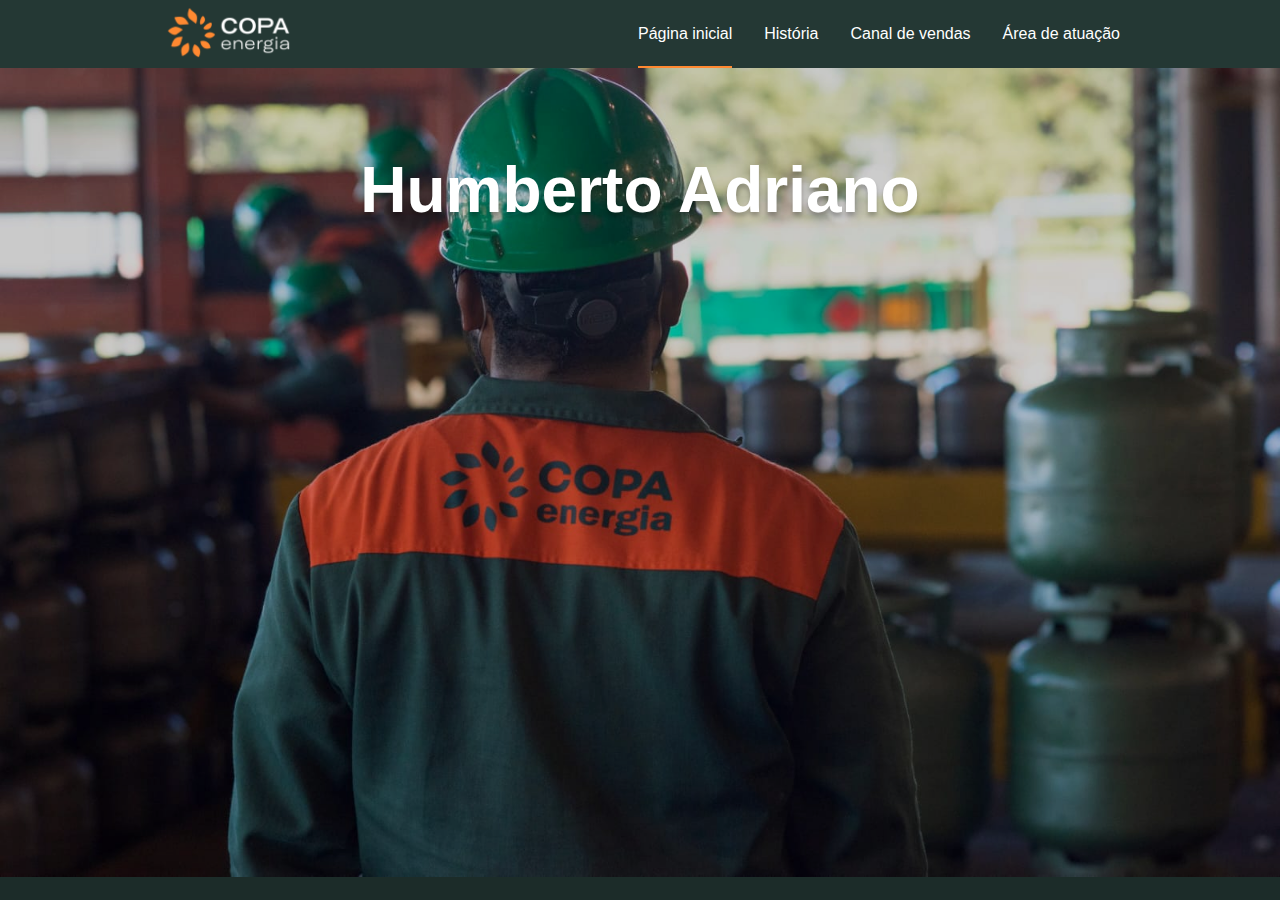
<file: index.html>
<!DOCTYPE html>

<html lang="PT-BR">
    <head>
        <meta charset="UTF-8">
        <meta name="viewport" content="width=device-width, initial-scale=1.0">
        
        <title>Revendas - Humberto Adriano</title>
        <link rel="icon" type="image/jpg" href="assets/images/icon.png">
        
        <link rel="preconnect" href="https://fonts.googleapis.com">
        <link rel="preconnect" href="https://fonts.gstatic.com" crossorigin>
        <link href="https://fonts.googleapis.com/css2?family=Fira+Code:wght@300..700&family=Poppins:ital,wght@0,100;0,200;0,300;0,400;0,500;0,600;0,700;0,800;0,900;1,100;1,200;1,300;1,400;1,500;1,600;1,700;1,800;1,900&display=swap" rel="stylesheet">
        
        <link rel="stylesheet" href="css/reset.css">
        <link rel="stylesheet" href="css/Components/titles.css">
        <link rel="stylesheet" href="css/Components/big-numbers.css">
        <link rel="stylesheet" href="css/Components/header.css">
        <link rel="stylesheet" href="css/Components/map.css">
        <link rel="stylesheet" href="css/Components/storyline.css">
        <link rel="stylesheet" href="css/style.css">
        <script defer src="script.js"></script>
    </head>

    <body>
        <header>
            <a href=""><img class="logo" src="assets/images/logo2.png" alt="Copa Energia" ></a>
            <nav class="nav-header">
                <a class="atalhos-de-navegacao" href="index.html">Página inicial</a>
                <a class="atalhos-de-navegacao" href="pages/historia.html">História</a>
                <a class="atalhos-de-navegacao" href="pages/canal-de-vendas.html">Canal de vendas</a>
                <a class="atalhos-de-navegacao" href="pages/area-de-atuacao.htm">Área de atuação</a>
            </nav>
        </header>

        <div class="cover">
            <h1 class="title">Humberto Adriano</h1>  
            <div class="subtitle">
                <h2>Gerência de Vendas Revendas</h2>
                <h2>GVR 75</h2>
            </div>
        </div>
        <nav class="navegation">
            <div class="card-navegation">
                <img class="icon-card" src="assets/images/pin1.png" alt="Copa Energia" >
                <h3 class="card-title">História</h3>
                <p class="card-text">Lorem ipsum dolor sit amet, consectetur adipiscing elit, sed do eiusmod tempor incididunt ut labore et dolore magna aliqua.</p>
                <a class="button" href="pages/historia.html">Ver Mais</a>
            </div>
            <div class="card-navegation">
                <img class="icon-card" src="assets/images/pin2.png" alt="Copa Energia">
                <h3 class="card-title">Venda ao Consumidor</h3>
                <p class="card-text">Lorem ipsum dolor sit amet, consectetur adipiscing elit, sed do eiusmod tempor incididunt ut labore et dolore magna aliqua.</p>
                <a class="button" href="pages/canal-de-vendas.html">Ver Mais</a>
            </div>
            <div class="card-navegation">
                <img class="icon-card" src="assets/images/pin3.png" alt="Copa Energia">
                <h3 class="card-title">Área de Atuação</h3>
                <p class="card-text">Lorem ipsum dolor sit amet, consectetur adipiscing elit, sed do eiusmod tempor incididunt ut labore et dolore magna aliqua.</p>
                <a class="button" href="pages/area-de-atuacao.htm">Ver Mais</a>
            </div>
        </nav>
    </body>

</html>
</file>
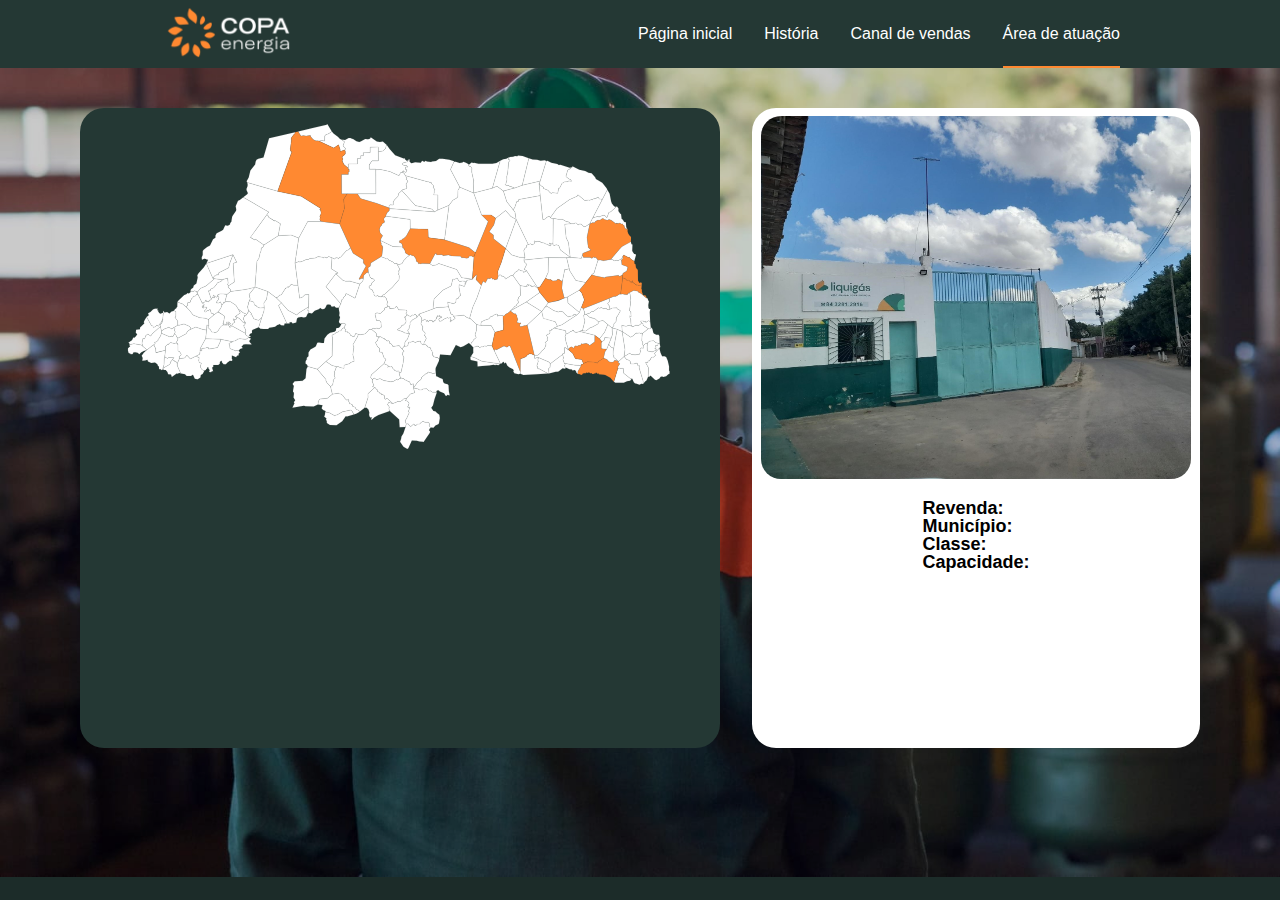
<file: pages/area-de-atuacao.htm>
<!DOCTYPE html>

<html lang="PT-BR">
    <head>
        <meta charset="UTF-8">
        <meta name="viewport" content="width=device-width, initial-scale=1.0">
        
        <title>Área de atuação - Humberto Adriano</title>
        <link rel="icon" type="image/jpg" href="../assets/images/icon.png">
        
        <link rel="preconnect" href="https://fonts.googleapis.com">
        <link rel="preconnect" href="https://fonts.gstatic.com" crossorigin>
        <link href="https://fonts.googleapis.com/css2?family=Fira+Code:wght@300..700&family=Poppins:ital,wght@0,100;0,200;0,300;0,400;0,500;0,600;0,700;0,800;0,900;1,100;1,200;1,300;1,400;1,500;1,600;1,700;1,800;1,900&display=swap" rel="stylesheet">
        
        <link rel="stylesheet" href="../css/reset.css">
        <link rel="stylesheet" href="../css/Components/titles.css">
        <link rel="stylesheet" href="../css/Components/big-numbers.css">
        <link rel="stylesheet" href="../css/Components/header.css">
        <link rel="stylesheet" href="../css/Components/map.css">
        <link rel="stylesheet" href="../css/Components/storyline.css">
        <link rel="stylesheet" href="../css/style.css">
        <script defer src="../script.js"></script>
    </head>

    <body>
        <header>
            <a href=""><img class="logo" src="../assets/images/logo2.png" alt="Copa Energia" ></a>
            <nav class="nav-header">
                <a class="atalhos-de-navegacao" href="../index.html">Página inicial</a>
                <a class="atalhos-de-navegacao" href="historia.html">História</a>
                <a class="atalhos-de-navegacao" href="canal-de-vendas.html">Canal de vendas</a>
                <a class="atalhos-de-navegacao" href="area-de-atuacao.htm">Área de atuação</a>
            </nav>
        </header>

        <div class="container">
            <div class="svg-container">
                
                <svg id="svgmap" width="0" viewBox="0 0 1900 1050">
                    <path id="mun_2400109"  d="M946.806 783.621L952.637 786.123L959.088 757.555L961.296 740.83L956.545 730.186L958.259 728.581L958.324 724.65L962.452 722.343L955.773 715.217L962.266 707.362L972.582 706.454L975.612 695.664L979.139 694.354L980.929 695.477L983.043 693.714L984.506 694.599L988.068 692.461L990.725 692.53L992.116 694.906L996.552 696.365L999.791 693.614L1010.76 691.871L1012.81 699.668L1018.77 702.73L1022.34 701.676L1026.14 700.722L1027.73 704.653L1031.41 706.247L1031.18 708.872L1040.23 711.78L1042.23 718.32L1044.51 719.83L1045.22 723.899L1047.56 725.918L1046.28 730.248V733.765L1048.51 734.639L1050.02 738.719L1060.97 741.106L1066.71 744.643L1065.58 750.93L1055.92 772.019L1055.52 778.08L1056.39 786.448L1046.01 788.605L1042.81 785.966L1038.7 785.916L1033.39 783.598L1030.15 788.648L1026.79 789.226L1012.9 800.805L1014.06 803.25L1010.62 807.568L1002.8 813.097L990.178 831.415L989.231 818.783L982.062 821.718L978.299 812.878L974.342 812.288L969.978 808.909L963.509 806.966L960.779 803.242L958.757 803.909L957.982 801.763L956.86 802.905L954.006 801.545L952.664 802.767L949.459 795.966L946.791 783.598L946.806 783.621Z" stroke="#646464" stroke-width="0.29004" stroke-linecap="round" stroke-linejoin="round"/>
                    <path class="svgbutton" id="assu"  d="M770.599 344.36L784.895 297.47L782.706 271.117L792.95 254.342L823.572 254.611L833.231 268.76L880.366 282.42L917.655 296.462L918.457 298.661L918.602 303.244L917.089 306.248L913.409 308.466L908.513 317.336L908.464 321.149L902.313 328.275L902.188 331.95L904.427 337.203L903.701 339.571L897.045 343.992L895.912 348.379L891.511 352.487L889.123 361.054L891.237 370.928L898.725 379.323L894.601 385.591L891.94 393.446L894.677 402.235L894.297 405.726L898.208 409.668L898.999 414.872L896.597 437.014L893.7 441.627L863.443 460.329L861.846 469.77L855.171 474.394L856.384 487.755L850.751 489.364L843.555 495.778L842.019 498.311L841.248 506.253L834.345 505.908L830.756 508.955L827.951 507.832L849.04 468.953L841.054 459.838L841.278 450.497L810.549 431.316L803.559 416.159L770.58 344.368L770.599 344.36Z" stroke="#646464" stroke-width="0.29004" stroke-linecap="round" stroke-linejoin="round"/>
                    <path id="mun_2400307"  d="M908.482 321.141L908.532 317.325L913.428 308.459L917.107 306.24L918.62 303.233L918.476 298.65L1052.3 307.876L1061.99 303.137L1095.72 288.619L1082.34 391.151L1036.57 385.56L1033.8 382.419L1033.17 359.92L980.332 358.736L980.032 330.77L908.494 321.13L908.482 321.141Z" stroke="#646464" stroke-width="0.29004" stroke-linecap="round" stroke-linejoin="round"/>
                    <path id="mun_2400406"  d="M241.81 669.047L241.978 661.755L249.808 656.46L263.545 650.993L272.676 655.702L277.568 652.629L282.376 654.039L280.419 660.119L283.03 665.273L280.058 671.284L275.553 679.07L271.855 677.396L269.871 678.794L268.004 677.955L266.871 679.679L241.803 669.066L241.81 669.047Z" stroke="#646464" stroke-width="0.29004" stroke-linecap="round" stroke-linejoin="round"/>
                    <path id="mun_2400505"  d="M345.221 736.179L355.016 731.252L356.7 719.604L361.547 720.872L361.341 713.661L373.034 712.546L376.447 710.941L381.796 711.611L381.788 715.236L392.629 714.309L408.301 710.784L416.219 693.645L417.462 686.469L453.763 693.94L442.052 699.37L444.583 705.017L445.287 714.243L461.654 720.55L464.733 719.723L470.941 720.864L474.92 725.033L470.53 730.405L471.686 734.298L466.022 735.773L463.54 739.62L450.897 734.907L450.772 745.156L452.657 747.156L451.779 749.543L449.989 750.949L444.975 750.743L437.053 756.133L433.184 760.528L426.311 761.011L421.088 754.497L421.001 750.072L415.379 753.179L415.086 759.287L410.453 762.854L395.043 763.18L394.731 764.513L397.479 765.318L392.249 771.517L395.472 781.51L391.428 781.59L389.177 784.41L383.046 783.648L385.004 777.797L381.59 774.199L380.788 769.479L378.238 769.912L377.23 774.463L374.767 774.72L373.562 777.559L369.613 779.571L366.8 779.452L361.148 775.992L358.038 770.088L357.571 764.904L360.308 757.739L354.146 755.681L352.31 749.888L353.747 741.233L347.136 738.397L345.221 736.187V736.179Z" stroke="#646464" stroke-width="0.29004" stroke-linecap="round" stroke-linejoin="round"/>
                    <path id="mun_2400604"  d="M489.752 640.349L491.414 638.448L489.35 634.073L486.651 632.268L487.152 630.505L485.214 627.241L485.655 622.532L488.392 618.984L487.54 615.612L491.892 616.758L495.059 612.164L497.769 609.06L497.484 607.187L498.94 607.011L500.251 601.796L502.08 601.827L509.237 610.823L506.949 613.011L510.184 613.976L515.905 626L529.767 630.072L533.033 628.739L540.19 620.413L530.649 650.904L512.784 658.334L510.4 661.192L510.762 667.706L506.265 669.591L501.357 675.277L505.904 676.694L507.234 678.488L500.662 681.652L498.803 677.572L493.869 676.38L490.984 671.568L490.847 668.664L492.109 667.56L490.482 663.924L491.953 661.932L491.395 657.843L486.358 649.031L487.403 647.406L485.86 647.05L486.084 645.107L489.224 644.605L489.752 640.341V640.349Z" stroke="#646464" stroke-width="0.29004" stroke-linecap="round" stroke-linejoin="round"/>
                    <path id="mun_2400703"  d="M917.655 296.462L917.214 289.604L920.871 287.477L929.758 287.849L929.914 278.577L933.806 272.615L944.111 261.645L945.89 253.821L955.598 245.001L995.75 289.654L1044.25 299.853L1052.28 307.884L918.457 298.661L917.655 296.462Z" stroke="#646464" stroke-width="0.29004" stroke-linecap="round" stroke-linejoin="round"/>
                    <path class="svgbutton" id="angicos"  d="M957.191 412.91L957.799 410.07L954.963 401.99L948.091 399.239L948.186 394.549L950.436 392.242L954.963 391.966L956.754 388.783L960.73 387.127L968.621 380.093L980.325 358.728L1033.16 359.908L1033.79 382.407L1036.56 385.553L1082.33 391.139L1154.88 414.427L1171.51 427.799L1174.79 427.718L1169.76 440.918L1167.38 443.102L1162.05 439.42L1155.21 440.09L1153.1 445.175L1146.55 446.366L1139.73 444.443L1132.8 444.504L1129.7 440.01L1103.15 439.221L1093.78 436.098L1078.2 438.385L1074.64 435.485L1058.33 436.569L1058.56 432.726L1054.48 432.676L1038.7 462.578L1015.15 462.007L1011.02 463.06L1007.83 461.601L1004.85 463.179L1004.08 458.666L998.791 455.826L996.522 446.562L991.166 439.477L985.046 438.205L980.264 434.857L978.709 437.389L973.342 436.745L973.156 434.312L968.708 432.933L965.755 429.692L964.474 422.381L962.208 421.898L962.482 416.979L958.688 416.182L957.202 412.898L957.191 412.91Z" stroke="#646464" stroke-width="0.29004" stroke-linecap="round" stroke-linejoin="round"/>
                    <path id="mun_2400901"  d="M372.852 685.189L375.626 659.211L376.695 643.64L382.598 647.269L380.036 648.786L380.583 652.636L387.524 658.61L391.192 665.392L397.78 665.372L400.49 667.392L404.645 665.53L409.936 661.449L417.276 649.801L424.715 643.395L426.672 643.452L426.897 644.793L428.668 643.671L430.31 643.828L430.926 645.709L431.131 642.092L433.731 640.981L435.727 642.035L435.765 645.414L436.936 641.996L434.875 637.759L436.742 636.774L434.446 635.728L438.433 635L439.95 636.506L441.238 634.475L444.66 638.268L440.417 638.525L439.11 638.763L438.745 641.502L440.398 638.889L442.052 642.655L439.098 645.376L441.368 644.717L445.131 639.628L448.153 640.525L448.407 644.299L442.607 650.177L446.264 650.667L450.361 646.284L490.878 668.702L491.011 671.61L493.896 676.419L498.834 677.61L500.693 681.691L493.36 686.35L487.153 686.381L474.647 684.764L467.911 686.224L463.802 689.841L459.191 691.91L455.348 691.841L453.801 693.948L417.5 686.48L372.89 685.208L372.852 685.189Z" stroke="#646464" stroke-width="0.29004" stroke-linecap="round" stroke-linejoin="round"/>
                    <path id="mun_2401008"  d="M364.314 424.45L367.044 420.634L377.379 412.584L385.882 408.561L394.925 389.376L401.889 385.307L402.052 378.763L405.584 372.062L420.553 364.433L424.844 361.387L431.139 348.417L437.886 349.433L443.546 347.54L444.789 345.915L446.382 340.693L449.137 338.394L451.563 322.689L454.075 318.401L463.266 305.167L463.783 300.247L462.023 291.554L469.056 275.247L474.286 273.166L484.773 264.886L560.44 308.96L554.738 316.891L506.022 384.104L517.802 391.158L521.664 389.909L545.95 406.541L542.897 414.634L540.632 414.07L538.461 415.787L537.503 424.615L534.831 430.35L531.285 446.324L525.427 454.941L519.661 531.809L502.844 536.675L486.701 539.602L447.427 544.936L445.659 540.56L446.83 539.039L440.026 532.687L439.832 528.112L458.036 516.947L454.645 461.16L465.114 457.807L454.037 435.496L375.049 461.386L380.203 450.424L375.558 450.133L373.661 448.11L368.56 447.362L362.36 450.485L361.57 449.393L361.235 443.45L364.288 436.067L364.345 424.469L364.314 424.45Z" stroke="#646464" stroke-width="0.29004" stroke-linecap="round" stroke-linejoin="round"/>
                    <path id="mun_2401107"  d="M775.703 93.4031L786.898 94.9702L797.556 89.2076L802.707 88.9509L809.161 92.3801L809.659 91.1157L820.747 98.5565L829.087 100.687L833.044 99.7213L846.656 91.7479L854.73 93.0314L858.797 91.8168L862.043 90.1041L863.031 86.606L881.235 99.1887L890.297 100.587L899.078 99.7404L910.877 110.059L908.961 112.404L907.349 119.875L899.146 127.887L885.584 129.894L885.47 116.158L861.515 116.308L861.583 132.45L841.266 132.488L841.315 141.673L833.622 141.703L833.701 149.428L823.678 150.148L823.739 165.984L796.606 166.076L796.754 178.578L783.594 168.045L778.315 156.968L780.28 151.244L778.353 147.052L778.588 143.753L782.538 141.734L787.806 135.998L787.464 127.906L785.499 124.902L787.426 122.802L787.924 119.235L780.698 112.741L785.039 100.055L775.715 93.3839L775.703 93.4031Z" stroke="#646464" stroke-width="0.29004" stroke-linecap="round" stroke-linejoin="round"/>
                    <path id="mun_2401206"  d="M1609.56 663.51L1608.48 645.295L1621.13 647.82L1625.15 646.253L1631.01 645.257L1638.66 648.008L1641.66 649.602L1649.46 644.755L1658.6 645.387L1665.43 640.636L1666.82 637.858L1671.53 639.935L1671.62 644.893L1687.39 655.25L1669.97 669.246L1666.69 668.445L1664.47 669.568L1661.23 667.649L1653.98 669.066L1652.71 667.606L1651.23 670.407L1648.48 669.706L1643.91 675.591L1634.78 680.35L1609.53 663.51H1609.56Z" stroke="#646464" stroke-width="0.29004" stroke-linecap="round" stroke-linejoin="round"/>
                    <path id="mun_2401305"  d="M638.311 460.191L649.497 455.907L652.664 457.098L661.608 454.428L671.21 449.845L677.292 449.796L682.355 446.692L698.312 445.244L706.933 441.232L720.454 442.899L722.704 444.581L725.578 442.324L732.891 444.945L738.084 440.542L748.123 444.619L745.971 477.084L766.418 490.199L759.534 492.299L730.379 530.369L774.062 580.895L768.9 592.937L759.838 592.949L755.653 588.819L747.195 590.305L743.432 584.294L737.263 583.504L732.774 584.098L728.98 592.209L725.023 596.405L718.588 597.432L713.258 593.941L708.674 597.332L696.845 601.689L688.543 610.225L680.918 608.558L677.702 609.612L679.766 602.804L675.992 601.443L678.367 590.531L679.306 553.726L667.914 554.603L661.178 560.791L651.999 564.852L647.118 527.756L638.33 460.221L638.311 460.191Z" stroke="#646464" stroke-width="0.29004" stroke-linecap="round" stroke-linejoin="round"/>
                    <path id="mun_2401404"  d="M1686.65 798.046L1687.72 771.567L1678.04 754.34L1680.06 756.244L1682.33 755.129L1685.5 755.907L1686.59 753.838L1685.54 751.52L1688.91 750.053L1691.53 751.306L1690.81 748.635L1692.3 747.934L1691.7 746.516L1693.85 746.941L1693.31 744.811L1695.06 744.823L1695.04 741.451L1699.37 739.344L1702.51 739.708L1708.87 734.405L1705.23 728.769L1720.17 712.496L1723.24 725.929L1726.76 734.071L1728.63 736.788L1731.34 737.803L1733.22 736.091L1740.24 738.907L1745 750.585L1748.91 767.812L1748.78 779.165L1750.45 782.349L1750.26 790.479L1749.61 789.199L1745.76 791.406L1740.25 796.422L1731.76 798.502L1728.34 797.131L1724 798.234L1720.25 803.437L1711 808.227L1706.81 806.817L1694.17 794.705L1691.44 795.82L1690.54 798.372L1686.6 798.046H1686.65Z" stroke="#646464" stroke-width="0.29004" stroke-linecap="round" stroke-linejoin="round"/>
                    <path id="mun_2401453"  d="M496.017 221.173L494.622 217.299L500.731 206.609L505.786 185.29L519.824 167.8L521.508 158.841L523.99 153.983L529.376 150.504L544.433 146.964L544.881 146.217L561.268 89.6212L638.603 71.6245L637.539 77.4676L635.319 78.1075L627.146 88.7821L627.515 97.1501L624.447 121.078L624.964 127.599L628.826 130.231L586.747 247.365L496.017 221.173Z" stroke="#646464" stroke-width="0.29004" stroke-linecap="round" stroke-linejoin="round"/>
                    <path id="mun_2401503"  d="M1277.36 602.516L1288.13 592.612L1289.03 589.991L1295.69 586.198L1296.66 582.639L1301.3 578.945L1300.76 572.382L1298.58 570.47L1301.34 566.508L1301.69 562.251L1307.99 556.17L1306.37 527.078L1327.49 530.338L1326.13 525.986L1328.66 524.909L1328.84 523.472L1331.1 524.169L1330.23 527.729L1334.93 524.771L1336.43 526.771L1337.94 526.005L1338.4 527.886L1340.02 527.354L1339.17 529.58L1341.85 530.664L1347.38 528.702L1348.24 526.978L1353.19 531.721L1357.83 532.488L1358.4 533.403L1365.1 547.645L1325.01 576.156L1277.36 602.516Z" stroke="#646464" stroke-width="0.29004" stroke-linecap="round" stroke-linejoin="round"/>
                    <path id="mun_2401602"  d="M1318.4 451.581L1317.74 448.347L1320.82 443.439L1317.51 422.753L1321.46 415.863L1323.85 415.166L1325.89 412.683L1325.5 407.568L1331.03 405.2L1337.37 402.924L1342.31 406.246L1348.21 402.944L1349.72 398.798L1347.86 395.614L1350.05 394.292L1352.14 397.219L1354.76 397.288L1356.32 395.771L1366.04 396.629L1368.49 399.101L1378.06 400.599L1382.91 403.595L1388.53 404.254L1391.47 407.614L1396.52 409.074L1397.7 407.89L1392.66 400.717L1394.57 400.66L1399.7 404.423L1401.1 401.733L1404.25 400.729L1403.95 405.043L1406.16 407.449L1408.28 408.108L1413.33 405.959L1420.24 407.687L1422.02 410.001L1426.33 421.316L1455.45 443.213L1444.55 444.83L1390.76 444.109L1318.4 451.569L1318.4 451.581Z" stroke="#646464" stroke-width="0.29004" stroke-linecap="round" stroke-linejoin="round"/>
                    <path id="mun_2401651"  d="M1047.81 596.631L1050.95 566.772L1077.95 540.48L1101.53 528.595L1106.85 507.851L1112.94 508.384L1118.91 504.924L1120.76 505.928L1123.34 511.594L1127.58 515.135L1135.19 513.33L1142.99 514.039L1144.6 516.196L1142.78 521.943L1143.12 526.219L1140.79 529.825L1125.88 524.553L1125.13 531.698L1129.85 557.45L1126.57 557.787L1122.49 565.374L1116.78 566.891L1115.78 577.209L1108.68 580.914L1091.72 576.55L1093.76 589.98L1079.59 591.765L1059.2 592.336L1047.78 596.643L1047.81 596.631Z" stroke="#646464" stroke-width="0.29004" stroke-linecap="round" stroke-linejoin="round"/>
                    <path id="mun_2401701"  d="M1447.27 560.802L1481.98 541.001L1489.37 548.266L1497.48 569.442L1488.42 592.366L1482.62 607.068L1448.47 578.569L1447.26 560.802H1447.27Z" stroke="#646464" stroke-width="0.29004" stroke-linecap="round" stroke-linejoin="round"/>
                    <path id="mun_2401800"  d="M1542.44 685.101L1557.31 665.755L1566.94 642.479L1579.88 653.043L1580.87 672.288L1577.85 681.56L1577.09 683.446L1558.05 681.484L1556.36 689.626L1549.14 694.078L1542.44 685.101Z" stroke="#646464" stroke-width="0.29004" stroke-linecap="round" stroke-linejoin="round"/>
                    <path id="mun_2401859"  d="M1223.98 238.054L1247.36 156.918L1256.67 152.01L1265.44 150.868L1275.24 145.477L1271.92 151.389L1272.07 152.987L1274.37 153.083L1276.77 155.569L1272.82 160.248L1269.83 192.563L1267.04 203.582L1267.52 213.651L1264.39 225.272L1262.18 227.705L1265.37 229.51L1273.25 230.138L1275.07 232.614L1281.3 233.617L1290.66 237.579L1257.1 246.775L1237.87 232.387L1223.98 238.062V238.054Z" stroke="#646464" stroke-width="0.29004" stroke-linecap="round" stroke-linejoin="round"/>
                    <path id="mun_2401909"  d="M1241.45 500.567L1240.07 485.755L1250.66 458.762L1263.71 416.691L1280.86 435.86L1304.62 443.175L1320.84 443.428L1317.76 448.336L1318.42 451.57L1319.42 456.899L1322.16 460.398L1324.25 460.892L1325.43 465.976L1318.91 479.279L1324.71 481.754L1324.64 485.007L1321.25 485.479L1317.6 488.042L1315.8 487.057L1315.36 484.199L1309.09 483.49L1302.4 479.253L1299.11 484.08L1294.31 485.942L1291.02 489.226L1285.36 497.452L1279.56 497.583L1263.16 508.008L1261.37 506.786L1262.43 503.87L1256.18 499.609L1251.58 499.15L1250.16 496.525L1246.25 495.146L1241.47 500.586L1241.45 500.567Z" stroke="#646464" stroke-width="0.29004" stroke-linecap="round" stroke-linejoin="round"/>
                    <path id="mun_2402006"  d="M743.576 826.913L749.768 822.399L752.3 810.031L751.311 808.05L757.625 801.656L754.713 795.625L756.071 786.211L754.539 782.23L757.5 779.341L759.29 774.62L759.366 771.842L762.418 768.363L766.182 767.39L773.982 770.858L783.827 772.613L783.64 763.405L800.936 758.766L801.897 756.685L808.112 753.217L813.696 752.489L812.795 743.796L809.884 732.857L812.769 709.331L810.097 702.542L824.648 677.434L825.955 671.844L831.463 672.997L844.923 670.84L850.4 666.947L858.083 657.724L865.316 656.966L878.848 668.181L880.513 671.499L880.589 678.587L892.92 678.794L885.938 681.108L882.885 691.407L879.415 693.269L877.461 696.599L883.201 708.308L889.887 714.289L888.587 724.067L896.927 725.228L902.716 741.754L908.288 745.834L902.362 759.248L865.141 792.008L862.921 800.215L867.977 805.732L868.163 813.913L872.903 823.235L867.969 827.296L871.467 827.652L874.409 830.607L854.947 848.308L855.296 859.266L845.333 889.777L831.071 900.999L828.304 899.857L826.738 897.03L819.74 894.792L816.817 888.236L808.709 885.252L809.367 881.409L801.799 877.88L800.518 878.638L799.286 873.861L797.811 873.033L797.576 866.125L796.344 865.255L792.52 867.554L787.662 864.22L779.634 852.653L773.64 849.205L769.85 849.025L768.409 846.879L749.08 849.481L743.538 826.921L743.576 826.913Z" stroke="#646464" stroke-width="0.29004" stroke-linecap="round" stroke-linejoin="round"/>
                    <path id="mun_2402105"  d="M1160.04 703.117L1161.94 695.676L1166.06 694.097L1167.47 689.013L1176.37 681.679L1173.1 674.978L1172.98 671.729L1176.82 660.583L1177.18 642.28L1187.38 645.326L1190.83 645.019L1220.52 645.858L1224.38 651.525L1231.98 665.863L1223.07 705.925L1210.68 705.055L1207.4 707.174L1200.03 706.603L1196.38 709.707L1193.24 708.603L1186.23 711.374L1181.92 706.948L1177.61 707.481L1172.86 709.688L1170.16 709.216L1167.32 713.826L1166.93 709.975L1160.04 703.117Z" stroke="#646464" stroke-width="0.29004" stroke-linecap="round" stroke-linejoin="round"/>
                    <path id="mun_2402204"  d="M1615.6 737.608L1631.66 728.117L1638.05 731.811L1648.29 732.6L1661.07 730.818L1664.25 722.205L1662.2 715.868L1667.31 711.895L1671.97 713.573L1672.07 705.55L1678.29 699.894L1684.75 697.802L1683.85 708.121L1684.45 721.159L1699.12 723.91L1712.02 718.094L1705.65 713.297L1710.25 713.688L1708.49 705.036L1715.83 704.385L1715.79 699.982L1717.01 698.741L1721.16 699.783L1723 709.837L1720.17 712.488L1705.24 728.757L1708.88 734.393L1702.52 739.696L1699.38 739.332L1695.05 741.439L1695.07 744.811L1693.32 744.8L1693.85 746.93L1691.71 746.505L1692.31 747.926L1690.82 748.624L1691.54 751.294L1688.92 750.045L1685.56 751.513L1686.6 753.827L1685.5 755.896L1682.34 755.118L1680.07 756.233L1678.06 754.329L1687.73 771.559L1686.66 798.039L1681.79 809.135L1677.68 811.805L1671.86 819.384L1671.67 810.483L1660 771.862L1660.42 764.57L1659.02 765.95L1656.4 765.478L1654.78 758.183L1651.08 757.605L1644.18 759.743L1634.72 760.007L1633.62 752.252L1629.44 748.842L1622.46 746.34L1616 738.397L1615.61 737.596L1615.6 737.608Z" stroke="#646464" stroke-width="0.29004" stroke-linecap="round" stroke-linejoin="round"/>
                    <path id="mun_2402303"  d="M519.641 531.79L525.408 454.918L531.265 446.309L534.812 430.331L537.484 424.596L538.438 415.768L540.609 414.051L542.878 414.614L545.93 406.522L588.526 379.146L626.743 376.997L649.505 386.016L638.31 460.183L647.098 527.717L646.053 526.269L634.136 526.307L628.845 523.797L626.344 523.874L622.775 529.008L619.753 529.886L618.875 532.618L615.541 530.92L614.435 534.28L612.253 534.361L609.585 537.396L611.208 533.917L597.972 554.239L591.343 556.316L586.698 562.063L582.281 563.235L557.585 545.013L519.63 531.748L519.641 531.79Z" stroke="#646464" stroke-width="0.29004" stroke-linecap="round" stroke-linejoin="round"/>
                    <path id="mun_2402402"  d="M990.196 831.415L1002.82 813.097L1010.64 807.568L1014.08 803.25L1012.92 800.805L1026.81 789.226L1030.17 788.648L1033.41 783.598L1038.72 785.916L1042.83 785.966L1046.02 788.605L1056.41 786.448L1057.42 796.272L1060.37 796.824L1068.74 801.813L1076.67 804.522L1078.56 814.012L1082.69 817.687L1091.56 819.955L1094.14 822.989L1095.13 840.641L1097.49 852.251L1096.43 853.776L1091.49 851.5L1086.51 856.071L1080.74 847.105L1068.03 841.312L1065.39 838.599L1062.79 838.128L1058.01 840.48L1059.25 845.251L1054.49 843.802L1046.67 844.239L1041.2 839.676L1039.32 840.618L1035.33 839.703L1029.98 833.81L1019.02 833.94L1013.72 837.12L1008.21 837.231L1003.39 833.921L990.208 831.434L990.196 831.415Z" stroke="#646464" stroke-width="0.29004" stroke-linecap="round" stroke-linejoin="round"/>
                    <path id="mun_2402501"  d="M823.571 254.61L878.369 254.472L877.92 183.21L892.585 182.482L919.619 188.268L945.92 200.13L948.47 199.176L951.139 191.904L958.209 190.877L963.557 195.314L964.925 199.973L966.917 201.187L970.057 208.766L968.932 212.272L972.433 216.077L973.06 218.897L968.901 224.088L968.286 228.552L970.361 235.273L968.943 239.522L957.376 242.989L955.597 245.012L945.889 253.833L944.11 261.656L933.805 272.622L929.913 278.588L929.757 287.86L920.87 287.485L917.213 289.615L917.654 296.474L880.365 282.431L833.23 268.772L823.571 254.622V254.61Z" stroke="#646464" stroke-width="0.29004" stroke-linecap="round" stroke-linejoin="round"/>
                    <path class="svgbutton" id="ceara-mirim"  d="M1491.33 437.347L1492.68 431.416L1516.61 421.512L1508.76 414.358L1504.94 384.419L1513.34 343.571L1522.48 340.168L1527.09 340.663L1530.19 336.563L1533.95 335.095L1534.47 333.49L1541.22 332.287L1543.6 333.076L1550.35 328.099L1553.48 327.919L1557.11 331.141L1566.54 333.134L1567.62 331.586L1571.63 331.203L1577.64 333.597L1590.33 342.613L1593.66 341.804L1597.81 343.138L1600.59 341.138L1603.94 341.176L1604.98 343.552L1608.98 344.624L1610.52 343.728L1612.51 347.513L1614.64 348.192L1616.7 350.349L1616.02 352.529L1617.68 355.828L1622.02 360.759L1623.45 355.958L1625.72 359.813L1625.69 366.395L1627.85 373.016L1633.17 380.576L1635.16 381.441L1635.95 384.725L1635.39 397.484L1609.44 411.507L1604.98 415.55L1575.99 449.597L1554.26 453.777L1544.38 451.489L1537.83 451.784L1531.51 444.01L1527.97 444.347L1524.89 442.581L1520.35 446.19L1518.04 445.884L1515.13 444.06L1494.73 443.911L1491.38 437.397L1491.33 437.347Z" stroke="#646464" stroke-width="0.29004" stroke-linecap="round" stroke-linejoin="round"/>
                    <path id="mun_2402709"  d="M1093.79 589.972L1091.76 576.539L1108.71 580.903L1115.82 577.197L1116.82 566.879L1122.53 565.366L1126.61 557.776L1129.89 557.442L1125.17 531.691L1125.92 524.545L1140.83 529.817L1143.16 526.211L1142.82 521.932L1143.58 523.863L1148.78 511.062L1164.77 508.245L1174.18 496.548L1178.48 495.571L1176.19 509.939L1191.74 526.487L1178.11 565.178L1166.29 591.144L1157 623.153L1159.9 626.199L1148.65 621.842L1138.69 615.329L1108.26 618.137L1106.48 613.386L1104.58 611.831L1101.56 612.915L1093.8 589.96L1093.79 589.972Z" stroke="#646464" stroke-width="0.29004" stroke-linecap="round" stroke-linejoin="round"/>
                    <path id="mun_2402808"  d="M1160.26 737.803L1167.51 726.562L1167.3 713.837L1170.15 709.224L1172.85 709.699L1177.6 707.492L1181.91 706.96L1186.22 711.381L1193.23 708.615L1196.37 709.718L1200.02 706.615L1207.39 707.186L1210.66 705.067L1223.06 705.933L1229.66 719.837L1248.53 759.524L1247.7 759.819L1193.03 752.145L1173.17 741.853L1160.25 737.815L1160.26 737.803Z" stroke="#646464" stroke-width="0.29004" stroke-linecap="round" stroke-linejoin="round"/>
                    <path id="mun_2402907"  d="M186.845 707.975L183.808 698.423L186.769 684.468L191.919 684.775L195.314 675.215L201.472 670.928L209.792 677.097L215.034 669.568L238.655 648.954L241.977 661.736L241.81 669.027L239.415 675.798L233.588 686.066L231.372 687.032L232.288 689.239L226.373 694.58L222.112 695.162L221.496 696.787L223.568 699.174L219.197 703.036L213.742 706.228L197.404 719.297L197.944 717.259L186.837 707.933L186.845 707.975Z" stroke="#646464" stroke-width="0.29004" stroke-linecap="round" stroke-linejoin="round"/>
                    <path id="mun_2403004"  d="M892.94 678.813L899.721 683.936L904.26 684.637L904.887 687.001L907.544 687.27L908.639 689.791L911.28 690.009L912.345 692.274L914.28 690.117L918.594 692.461L920.008 699.596L922.962 699.124L925.561 702.841L927.88 704.397L928.682 707.826L947.452 705.282L955.785 715.228L962.463 722.351L958.335 724.658L958.267 728.589L956.556 730.198L961.308 740.838L959.099 757.563L952.645 786.134L946.818 783.629L947.179 780.713L939.964 781.372L933.992 779.422L932.004 775.617L929.591 774.939L925.653 767.272L922.825 768.659L915.941 767.735L913.314 770.621L915.074 766.214L914.397 764.482L902.382 759.268L908.308 745.857L902.735 741.777L896.946 725.248L888.607 724.087L889.906 714.309L883.22 708.328L877.48 696.622L879.438 693.289L882.909 691.427L885.957 681.128L892.94 678.813Z" stroke="#646464" stroke-width="0.29004" stroke-linecap="round" stroke-linejoin="round"/>
                    <path id="mun_2403103"  d="M1014.48 630.505L1019.81 630.425L1021.76 627.222L1024.6 627.517L1027.73 629.774L1028.39 634.103L1031.75 630.298L1033.27 630.417L1032.69 634.643L1034.05 634.831L1036.65 630.613L1040.37 630.375L1042.01 631.609L1045.24 630.318L1047.55 635.904L1048.57 633.233L1049.19 634.663L1051.16 633.716L1051.17 631.747L1053.97 629.954L1055.43 629.892L1058.77 623.812H1056.67L1057.2 622.444L1059.54 622.156L1059.07 619.938L1062.37 620.007L1060.74 617.26L1061.92 616.187L1064.1 617.919L1067.17 615.562L1067.98 615.999L1066.45 618.264L1067.54 619.823L1067.61 617.605L1071.16 617.781L1071.27 619.624L1072.02 618.54L1072.57 620.846L1073.68 619.892L1074.62 621.566L1072.54 621.39L1072.56 622.946L1070.78 623.39L1071.11 621.379L1070.05 623.379L1064.88 626.099L1067.44 633.038L1072.46 632.663L1080.77 626.712L1091.69 621.716L1093.58 623.873L1100.55 621.919L1101.42 627.31L1099.49 629.517L1101.42 630.601L1098.67 632.693L1098.65 634.601L1101.16 634.525L1102.68 630.111L1107.49 629.49L1114.1 624.08L1108.25 618.118L1138.68 615.31L1148.64 621.823L1159.9 626.18L1177.19 642.26L1176.83 660.564L1172.99 671.706L1173.11 674.959L1176.38 681.66L1167.48 688.994L1166.07 694.078L1161.95 695.657L1160.05 703.097L1154.6 697.676L1138.43 707.059L1130.11 710.458L1115.89 703.274L1099.97 733.91L1069.01 732.079L1066.74 744.616L1061 741.075L1050.05 738.692L1048.54 734.612L1046.31 733.734V730.217L1047.59 725.891L1045.25 723.868L1044.54 719.799L1042.26 718.293L1040.25 711.749L1031.21 708.841L1031.43 706.22L1027.76 704.622L1026.17 700.691L1022.37 701.645L1020.89 700.17L1021.38 696.247L1026 689.043L1028.13 682.53L1025.05 679.771L1025 676.545L1021.37 674.438L1023.98 672.882L1024.78 668.319L1016.55 659.043L1017.45 649.72L1016.31 646.874L1011.98 641.057L1014.49 630.475L1014.48 630.505Z" stroke="#646464" stroke-width="0.29004" stroke-linecap="round" stroke-linejoin="round"/>
                    <path id="mun_2403202"  d="M197.583 620.206L204.14 615.417L202 609.65L209.07 605.313L217.193 597.558L220.888 597.094L222.374 595.393L225.29 596.248L230.57 595.175L229.425 600.409L232.691 601.374L232.063 604.282L235.329 608.597L238.525 611.072L246.496 607.593L246.747 601.57L250.092 605.984L247.158 611.374L245.744 626.789L240.05 637.827L235.378 642.862L234.519 646.655L232.58 647.858L228.038 644.555L224.644 649.387L219.151 651.218L216.733 650.648L216.589 646.931L212.294 646.824L197.591 620.237L197.583 620.206Z" stroke="#646464" stroke-width="0.29004" stroke-linecap="round" stroke-linejoin="round"/>
                    <path class="svgbutton" id="parnamirim"  d="M1604.91 552.63L1610.98 503.977L1618.94 506.962L1623.51 511.042L1628.6 510.747L1636.53 518.012L1639.62 513.023L1641.61 513.82L1640.08 516.472L1640.95 517.813L1643.29 518.464L1645.45 521.491L1646.77 520.797L1651.06 526.024L1652.25 524.97L1658.3 526.407L1667.69 525.568L1666.63 537.02L1668.1 539.15L1668.15 545.3L1671.65 554.879L1679.36 556.898L1682.5 563.818L1681.73 564.507L1665.3 550.948L1658.54 547.607L1656 544.066L1643.58 541.79L1627.11 550.798L1625.15 554.358L1616.93 554.032L1611.54 552.258L1604.93 552.63H1604.91Z" stroke="#646464" stroke-width="0.29004" stroke-linecap="round" stroke-linejoin="round"/>
                    <path id="mun_2403301"  d="M238.663 648.974L237.599 644.724L243.612 636.448L245.745 626.778L247.159 611.367L250.093 605.976L251.207 607.455L258.707 605.946L265.435 610.402L271.672 604.202L277.811 602.762L278.75 600.899L284.79 604.968L284.517 617.291L282.521 622.03L290.032 632.379L290.237 644.881L277.576 652.617L272.687 655.694L263.557 650.981L249.819 656.453L241.989 661.744L238.663 648.962V648.974Z" stroke="#646464" stroke-width="0.29004" stroke-linecap="round" stroke-linejoin="round"/>
                    <path id="mun_2403400"  d="M953.184 981.76L954.336 974.952L959.859 966.043L966.45 946.698L968.309 937.817L974.075 937.621L978.808 944.085L982.122 945.418L990.493 938.104L992.272 938.755L993.119 941.506L997.601 942.361L1001.38 938.173L1008.35 938.46L1013.08 932.801L1016.84 930.575L1019.29 930.269L1023.83 932.931L1035.59 933.169L1038.01 939.476L1036.69 941.909L1038.69 946.284L1042.16 948.668L1037.87 951.913L1036.22 956.476L1039.21 960.258L1038.7 963.944L1020.07 991.784L1017.06 990.523L1007.76 990.435L999.859 988.109L985.201 987.37L974.779 1010.23L971.65 1012.38L960.281 1005.67L950.603 991.795L950.307 990.672L953.203 981.779L953.184 981.76Z" stroke="#646464" stroke-width="0.29004" stroke-linecap="round" stroke-linejoin="round"/>
                    <path id="mun_2403509"  d="M1584.35 713.01L1594.67 657.043L1609.56 663.511L1618.02 716.891L1615.61 737.597L1598.91 752.26L1584.37 739.903L1584.51 734.739L1582.48 732.206L1582.79 721.535L1584.36 713.01H1584.35Z" stroke="#646464" stroke-width="0.29004" stroke-linecap="round" stroke-linejoin="round"/>
                    <path id="mun_2403608"  d="M1575.96 449.551L1604.95 415.5L1609.41 411.461L1635.36 397.438L1637.18 404.354L1640.22 405.576L1639.46 423.818L1640.75 427.109L1645.29 433.615L1648.63 433.654L1650.75 436.067L1645.57 455.099L1635.7 448.731L1630.98 443.163L1627.98 443.911L1616.79 437.596L1614.12 437.044L1611.82 439.113L1608.99 446.612L1597.32 453.807L1593.53 452.179L1585.47 453.926L1582.58 450.635L1575.98 449.558L1575.96 449.551Z" stroke="#646464" stroke-width="0.29004" stroke-linecap="round" stroke-linejoin="round"/>
                    <path id="mun_2403707"  d="M545.93 406.53L521.645 389.897L517.783 391.15L505.999 384.092L554.719 316.884L558.22 318.853L559.999 324.106L577.412 335.126L580.882 334.919L595.068 343.44L588.519 379.177L545.919 406.553L545.93 406.53Z" stroke="#646464" stroke-width="0.29004" stroke-linecap="round" stroke-linejoin="round"/>
                    <path id="mun_2403756"  d="M1038.69 462.608L1054.47 432.707L1058.54 432.757L1058.32 436.6L1074.63 435.516L1078.19 438.412L1093.77 436.125L1103.14 439.251L1129.7 440.037L1132.79 444.531L1139.72 444.474L1146.54 446.397L1153.09 445.202L1155.2 440.117L1162.04 439.447L1167.37 443.133L1169.75 440.945L1164.76 508.253L1132.88 503.651L1118.25 479.567L1064.85 461.869L1057.73 466.064L1046.5 467.888L1038.69 462.608Z" stroke="#646464" stroke-width="0.29004" stroke-linecap="round" stroke-linejoin="round"/>
                    <path id="mun_2403806"  d="M865.339 656.985L870.353 654.096L873.158 654.089L875.458 655.909L881.205 652.816L885.744 655.004L888.929 654.315L894.346 650.636L893.437 636.586L890.024 631.647L879.966 630.624L875.701 611.306L881.441 608.202L891.149 609.938L904.327 598.731L903.586 595.451L905.198 593.133L910.713 591.252L915.894 589.539L919.832 590.01L919.297 594.899L926.051 595.57L934.782 593.865L938.333 589.382L940.697 589.056L946.083 599.118L968.484 599.964L971.046 603.67L967.651 609.731L971.046 614.126L968.054 617.938L962.402 621.536L965.568 620.965L965.705 625.785L968.316 632.632L966.667 638.575L959.623 644.912L955.803 644.655L951.96 652.502L946.855 654.541L941.754 658.698L958.969 664.426L962.949 667.185L978.26 670.438L972.011 686.392L967.488 690.994L964.359 696.875L964.671 702.121L962.295 707.354L955.803 715.205L947.471 705.262L928.701 707.806L927.899 704.377L925.584 702.818L922.984 699.105L920.03 699.576L918.612 692.442L914.298 690.097L912.363 692.254L911.299 689.99L908.657 689.772L907.562 687.25L904.905 686.982L904.278 684.618L899.743 683.917L892.958 678.794L880.627 678.587L880.551 671.499L878.89 668.181L865.358 656.966L865.339 656.985Z" stroke="#646464" stroke-width="0.29004" stroke-linecap="round" stroke-linejoin="round"/>
                    <path id="mun_2403905"  d="M316.799 592.148L315.587 590.14L316.644 587.627L319.498 586.048L319.449 578.443L321.961 577.159L324.58 577.849L328.541 575.504L327.135 572.5L329.628 569.925L331.818 565.059L335.064 563.029L336.147 559.136L342.883 558.27L346.031 553.024L348.387 553.963L350.121 553.044L362.497 578.098L369.32 583.941L367.921 586.305L365.04 586.711L363.2 588.65L364.588 593.715L366.142 594.24L365.481 589.658L367.317 587.42L367.279 590.593L376.907 591.382L373.593 598.968L369.906 601.325L370.837 605.532L373.996 605.386L374.669 603.551L378.599 601.401L380.446 601.995L385.297 598.348L386.46 598.397L389.873 609.011L396.423 611.072L397.194 614.628L381.628 627.923L371.989 624.513L355.035 622.475L335.387 614.501L325.979 601.953L316.792 592.16L316.799 592.148Z" stroke="#646464" stroke-width="0.29004" stroke-linecap="round" stroke-linejoin="round"/>
                    <path id="mun_2404002"  d="M450.331 646.264L454.204 639L458.945 636.701L457.861 635.234L459.169 634.249L457.614 633.804L458.895 631.402L456.002 630.781L454.478 625.409L460.176 628.298L464.646 626.425L464.43 623.053L460.902 619.685L461.712 618.038L473.465 625.272L483.721 635.916L488.472 635.835L489.753 640.341L489.225 644.605L486.085 645.107L485.861 647.05L487.404 647.406L486.359 649.031L491.395 657.843L491.954 661.932L490.483 663.924L492.11 667.56L490.848 668.664L450.331 646.241V646.264Z" stroke="#646464" stroke-width="0.29004" stroke-linecap="round" stroke-linejoin="round"/>
                    <path id="mun_2404101"  d="M1154.22 168.803L1162.51 162.064L1168.21 163.106L1169.73 162.723L1183.04 165.631L1223.98 165.474L1236.17 163.274L1247.36 156.937L1223.98 238.073L1168.73 252.56L1167.61 223.46L1168.52 215.655L1162.86 190.03L1163.21 178.52L1160.82 174.125L1154.84 172.911L1153.68 170.734L1154.21 168.822L1154.22 168.803Z" stroke="#646464" stroke-width="0.29004" stroke-linecap="round" stroke-linejoin="round"/>
                    <path id="mun_2404200"  d="M1609.56 663.51L1634.81 680.35L1643.93 675.591L1648.51 669.706L1651.26 670.407L1652.74 667.606L1654.01 669.066L1661.26 667.648L1664.5 669.568L1666.72 668.445L1670 669.246L1668.7 676.507L1667.94 691.515L1670.73 694.58V703.097L1672.08 705.557L1671.98 713.581L1667.32 711.906L1662.2 715.876L1664.26 722.213L1661.08 730.826L1648.3 732.612L1638.06 731.822L1631.66 728.125L1615.61 737.616L1618.02 716.914L1609.56 663.529V663.51Z" stroke="#646464" stroke-width="0.29004" stroke-linecap="round" stroke-linejoin="round"/>
                    <path id="mun_2404309"  d="M484.766 264.879L496.264 256.001L497.69 254.944L497.914 251.319L494.736 245.1L494.094 240.33L497.515 231.61L497.553 225.422L496.017 221.161L586.747 247.357L656.693 262.289L714.657 298.267L713.874 300.198L711.167 301.106L714.14 303.489L715.763 309.857L715.155 315.394L711.89 321.612L713.456 325.348L711.851 330.494L715.155 337.084L676.117 337.214L649.505 386.005L626.743 376.989L588.526 379.135L595.076 343.402L580.893 334.877L577.419 335.084L560.006 324.068L558.227 318.815L554.73 316.842L560.428 308.911L484.766 264.84V264.879Z" stroke="#646464" stroke-width="0.29004" stroke-linecap="round" stroke-linejoin="round"/>
                    <path id="mun_2404408"  d="M709.282 98.2419L718.45 96.1422L725.969 98.2112L726.437 83.2338L729.538 79.5172L738.68 75.9616L747.662 69.5859L752.63 75.4597L765.554 85.391L771.929 92.1996L775.704 93.4142L785.032 100.085L780.691 112.767L787.917 119.262L787.415 122.829L785.492 124.928L772.115 129.415L772.438 124.062L767.679 109.3L753.383 118.936L709.271 98.261L709.282 98.2419Z" stroke="#646464" stroke-width="0.29004" stroke-linecap="round" stroke-linejoin="round"/>
                    <path id="mun_2404507"  d="M1110.81 157.972L1127.05 163.343L1135.59 161.907L1138.06 159.569L1145.89 162.278L1153.77 167.206L1154.22 168.803L1153.7 170.715L1154.85 172.891L1160.83 174.106L1163.22 178.501L1162.86 190.011L1168.53 215.632L1167.62 223.437L1168.74 252.541L1127.63 235.177L1099.86 182.286L1110.83 157.964L1110.81 157.972Z" stroke="#646464" stroke-width="0.29004" stroke-linecap="round" stroke-linejoin="round"/>
                    <path id="mun_2404606"  d="M1444.57 444.83L1455.46 443.213L1488.45 446.236L1491.33 437.339L1494.68 443.853L1515.08 444.002L1517.99 445.822L1520.3 446.129L1524.84 442.523L1527.92 444.286L1531.46 443.953L1537.79 451.727L1525.87 490.958L1523.18 491.188L1519.67 494.939L1501.21 518.338L1472.04 511.912L1453.82 483.214L1452.35 477.16L1444.55 444.819L1444.57 444.83Z" stroke="#646464" stroke-width="0.29004" stroke-linecap="round" stroke-linejoin="round"/>
                    <path id="mun_2404705"  d="M891.951 393.457L894.612 385.603L898.737 379.334L891.248 370.935L889.135 361.062L891.522 352.498L895.92 348.387L897.053 344.004L903.712 339.578L904.435 337.214L902.196 331.961L902.325 328.287L908.475 321.16L980.009 330.796L980.314 358.767L968.61 380.131L960.722 387.166L956.742 388.821L954.952 392.005L950.425 392.281L948.178 394.587L948.08 399.281L954.952 402.028L957.788 410.109L957.183 412.948L928.279 411.055L891.94 393.495L891.951 393.457Z" stroke="#646464" stroke-width="0.29004" stroke-linecap="round" stroke-linejoin="round"/>
                    <path id="mun_2404804"  d="M728.835 899.927L731.142 903.049L740.029 904.41L755.367 913.203L763.973 910.54L779.166 901.996L803.783 896.498L809.325 901.463L809.454 903.946L812.427 906.253L812.757 909.793L792.881 915.693L788.814 915.26L778.558 929.64L761.441 941.752L741.884 941.426L732.746 935.334L732.629 929.69L730.321 924.701L731.758 921.556L724.737 915.762L726.653 912.019L728.843 899.927H728.835Z" stroke="#646464" stroke-width="0.29004" stroke-linecap="round" stroke-linejoin="round"/>
                    <path id="mun_2404853"  d="M891.951 393.457L928.29 411.017L957.191 412.91L958.677 416.189L962.471 416.99L962.197 421.906L964.466 422.389L965.747 429.703L968.701 432.945L973.148 434.324L973.334 436.757L978.702 437.397L970.654 443.094L961.307 452.938L955.195 463.237L952.626 462.034L949.858 465.041L946.038 465.306L939.945 461.513L933.688 462.233L928.458 456.715L924.858 456.478L922.022 453.788L918.563 453.144L913.47 447.596L907.916 448.278L904.514 445.478L893.711 441.635L896.604 437.025L899.01 414.879L898.216 409.676L894.308 405.733L894.688 402.247L891.951 393.457Z" stroke="#646464" stroke-width="0.29004" stroke-linecap="round" stroke-linejoin="round"/>
                    <path id="mun_2404903"  d="M394.77 505.901L398.213 499.464L400.156 498.054L401.908 498.793L406.397 494.222L410.119 496.054L412.194 488.95L441.319 474.551L444.173 461.8L454.018 435.485L465.095 457.796L454.623 461.148L458.017 516.935L439.813 528.104L439.939 526.307L438.042 524.928L439.734 519.912L438.053 505.28L424.639 508.924L422.967 510.127L399.24 507.142L394.781 505.889L394.77 505.901Z" stroke="#646464" stroke-width="0.29004" stroke-linecap="round" stroke-linejoin="round"/>
                    <path id="mun_2405009"  d="M1160.26 737.804L1173.18 741.846L1193.04 752.133L1247.71 759.812L1245.62 760.551L1241.98 763.862L1234.79 762.187L1232.84 763.505L1227.66 762.264L1215.05 764.601L1193.97 766.088L1180.33 767.636L1179.71 752.854L1159.92 747.884L1158.67 741.352L1160.26 737.796V737.804Z" stroke="#646464" stroke-width="0.29004" stroke-linecap="round" stroke-linejoin="round"/>
                    <path id="mun_2405108"  d="M1168.72 252.549L1223.97 238.062L1237.85 232.388L1257.08 246.775L1267.15 278.289L1286 301.727L1291.33 308.942L1294.89 330.77L1279.04 322.271L1263.32 304.566L1234.28 327.635L1220.3 317.444L1192.12 317.336L1168.69 252.542L1168.72 252.549Z" stroke="#646464" stroke-width="0.29004" stroke-linecap="round" stroke-linejoin="round"/>
                    <path id="mun_2405207"  d="M582.288 563.274L586.709 562.101L591.354 556.358L597.979 554.277L611.219 533.955L609.596 537.434L612.264 534.399L614.446 534.319L615.548 530.959L618.882 532.656L619.764 529.924L622.786 529.051L626.351 523.913L628.856 523.836L634.144 526.349L646.064 526.307L647.109 527.756L651.986 564.852L661.166 560.791L667.906 554.603L679.294 553.726L678.355 590.531L649.698 608.597L643.099 614.777L617.145 600.359L598.185 578.581L582.288 563.293V563.274Z" stroke="#646464" stroke-width="0.29004" stroke-linecap="round" stroke-linejoin="round"/>
                    <path id="mun_2405306"  d="M1407 653.349L1417.33 648.196L1430.92 643.226L1474.57 614.804L1482.63 607.06L1488.43 592.355L1491.95 593.489L1493.93 596.328L1497.82 605.179L1498.1 610.903L1500.02 612.49L1495.57 614.923L1496.47 624.444L1498.83 629.36L1498.31 635.314L1491.64 661.242L1487.77 660.629L1483.98 663.686L1473.2 666.326L1467.86 664.84L1464.52 660.196L1462.48 660L1459.91 663.449L1457.94 662.384L1448.22 669.775L1442.9 671.077L1441.54 661.046L1406.99 653.337L1407 653.349Z" stroke="#646464" stroke-width="0.29004" stroke-linecap="round" stroke-linejoin="round"/>
                    <path id="mun_2405405"  d="M1307 788.724L1306.9 782.724L1307.1 745.401L1324 738.712L1327.72 733.459L1330.71 732.504L1332.86 729.615L1339.19 729.604L1349.17 734.179L1350.1 743.777L1354.65 741.658L1361.25 740.911L1359.34 748.122L1360.65 752.095L1356.29 766.375L1359.54 768.444L1358.35 769.153L1359.18 774.069L1363.36 774.483L1389.52 788.222L1356.96 790.184L1316.39 792.629L1307.02 788.744L1307 788.724Z" stroke="#646464" stroke-width="0.29004" stroke-linecap="round" stroke-linejoin="round"/>
                    <path id="mun_2405504"  d="M1263.69 416.691L1294.91 330.758L1331.03 405.193L1325.5 407.557L1325.89 412.672L1323.85 415.155L1321.46 415.856L1317.51 422.745L1320.82 443.428L1304.6 443.175L1280.84 435.86L1263.69 416.691H1263.69Z" stroke="#646464" stroke-width="0.29004" stroke-linecap="round" stroke-linejoin="round"/>
                    <path id="mun_2405603"  d="M672.95 746.842L673.35 741.777L678.249 737.102L678.348 725.91L683.989 716.864L697.449 709.699L700.209 707.442L704.382 697.193L709.514 696.254L718.606 698.051L724.004 697.676L725.863 684.342L734.328 673.008L742.413 667.548L755.66 663.912L759.788 660.403L760.412 653.556L768.751 652.215L772.556 647.847L776.456 639.808L782.477 639.088L789.928 641.797L785.325 647.613L787.024 650.127L783.671 652.598L779.243 654.41L775.81 659.874L773.75 661.755L769.671 661.97L766.554 665.066L760.697 666.445L755.846 670.87L750.031 673.384L747.742 676.457L749.882 681.553L748.582 736.581L730.162 752.842L704.531 775.429L676.197 767.436L674.201 762.578L669.393 758.313L669.959 751.413L672.931 746.861L672.95 746.842Z" stroke="#646464" stroke-width="0.29004" stroke-linecap="round" stroke-linejoin="round"/>
                    <path id="mun_2405702"  d="M867.989 805.744L873.375 801.732L881.403 806.702L888.481 803.518L891.735 803.813L900.367 808.602L921.859 812.71L930.91 811.33L935.368 808.277L937.474 807.863L939.34 805.154L943.689 807.675L948.938 802.529L952.686 802.778L954.024 801.556L956.879 802.916L958.004 801.771L958.776 803.92L960.798 803.25L963.527 806.974L970.001 808.916L974.361 812.296L978.318 812.89L982.085 821.729L989.25 818.79L990.196 831.427L993.648 845.251L980.88 849.439L969.978 861.581L959.947 864.125L958.031 867.121L951.041 871.673L941.511 871.14L940.736 873.022L929.112 877.558L927.948 876.324L912.04 862.715L909.509 862.508L905.734 865.554L904.26 862.458L903.974 854.328L898.333 850.753L894.266 851.094L893.943 847.006L889.712 846.868L888.842 844.592L882.703 840.986L882.156 835.772L879.164 834.856L877.051 830.576L874.409 830.618L871.467 827.66L867.97 827.308L872.904 823.246L868.164 813.924L867.977 805.744H867.989Z" stroke="#646464" stroke-width="0.29004" stroke-linecap="round" stroke-linejoin="round"/>
                    <path id="mun_2405801"  d="M1286.01 301.715L1290.52 295.213L1296.23 278.538L1298.25 276.99L1301.13 277.316L1302.46 271.668L1366.38 259.99L1374.25 331.202L1381.5 329.585L1384.15 325.9L1391.33 321.543H1393.42L1396.44 325.29L1402.41 328.7L1405.05 328.287L1404.27 400.718L1401.11 401.722L1399.71 404.415L1394.58 400.649L1392.67 400.71L1397.72 407.883L1396.53 409.067L1391.48 407.607L1388.54 404.247L1382.92 403.587L1378.07 400.591L1368.5 399.093L1366.05 396.618L1356.33 395.76L1354.77 397.277L1352.14 397.208L1350.06 394.285L1347.87 395.603L1349.73 398.787L1348.22 402.936L1342.32 406.235L1337.38 402.917L1331.04 405.193L1294.92 330.758L1291.36 308.93L1286.03 301.715H1286.01Z" stroke="#646464" stroke-width="0.29004" stroke-linecap="round" stroke-linejoin="round"/>
                    <path id="mun_2405900"  d="M453.763 693.929L455.306 691.822L459.149 691.891L463.764 689.822L467.873 686.205L474.608 684.745L487.111 686.362L493.322 686.331L500.65 681.672L507.739 685.396L503.304 690.58L502.882 693.91L508.876 700.465L509.013 701.864L492.607 701.086L485.529 702.266L479.466 708.722L483.632 712.351L475.144 715.788L470.933 720.865L464.722 719.723L461.643 720.55L445.275 714.244L444.572 705.017L442.04 699.37L453.755 693.94L453.763 693.929Z" stroke="#646464" stroke-width="0.29004" stroke-linecap="round" stroke-linejoin="round"/>
                    <path id="mun_2406007"  d="M251.294 739.301L253.65 718.902L253.282 707.787L260.105 701.343L263.271 701.883L264.522 697.626L267.084 698.159L268.657 696.178L280.186 698.898L284.615 697.381L287.203 697.726L289.043 701.094L290.891 701.412L290.959 721.178L295.623 723.278L300.823 731.615L295.155 737.551L294.977 744.428L288.64 759.141L286.569 754.29L280.285 751.957L280.205 750.183L273.496 747.194L278.594 741.187L263.34 740.88L260.162 743.639L251.286 739.321L251.294 739.301Z" stroke="#646464" stroke-width="0.29004" stroke-linecap="round" stroke-linejoin="round"/>
                    <path id="mun_2406106"  d="M768.9 592.93L774.062 580.884L777.475 568.332L780.467 567.286L782.539 562.052L787.936 557.067L789.039 551.822L791.943 551.132L816.532 564.477L830.563 522.526L839.499 513.43L841.267 506.246L842.038 498.303L843.574 495.77L850.77 489.352L856.403 487.747L861.466 502.41L866.373 506.567L872.163 507.82L874.409 512.345L866.305 519.48L864.382 526.181L858.699 528.675L858.319 532.262L862.025 537.591L868.369 540.166L868.232 542.266L873.151 549.714L872.467 552.672L874.557 557.186L878.997 558.73L884.246 555.963L885.889 559.305L893.643 560.151L894.297 561.136L896.262 559.569L898.961 559.826L899.793 561.393L904.887 559.519L905.951 563.462L907.935 563.117L909.235 564.466L909.813 568.803L913.576 576.037L911.045 582.738L913.979 587.646L910.714 591.263L905.199 593.145L903.587 595.459L904.328 598.742L891.149 609.946L881.441 608.214L875.701 611.317L879.966 630.632L890.024 631.659L893.438 636.594L894.346 650.648L888.93 654.322L885.744 655.012L881.206 652.828L875.458 655.92L873.158 654.096L870.353 654.108L865.339 656.993L858.102 657.755L850.42 666.978L844.942 670.871L831.482 673.028L825.975 671.875L818.311 669.323L815.134 677.967L809.991 679.384L808.299 676.821L803.354 675.553L799.952 668.208L794.63 667.173L794.436 663.924L787.594 664.928L787.309 659.518L788.814 657.801L783.683 652.598L787.035 650.127L785.336 647.613L789.939 641.797L782.489 639.088L776.468 639.809L772.264 640.468L768.383 635.207L771.891 620.946L769.478 615.751L770.405 608.678L768.178 596.06L768.911 592.957L768.9 592.93Z" stroke="#646464" stroke-width="0.29004" stroke-linecap="round" stroke-linejoin="round"/>
                    <path id="mun_2406205"  d="M1432.66 732.079L1432.98 729.596L1438.48 727.861L1437.82 712.539L1440.07 709.956L1444.27 714.408L1447.33 714.489L1448.09 717.906L1450.37 717.554L1462.94 728.895L1470.34 743.344L1472.68 744.731L1489.63 746.842L1494.44 758.666L1491.09 761.417L1488.06 760.915L1488.01 764.728L1470.08 763.555L1456.19 761.724L1437.75 757.701L1433.5 746.861L1435.41 741.777L1432.65 732.068L1432.66 732.079Z" stroke="#646464" stroke-width="0.29004" stroke-linecap="round" stroke-linejoin="round"/>
                    <path id="mun_2406304"  d="M1483.98 663.705L1487.78 660.652L1491.65 661.261L1502.02 661.989L1514.23 652.176L1521.08 650.364L1538.41 640.536L1538.25 635.471L1539.18 634.444L1542.7 634.299L1544.61 632.061L1552.64 630.781L1566.95 642.479L1557.32 665.755L1542.45 685.101L1528.17 674.92L1483.99 663.698L1483.98 663.705Z" stroke="#646464" stroke-width="0.29004" stroke-linecap="round" stroke-linejoin="round"/>
                    <path id="mun_2406403"  d="M1325.01 576.155L1365.1 547.645L1390.22 578.512L1381 590.719L1370.71 604.321L1325.01 576.155Z" stroke="#646464" stroke-width="0.29004" stroke-linecap="round" stroke-linejoin="round"/>
                    <path id="mun_2406502"  d="M1007.17 611.325L1047.8 596.631L1059.22 592.328L1079.61 591.753L1093.77 589.972L1101.52 612.922L1104.55 611.838L1106.45 613.398L1108.23 618.145L1114.08 624.107L1107.47 629.517L1102.66 630.137L1101.14 634.555L1098.63 634.632L1098.65 632.72L1101.4 630.632L1099.47 629.547L1101.4 627.341L1100.53 621.95L1093.56 623.904L1091.67 621.743L1080.75 626.739L1072.44 632.693L1067.42 633.065L1064.86 626.13L1070.04 623.409L1071.09 621.409L1070.76 623.417L1072.54 622.976L1072.52 621.417L1074.6 621.597L1073.66 619.919L1072.56 620.877L1072 618.57L1071.25 619.654L1071.14 617.812L1067.59 617.631L1067.52 619.85L1066.43 618.294L1067.96 616.026L1067.15 615.593L1064.08 617.949L1061.9 616.214L1060.72 617.29L1062.35 620.038L1059.05 619.969L1059.53 622.187L1057.18 622.474L1056.65 623.842H1058.75L1055.41 629.923L1053.95 629.98L1051.16 631.777L1051.14 633.747L1049.17 634.693L1048.55 633.264L1047.53 635.935L1045.22 630.348L1041.99 631.639L1040.35 630.406L1036.63 630.643L1034.03 634.862L1032.67 634.674L1033.26 630.444L1031.73 630.325L1028.37 634.13L1027.71 629.804L1024.58 627.547L1021.74 627.252L1019.79 630.456L1014.46 630.532L1014.14 624.927L1012.25 620.107L1009.07 617.543L1007.17 611.355V611.325Z" stroke="#646464" stroke-width="0.29004" stroke-linecap="round" stroke-linejoin="round"/>
                    <path id="mun_2406601"  d="M1491.64 661.261L1498.31 635.333L1498.83 629.383L1496.47 624.463L1495.57 614.942L1500.02 612.509L1502.34 612.019L1514.05 621.716L1518.65 622.337L1520.61 624.67L1521.61 622.751L1525.8 625.122L1529.03 625.785L1539.2 634.467L1538.26 635.49L1538.43 640.556L1521.1 650.384L1514.26 652.196L1502.04 662.008L1491.67 661.28L1491.64 661.261Z" stroke="#646464" stroke-width="0.29004" stroke-linecap="round" stroke-linejoin="round"/>
                    <path class="svgbutton" id="lajes"  d="M1164.76 508.245L1169.75 440.937L1174.78 427.741L1211.52 336.938L1192.15 317.344L1220.33 317.455L1234.3 327.643L1228.81 347.126L1214.97 367.073L1227.57 377.058L1227.8 388.093L1263.71 416.703L1250.66 458.773L1240.07 485.766L1241.45 500.579L1239.08 508.138L1230.37 510.334L1228.97 507.514L1224.82 508.234L1221.92 503.858L1216.75 506.736L1210.47 506.154L1203.91 518.928L1196.76 514.709L1191.73 526.476L1176.18 509.931L1178.47 495.563L1174.17 496.536L1164.76 508.234V508.245Z" stroke="#646464" stroke-width="0.29004" stroke-linecap="round" stroke-linejoin="round"/>
                    <path id="mun_2406809"  d="M1190.83 645.031L1189.95 641.502L1191.58 634.87L1201.13 629.973L1214.16 626.011L1218.51 619.616L1223.46 618.827L1227.16 615.329L1237.14 611.218L1239.71 613.222L1239.31 618.038L1243.86 615.624L1251.34 615.931L1253.2 614.758L1255.75 617.153L1257.39 646.973L1256.86 659.388L1231.98 665.863L1224.38 651.525L1220.52 645.859L1190.83 645.019V645.031Z" stroke="#646464" stroke-width="0.29004" stroke-linecap="round" stroke-linejoin="round"/>
                    <path id="mun_2406908"  d="M461.704 618.049L475.761 608.283L469.778 596.93L484.344 607.6L495.059 612.183L491.893 616.777L487.541 615.635L488.392 619.003L485.655 622.551L485.214 627.264L487.153 630.524L486.651 632.287L489.35 634.092L491.414 638.467L489.753 640.368L488.472 635.866L483.72 635.942L473.465 625.302L461.712 618.068L461.704 618.049Z" stroke="#646464" stroke-width="0.29004" stroke-linecap="round" stroke-linejoin="round"/>
                    <path id="mun_2407005"  d="M193.767 749.267L184.674 750.321L186.073 742.405L183.024 735.282L189.201 726.531L197.404 719.347L213.742 706.278L219.196 703.086L224.624 714.4L225.476 726.263L253.643 718.922L251.286 739.321L250.081 745.145L249.507 761.95L246.398 772.444L248.412 777.084L244.831 776.486L240.434 778.713L239.141 774.977L234.781 775.935L234.135 767.674L231.105 765.291L230.079 761.375L228.654 759.77L222.579 755.375L211.472 757.237L201.715 752.409L200.183 747.727L193.767 749.294V749.267Z" stroke="#646464" stroke-width="0.29004" stroke-linecap="round" stroke-linejoin="round"/>
                    <path class="svgbutton" id="macaiba"  d="M1481.98 541.001L1501.22 518.345L1519.68 494.95L1531.54 498.636L1559.23 503.663L1559.27 501.916L1599.06 496.605L1599.96 498.605L1602.69 499.452L1610.7 494.95L1610.98 503.989L1604.91 552.641L1600.86 552.917L1596.34 556.887L1589.93 559.814L1584.65 559.274L1570.48 565.707L1493.93 596.336L1491.95 593.501L1488.43 592.367L1497.49 569.443L1489.38 548.266L1481.99 541.001H1481.98Z" stroke="#646464" stroke-width="0.29004" stroke-linecap="round" stroke-linejoin="round"/>
                    <path id="mun_2407203"  d="M958.209 190.888L957.874 187.302L960.349 186.068L961.436 190.011L964.386 189.064L967.624 191.685L970.35 183.417L966.294 182.375L966.351 175.83L968.08 174.608L971.213 176.252L972.558 174.213L970.711 171.248L962.09 170.527L957.433 167.757L956.966 165.658L960.182 162.83L972.334 159.788L974.36 155.558L976.051 151.979L978.036 151.902L978.845 160.041L984.46 164.114L994.833 161.029L1011.68 162.665L1015.64 156.849L1021.33 159.5L1024.05 158.861L1026.17 156.336L1029.66 158.623L1042.73 160.316L1044.54 158.899L1056.89 157.558L1066.28 150.63L1076.32 150.531L1096.69 153.32L1110.8 157.991L1099.83 182.313L1127.6 235.204L1122.18 244.399L1121.77 263.963L1116.47 268.388L1106.98 274.22L1095.69 288.649L1061.96 303.163L1062.34 258.139L1050.18 257.97L1051.77 248.736L1050.87 246.625L1053.27 241.414L1048.64 236.82L1050 231.797L1046.86 227.498L1042.57 224.82L1043.29 221.755L1038.59 220.364L1036.76 221.153L1035.33 218.778L1033.58 219.525L966.91 201.218L964.914 200.003L963.546 195.344L958.197 190.907L958.209 190.888Z" stroke="#646464" stroke-width="0.29004" stroke-linecap="round" stroke-linejoin="round"/>
                    <path id="mun_2407252"  d="M246.398 772.425L249.508 761.927L250.082 745.126L251.287 739.302L260.162 743.62L263.34 740.861L278.594 741.164L273.497 747.176L272.383 750.271L268.639 753.758L267.769 759.149L264.541 762.578L246.406 772.425H246.398Z" stroke="#646464" stroke-width="0.29004" stroke-linecap="round" stroke-linejoin="round"/>
                    <path id="mun_2407302"  d="M290.226 683.239L314.964 670.112L319.343 662.897L325.618 658.464L343.647 650.284L364.904 657.249L375.638 659.211L372.859 685.189L357.727 712.515L356.701 719.604L355.017 731.251L345.221 736.179L327.819 744.938L317.29 733.715L310.718 742.259L294.989 744.417L295.163 737.539L300.835 731.608L295.635 723.267L290.971 721.171L290.902 701.4L286.063 695.063L289.982 689.181L290.237 683.239H290.226Z" stroke="#646464" stroke-width="0.29004" stroke-linecap="round" stroke-linejoin="round"/>
                    <path id="mun_2407401"  d="M409.601 605.286L417.96 594.336L421.43 584.65L425.098 580.489L426.592 575.83L430.131 579.102L430.553 573.297L433.78 574.726L447.115 575.059L462.776 585.24L469.777 596.918L475.76 608.271L461.704 618.038L460.89 619.685L464.422 623.053L464.634 626.425L460.168 628.298L454.466 625.409L455.991 630.781L458.887 631.402L457.606 633.804L459.161 634.249L457.849 635.233L458.936 636.701L454.193 639L450.323 646.264L446.225 650.648L442.569 650.153L448.365 644.28L448.111 640.506L445.093 639.609L441.326 644.697L439.06 645.356L442.01 642.636L440.36 638.87L438.707 641.483L439.068 638.743L440.379 638.506L444.621 638.249L441.2 634.456L439.908 636.486L438.395 634.977L434.404 635.709L436.703 636.755L434.837 637.739L436.897 641.977L435.726 645.395L435.685 642.015L433.689 640.962L431.089 642.073L430.884 645.69L430.268 643.808L428.626 643.651L426.858 644.774L426.634 643.433L424.676 643.375L427.641 640.85L426.474 638.762L423.544 639.433L426.007 636.161L428.949 620.049L427.816 617.083L409.582 605.256L409.601 605.286Z" stroke="#646464" stroke-width="0.29004" stroke-linecap="round" stroke-linejoin="round"/>
                    <path id="mun_2407500"  d="M1513.34 343.559L1522.34 326.087L1536.26 322.214L1541.46 323.149L1552.56 318.52L1558.14 318.854L1564.13 325.731L1570.3 309.708L1575.58 308.359L1591.59 293.753L1593.75 291.891L1598.69 298.454L1598.36 305.865L1603.88 314.152L1606.18 314.516L1608.2 329.172L1611.19 331.371L1615.19 337.747L1618.37 339.352L1620.51 338.406L1621.69 353.732L1623.42 355.927L1621.98 360.728L1617.66 355.801L1615.99 352.498L1616.67 350.322L1614.61 348.161L1612.48 347.483L1610.49 343.697L1608.95 344.594L1604.95 343.521L1603.91 341.145L1600.57 341.107L1597.78 343.107L1593.63 341.778L1590.3 342.586L1577.61 333.567L1571.6 331.172L1567.6 331.559L1566.51 333.103L1557.08 331.114L1553.45 327.892L1550.32 328.068L1543.57 333.045L1541.19 332.256L1534.44 333.459L1533.92 335.065L1530.16 336.532L1527.06 340.632L1522.45 340.141L1513.31 343.54L1513.34 343.559Z" stroke="#646464" stroke-width="0.29004" stroke-linecap="round" stroke-linejoin="round"/>
                    <path id="mun_2407609"  d="M598.185 578.558L617.146 600.34L643.1 614.758L649.699 608.578L678.356 590.512L675.98 601.424L679.755 602.785L677.691 609.593L675.767 610.509L671.084 620.471L664.767 621.988L656.693 620.295L647.901 621.735L644.244 625.26L641.998 636.448L631.29 639.441L628.454 636.192L622.209 636.172L622.433 639.652L614.131 639.828L589.271 586.631L598.166 578.55L598.185 578.558Z" stroke="#646464" stroke-width="0.29004" stroke-linecap="round" stroke-linejoin="round"/>
                    <path id="mun_2407708"  d="M1584.81 813.078L1596.79 773.134L1601.21 771.9L1605.85 773.49L1608.35 772.751L1612.91 772.996L1614.14 787.196L1636.78 805.449L1633.29 810.013L1624 811.016L1614.5 815.442L1589.47 815.649L1584.79 813.078H1584.81Z" stroke="#646464" stroke-width="0.29004" stroke-linecap="round" stroke-linejoin="round"/>
                    <path id="mun_2407807"  d="M1502.33 612.007L1514.37 608.402L1517.6 604.723L1524.31 603.888L1538.78 593.076L1544.21 594.593L1546.75 591.865L1553.5 595.509L1562.54 594.643L1564.37 597.708L1567.81 598.704L1573.66 597.777L1574.19 596.298L1576.24 596.938L1579.43 593.765L1594.54 593.382L1594.52 595.953L1603.91 601.156L1603.8 603.689L1595.09 619.329L1592.82 620.678L1591.63 633.686L1584.18 641.778L1585.6 643.801L1585.01 646.008L1579.89 653.054L1566.95 642.487L1552.64 630.789L1544.61 632.073L1542.7 634.31L1539.18 634.456L1529.01 625.774L1525.78 625.115L1521.6 622.739L1520.59 624.663L1518.63 622.325L1514.03 621.705L1502.32 612.007H1502.33Z" stroke="#646464" stroke-width="0.29004" stroke-linecap="round" stroke-linejoin="round"/>
                    <path id="mun_2407906"  d="M1361.24 740.899L1392.39 754.302L1396.3 759.218L1395.5 770.482L1391.15 773.743L1392.44 788.023L1389.5 788.203L1363.34 774.463L1359.15 774.05L1358.34 769.134L1359.53 768.425L1356.27 766.356L1360.63 752.072L1359.32 748.102L1361.23 740.888L1361.24 740.899Z" stroke="#646464" stroke-width="0.29004" stroke-linecap="round" stroke-linejoin="round"/>
                    <path class="svgbutton" id="mossoro"  d="M586.736 247.365L628.819 130.231L624.957 127.599L624.436 121.078L627.508 97.1501L627.135 88.782L635.308 78.1074L637.528 77.4675L638.596 71.6245L647.745 69.4941L656.115 82.9275L662.988 81.4791L671.259 83.0769L683.792 81.1151L685.316 85.3835L692.61 93.491L700.509 97.1884L706.564 96.9815L709.259 98.2535L753.376 118.928L767.668 109.288L772.427 124.051L772.108 129.404L785.481 124.921L787.446 127.925L787.788 136.017L782.52 141.753L778.57 143.772L778.334 147.075L780.262 151.263L778.296 156.987L783.576 168.064L796.736 178.601L796.8 182.218L799.404 182.206L799.374 189.973L796.88 189.98V197.413L776.673 197.463L776.966 254.549L792.961 254.373L782.713 271.147L784.907 297.496L770.61 344.387L715.155 337.126L711.852 330.532L713.456 325.386L711.89 321.65L715.155 315.432L715.763 309.895L714.14 303.531L711.168 301.144L713.874 300.236L714.657 298.305L656.693 262.327L586.748 247.396L586.736 247.365Z" stroke="#646464" stroke-width="0.29004" stroke-linecap="round" stroke-linejoin="round"/>
                    <path class="svgbutton" id="natal"  d="M1611 503.977L1610.71 494.939L1611.89 490.368L1622.97 483.885L1626 473.624L1623.54 470.47L1608.61 465.206L1606.95 451.324L1611.85 447.087L1611.8 439.102L1614.1 437.033L1616.77 437.584L1627.96 443.903L1630.96 443.152L1635.68 448.723L1645.55 455.087L1646.17 462.585L1649.24 463.551L1650.46 473.298L1653.82 478.432L1655.08 478.405L1656.2 482.425L1656.64 512.472L1660.45 518.564L1662.46 519.51L1664.8 517.617L1667.88 519.242L1667.67 525.56L1658.28 526.395L1652.23 524.958L1651.04 526.012L1646.75 520.79L1645.43 521.479L1643.27 518.453L1640.93 517.805L1640.06 516.464L1641.59 513.813L1639.6 513.016L1636.51 518L1628.58 510.74L1623.49 511.035L1618.91 506.954L1610.97 503.966L1611 503.977Z" stroke="#646464" stroke-width="0.29004" stroke-linecap="round" stroke-linejoin="round"/> 
                    <path id="mun_2408201"  d="M1627.1 550.798L1643.57 541.791L1655.99 544.066L1658.53 547.607L1665.29 550.948L1681.72 564.508L1682.5 563.818L1686.04 566.056L1686.05 568.979L1689.08 574.194L1687.15 585.183L1687.81 593.52L1690.18 596.723L1693.26 597.018L1691.44 605.298L1692.71 633.747L1687.27 631.755L1679.96 636.881L1678.12 632.713L1675.12 635.195L1672 632.406L1664.49 632.425L1666.84 637.858L1665.44 640.636L1658.62 645.387L1649.48 644.755L1641.69 649.602L1638.68 648.008L1635.94 644.234L1634.68 626.287L1632.77 623.291L1632.33 616.915L1636.1 619.222L1635.1 604.991L1630.99 602.053L1634.5 580.294L1633.21 570.389L1634.68 565.197L1632.82 551.438L1631 549.546L1627.11 550.798H1627.1Z" stroke="#646464" stroke-width="0.29004" stroke-linecap="round" stroke-linejoin="round"/>
                    <path class="svgbutton" id="nova-cruz"  d="M1477.91 789.376L1477.96 782.23L1488.02 764.728L1488.07 760.915L1491.1 761.417L1494.44 758.666L1506.3 753.7L1522.45 753.708L1537.31 757.275L1537.68 753.455L1554.57 742.574L1564.8 746.593L1570.73 753.336L1579.02 754.559L1584.38 753.248L1586.74 749.118L1592.59 749.608L1598.92 752.271L1597.96 755.593L1603.07 759.348L1597.55 767.203L1596.82 773.145L1584.84 813.085L1574.49 801.162L1559.2 792.449L1555.25 791.59L1540.16 790.253L1539.69 786.517L1537.9 789.859L1531.89 785.433L1530.1 787.996L1526.14 788.203L1524.35 789.859L1521.25 789.495L1517.75 786.824L1516.05 788.253L1513.55 785.797L1508.68 785.353L1506.28 786.487L1502.91 785.027L1502.09 786.468L1499.2 788.142L1497.27 786.744L1496.02 788.115L1493.38 787.621L1491.09 791.445L1487.89 792.518L1485.33 792.065L1485.59 790.134L1478.32 789.977L1477.93 789.383L1477.91 789.376Z" stroke="#646464" stroke-width="0.29004" stroke-linecap="round" stroke-linejoin="round"/>
                    <path id="mun_2408409"  d="M502.54 572.213L502.179 570.845L505.334 568.094L502.639 557.232L503.848 555.845L501.799 553.477L519.642 531.779L557.592 545.044L553.86 567.78L546.048 579.182L546.964 592.888L534.569 593.922L531.95 593.183L525.054 589.842L522.682 586.129L520.254 586.455L518.878 585.489L519.444 583.428L516.49 580.953L516.551 577.297L513.373 575.14L502.529 572.213H502.54Z" stroke="#646464" stroke-width="0.29004" stroke-linecap="round" stroke-linejoin="round"/>
                    <path id="mun_2408508"  d="M845.345 889.788L855.308 859.274L854.954 848.316L874.42 830.618L877.062 830.576L879.171 834.856L882.163 835.772L882.71 840.986L888.853 844.592L889.72 846.868L893.954 847.006L894.277 851.094L898.345 850.753L903.985 854.328L904.271 862.458L905.745 865.554L909.52 862.508L912.051 862.715L927.959 876.325L927.849 877.348L916.4 874.098L912.785 880.819L916.97 884.888L918.327 888.298L917.008 893.471L919.783 899.425L886.386 911.122L874.253 918.069L865.426 926.092L864.556 922.87L867.422 919.211L862.119 918.72L859.88 916.613L858.238 911.379L858.904 903.731L856.315 895.294L850.83 889.589L845.364 889.777L845.345 889.788Z" stroke="#646464" stroke-width="0.29004" stroke-linecap="round" stroke-linejoin="round"/>
                    <path id="mun_2408607"  d="M246.398 772.425L264.533 762.578L267.76 759.149L268.631 753.758L272.375 750.271L273.489 747.175L280.194 750.164L280.274 751.938L286.561 754.271L288.633 759.122L289.306 766.088L299.162 788.28L294.616 786.9L289.416 789.333L286.911 788.211L272.58 798.265L270.212 790.993L261.599 790.586L259.428 783.973L254.403 777.804L250.055 777.854L248.394 777.057L246.379 772.413L246.398 772.425Z" stroke="#646464" stroke-width="0.29004" stroke-linecap="round" stroke-linejoin="round"/>
                    <path id="mun_2408706"  d="M748.134 444.611L755.74 448.041L759.298 444.887L763.776 444.247L767.638 447.389L770.766 442.512L773.522 442.738L791.365 423.028L798.925 420.044L799.735 417.193L803.578 416.151L810.568 431.308L841.297 450.485L841.072 459.826L849.059 468.942L827.97 507.82L830.775 508.943L834.363 505.9L841.266 506.245L839.499 513.429L830.562 522.525L801.282 514.119L788.179 514.452L780.125 511.406L759.545 492.291L766.425 490.191L745.982 477.072L748.134 444.611Z" stroke="#646464" stroke-width="0.29004" stroke-linecap="round" stroke-linejoin="round"/>
                    <path id="mun_2408805"  d="M1257.1 246.763L1290.66 237.572L1312.82 229.165L1366.38 216.885L1363.49 225.441L1366.36 259.99L1302.44 271.668L1301.11 277.316L1298.22 276.99L1296.21 278.538L1290.5 295.213L1286 301.715L1267.15 278.282L1257.08 246.763H1257.1Z" stroke="#646464" stroke-width="0.29004" stroke-linecap="round" stroke-linejoin="round"/>
                    <path id="mun_2408904"  d="M968.309 937.817L965.872 931.483L965.982 926.839L969.43 922.13L975.835 907.387L977.656 905.003L974.888 901.306L979.18 888.16L975.181 889.589L972.079 887.126L976.5 883.428L974.759 882.21L976.941 876.482L972.608 870.412L964.671 868.037L967.507 866.933L969.977 861.581L980.879 849.439L993.647 845.251L990.196 831.427L1003.38 833.91L1008.19 837.22L1013.71 837.113L1019.01 833.929L1029.97 833.802L1035.32 839.695L1039.31 840.611L1041.19 839.664L1046.66 844.228L1054.48 843.795L1059.24 845.243L1052.45 864.665L1047.82 883.321L1043.36 888.811L1043.22 890.329L1049.26 899.494L1053.97 900.578L1056.96 901.67L1059.05 904.567L1066.98 910.697L1068.36 920.307L1065.85 936.211L1063.61 939.15L1055.3 942.403L1049.5 949.261L1042.16 948.66L1038.69 946.277L1036.69 941.901L1038.01 939.464L1035.59 933.157L1023.83 932.92L1019.29 930.261L1016.84 930.567L1013.08 932.793L1008.35 938.449L1001.38 938.165L997.6 942.353L993.119 941.495L992.271 938.744L990.492 938.096L982.122 945.407L978.807 944.077L974.075 937.614L968.309 937.809V937.817Z" stroke="#646464" stroke-width="0.29004" stroke-linecap="round" stroke-linejoin="round"/>
                    <path id="mun_2408953"  d="M1522.34 326.087L1550.41 272.002L1565.5 242.951L1572.46 254.354L1576.68 277.14L1579.12 283.554L1585.55 291.389L1591.59 293.746L1575.58 308.348L1570.3 309.7L1564.14 325.724L1558.14 318.846L1552.56 318.509L1541.47 323.141L1536.26 322.202L1522.34 326.076V326.087Z" stroke="#646464" stroke-width="0.29004" stroke-linecap="round" stroke-linejoin="round"/>
                    <path id="mun_2409100"  d="M1437.76 757.712L1456.2 761.731L1470.09 763.567L1488.02 764.739L1477.96 782.242L1477.91 789.384L1473.31 785.502L1473.11 783.019L1469.54 778.073L1462.1 778.969L1460.59 776.663L1453.24 775.272L1443.63 771.498L1441.59 772.513L1438.33 765.092L1440.36 761.662L1437.76 757.701V757.712Z" stroke="#646464" stroke-width="0.29004" stroke-linecap="round" stroke-linejoin="round"/>
                    <path id="mun_2409209"  d="M1549.14 694.078L1556.36 689.626L1558.05 681.484L1577.09 683.446L1569.91 701.232L1563.79 716.232L1547.38 714.665L1547.29 697.262L1549.15 694.059L1549.14 694.078Z" stroke="#646464" stroke-width="0.29004" stroke-linecap="round" stroke-linejoin="round"/>
                    <path id="mun_2409308"  d="M530.649 650.935L540.19 620.444L546.075 601.727L546.945 592.899L546.025 579.19L553.837 567.787L557.573 545.055L582.269 563.274L598.166 578.558L589.271 586.642L614.131 639.835L607.532 639.977L605.909 645.847L596.71 645.218L592.723 641.138L590.932 642.667L585.915 644.36L579.221 649.475L571.964 650.579L562.081 652.084L558.413 656.372L544.482 656.265L535.507 655.123L530.657 650.935H530.649Z" stroke="#646464" stroke-width="0.29004" stroke-linecap="round" stroke-linejoin="round"/>
                    <path id="mun_2409332"  d="M1381.99 505.544L1389.67 488.448L1390.78 444.11L1444.57 444.83L1452.36 477.172L1441.86 480.207L1439.38 479.076L1432.56 512.583L1428.83 513.437L1423.39 510.422L1423.37 509.211L1417.18 508.855L1415.16 512.621L1403.27 513.457L1396.95 509.407L1392.24 509.901L1381.98 505.552L1381.99 505.544Z" stroke="#646464" stroke-width="0.29004" stroke-linecap="round" stroke-linejoin="round"/>
                    <path id="mun_2409407"  d="M278.758 600.911L283.178 595.727L285.759 595.508L285.318 593.688L288.701 590.719L289.104 576.029L305.225 582.198L316.811 592.148L326.002 601.945L335.406 614.49L355.059 622.463L372.012 624.501L381.652 627.911L382.598 647.257L376.695 643.632L375.627 659.203L364.892 657.242L343.636 650.272L325.607 658.452L329.1 654.836L328.492 652.667L323.908 647.644L308.901 641.176L294.802 644.893L290.237 644.862L290.032 632.356L282.521 622.011L284.516 617.267L284.79 604.949L278.75 600.88L278.758 600.911Z" stroke="#646464" stroke-width="0.29004" stroke-linecap="round" stroke-linejoin="round"/>
                    <path id="mun_2409506"  d="M1312.83 229.165L1332.38 149.32L1343.8 153.018L1357.2 153.489L1367.68 156.259L1379.33 155.489L1384.66 157.186L1366.38 216.885L1312.82 229.165H1312.83Z" stroke="#646464" stroke-width="0.29004" stroke-linecap="round" stroke-linejoin="round"/>
                    <path id="mun_2409605"  d="M1234.3 327.636L1263.35 304.566L1279.06 322.271L1294.92 330.77L1263.71 416.703L1227.8 388.093L1227.57 377.058L1214.97 367.073L1228.81 347.126L1234.3 327.643V327.636Z" stroke="#646464" stroke-width="0.29004" stroke-linecap="round" stroke-linejoin="round"/>
                    <path id="mun_2409704"  d="M1082.33 391.158L1095.7 288.63L1106.99 274.201L1116.49 268.366L1121.79 263.944L1122.2 244.38L1127.61 235.185L1168.72 252.549L1192.15 317.344L1211.52 336.938L1174.78 427.741L1171.5 427.818L1154.87 414.446L1082.33 391.158Z" stroke="#646464" stroke-width="0.29004" stroke-linecap="round" stroke-linejoin="round"/>
                    <path id="mun_2409803"  d="M1596.79 773.134L1597.52 767.191L1603.04 759.337L1597.94 755.582L1598.89 752.26L1615.59 737.597L1615.98 738.397L1622.45 746.34L1629.42 748.842L1633.6 752.252L1634.7 760.007L1644.16 759.743L1651.06 757.605L1654.76 758.183L1656.38 765.479L1659 765.95L1660.4 764.571L1659.98 771.862L1671.65 810.484L1671.84 819.384L1666.61 818.951L1660.92 821.944L1650.36 818.239L1647.93 818.151L1644.04 814.434L1639.58 804.097L1637.47 803.131L1636.79 805.449L1614.14 787.196L1612.92 772.996L1608.37 772.751L1605.86 773.49L1601.22 771.9L1596.8 773.134H1596.79Z" stroke="#646464" stroke-width="0.29004" stroke-linecap="round" stroke-linejoin="round"/>
                    <path id="mun_2409902"  d="M955.598 245.012L957.377 242.989L968.944 239.522L970.361 235.273L968.286 228.552L968.902 224.088L973.06 218.897L972.433 216.077L968.932 212.272L970.057 208.766L966.918 201.188L1033.59 219.498L1035.34 218.747L1036.78 221.123L1038.6 220.334L1043.31 221.724L1042.58 224.79L1046.87 227.468L1050.01 231.767L1048.65 236.794L1053.28 241.384L1050.88 246.599L1051.78 248.706L1050.19 257.94L1062.35 258.109L1061.97 303.137L1052.28 307.876L1044.25 299.842L995.749 289.642L955.598 244.993V245.012Z" stroke="#646464" stroke-width="0.29004" stroke-linecap="round" stroke-linejoin="round"/>
                    <path id="mun_2410009"  d="M356.688 719.604L357.715 712.515L372.851 685.189L417.462 686.461L416.219 693.634L408.301 710.772L392.629 714.301L381.788 715.228L381.795 711.6L376.447 710.929L373.034 712.538L361.341 713.65L361.546 720.864L356.7 719.592L356.688 719.604Z" stroke="#646464" stroke-width="0.29004" stroke-linecap="round" stroke-linejoin="round"/>
                    <path id="mun_2410108"  d="M1404.25 400.729L1405.04 328.294L1409.49 327.988L1419.25 330.425L1432.45 330.57L1443.49 337.114L1449.47 337.628L1458.2 343.54L1439.27 345.371L1443.56 385.805L1449.35 397.208L1450.74 403.289L1455.46 443.221L1426.34 421.324L1422.03 410.013L1420.25 407.695L1413.34 405.971L1408.28 408.12L1406.17 407.457L1403.96 405.055L1404.27 400.737L1404.25 400.729Z" stroke="#646464" stroke-width="0.29004" stroke-linecap="round" stroke-linejoin="round"/>
                    <path id="mun_2410207"  d="M362.528 578.098L366.23 577.899L371.229 574.922L372.578 570.083L374.737 570.359L374.357 574.125L377.269 573.447L381.777 575.06L382.765 572.5L385.422 573.021L384.738 570.339L388.935 569.305L389.421 567.355L391.105 565.868L393.85 560.389L394.918 563.481L397.86 562.358L400.118 563.699L395.18 555.274L397.753 555.193L398.358 558.741L403.219 558.496L404.136 561.845L407.538 560.427L408.762 557.243L413.053 563.335L410.571 565.424L411.293 568.765L406.473 574.144L404.881 578.481L412.145 579.091L416.406 575.435L421.393 584.65L417.922 594.336L409.564 605.287L397.176 614.628L396.404 611.072L389.855 609.011L386.441 598.398L385.278 598.348L380.428 601.995L378.58 601.402L374.65 603.551L373.977 605.386L370.818 605.532L369.887 601.325L373.574 598.968L376.889 591.382L367.26 590.593L367.298 587.42L365.459 589.658L366.124 594.24L364.569 593.715L363.182 588.65L365.018 586.711L367.903 586.305L369.302 583.941L362.479 578.098H362.528Z" stroke="#646464" stroke-width="0.29004" stroke-linecap="round" stroke-linejoin="round"/>
                    <path id="mun_2410256"  d="M877.921 183.221L877.909 181.555L858.74 181.742L858.69 168.861L866.764 156.792H885.869L885.557 129.917L899.116 127.906L907.319 119.894L908.931 112.423L910.85 110.078L919.179 121.699L935.653 140.036L961.071 150.04L965.363 149.47L964.093 151.489L969.628 156.466L974.36 155.539L972.334 159.769L960.182 162.811L956.966 165.639L957.433 167.738L962.09 170.508L970.711 171.229L972.558 174.194L971.213 176.233L968.081 174.589L966.351 175.811L966.294 182.355L970.35 183.398L967.624 191.666L964.386 189.045L961.436 189.992L960.349 186.049L957.874 187.283L958.209 190.869L951.139 191.892L948.47 199.168L945.92 200.122L919.619 188.256L892.585 182.47L877.921 183.202V183.221Z" stroke="#646464" stroke-width="0.29004" stroke-linecap="round" stroke-linejoin="round"/>
                    <path id="mun_2410306"  d="M1370.7 604.309L1380.99 590.711L1388 589.677L1406.25 601.325L1420.36 605.8L1424.74 603.551L1430.96 604.141L1436.81 607.225L1438.05 611.003L1449.63 619.547L1462.15 616.578L1463.71 617.731L1464.93 614.175L1468.46 612.608L1474.56 614.815L1430.91 643.238L1417.32 648.203L1410.93 634.939L1375.38 624.582L1370.7 604.321V604.309Z" stroke="#646464" stroke-width="0.29004" stroke-linecap="round" stroke-linejoin="round"/>
                    <path id="mun_2410405"  d="M1396.44 325.298L1415.86 298.09L1453.79 271.461L1475.9 261.783L1478.22 257.43L1498.8 274.676L1510.3 272.898L1513.77 274.101L1518.1 271.58L1521.81 271.982L1525.01 269.588L1532.95 268.021L1534 266.239L1538.7 264.702L1541.96 270.181L1546.46 270.17L1550.41 272.013L1522.34 326.099L1513.34 343.57L1500.92 351.663L1498.26 352.647L1494.98 351.502L1488.36 344.869L1483.52 344.406L1479.62 346.567L1476.41 345.095L1473.87 341.647L1470.49 341.49L1466.08 343.628L1458.19 343.54L1449.47 337.628L1443.48 337.114L1432.44 330.57L1419.24 330.424L1409.48 327.988L1405.03 328.294L1402.39 328.708L1396.42 325.298H1396.44Z" stroke="#646464" stroke-width="0.29004" stroke-linecap="round" stroke-linejoin="round"/>
                    <path id="mun_2410504"  d="M277.576 652.617L290.237 644.881L294.803 644.912L308.901 641.195L323.908 647.663L328.492 652.686L329.101 654.855L325.607 658.472L319.332 662.909L314.953 670.119L290.218 683.246L290.226 682.254L286.816 679.798L284.733 673.917L280.05 671.303L283.023 665.292L280.411 660.138L282.365 654.058L277.557 652.648L277.576 652.617Z" stroke="#646464" stroke-width="0.29004" stroke-linecap="round" stroke-linejoin="round"/>
                    <path id="mun_2410603"  d="M500.252 601.796L497.249 589.98L500.537 580.156L499.313 577.88L502.597 574.056L502.529 572.213L513.374 575.14L516.551 577.297L516.491 580.953L519.444 583.428L518.878 585.489L520.254 586.455L522.683 586.129L525.055 589.842L531.95 593.183L534.569 593.922L546.965 592.888L546.094 601.719L540.21 620.433L533.052 628.762L529.787 630.092L515.924 626.019L510.203 613.996L506.969 613.034L509.257 610.842L502.099 601.846L500.271 601.815L500.252 601.796Z" stroke="#646464" stroke-width="0.29004" stroke-linecap="round" stroke-linejoin="round"/>
                    <path id="mun_2410702"  d="M389.432 567.366L381.142 542.511L385.657 542.794L387.319 540.756L386.802 537.752L396.981 533.491L406.111 522.702L407.012 519.755L419.252 514.039L422.947 510.127L424.619 508.924L438.03 505.28L439.714 519.912L438.022 524.928L439.919 526.307L439.794 528.104L439.988 532.675L446.792 539.032L445.617 540.549L447.388 544.924L436.213 553.35L425.881 552.089L414.276 551.902L412.592 554.04L409.209 554.503L408.791 557.243L407.567 560.427L404.165 561.844L403.245 558.496L398.388 558.741L397.779 555.193L395.21 555.273L400.147 563.699L397.89 562.358L394.944 563.481L393.879 560.389L391.131 565.868L389.451 567.354L389.432 567.366Z" stroke="#646464" stroke-width="0.29004" stroke-linecap="round" stroke-linejoin="round"/>
                    <path id="mun_2410801"  d="M219.208 703.067L223.579 699.201L221.504 696.818L222.12 695.193L226.385 694.611L232.299 689.27L231.379 687.063L233.599 686.097L239.426 675.829L241.821 669.059L266.89 679.672L268.023 677.948L269.889 678.783L271.877 677.384L275.572 679.059L280.08 671.273L284.759 673.886L286.842 679.771L290.256 682.224L290.248 683.22L289.993 689.163L286.071 695.044L290.91 701.381L289.062 701.067L287.226 697.695L284.634 697.351L280.205 698.868L268.68 696.147L267.103 698.128L264.541 697.596L263.29 701.853L260.124 701.312L253.301 707.757L253.669 718.872L225.503 726.217L224.655 714.351L219.227 703.036L219.208 703.067Z" stroke="#646464" stroke-width="0.29004" stroke-linecap="round" stroke-linejoin="round"/>
                    <path id="mun_2410900"  d="M1318.4 451.581L1390.77 444.117L1389.67 488.456L1381.99 505.552L1365.88 530.545L1358.4 533.415L1357.83 532.499L1324.7 481.754L1318.9 479.279L1325.41 465.976L1324.24 460.892L1322.15 460.397L1319.41 456.899L1318.42 451.57L1318.4 451.581Z" stroke="#646464" stroke-width="0.29004" stroke-linecap="round" stroke-linejoin="round"/>
                    <path id="mun_2411007"  d="M328.355 543.97L328.161 540.028L330.183 537.465L335.817 533.767L337.672 527.246L345.513 520.947L349.368 503.169L348.224 496.368L351.793 490.26L367.199 473.172L375.03 461.367L394.769 505.9L399.228 507.15L374.258 528.2L357.229 535.671L350.189 544.982L347.019 547.063L346.981 545.212L339.933 542.825L337.398 544.453L328.355 543.948V543.97Z" stroke="#646464" stroke-width="0.29004" stroke-linecap="round" stroke-linejoin="round"/>
                    <path id="mun_2411056"  d="M647.745 69.5059L687.467 60.2719L732.139 49.8847L734.134 47.3521L747.663 69.5864L738.681 75.962L729.539 79.5177L726.437 83.2343L725.969 98.2117L718.451 96.1426L709.282 98.2423L706.583 96.9703L700.532 97.1772L692.633 93.4836L685.339 85.3722L683.811 81.1039L671.278 83.0657L663.007 81.4718L656.134 82.9201L647.764 69.4868L647.745 69.5059Z" stroke="#646464" stroke-width="0.29004" stroke-linecap="round" stroke-linejoin="round"/>
                    <path id="mun_2411106"  d="M1285.33 497.444L1290.99 489.214L1294.27 485.934L1299.08 484.072L1302.37 479.241L1309.06 483.478L1315.34 484.187L1315.77 487.046L1317.58 488.034L1321.22 485.471L1324.61 484.996L1324.68 481.747L1357.82 532.487L1353.17 531.721L1348.22 526.978L1347.37 528.702L1341.83 530.664L1339.15 529.579L1340 527.353L1338.38 527.886L1337.92 526.004L1336.4 526.771L1334.91 524.771L1330.21 527.729L1331.09 524.169L1328.82 523.472L1328.64 524.909L1326.11 525.985L1327.47 530.338L1306.35 527.077L1285.31 497.425L1285.33 497.444Z" stroke="#646464" stroke-width="0.29004" stroke-linecap="round" stroke-linejoin="round"/>
                    <path class="svgbutton" id="santa-cruz"  d="M1223.08 705.925L1231.99 665.863L1256.87 659.387L1257.4 646.973L1255.75 617.153L1259.53 616.44L1263.68 611.869L1269.4 609.681L1277.35 602.516H1278.38L1288.99 611.168L1292.41 610.225L1297.56 616.777L1297.04 619.455L1300.01 627.134L1297.32 635.502L1298.07 637.165L1304.24 638.517L1307.84 637.59L1309.24 640.084L1305.7 643.1L1306.26 648.471L1314.11 647.72L1318.65 645.72L1322.42 646.816L1323.42 645.149L1327.95 644.421L1349.16 734.167L1339.18 729.596L1332.85 729.604L1330.71 732.493L1327.71 733.447L1323.99 738.7L1307.09 745.394L1306.89 782.713L1276.46 705.687L1272.84 707.519L1270.75 706.082L1270.67 708.634L1267.06 710.002L1260.95 707.166L1257.11 707.58L1236.19 718.27L1234.04 716.362L1229.66 719.83L1223.06 705.925H1223.08Z" stroke="#646464" stroke-width="0.29004" stroke-linecap="round" stroke-linejoin="round"/>
                    <path id="mun_2411403"  d="M893.643 560.14L900.447 553.714L901.522 555.166L927.332 532.399L947.152 509.023L947.718 498.161L945.411 493.421L946.927 488.793L945.741 483.057L948.414 481.352L949.33 478.494L939.945 461.501L946.038 465.298L949.858 465.03L952.625 462.026L955.195 463.229L961.307 452.93L970.654 443.083L978.701 437.389L980.256 434.856L985.034 438.205L991.154 439.477L996.514 446.562L998.783 455.826L1004.07 458.666L1004.84 463.179L1007.81 461.6L1011.01 463.06L1015.14 462.007L1038.69 462.578L1046.5 467.857L1057.73 466.037L1064.85 461.838L1118.25 479.536L1132.88 503.621L1164.76 508.226L1148.77 511.042L1143.58 523.844L1142.81 521.912L1144.63 516.169L1143.02 514.008L1135.22 513.299L1127.61 515.104L1123.37 511.567L1120.79 505.901L1118.94 504.893L1112.97 508.353L1106.87 507.82L1101.56 528.564L1077.97 540.449L1050.98 566.745L1047.84 596.604L1007.21 611.298L1000.73 621.536L998.889 616.402L995.02 612.225L989.542 615.643L986.794 614.39L981.948 618.658L975.394 617.061L971.065 614.107L967.67 609.712L971.065 603.65L968.503 599.945L946.103 599.098L940.716 589.037L938.352 589.359L934.802 593.845L926.07 595.55L919.316 594.88L919.852 589.991L915.914 589.52L910.733 591.232L913.998 587.615L911.063 582.707L913.595 576.006L909.832 568.772L909.254 564.438L907.954 563.086L905.97 563.431L904.905 559.488L899.812 561.362L898.979 559.795L896.281 559.538L894.315 561.105L893.662 560.12L893.643 560.14Z" stroke="#646464" stroke-width="0.29004" stroke-linecap="round" stroke-linejoin="round"/>
                    <path id="mun_2411429"  d="M919.775 899.432L916.997 893.482L918.316 888.309L916.958 884.899L912.773 880.827L916.392 874.106L927.841 877.359L927.948 876.332L929.111 877.566L940.735 873.033L941.51 871.152L951.04 871.685L958.03 867.129L959.946 864.133L969.977 861.592L967.507 866.941L964.671 868.045L972.608 870.42L976.941 876.493L974.759 882.217L976.5 883.44L972.079 887.137L975.181 889.601L979.18 888.172L974.888 901.317L977.656 905.011L975.835 907.398L969.43 922.138L965.982 926.851L965.872 931.491L968.309 937.828L966.45 946.71L948.968 947.763L947.512 924.575L919.775 899.444V899.432Z" stroke="#646464" stroke-width="0.29004" stroke-linecap="round" stroke-linejoin="round"/>
                    <path class="svgbutton" id="santo-antonio"  d="M1450.37 717.562L1451.08 714.27L1455.37 710.044L1459.93 708.91L1465.4 713.06L1469.17 706.703L1472.48 706.09L1475.81 707.423L1480.77 704.684L1485.94 704.17L1488.96 699.113L1491.66 700.653L1502.73 698.76L1509.64 701.419L1512.75 704.967L1527.91 694.159L1528.16 674.932L1542.44 685.109L1549.14 694.09L1547.28 697.293L1547.37 714.696L1563.79 716.263L1558.36 724.638L1554.56 742.585L1537.66 753.463L1537.29 757.287L1522.43 753.72L1506.29 753.708L1494.43 758.678L1489.62 746.854L1472.68 744.742L1470.33 743.352L1462.94 728.907L1450.36 717.562H1450.37Z" stroke="#646464" stroke-width="0.29004" stroke-linecap="round" stroke-linejoin="round"/>
                    <path id="mun_2411601"  d="M1275.24 145.477L1285.64 144.6L1291.44 142.611L1298.42 143.446L1300.23 141.289L1314.01 142.442L1332.38 149.32L1312.83 229.165L1290.67 237.571L1281.31 233.61L1275.08 232.606L1273.27 230.131L1265.37 229.498L1262.19 227.698L1264.4 225.261L1267.53 213.644L1267.05 203.57L1269.83 192.555L1272.83 160.24L1276.77 155.558L1274.38 153.075L1272.08 152.975L1271.93 151.381L1275.25 145.469L1275.24 145.477Z" stroke="#646464" stroke-width="0.29004" stroke-linecap="round" stroke-linejoin="round"/>
                    <path id="mun_2411700"  d="M1229.68 719.83L1234.06 716.362L1236.21 718.27L1257.13 707.58L1260.97 707.166L1267.08 710.002L1270.7 708.634L1270.77 706.082L1272.86 707.519L1276.48 705.688L1306.91 782.713L1307.02 788.713L1301.49 790.755L1289.15 787.238L1288.26 784.31L1285.8 783.521L1287.82 780.092L1285.62 775.567L1275.19 770.728L1268.72 765.318L1264.05 755.463L1261.6 757.643L1258.69 757.543L1259.16 755.543L1255.9 753.198L1252.91 757.976L1248.54 759.513L1229.67 719.83H1229.68Z" stroke="#646464" stroke-width="0.29004" stroke-linecap="round" stroke-linejoin="round"/>
                    <path id="mun_2411809"  d="M730.185 752.812L748.601 736.554L749.901 681.522L747.761 676.426L750.05 673.353L755.865 670.84L760.716 666.415L766.573 665.035L769.69 661.943L773.769 661.725L775.833 659.844L779.262 654.384L783.694 652.571L788.825 657.775L787.32 659.487L787.601 664.897L794.447 663.893L794.641 667.146L799.959 668.181L803.361 675.522L808.31 676.794L810.002 679.354L815.145 677.936L818.322 669.292L825.985 671.844L824.674 677.434L810.127 702.542L812.795 709.331L809.914 732.857L812.826 743.796L813.727 752.49L808.143 753.218L801.924 756.685L800.966 758.766L783.671 763.406L783.857 772.613L774.012 770.858L766.212 767.39L762.445 768.364L748.191 764.471L730.204 752.804L730.185 752.812Z" stroke="#646464" stroke-width="0.29004" stroke-linecap="round" stroke-linejoin="round"/>
                    <path id="mun_2411908"  d="M289.104 576.029L292.29 571.14L309.429 555.381L315.5 553.232L319.411 549.044L323.038 550.473L327.808 547.193L328.355 543.971L337.398 544.473L339.934 542.844L346.981 545.231L347.019 547.082L349.437 548.641L348.593 550.059L350.14 553.055L348.407 553.971L346.054 553.036L342.906 558.278L336.167 559.147L335.083 563.04L331.837 565.067L329.648 569.937L327.154 572.508L328.561 575.516L324.604 577.86L321.981 577.171L319.468 578.451L319.518 586.06L316.663 587.635L315.606 590.148L316.819 592.16L305.233 582.205L289.112 576.037L289.104 576.029Z" stroke="#646464" stroke-width="0.29004" stroke-linecap="round" stroke-linejoin="round"/>
                    <path id="mun_2412005"  d="M1519.69 494.95L1523.2 491.195L1525.89 490.969L1537.8 451.738L1544.35 451.44L1554.23 453.727L1575.96 449.551L1582.56 450.623L1585.45 453.915L1593.51 452.171L1597.3 453.796L1608.97 446.604L1611.8 439.102L1611.85 447.087L1606.95 451.325L1608.61 465.206L1623.54 470.471L1625.99 473.624L1622.97 483.885L1611.89 490.368L1610.71 494.939L1602.71 499.445L1599.97 498.598L1599.07 496.598L1559.28 501.908L1559.24 503.652L1531.55 498.625L1519.69 494.939V494.95Z" stroke="#646464" stroke-width="0.29004" stroke-linecap="round" stroke-linejoin="round"/>
                    <path id="mun_2412104"  d="M706.404 880.551L707.64 870.382L712.019 864.064L734.396 861.661L749.122 849.481L768.451 846.879L769.888 849.025L773.681 849.205L779.672 852.654L787.7 864.221L792.558 867.554L796.382 865.255L797.613 866.125L797.849 873.033L799.324 873.861L800.556 878.639L801.837 877.88L809.405 881.409L808.751 885.252L816.855 888.237L819.778 894.793L826.776 897.03L828.342 899.858L831.109 901L827.981 903.467L819.904 907.663L812.788 909.781L812.453 906.245L809.484 903.938L809.355 901.456L803.813 896.486L779.193 901.988L764 910.529L755.398 913.191L740.056 904.402L731.173 903.042L728.862 899.919L721.734 896.36L717.169 891.344L720.043 882.762L706.427 880.543L706.404 880.551Z" stroke="#646464" stroke-width="0.29004" stroke-linecap="round" stroke-linejoin="round"/>
                    <path id="mun_2412203"  d="M1570.48 565.718L1584.65 559.285L1589.93 559.825L1596.34 556.898L1600.86 552.925L1604.91 552.653L1611.52 552.277L1616.91 554.051L1625.13 554.377L1627.09 550.817L1630.98 549.564L1632.8 551.457L1634.67 565.216L1633.19 570.412L1634.48 580.312L1630.97 602.072L1635.08 605.01L1636.08 619.241L1632.31 616.934L1632.75 623.31L1634.67 626.306L1635.92 644.253L1638.66 648.027L1631.01 645.276L1625.15 646.272L1621.13 647.839L1608.48 645.314L1609.56 663.529L1594.67 657.062L1579.88 653.061L1585 646.015L1585.6 643.808L1584.17 641.789L1591.62 633.697L1592.81 620.689L1595.08 619.34L1603.79 603.7L1603.9 601.167L1594.51 595.964L1594.53 593.389L1579.43 593.776L1576.23 596.949L1574.18 596.309L1572.42 595.42L1570.66 589.608L1572.13 588.611L1566.62 581.163L1566.57 579.427L1570.15 577.197L1571.9 573.741L1571.34 566.201L1570.49 565.73L1570.48 565.718Z" stroke="#646464" stroke-width="0.29004" stroke-linecap="round" stroke-linejoin="round"/>
                    <path id="mun_2412302"  d="M1349.16 734.179L1358.34 733.941L1362.04 731.841L1368.77 724.964L1368.2 723.335L1378.76 714.515L1382.39 706.071L1383.55 699.063L1380.8 696.009L1387.48 690.775L1386.86 684.806L1388.16 682.005L1384.79 674.506L1387.87 671.529L1393.02 670.614L1395.55 665.805L1394.28 661.161L1394.8 659.575L1398.05 661.705L1400.08 656.728L1402.74 656.56L1407.01 653.356L1441.56 661.066L1442.92 671.096L1440.06 678.637L1441.19 681.859L1442.29 691.538L1450.38 717.554L1448.1 717.906L1447.34 714.488L1444.28 714.408L1440.08 709.956L1437.83 712.538L1438.5 727.86L1432.99 729.596L1432.67 732.079L1396.32 759.229L1392.42 754.309L1361.26 740.911L1354.66 741.658L1350.11 743.777L1349.18 734.179H1349.16Z" stroke="#646464" stroke-width="0.29004" stroke-linecap="round" stroke-linejoin="round"/>
                    <path id="mun_2412401"  d="M867.988 805.744L862.933 800.226L865.152 792.015L902.374 759.26L914.389 764.471L915.062 766.206L913.302 770.613L915.932 767.724L922.816 768.651L925.641 767.26L929.582 774.927L931.996 775.609L933.98 779.41L939.956 781.364L947.17 780.701L946.805 783.621L949.478 795.989L952.686 802.786L948.938 802.541L943.689 807.686L939.34 805.161L937.474 807.87L935.368 808.284L930.909 811.342L921.858 812.721L900.367 808.61L891.734 803.82L888.48 803.525L881.403 806.709L873.374 801.744L867.988 805.755V805.744Z" stroke="#646464" stroke-width="0.29004" stroke-linecap="round" stroke-linejoin="round"/>
                    <path id="mun_2412500"  d="M147.005 702.887L146.705 699.017L143.558 697.113L150.525 691.603L154.319 689.572L158.131 681.515L161.416 682.174L165.943 677.928L169.767 671.461L165.506 667.292L166.433 658.158L177.951 657.062L178.205 652.008L190.502 639.659L190.981 638.123L189.046 636.18L192.03 629.46L197.584 620.207L212.287 646.793L216.578 646.905L216.726 650.617L219.14 651.188L224.633 649.357L228.027 644.529L232.573 647.828L234.508 646.629L235.371 642.832L240.043 637.797L245.733 626.758L243.601 636.425L237.587 644.705L238.655 648.954L215.035 669.568L209.793 677.097L201.472 670.928L195.314 675.216L191.92 684.775L186.769 684.469L183.808 698.423L186.845 707.975L181.987 703.895L159.952 699.852L147.005 702.879V702.887Z" stroke="#646464" stroke-width="0.29004" stroke-linecap="round" stroke-linejoin="round"/>
                    <path id="mun_2412559"  d="M1363.49 225.449L1366.39 216.897L1384.67 157.194L1387.67 156.642L1399.39 162.642L1417.15 166.321L1421.32 169.298L1426.21 168.627L1453.81 177.198L1457.36 176.551L1457.86 179.11L1454.08 180.099L1454.7 182.225L1449.75 182.118L1447.71 185.723L1442.61 203.149L1451.66 210.667L1456.66 212.364L1459.47 217.467L1451.11 216.414L1447 218.728L1436.77 219.724L1435.64 222.74L1431.71 222.533L1423.8 238.518L1421.39 237.66L1418.39 253.388L1402.68 251.415L1398.95 253.595L1394.92 250.629L1389.27 244.461L1375.58 238.744L1376.33 237.127L1374.97 234.449L1369.58 231.912L1363.49 225.479V225.449Z" stroke="#646464" stroke-width="0.29004" stroke-linecap="round" stroke-linejoin="round"/>
                    <path class="svgbutton" id="sao-paulo-do-potengi"  d="M1358.39 533.403L1365.87 530.537L1381.98 505.544L1392.24 509.889L1396.95 509.399L1403.27 513.449L1415.16 512.61L1417.18 508.847L1423.37 509.2L1423.39 510.414L1428.82 513.43L1432.56 512.571L1430.69 535.059L1436.62 559.864L1439.17 564.132L1419.84 571.868L1390.22 578.489L1365.1 547.626L1358.4 533.384L1358.39 533.403Z" stroke="#646464" stroke-width="0.29004" stroke-linecap="round" stroke-linejoin="round"/>
                    <path id="mun_2412708"  d="M1432.55 512.591L1439.37 479.084L1441.85 480.218L1452.35 477.184L1453.83 483.234L1472.04 511.932L1501.21 518.357L1481.97 541.013L1447.26 560.81L1439.16 564.151L1436.62 559.883L1430.68 535.082L1432.55 512.591Z" stroke="#646464" stroke-width="0.29004" stroke-linecap="round" stroke-linejoin="round"/>
                    <path id="mun_2412807"  d="M856.391 487.747L855.179 474.382L861.857 469.762L863.45 460.321L893.711 441.615L904.514 445.458L907.916 448.259L913.47 447.577L918.563 453.125L922.022 453.765L924.858 456.459L928.458 456.692L933.688 462.213L939.945 461.493L949.33 478.482L948.414 481.34L945.742 483.045L946.928 488.781L945.411 493.414L947.718 498.153L947.152 509.012L927.333 532.388L901.523 555.155L900.447 553.706L893.643 560.132L885.888 559.285L884.246 555.94L878.997 558.71L874.557 557.162L872.466 552.653L873.151 549.695L868.232 542.242L868.369 540.147L862.025 537.572L858.318 532.242L858.699 528.656L864.381 526.162L866.305 519.46L874.409 512.322L872.162 507.801L866.373 506.548L861.466 502.391L856.403 487.728L856.391 487.747Z" stroke="#646464" stroke-width="0.29004" stroke-linecap="round" stroke-linejoin="round"/>
                    <path id="mun_2412906"  d="M1159.88 626.199L1156.98 623.153L1166.27 591.144L1178.09 565.178L1191.72 526.487L1196.75 514.721L1203.9 518.935L1210.46 506.165L1216.73 506.747L1221.91 503.87L1224.81 508.245L1228.96 507.525L1230.35 510.345L1239.07 508.146L1241.44 500.586L1246.22 495.146L1250.14 496.525L1251.55 499.149L1256.15 499.609L1262.39 503.87L1261.34 506.786L1263.13 508.008L1279.53 497.582L1285.33 497.452L1306.37 527.108L1307.99 556.197L1301.69 562.278L1301.35 566.534L1298.58 570.5L1300.76 572.408L1301.3 578.972L1296.66 582.669L1295.69 586.225L1289.03 590.022L1288.13 592.642L1277.36 602.547L1269.4 609.712L1263.69 611.9L1259.54 616.471L1255.77 617.179L1253.22 614.785L1251.36 615.957L1243.88 615.655L1239.33 618.068L1239.73 613.248L1237.16 611.248L1227.18 615.356L1223.48 618.858L1218.53 619.643L1214.18 626.042L1201.15 630L1191.6 634.9L1189.97 641.533L1190.85 645.061L1187.4 645.368L1177.2 642.322L1159.9 626.237L1159.88 626.199Z" stroke="#646464" stroke-width="0.29004" stroke-linecap="round" stroke-linejoin="round"/>
                    <path id="mun_2413003"  d="M962.276 707.362L964.652 702.128L964.336 696.887L967.465 691.006L971.992 686.4L978.241 670.446L978.671 670.051L973.87 663.488L972.745 659.468L977.352 653.606L977.359 646.905L979.902 644.874L979.621 636.606L987.383 628.858L1000.69 621.567L1007.17 611.325L1009.07 617.517L1012.25 620.08L1014.14 624.896L1014.46 630.506L1011.95 641.088L1016.28 646.905L1017.42 649.752L1016.51 659.074L1024.75 668.35L1023.96 672.909L1021.33 674.469L1024.97 676.576L1025.02 679.798L1028.1 682.557L1025.97 689.071L1021.36 696.278L1020.86 700.197L1022.33 701.676L1018.77 702.73L1012.81 699.669L1010.76 691.871L999.79 693.615L996.551 696.366L992.115 694.906L990.724 692.53L988.067 692.461L984.505 694.599L983.042 693.714L980.928 695.477L979.138 694.354L975.611 695.665L972.581 706.454L962.265 707.362H962.276Z" stroke="#646464" stroke-width="0.29004" stroke-linecap="round" stroke-linejoin="round"/>
                    <path id="mun_2413102"  d="M1380.99 590.712L1390.22 578.501L1419.83 571.88L1439.16 564.14L1447.26 560.803L1448.47 578.57L1482.62 607.068L1474.56 614.816L1468.46 612.609L1464.93 614.176L1463.71 617.731L1462.15 616.578L1449.63 619.548L1438.05 611.003L1436.81 607.225L1430.97 604.141L1424.74 603.551L1420.36 605.8L1406.25 601.325L1388 589.677L1380.99 590.712Z" stroke="#646464" stroke-width="0.29004" stroke-linecap="round" stroke-linejoin="round"/>
                    <path id="mun_2413201"  d="M1666.83 637.866L1664.47 632.437L1671.99 632.417L1675.11 635.207L1678.11 632.72L1679.95 636.889L1687.26 631.766L1692.7 633.759L1694.75 653.054L1692.34 655.958L1687.41 655.261L1671.64 644.904L1671.55 639.946L1666.84 637.866H1666.83Z" stroke="#646464" stroke-width="0.29004" stroke-linecap="round" stroke-linejoin="round"/>
                    <path id="mun_2413300"  d="M1392.46 788.023L1391.16 773.743L1395.5 770.483L1396.31 759.218L1432.66 732.068L1435.42 741.777L1433.51 746.861L1437.76 757.701L1440.36 761.663L1438.33 765.092L1441.59 772.513L1440.62 773.536L1437.86 774.081L1433.13 772.375L1420.52 782.495L1417.11 783.353L1412.74 782.912L1392.46 788.016V788.023Z" stroke="#646464" stroke-width="0.29004" stroke-linecap="round" stroke-linejoin="round"/>
                    <path id="mun_2413359"  d="M792.949 254.342L776.954 254.522L776.661 197.432L796.872 197.382V189.953L799.366 189.942L799.392 182.175L796.792 182.187L796.724 178.57L796.575 166.064L823.708 165.975L823.647 150.136L833.671 149.419L833.591 141.691L841.285 141.661L841.239 132.477L861.553 132.438L861.484 116.296L885.439 116.15L885.557 129.886L885.869 156.761H866.764L858.69 168.834L858.74 181.715L877.909 181.528L877.921 183.191L878.369 254.453L823.571 254.591L792.949 254.323V254.342Z" stroke="#646464" stroke-width="0.29004" stroke-linecap="round" stroke-linejoin="round"/>
                    <path id="mun_2413409"  d="M630.548 890.003L636.656 876.677L634.779 873.309L638.789 867.535L633.882 859.431L635.075 848.661L634.418 844.266L632.464 842.967L632.582 837.998L634.938 824.664L632.365 822.588L631.232 818.369L637.409 811.53L640.009 810.886L660.786 810.089L669.624 802.127L672.273 774.582L676.204 767.417L704.538 775.41L730.466 806.307L729.831 808.001L733.183 815.944L743.557 826.913L749.103 849.47L734.377 861.65L712 864.056L707.617 870.37L706.385 880.543L693.735 886.053L669.255 885.409L664.96 884.229L630.518 889.992L630.548 890.003Z" stroke="#646464" stroke-width="0.29004" stroke-linecap="round" stroke-linejoin="round"/>
                    <path id="mun_2413508"  d="M1442.91 671.096L1448.23 669.794L1457.95 662.403L1459.91 663.468L1462.49 660.02L1464.53 660.215L1467.87 664.859L1473.21 666.345L1483.98 663.705L1528.16 674.932L1527.91 694.158L1512.75 704.967L1509.64 701.419L1502.73 698.76L1491.66 700.653L1488.96 699.113L1485.94 704.17L1480.77 704.684L1475.81 707.423L1472.48 706.09L1469.17 706.703L1465.4 713.059L1459.93 708.91L1455.37 710.044L1451.08 714.27L1450.37 717.561L1442.28 691.545L1441.18 681.867L1440.05 678.645L1442.91 671.108V671.096Z" stroke="#646464" stroke-width="0.29004" stroke-linecap="round" stroke-linejoin="round"/>
                    <path id="mun_2413557"  d="M381.651 627.923L397.213 614.628L409.601 605.287L427.835 617.111L428.968 620.08L426.026 636.192L423.563 639.464L426.497 638.793L427.66 640.882L424.696 643.406L417.257 649.809L409.913 661.461L404.625 665.537L400.471 667.403L397.76 665.38L391.173 665.399L387.505 658.621L380.564 652.648L380.017 648.794L382.579 647.276L381.628 627.931L381.651 627.923Z" stroke="#646464" stroke-width="0.29004" stroke-linecap="round" stroke-linejoin="round"/>
                    <path id="mun_2413607"  d="M375.029 461.367L454.018 435.478L444.173 461.789L441.318 474.54L412.193 488.939L410.118 496.046L406.397 494.211L401.907 498.786L400.155 498.046L398.213 499.452L394.769 505.889L375.029 461.356V461.367Z" stroke="#646464" stroke-width="0.29004" stroke-linecap="round" stroke-linejoin="round"/>
                    <path id="mun_2413706"  d="M1277.36 602.516L1325.01 576.155L1370.71 604.321L1327.96 644.441L1323.43 645.169L1322.43 646.831L1318.66 645.74L1314.12 647.74L1306.27 648.491L1305.7 643.119L1309.26 640.103L1307.86 637.609L1304.25 638.536L1298.08 637.188L1297.33 635.521L1300.03 627.153L1297.05 619.474L1297.57 616.796L1292.42 610.244L1288.99 611.191L1278.39 602.535H1277.36V602.516Z" stroke="#646464" stroke-width="0.29004" stroke-linecap="round" stroke-linejoin="round"/>
                    <path id="mun_2413805"  d="M347.03 547.074L350.197 544.994L357.236 535.679L374.269 528.212L399.239 507.161L422.966 510.146L419.272 514.058L407.032 519.774L406.131 522.721L397 533.514L386.821 537.771L387.338 540.775L385.677 542.813L381.161 542.53L389.451 567.385L388.961 569.335L384.768 570.37L385.453 573.052L382.792 572.527L381.807 575.09L377.299 573.473L374.384 574.155L374.767 570.389L372.605 570.113L371.259 574.952L366.26 577.929L362.554 578.125L350.178 553.074L348.634 550.078L349.474 548.66L347.061 547.101L347.03 547.074Z" stroke="#646464" stroke-width="0.29004" stroke-linecap="round" stroke-linejoin="round"/>
                    <path id="mun_2413904"  d="M1455.45 443.213L1450.73 403.281L1449.35 397.2L1443.55 385.798L1439.25 345.364L1458.19 343.532L1466.08 343.62L1470.49 341.479L1473.86 341.639L1476.41 345.088L1479.62 346.555L1483.52 344.398L1488.35 344.862L1494.98 351.494L1498.26 352.636L1500.92 351.651L1513.34 343.559L1504.94 384.407L1508.76 414.346L1516.61 421.5L1492.68 431.404L1491.33 437.339L1488.45 446.236L1455.46 443.213H1455.45Z" stroke="#646464" stroke-width="0.29004" stroke-linecap="round" stroke-linejoin="round"/>
                    <path id="mun_2414001"  d="M1327.95 644.429L1370.7 604.31L1375.38 624.571L1410.93 634.931L1417.32 648.196L1406.99 653.349L1402.72 656.552L1400.06 656.717L1398.03 661.694L1394.78 659.568L1394.26 661.154L1395.53 665.794L1393 670.603L1387.85 671.522L1384.77 674.495L1388.15 681.997L1386.84 684.795L1387.46 690.768L1380.78 696.002L1383.53 699.055L1382.36 706.063L1378.74 714.508L1368.18 723.328L1368.76 724.953L1362.02 731.834L1358.32 733.93L1349.14 734.168L1327.93 644.422L1327.95 644.429Z" stroke="#646464" stroke-width="0.29004" stroke-linecap="round" stroke-linejoin="round"/>
                    <path id="mun_2414100"  d="M288.651 759.122L294.988 744.409L310.717 742.248L317.289 733.704L327.819 744.93L345.22 736.167L347.136 738.374L353.746 741.213L352.31 749.869L354.146 755.662L360.307 757.72L357.57 764.885L358.038 770.069L361.147 775.973L366.8 779.433L369.613 779.548L364.177 789.402L358.665 792.855L357.51 799.989L349.649 805.457L347.703 805.594L340.8 804.02L335.299 791.908L329.381 795.326L317.681 795.357L315.537 794.973L311.854 790.46L299.975 788.399L299.181 788.261L289.328 766.068L288.651 759.099V759.122Z" stroke="#646464" stroke-width="0.29004" stroke-linecap="round" stroke-linejoin="round"/>
                    <path id="mun_2414159"  d="M971.034 614.126L975.367 617.084L981.917 618.678L986.767 614.413L989.512 615.662L994.989 612.245L998.859 616.421L1000.7 621.555L987.39 628.85L979.628 636.594L979.914 644.862L977.371 646.893L977.359 653.594L972.756 659.457L973.881 663.48L978.678 670.043L978.249 670.438L962.941 667.185L958.961 664.426L941.742 658.698L946.847 654.541L951.948 652.502L955.791 644.655L959.615 644.912L966.655 638.575L968.309 632.632L965.697 625.785L965.56 620.965L962.39 621.536L968.043 617.938L971.034 614.126Z" stroke="#646464" stroke-width="0.29004" stroke-linecap="round" stroke-linejoin="round"/>
                    <path id="mun_2414209"  d="M1669.99 669.254L1687.41 655.261L1692.34 655.958L1694.76 653.054L1695.97 651.594L1699.51 656.483L1701.9 666.376L1704.56 670.909L1706.84 670.556L1709.7 673.353L1717.93 673.503L1720.14 677.285L1721.18 699.795L1717.03 698.749L1709.28 696.611L1702.6 690.657L1690.49 692.668L1684.76 697.802L1678.3 699.894L1672.08 705.55L1670.73 703.086V694.572L1667.95 691.507L1668.7 676.495L1670 669.235L1669.99 669.254Z" stroke="#646464" stroke-width="0.29004" stroke-linecap="round" stroke-linejoin="round"/>
                    <path id="mun_2414308"  d="M704.55 775.41L730.185 752.823L748.172 764.49L762.426 768.383L759.378 771.862L759.298 774.644L757.508 779.36L754.547 782.249L756.082 786.23L754.725 795.644L757.637 801.675L751.319 808.07L752.308 810.051L749.776 822.419L743.588 826.933L733.214 815.963L729.862 808.02L730.497 806.327L704.569 775.429L704.55 775.41Z" stroke="#646464" stroke-width="0.29004" stroke-linecap="round" stroke-linejoin="round"/>
                    <path id="mun_2414407"  d="M1363.49 225.448L1369.58 231.885L1374.97 234.418L1376.33 237.096L1375.58 238.713L1389.27 244.43L1394.92 250.599L1398.95 253.564L1402.68 251.388L1418.39 253.357L1421.39 237.629L1423.8 238.487L1431.71 222.502L1435.64 222.709L1436.77 219.694L1447 218.697L1451.11 216.383L1459.47 217.437L1456.66 212.333L1451.66 210.636L1442.61 203.118L1447.71 185.696L1449.75 182.087L1454.7 182.194L1454.08 180.068L1457.86 179.083L1457.36 176.52L1461.23 175.819L1462.02 172.96L1482.3 183.083L1499.9 187.39L1509.7 192.248L1518.96 193.697L1529.43 205.938L1531.7 210.954L1550.55 222.146L1563.49 238.004L1565.45 242.943L1550.37 271.994L1546.42 270.151L1541.92 270.162L1538.66 264.683L1533.95 266.22L1532.91 268.001L1524.97 269.568L1521.77 271.963L1518.06 271.561L1513.74 274.082L1510.26 272.883L1498.76 274.653L1478.19 257.407L1475.86 261.764L1453.76 271.442L1415.82 298.071L1396.39 325.279L1393.38 321.535H1391.28L1384.1 325.892L1381.45 329.574L1374.2 331.191L1366.33 259.982L1363.46 225.429L1363.49 225.448Z" stroke="#646464" stroke-width="0.29004" stroke-linecap="round" stroke-linejoin="round"/>
                    <path id="mun_2414456"  d="M759.534 492.291L780.113 511.407L788.168 514.453L801.271 514.119L830.551 522.526L816.521 564.477L791.935 551.132L789.031 551.821L787.925 557.067L782.527 562.052L780.455 567.285L777.464 568.331L774.05 580.883L730.371 530.361L759.522 492.291H759.534Z" stroke="#646464" stroke-width="0.29004" stroke-linecap="round" stroke-linejoin="round"/>
                    <path id="mun_2414506"  d="M430.554 573.297L436.225 553.342L447.401 544.913L486.674 539.583L502.814 536.656L519.63 531.79L501.788 553.488L503.84 555.852L502.628 557.243L505.327 568.101L502.168 570.852L502.529 572.224L502.597 574.067L499.313 577.891L500.537 580.167L497.249 589.991L500.252 601.807L498.941 607.022L497.485 607.198L497.77 609.068L495.06 612.175L484.344 607.593L469.778 596.918L462.776 585.24L447.115 575.059L433.781 574.726L430.554 573.297Z" stroke="#646464" stroke-width="0.29004" stroke-linecap="round" stroke-linejoin="round"/>
                    <path id="mun_2414605"  d="M638.311 460.191L649.505 386.024L676.117 337.233L715.155 337.107L770.61 344.368L803.586 416.159L799.746 417.205L798.933 420.056L791.376 423.04L773.533 442.75L770.778 442.524L767.649 447.401L763.787 444.255L759.31 444.899L755.748 448.052L748.142 444.619L738.103 440.543L732.91 444.945L725.597 442.324L722.723 444.581L720.477 442.899L706.952 441.232L698.331 445.244L682.374 446.692L677.311 449.796L671.229 449.846L661.627 454.428L652.683 457.099L649.516 455.907L638.33 460.191H638.311Z" stroke="#646464" stroke-width="0.29004" stroke-linecap="round" stroke-linejoin="round"/>
                    <path id="mun_2414704"  d="M1554.56 742.574L1558.37 724.627L1563.79 716.251L1569.91 701.251L1576.09 709.581L1584.35 713.018L1582.78 721.543L1582.47 732.217L1584.5 734.75L1584.37 739.915L1598.9 752.272L1592.58 749.609L1586.72 749.118L1584.37 753.249L1579 754.559L1570.7 753.337L1564.78 746.593L1554.56 742.574H1554.56Z" stroke="#646464" stroke-width="0.29004" stroke-linecap="round" stroke-linejoin="round"/>
                    <path id="mun_2414753"  d="M147.005 702.887L159.952 699.864L181.987 703.902L186.845 707.983L197.952 717.305L197.416 719.347L189.407 721.11L181.136 726.117L176.13 731.37L170.705 726.627L163.403 725.052L158.504 726.018L156.352 728.757L158.485 730.129L150.32 731.045L149.921 729.485L144.23 727.29L142.246 719.937L142.353 713.286L149.149 707.174L147.241 706.013L146.998 702.898L147.005 702.887Z" stroke="#646464" stroke-width="0.29004" stroke-linecap="round" stroke-linejoin="round"/>
                    <path id="mun_2414803"  d="M1493.93 596.347L1570.48 565.718L1571.33 566.193L1571.89 573.73L1570.14 577.19L1566.56 579.416L1566.61 581.152L1572.12 588.6L1570.65 589.596L1572.41 595.413L1574.17 596.298L1573.64 597.777L1567.79 598.704L1564.35 597.708L1562.52 594.642L1553.48 595.508L1546.73 591.865L1544.19 594.593L1538.77 593.075L1524.29 603.888L1517.58 604.723L1514.35 608.401L1502.31 612.007L1499.99 612.501L1498.07 610.915L1497.79 605.187L1493.9 596.336L1493.93 596.347Z" stroke="#646464" stroke-width="0.29004" stroke-linecap="round" stroke-linejoin="round"/>
                    <path id="mun_2414902"  d="M408.791 557.243L409.209 554.503L412.592 554.04L414.276 551.902L425.881 552.09L436.213 553.35L430.541 573.305L430.123 579.109L426.584 575.841L425.087 580.5L421.422 584.661L416.435 575.446L412.17 579.102L404.91 578.489L406.503 574.155L411.323 568.772L410.597 565.431L413.083 563.343L408.791 557.254V557.243Z" stroke="#646464" stroke-width="0.29004" stroke-linecap="round" stroke-linejoin="round"/>
                    <path id="mun_2415008"  d="M1684.76 697.814L1690.49 692.68L1702.6 690.668L1709.28 696.622L1717.03 698.76L1715.81 700.002L1715.85 704.408L1708.51 705.055L1710.27 713.711L1705.66 713.316L1712.04 718.113L1699.15 723.929L1684.47 721.178L1683.87 708.14L1684.77 697.821L1684.76 697.814Z" stroke="#646464" stroke-width="0.29004" stroke-linecap="round" stroke-linejoin="round"/>
                    <path id="mun_2406155"  d="M1569.91 701.243L1577.09 683.453L1577.85 681.572L1580.87 672.3L1579.88 653.054L1594.67 657.054L1584.35 713.018L1576.09 709.581L1569.91 701.251V701.243Z" stroke="#646464" stroke-width="0.29004" stroke-linecap="round" stroke-linejoin="round"/>
                </svg>

                <svg id="svgmap-pb" width="0" viewBox="0 0 1900 1050">
                    <path id="mun_2500106" fill-rule="evenodd" clip-rule="evenodd" d="M519.127 1282.96L512.54 1269.35L512.491 1264.93L522.507 1258.32L534.28 1222.77L529.639 1211.46L522.35 1209.47L524.058 1201.25L522.547 1192.51L525.564 1188.37L525.164 1187.25L529.53 1186.88L531.61 1188.64L532.834 1183.34L537.927 1185.91L546.981 1184.81L560.511 1199.73L575.432 1198.83L593.106 1218.55L591.701 1234.82L583.345 1239.94L574.815 1243.24L574.084 1247.96L570.341 1251.28L565.652 1254.15L556.985 1253.2L552.688 1249.98L545.067 1255.54L542.611 1261.22L531.78 1262.2L530.184 1266.18L531.21 1271.13L525.322 1276.14L521.889 1275.18L519.127 1282.97V1282.96Z" stroke="#646464" stroke-width="0.533333" stroke-linecap="round" stroke-linejoin="round"/>
                    <path id="mun_2500205" fill-rule="evenodd" clip-rule="evenodd" d="M257.988 1059.95L259.612 1054.49L263.344 1053.76L251.846 1045.53L257.621 1044.84L268.747 1033.12L272.361 1024.5L284.341 1013.9L288.161 1014.56L309.812 1021.46L318.685 1022.19L342.202 1020.54L361.139 1022.64L375.129 1055.87L360.404 1057.37L357.464 1055.61L346.035 1055.55L343.317 1057.26L341.617 1056.03L337.315 1056.22L329.598 1065.22L322.986 1065.11L320.503 1069.88L317.922 1069.62L317.562 1067.92L312.89 1070.68L310.196 1070.47L297.591 1075.5L298.108 1082.27L299.974 1084.39L324.614 1088.62L298.654 1087.1L293.076 1091.46L280.007 1096.13L271.465 1094.99L269.567 1086.78L270.04 1081.55L274.7 1074.61L266.902 1073.77L253.792 1080.43L253.643 1064.43C255.098 1062.95 256.542 1061.45 257.988 1059.95Z" stroke="#646464" stroke-width="0.533333" stroke-linecap="round" stroke-linejoin="round"/>
                    <path id="mun_2500304" fill-rule="evenodd" clip-rule="evenodd" d="M1419.47 1056.53L1422.18 1053.5L1421.7 1050.88L1423.82 1044.53L1426.2 1045.37L1431.82 1037.67L1437.09 1038.42L1439.44 1033.94L1441.46 1032.37L1434.05 1034.73L1428.22 1032.95L1427.55 1029.31L1431.64 1028.56L1436.68 1024.69L1444.79 1016.9L1450.23 1009.32L1463.21 1006.63L1468.54 1002.62L1471.47 996.207L1471.77 993.821L1477.55 991.002L1480.56 1003.48L1487.13 1007.14L1488.08 1008.38L1502.91 1031.01L1506.64 1030.54L1508.48 1031.25L1510.34 1028.41L1513.38 1028.93L1517.38 1046.63L1506.95 1044.71L1508.22 1048.41L1511.58 1051.36L1510.17 1054.42L1513.09 1059.18L1502.95 1063.81L1501.46 1068.01L1498.73 1070.55L1488.42 1071.2L1462.7 1076.76L1458.07 1076.08L1453.25 1076.27L1447.7 1081.65L1445.34 1079.25L1442.1 1078.94L1436.81 1082.54L1433.13 1083.16L1420.94 1063.34L1420.97 1057.3L1419.45 1056.53H1419.47Z" stroke="#646464" stroke-width="0.533333" stroke-linecap="round" stroke-linejoin="round"/>
                    <path id="mun_2500403" fill-rule="evenodd" clip-rule="evenodd" d="M1355.2 1039.49L1361.75 1035.25L1366.03 1029.85L1375.9 1031.23L1381.78 1027.47L1385.01 1030.13L1389.11 1029.26L1396.49 1031.77L1399.71 1028.94L1400.66 1030.83L1405.05 1030.08L1408.5 1026.7L1416.19 1028.56L1420.18 1027.4L1427.57 1029.32L1428.24 1032.96L1434.07 1034.74L1441.48 1032.38L1439.46 1033.96L1437.1 1038.43L1431.84 1037.68L1426.22 1045.38L1423.84 1044.54L1421.72 1050.89L1422.2 1053.51L1419.49 1056.53L1416.31 1057.5L1412.69 1061.9L1407.71 1063.65L1404.59 1063.17L1400.92 1065.22L1390.86 1062.62L1387.33 1064.23L1381.98 1064.14L1377.8 1062.26L1373.96 1062.57L1374.73 1059.47L1372.25 1051.05L1366.22 1047.22L1364.58 1043.63L1355.21 1039.49H1355.2Z" stroke="#646464" stroke-width="0.533333" stroke-linecap="round" stroke-linejoin="round"/>
                    <path id="mun_2500502" fill-rule="evenodd" clip-rule="evenodd" d="M1476.7 981.094L1485.11 975.906L1498.22 985.232L1525.64 982.797L1525.94 988.208L1528.32 995.083L1531.86 997.987L1531.45 1005.91L1529.7 1008.76L1522.52 1012.57L1505.32 1010.99L1506.64 1030.58L1502.79 1031.03L1487.18 1007.14L1480.6 1003.48L1477.6 991.003L1481.8 988.002L1476.72 981.094H1476.7Z" stroke="#646464" stroke-width="0.533333" stroke-linecap="round" stroke-linejoin="round"/>
                    <path id="mun_2500536" fill-rule="evenodd" clip-rule="evenodd" d="M1234.2 1359.69L1237.95 1351.92L1238.78 1344.3L1243.21 1340.05L1244.27 1336.64L1232.62 1314.66L1234.7 1310.94L1233.75 1306.72L1234.93 1304.08L1232.37 1301.6L1235.95 1300.41L1239.42 1302.51L1241.98 1300.49L1238.97 1297.81L1241.46 1294.66L1244.51 1297.55L1244.83 1293.12L1247.95 1294.73L1248.31 1291.25L1250.06 1291.54L1251.08 1290L1251.98 1291.54L1259.14 1290.15L1259.13 1286.13L1260.75 1285.41L1260.51 1287.08L1262.63 1287.93L1262.83 1285.86L1265.62 1285.42L1264.6 1283.15L1266.28 1279.3L1268.33 1280.56L1271.67 1279.26L1273.05 1280.54L1275.95 1278.84L1281.52 1280.39L1282.65 1282.29L1283.91 1278.96L1292.11 1279.56L1295.27 1282.22L1294.94 1284.9L1301.62 1290.23L1303.63 1295.07L1303.16 1298.95L1307.54 1302.02L1306.44 1305.93L1308.87 1307.69L1303.53 1314.86L1303.23 1318.31L1298.92 1325.25L1299.31 1326.38L1302.23 1326.44L1301.6 1331.8L1300.23 1331.31L1299.32 1336.7L1296.93 1339.14L1297.44 1342.88L1294.35 1342.75L1294.86 1345.32L1297.56 1345.6L1294.14 1348.26L1292.64 1356.67L1291 1357.1L1288.46 1355.16L1287.45 1356.2L1286.13 1354.7L1285.95 1358.16L1283.8 1357.99L1281.37 1360.86L1281.59 1362.72L1277.65 1367.17L1277.93 1369.44L1275.33 1371.57L1271.77 1370.51L1267.04 1373.93L1260.95 1365.71L1259.55 1364.83L1245.4 1364.2L1238.84 1367.02L1234.58 1366.33L1234.2 1359.74V1359.69Z" stroke="#646464" stroke-width="0.533333" stroke-linecap="round" stroke-linejoin="round"/>
                    <path id="mun_2500577" fill-rule="evenodd" clip-rule="evenodd" d="M1240.81 986.238L1252.82 980.204L1266.32 969.589L1279.95 962.827L1290.03 958.884L1318.2 940.705L1323.22 936.948L1328.64 925.6L1336.52 924.945L1339.28 924.864L1349.16 935.363L1360.26 944.013L1362.47 948.531L1367.12 953.092L1375.47 956.134L1378.73 957.327L1376.83 960.214L1375.79 963.502L1358.04 952.603L1347.58 955.284L1336.23 963.579L1333.96 968.019L1312.4 968.08L1315.35 973.208L1312.44 976.565L1306.98 982.425L1299.84 983.343L1297.89 986.533L1286.06 992.001L1286.06 993.744L1283.07 995.738L1282.02 999.916L1269.07 1006.91L1265.73 1004.16L1256.32 1004.04L1240.81 986.238Z" stroke="#646464" stroke-width="0.533333" stroke-linecap="round" stroke-linejoin="round"/>
                    <path id="mun_2500601" fill-rule="evenodd" clip-rule="evenodd" d="M1716.45 1141.09L1725.45 1137.83L1739.87 1136.33L1747.44 1139.07L1749.75 1142.75L1754.32 1142.32L1758.69 1138.8L1760.92 1127.79L1765 1129.39L1763.53 1133.31L1762.8 1138.69L1768.68 1138.51L1771.42 1141.99L1772.89 1145.74L1771.69 1151.64L1781.21 1157.6L1783.81 1157.92L1798.28 1169.83L1775.3 1199.78L1779.93 1202.62L1788.63 1202.79L1794.3 1208.93L1796.54 1210.19L1796.97 1208.19L1798.13 1210.01L1800.73 1209.75L1802.88 1212.4L1799.77 1212.67L1797.94 1219.42L1786.69 1221.73L1771.49 1212.78L1769.58 1209.14L1761.88 1205.08L1761.41 1202.52L1756.11 1197.44L1757.09 1195.03L1756.88 1190.14L1750.31 1180.83L1755.79 1172.25L1716.41 1141.09H1716.45Z" stroke="#646464" stroke-width="0.533333" stroke-linecap="round" stroke-linejoin="round"/>
                    <path id="mun_2500700" fill-rule="evenodd" clip-rule="evenodd" d="M150.928 926.413L157.745 924.015L161.578 925.774L170.984 926.684L174.61 923.582L180.951 921.56L180.551 914.241L183.443 908.87L183.003 905.465L184.937 899.949L183.196 899.439L183.511 894.986L181.411 892.313L177.365 891.201L177.441 886.943L168.758 885.22L170.026 881.083L167.821 871.643L175.188 870.879L180.079 866.564L181.48 867.163L186.932 864.675L189.529 860.829L189.384 854.893L198.442 842.546L201.148 834.397L207.016 827.449L217.941 839.416L229.657 830.62L240.646 824.849L245.892 827.186L246.276 830.248L248.982 830.757L252.306 829.063L248.671 834.854L248.651 840.224L244.059 845.304L244.143 847.791L249.236 851.597L247.144 855.196L243.049 875.097L242.847 908.47L235.46 915.66L243.804 915.316L244.83 925.297L239.475 938.768L239.123 952.955L236.357 956.465L241.829 963.082L245.973 963.923L239.447 976.925L236.389 979.586L237.67 981.729L232.625 980.88L230.642 985.106L222.448 985.361L218.009 984.039L211.346 986.534L211.063 988.851L208.599 971.866L211.992 967.563L214.726 957.849L214.403 944.26L212.901 932.104L208.454 934.178L180.911 930.385L164.38 929.798L150.899 926.421L150.928 926.413Z" stroke="#646464" stroke-width="0.533333" stroke-linecap="round" stroke-linejoin="round"/>
                    <path id="mun_2500734" fill-rule="evenodd" clip-rule="evenodd" d="M807.853 1282.42L803.414 1271.97L805.886 1270.48L804.254 1266.37L805.87 1264.63L807.731 1247.78L815.716 1247.27L822.165 1241.68L834.435 1238.44L834.915 1238.24L835.784 1240.62L840.707 1241.59L855.666 1258.85L845.036 1269.92L846.446 1273.11L845.125 1275.2L846.708 1277.61L846.393 1287.04L853.998 1293.21L853.849 1294.8L851.106 1297.87L827.383 1288.77L815.102 1288.53L812.335 1284.15L807.84 1282.42H807.853Z" stroke="#646464" stroke-width="0.533333" stroke-linecap="round" stroke-linejoin="round"/>
                    <path id="mun_2500775" fill-rule="evenodd" clip-rule="evenodd" d="M334.052 970.369L340.013 960.234L341.879 959.794L343.357 954.023L348.527 951.788L342.548 933.045L339.516 914.97L339.245 906.816L356.02 892.884L360.287 878.478L362.298 878.296L362.73 876.573L370.339 871.308L379.337 872.436L383.852 869.459L390.302 869.625L393.88 870.115L395.9 872.307L402.006 873.091L408.678 881.883L407.341 888.588L388.21 891.1L390.124 911.822L393.82 915.385L394.094 923.938L401.089 935.306L405.508 939.403L403.266 940.548L399.85 938.61L396.594 941.765L395.851 949.295L400.657 952.652L402.289 960.291L394.668 965.536L389.325 964.246L387.625 966.83L383.727 966.887L370.682 963.344L361.491 966.77L354.16 966.624L346.402 971.307L341.459 969.176L334.044 970.389L334.052 970.369Z" stroke="#646464" stroke-width="0.533333" stroke-linecap="round" stroke-linejoin="round"/>
                    <path id="mun_2500809" fill-rule="evenodd" clip-rule="evenodd" d="M1529.12 933.171L1537.17 924.456L1542.12 922.341L1547.25 917.674L1551.44 915.814L1553.99 912.587L1569.32 908.373L1570.25 908.057L1574.76 908.809L1577.54 910.423L1579.99 916.489L1584.43 918.798L1591.28 918.819L1593.07 922.843L1595.23 922.81L1592.09 927.311L1590.12 938.878L1599.17 941.381L1602.28 950.784L1594.12 954.892L1595.32 959.774L1599.97 965.241L1599.68 969.273L1601.65 974.037L1599.58 978.89L1605.18 982.708L1608.05 991.698L1612.36 991.504L1613.93 993.724L1619.13 997.053L1612.29 1003.24L1594.85 1010.42L1584.25 997.461L1583.29 991.237L1574.54 990.25L1566.29 987.023L1562.84 953.052L1561.5 951.997L1562.49 949.522L1560.89 948.24L1558.64 948.77L1557.87 947.69L1556.67 949.206L1555.81 942.711L1553.55 943.601L1552.75 941.47L1549.44 942.457L1550.08 939.011L1547.9 938.073L1549.63 933.887L1545.36 934.72L1544.55 933.709L1531.5 937.361L1529.13 933.151L1529.12 933.171Z" stroke="#646464" stroke-width="0.533333" stroke-linecap="round" stroke-linejoin="round"/>
                    <path id="mun_2500908" fill-rule="evenodd" clip-rule="evenodd" d="M1375.47 956.146L1376.23 949.19L1374.67 947.115L1377.04 946.144L1377.6 943.2L1381.57 943.091L1383.41 939.706L1385.85 938.574L1401.14 939.079L1404.7 934.032L1411.4 935.492L1415.79 939.002L1416.13 937.712L1421.12 936.92L1424.3 934.296L1422.55 944.969L1430.38 954.395L1442.73 958.208L1445.23 964.363L1448.48 964.646L1446.7 976.828L1443.8 976.917L1433.43 968.452L1412.38 969.96L1402.07 964.824L1395.56 965.055L1394.42 961.29L1387.33 960.764L1379.65 956.534L1378.73 957.339L1375.47 956.146Z" stroke="#646464" stroke-width="0.533333" stroke-linecap="round" stroke-linejoin="round"/>
                    <path id="mun_2501005" fill-rule="evenodd" clip-rule="evenodd" d="M1349.66 814.544L1356.38 788.609L1388.93 786.66L1391.87 786.486L1412.14 781.415L1416.51 781.855L1419.92 781.006L1432.51 770.956L1437.24 772.651L1440 772.113L1440.96 771.094L1443.01 770.087L1452.61 773.832L1445.21 790.518L1440.38 794.506L1430.08 809.283L1428.03 818.524L1418.69 823.478L1415.09 823.534L1420.62 834.053L1428.87 834.757L1408.95 844.912L1406.42 837.555L1402.48 837.782L1399.72 835.364L1390.28 837.018L1370.54 826.988L1366.12 822.726L1353.73 815.131L1349.67 814.564L1349.66 814.544Z" stroke="#646464" stroke-width="0.533333" stroke-linecap="round" stroke-linejoin="round"/>
                    <path id="mun_2501104" fill-rule="evenodd" clip-rule="evenodd" d="M1376.82 960.222L1378.72 957.339L1379.65 956.534L1387.32 960.764L1394.41 961.29L1395.55 965.055L1402.06 964.825L1412.37 969.961L1433.43 968.452L1443.8 976.917L1446.7 976.828L1462.89 979.772L1476.69 981.114L1481.78 988.022L1477.56 991.023L1471.79 993.841L1471.49 996.227L1468.56 1002.64L1463.23 1006.65L1450.25 1009.34L1444.81 1016.92L1436.7 1024.71L1431.65 1028.58L1427.57 1029.33L1420.18 1027.41L1416.19 1028.57L1408.5 1026.72L1405.05 1030.09L1400.66 1030.83L1399.71 1028.94L1396.49 1031.78L1389.11 1029.27L1389.39 1026.51L1387.82 1025.35L1391.36 1012.11L1390.49 1009.97L1391.21 998.577L1384.9 992.414L1383.81 989.34L1383.05 970.81L1376.81 960.235L1376.82 960.222Z" stroke="#646464" stroke-width="0.533333" stroke-linecap="round" stroke-linejoin="round"/>
                    <path id="mun_2501153" fill-rule="evenodd" clip-rule="evenodd" d="M843.143 1039.84L843.769 1040.01L847.238 1044.2L849.023 1044.39L856.91 1042.44L864.16 1038.31L868.994 1038.35L871.086 1036.92L873.998 1037.86L883.194 1052.81L876.663 1083.74L870.811 1084.5L866.26 1083.23L862.019 1084.05L856.478 1088.37L849.374 1097.13L845.235 1095.17L845.974 1094.54L848.348 1091.13L848.546 1085.78L847.686 1082.97L844.657 1081.69L846.091 1077.62L843.942 1073.79L848.114 1073.37L848.898 1070.08L843.417 1050.31L843.143 1039.82V1039.84Z" stroke="#646464" stroke-width="0.533333" stroke-linecap="round" stroke-linejoin="round"/>
                    <path id="mun_2501203" fill-rule="evenodd" clip-rule="evenodd" d="M1307.6 1047.65L1304.55 1047.31L1306.33 1044.74L1309.42 1043.53L1309.26 1037.41L1313.05 1030.06L1310.67 1027.86L1307.52 1027.95L1310.06 1024.41L1311.84 1023.62L1314.54 1025.79L1323.34 1024.8L1333.71 1034.4L1334.09 1041.81L1329.96 1048.47L1325.6 1052.72L1307.6 1047.65Z" stroke="#646464" stroke-width="0.533333" stroke-linecap="round" stroke-linejoin="round"/>
                    <path id="mun_2501302" fill-rule="evenodd" clip-rule="evenodd" d="M1368.94 1221.97L1370.64 1223.8L1373.73 1222.06L1377 1223.57L1375.83 1224.59L1376.56 1227.09L1381.69 1226.95L1383.83 1223.59L1385.87 1224.73L1385.91 1228.78L1389.27 1226.58L1391.86 1228.08L1391.67 1230.73L1393 1231.51L1395.82 1229.57L1397.94 1229.82L1400.15 1226.21L1403.2 1228.36L1407.91 1225.36L1409.22 1228.42L1413.88 1224.12L1415.51 1228.25L1419.07 1226.51L1421.01 1227.46L1424.66 1225.57L1427.38 1229.56L1429.52 1229.67L1430.85 1228.37L1430.45 1225.61L1433.57 1225.42L1434.16 1222.01L1439.01 1224.56L1441.4 1221.84L1454.92 1217.38L1458.32 1218.37L1461.21 1217.1L1466.8 1217.71L1471.19 1219.34L1473.34 1216.29L1476.08 1217.64L1476.74 1222.76L1471.66 1237.32L1471.33 1257.71L1467.94 1264.04L1468.81 1279.36L1473.29 1285.49L1471.05 1291.72L1461.43 1286.97L1443.07 1292.94L1437.61 1294.19L1435.45 1296.34L1434.67 1300.47L1431.58 1302.33L1419.33 1302.89L1413.46 1301.31L1409.51 1297.57L1411.3 1295.96L1409.06 1293.95L1409.25 1290.89L1411.21 1288.14L1409.25 1283.24L1403.79 1280.85L1404.29 1277.31L1384.23 1257.89L1376.99 1253.61L1372.18 1249.73L1366.58 1237.06L1365.77 1224.65L1368.87 1221.99L1368.94 1221.97Z" stroke="#646464" stroke-width="0.533333" stroke-linecap="round" stroke-linejoin="round"/>
                    <path id="mun_2501351" fill-rule="evenodd" clip-rule="evenodd" d="M944.665 1067.03L956.732 1052.51L957.152 1043.03L955.513 1036.03L960.512 1031.59L960.807 1028.17L965.956 1025.45L968.186 1018.62L985.564 1021.16L990.245 1023.57L998.423 1039.17L996.489 1041.84L998.314 1044.58L994.946 1048.58L998.354 1049.8L993.165 1052.11L994.368 1060.59L992.09 1061.82L996.598 1069.32L996.771 1073.54L990.713 1072.14L982.176 1073.13L980.132 1077.13L974.123 1080.1L966.465 1072.25L967.091 1067.97L956.235 1071.31L944.645 1067.03H944.665Z" stroke="#646464" stroke-width="0.533333" stroke-linecap="round" stroke-linejoin="round"/>
                    <path id="mun_2501401" fill-rule="evenodd" clip-rule="evenodd" d="M1723.59 887.039L1721.87 885.025L1719.35 869.742L1726.19 849.473L1732 839.533L1735.49 837.163L1738.64 836.888L1745.44 838.962L1748.1 837.26L1748.05 839.132L1751.29 840.079L1752.72 856.595L1756.37 869.302L1759.42 874.781L1766.56 877.972L1764.97 882.639L1766.2 892.519L1760.72 889.822L1748.4 890.182L1732.28 885.369L1723.58 887.023L1723.59 887.039Z" stroke="#646464" stroke-width="0.533333" stroke-linecap="round" stroke-linejoin="round"/>
                    <path id="mun_2501500" fill-rule="evenodd" clip-rule="evenodd" d="M1431.81 865.144L1433.73 861.517L1437.61 861.201L1438.59 858.755L1437.64 855.507L1441.93 855.107L1446.3 858.415L1450.21 858.079L1457.14 863.834L1464.34 862.152L1467.81 855.204L1469.93 853.825L1474.53 846.42L1479.34 842.105L1481.58 842.117L1486.57 838.728L1492.09 843.634L1497.11 839.589L1500.58 841.086L1502.12 842.602L1501.92 858.589L1501.94 866.653L1499.64 871.72L1495.59 877.766L1495.53 883.549L1493.51 887.549L1493.27 892.746L1496.71 894.946L1496.68 899.928L1499.15 903.438L1503.84 906.415L1503.87 909.327L1500.79 915.122L1497.33 914.855L1483.39 924.173L1463.07 919.101L1449.33 916.659L1447.27 909.497L1438.17 901.376L1434.96 895.387L1436.53 884.977L1434.54 878.195L1430.27 874.098L1429.43 869.989L1431.81 865.157V865.144Z" stroke="#646464" stroke-width="0.533333" stroke-linecap="round" stroke-linejoin="round"/>
                    <path id="mun_2501534" fill-rule="evenodd" clip-rule="evenodd" d="M1172.49 881.584L1170.17 877.277L1167.57 864.198L1169.59 855.107L1169.61 841.175L1157.97 823.712L1157.04 813.509L1161.46 820.101L1170.83 826.499L1178.74 829.491L1186.79 836.411L1182.88 857.368L1179.33 876.395L1172.65 882.931L1172.49 881.604V881.584Z" stroke="#646464" stroke-width="0.533333" stroke-linecap="round" stroke-linejoin="round"/>
                    <path id="mun_2501575" fill-rule="evenodd" clip-rule="evenodd" d="M1252.18 1284.59L1248.63 1281.69L1248.54 1276.03L1239.59 1271.9L1238.57 1266.44L1240.52 1264.53L1239.3 1262.81L1241.82 1261.77L1241.48 1259.97L1246.49 1259.64L1249.74 1257.38L1253.95 1257.84L1254.04 1255.06L1258.82 1253.21L1260.45 1253.82L1265.17 1248L1269.15 1232.03L1286.68 1219.02L1307.2 1231.87L1306.96 1234.55L1311.4 1237.71L1312.56 1236.66L1318.59 1242.21L1326.11 1245.87L1328.83 1242.44L1334.31 1243.27L1335.26 1246.84L1339.44 1244.29L1346.99 1245.15L1347.18 1248.42L1343.13 1253.19L1342.64 1257.74L1344.53 1259.94L1348.34 1259.82L1354.34 1265.16L1359.07 1264.97L1367.66 1267.84L1367.18 1271.14L1368.38 1271.35L1368 1272.55L1357.35 1273.96L1349.69 1280.16L1347.87 1286.17L1344.9 1288.53L1351.26 1303.32L1349.41 1305.98L1350.63 1307.3L1350.69 1312.42L1340.1 1312.39L1337.36 1315.25L1323.97 1321.26L1321.41 1320.51L1320.23 1314.91L1314.48 1311.17L1312 1306.39L1308.89 1307.69L1306.46 1305.93L1307.56 1302.02L1303.18 1298.95L1303.65 1295.07L1301.64 1290.23L1294.96 1284.9L1295.29 1282.22L1292.13 1279.56L1283.93 1278.96L1282.67 1282.29L1281.54 1280.39L1275.97 1278.84L1273.07 1280.54L1271.68 1279.26L1268.35 1280.56L1266.3 1279.3L1264.62 1283.15L1265.64 1285.42L1262.85 1285.86L1262.65 1287.93L1260.52 1287.08L1260.77 1285.41L1259.15 1286.13L1252.19 1284.6L1252.18 1284.59Z" stroke="#646464" stroke-width="0.533333" stroke-linecap="round" stroke-linejoin="round"/>
                    <path id="mun_2501609" fill-rule="evenodd" clip-rule="evenodd" d="M1174.69 948.082L1243.62 869.039L1261.95 861.828L1270.81 855.859L1274.25 855.928L1290.68 846.946L1304.42 834.061L1293.3 856.628L1287.83 861.164L1287.92 870.155L1293.44 880.156L1302.52 885.437L1313.36 882.378L1325.39 892.313L1325.48 897.227L1332.36 901.562L1335.07 901.817L1337.14 905.141L1334.18 909.125L1335.8 912.744L1335.44 916.95L1332.99 918.26L1332.43 920.99L1336.52 924.974L1328.64 925.629L1323.22 936.981L1318.2 940.734L1290.03 958.912L1279.95 962.855L1266.32 969.617L1252.82 980.233L1240.81 986.267L1225.3 991.965L1215.28 990.877L1174.7 948.11L1174.69 948.082Z" stroke="#646464" stroke-width="0.533333" stroke-linecap="round" stroke-linejoin="round"/>
                    <path id="mun_2501708" fill-rule="evenodd" clip-rule="evenodd" d="M1092.7 1317.39L1131.48 1317.73L1133.96 1314.54L1131.23 1312.06L1131.17 1310.77L1126 1301.37L1128.09 1300.36L1130.02 1293.31L1127.7 1293.25L1126.99 1290.22L1130.13 1286.02L1135.49 1283.96L1143.35 1285.47L1148.89 1288.98L1156.73 1283.41L1161.92 1279.01L1161.24 1277.2L1157.39 1276.8L1157.6 1275.26L1161.74 1272.69L1164.41 1267.96L1174.32 1263.14L1180.82 1254.42L1183.32 1253.06L1185.41 1253.24L1190.69 1258.44L1191.18 1264.07L1189.95 1273.01L1192.95 1283.29L1199.89 1291.32L1203.3 1301.88L1202.92 1304.47L1219.15 1322.78L1219.9 1326.13L1218.44 1342.58L1220.49 1352.24L1222.53 1354.32L1230.73 1356.41L1234.18 1359.7L1234.57 1366.29L1227.21 1365.1L1209.9 1366.11L1201.59 1368.81L1199.13 1360.11L1194.6 1357.33L1178.69 1370.61L1177.85 1374.06L1183.44 1377.66L1184.16 1381.24L1179.55 1385.51L1173.76 1387.44L1170.38 1386.92L1161.54 1379.83L1155.48 1377.01L1130.05 1376.12L1124.76 1378.93L1114.61 1377.15L1113.38 1358.22L1092.67 1317.43L1092.7 1317.39Z" stroke="#646464" stroke-width="0.533333" stroke-linecap="round" stroke-linejoin="round"/>
                    <path id="mun_2501807" fill-rule="evenodd" clip-rule="evenodd" d="M1747.6 1095.12L1761.94 1072.61L1768.79 1069.82L1770.85 1071.63L1771.94 1068.4L1773.81 1068.31L1775.15 1064.63L1773.94 1062.79L1776.46 1062.6L1772.85 1057.46L1774.64 1052.38L1783.99 1059.4L1782.15 1063.43L1784.07 1066.47L1782.34 1071.55L1779.39 1070.73L1778.37 1073.49L1774.55 1074.19L1771.88 1076.62L1772.43 1080.81L1775.7 1083.78L1773.31 1090.29L1769.48 1093.04L1768.26 1091.52L1765.07 1092.16L1759.29 1089.91L1756.68 1092.28L1751.77 1091.73L1747.6 1095.12Z" stroke="#646464" stroke-width="0.533333" stroke-linecap="round" stroke-linejoin="round"/>
                    <path id="mun_2501906" fill-rule="evenodd" clip-rule="evenodd" d="M1503.87 909.318L1503.83 906.403L1499.14 903.43L1496.67 899.916L1496.69 894.937L1493.26 892.737L1493.5 887.541L1495.52 883.537L1495.58 877.758L1499.63 871.712L1501.93 866.641L1501.91 858.581L1509.72 860.097L1547.78 868.695L1537.17 872.699L1528.24 885.515L1514.16 897.696L1524.47 901.376L1538.63 906.306L1531.57 907.009L1522.28 916.088L1516.84 916.638L1514.05 915.591L1508.91 909.327L1503.86 909.31L1503.87 909.318Z" stroke="#646464" stroke-width="0.533333" stroke-linecap="round" stroke-linejoin="round"/>
                    <path id="mun_2502003" fill-rule="evenodd" clip-rule="evenodd" d="M571.924 650.028L579.173 648.932L585.869 643.856L590.881 642.174L592.666 640.657L596.652 644.706L605.848 645.333L607.472 639.505L614.063 639.363L622.358 639.189L622.136 635.736L628.38 635.756L631.211 638.983L641.909 636.011L644.159 624.906L647.81 621.403L656.594 619.972L664.663 621.658L670.975 620.15L675.656 610.258L677.583 609.348L680.797 608.3L688.418 609.954L696.714 601.482L708.535 597.159L713.119 593.794L718.442 597.256L724.871 596.237L728.829 592.071L732.621 584.019L737.104 583.429L743.267 584.217L747.031 590.182L755.48 588.706L759.664 592.803L768.723 592.795L767.988 595.877L770.217 608.401L769.288 615.426L771.699 620.582L768.194 634.737L772.075 639.962L776.271 639.307L772.378 647.29L768.573 651.625L760.241 652.956L759.615 659.754L755.492 663.236L742.253 666.847L740.153 664.453L740.072 662.937L735.19 661.347L736.139 657.477L734.055 656.397L727.383 656.782L725.655 654.646L717.408 654.258L717.517 656.438L715.901 654.832L712.121 655.657L700.466 650.372L697.945 647.456L693.927 646.538L684.109 649.122L679.263 649.013L667.559 657.238L662.83 656.955L657.874 659.815L652.511 660.34L651.34 664.684L645.371 668.865L641.776 670.107L638.392 675.174L630.508 679.987L615.315 679.138L612.851 681.309L608.643 679.76L605.251 680.173L602.165 678.365L596.681 679.243L589.67 681.317L584.605 686.356L576.047 688.981L573.362 692.071L572.219 687.384L568.467 681.689L571.132 676.966L571.924 650.028Z" stroke="#646464" stroke-width="0.533333" stroke-linecap="round" stroke-linejoin="round"/>
                    <path id="mun_2502052" fill-rule="evenodd" clip-rule="evenodd" d="M129.883 808.781L127.088 806.698L128.788 800.034L136.486 794.352L147.41 780.881L147.673 774.05L153.642 770.831L154.296 766.253L158.343 765.096L163.129 769.638L172.793 791.209L162.24 790.615L162.563 799.172L147.019 800.377L137.766 802.735L131.102 807.305L129.883 808.781Z" stroke="#646464" stroke-width="0.533333" stroke-linecap="round" stroke-linejoin="round"/>
                    <path id="mun_2502102" fill-rule="evenodd" clip-rule="evenodd" d="M286.658 1232.55L286.961 1225.74L284.684 1222.47L289.219 1217.22L292.353 1200.78L285.681 1190.12L291.981 1186.3L291.719 1181.1L323.434 1181.23L338.45 1193.81L348.298 1201.04L358.203 1229.26L336.656 1230.62L332.844 1223.52L302.437 1233.86L286.667 1232.56L286.658 1232.55Z" stroke="#646464" stroke-width="0.533333" stroke-linecap="round" stroke-linejoin="round"/>
                    <path id="mun_2502151" fill-rule="evenodd" clip-rule="evenodd" d="M1143.82 1153.9L1138.08 1143.04L1145.92 1101L1192 1106.29L1191.09 1104.86L1215.05 1106.82L1228.66 1090.14L1242.2 1084.69L1248.82 1085.51L1249.91 1104.13L1249.07 1110.31L1245.36 1114.98L1244.34 1119.8L1245.25 1122.05L1243.76 1123.19L1242.5 1129.48L1241.67 1131.31L1239.97 1130.55L1237.91 1151.51L1233.81 1176.68L1224.12 1170.77L1212.85 1171.67L1204.04 1179.02L1197.34 1176.77L1191.72 1181.51L1183.45 1175.23L1178.97 1178.54L1169.74 1176.43L1165.91 1181.66L1147.05 1182.69L1137.23 1180.78L1143.85 1153.9H1143.82Z" stroke="#646464" stroke-width="0.533333" stroke-linecap="round" stroke-linejoin="round"/>
                    <path id="mun_2502201" fill-rule="evenodd" clip-rule="evenodd" d="M102.105 948.515L102.973 947.123L99.7305 942.926L100.179 942.105L107 938.016L109.52 934.121L112.363 931.432L118.49 929.863L118.106 927.048L115.606 923.898L115.97 923.477L121.147 923.299L126.511 925.111L127.957 920.307L135.412 922.272L148.59 923.76L145.856 928.642L140.052 928.144L140.383 929.778L137.678 929.669L135 933.406L131.668 933.454L130.719 936.9L126.022 942.097L127.351 946.213L121.975 946.294L121.507 949.004L115.833 952.251L112.489 962.269L108.935 957.29L102.182 952.239L102.085 948.502L102.105 948.515Z" stroke="#646464" stroke-width="0.533333" stroke-linecap="round" stroke-linejoin="round"/>
                    <path id="mun_2502300" fill-rule="evenodd" clip-rule="evenodd" d="M389.248 782.902L391.494 780.104L395.54 780.027L392.317 770.107L397.543 763.952L394.797 763.151L395.108 761.828L410.507 761.505L415.14 757.966L415.431 751.896L421.048 748.818L421.137 753.21L426.355 759.677L433.225 759.196L437.094 754.832L439.291 755.693L440.171 758.678L446.12 759.139L461.608 771.983L451.241 793.939L443.883 812.736L438.394 808.918L431.25 807.216L410.075 808.251L407.822 806.852L389.636 806.658L393.497 785.155L389.248 782.931V782.902Z" stroke="#646464" stroke-width="0.533333" stroke-linecap="round" stroke-linejoin="round"/>
                    <path id="mun_2502409" fill-rule="evenodd" clip-rule="evenodd" d="M154.531 1129.09L158.44 1127.69L159.135 1123.17L164.978 1119.8L168.076 1120.08L178.948 1113.81L190.616 1112.98L193.261 1109.49L191.993 1107.96L193.027 1104.44L196.468 1102.86L198.842 1111.13L203.451 1111.84L203.992 1115.44L209.238 1118L220.316 1109.42L220.562 1115.68L217.913 1123.05L221.645 1127.69L217.376 1130.11L215.732 1133.57L214.403 1137.34L215.344 1140.9L213.555 1146.03L213.563 1152.72L217.073 1153.29L216.661 1158.09L219.302 1164.67L216.447 1169.97L208.572 1169.8L205.114 1176.57L199.359 1177.93L195.078 1182.21L188.924 1183.99L187.34 1187.13L180.62 1183.97L177.365 1184.19L176.456 1179.56L171.485 1180.53L171.335 1181.73L169.764 1179.51L167.886 1179.39L166.101 1172.82L156.643 1166.07L156.34 1157.47L160.904 1153.35L163.355 1147.81L159.777 1140.95L159.995 1135.38L155.568 1134.34L154.522 1129.11L154.531 1129.09Z" stroke="#646464" stroke-width="0.533333" stroke-linecap="round" stroke-linejoin="round"/>
                    <path id="mun_2502508" fill-rule="evenodd" clip-rule="evenodd" d="M1191.2 1264.06L1194.53 1239.92L1192.54 1211.32L1200 1215L1205.75 1207.07L1208.5 1195.01L1227.61 1191.74L1228.27 1176L1224.1 1170.77L1233.79 1176.68L1235.87 1183.06L1241.45 1188.57L1246.82 1191.56L1247.77 1198.03L1244.83 1208.57L1247.32 1211.57L1244.29 1212.92L1244.63 1215.35L1248.69 1217.48L1248.81 1219.84L1269.13 1232.03L1265.15 1248L1260.43 1253.82L1258.81 1253.21L1254.02 1255.06L1253.93 1257.84L1249.72 1257.38L1246.46 1259.64L1241.46 1259.97L1241.8 1261.77L1239.28 1262.81L1240.5 1264.53L1238.55 1266.44L1239.57 1271.9L1248.53 1276.03L1248.62 1281.69L1252.16 1284.59L1244.87 1285.11L1239.21 1289.42L1237.23 1288.23L1234.37 1289.32L1230.11 1294.44L1227.51 1293.25L1227.59 1294.88L1225.92 1295.17L1222.88 1298.2L1223.25 1300.04L1220.74 1301.42L1219.22 1300.56L1215.5 1302.22L1213.52 1300.12L1211.13 1302.21L1208.19 1302.68L1206.55 1301.4L1204.97 1304.76L1202.91 1304.45L1203.29 1301.86L1199.88 1291.3L1192.94 1283.27L1189.94 1272.99L1191.18 1264.05L1191.2 1264.06Z" stroke="#646464" stroke-width="0.533333" stroke-linecap="round" stroke-linejoin="round"/>
                    <path id="mun_2502607" fill-rule="evenodd" clip-rule="evenodd" d="M324.625 1088.61L299.981 1084.38L298.116 1082.25L297.599 1075.5L310.203 1070.46L312.901 1070.67L317.57 1067.91L317.929 1069.62L320.51 1069.87L322.994 1065.1L329.609 1065.21L337.327 1056.21L341.628 1056.02L343.328 1057.25L346.042 1055.54L357.471 1055.6L360.412 1057.37L375.136 1055.86L375.314 1059.28L372.14 1068.31L372.911 1069.94L369.551 1071.29L366.53 1079.19L367.108 1083.59L371.211 1091.52L377.592 1097.65L378.44 1105.55L376.194 1107.25L377.483 1109.49L375.605 1112.23L376.037 1114.73L372.527 1115.65L371.328 1114.49L370.213 1115.57L363.529 1114.34L360.315 1121.75L348.788 1117.22L331.729 1115.56L330.905 1101.22L324.625 1088.61Z" stroke="#646464" stroke-width="0.533333" stroke-linecap="round" stroke-linejoin="round"/>
                    <path id="mun_2502706" fill-rule="evenodd" clip-rule="evenodd" d="M1449.32 916.647L1463.06 919.094L1483.38 924.161L1497.32 914.847L1500.78 915.11L1480.24 930.668L1468.89 932.848L1456.34 930.939L1452.62 928.104L1449.33 916.639L1449.32 916.647Z" stroke="#646464" stroke-width="0.533333" stroke-linecap="round" stroke-linejoin="round"/>
                    <path id="mun_2502805" fill-rule="evenodd" clip-rule="evenodd" d="M573.361 692.071L576.047 688.981L584.605 686.356L589.669 681.317L596.68 679.243L602.165 678.365L605.25 680.173L608.643 679.76L612.851 681.309L615.315 679.138L630.508 679.987L632.188 686.846L636.574 691.707L646.638 696.139L649.158 701.66L650.362 699.791L653.213 699.116L660.612 698.546L662.409 701.041L669.041 699.771L673.867 695.035L675.296 696.912L681.031 697.324L689.617 704.341L691.806 704.693L692.982 707.637L697.327 708.713L683.875 715.826L678.237 724.804L678.14 735.922L673.245 740.56L672.845 745.587L641.598 747.379L633.339 751.516L623.453 752.935L620.113 754.852L612.754 752.81L601.951 756.547L596.127 754.686L591.555 756.203L589.278 758.913L589.08 754.998L579.165 744.354L576.528 730.911L578.167 724.278L576.184 720.72L576.528 697.979L573.402 695.953L573.369 692.071H573.361Z" stroke="#646464" stroke-width="0.533333" stroke-linecap="round" stroke-linejoin="round"/>
                    <path id="mun_2502904" fill-rule="evenodd" clip-rule="evenodd" d="M437.093 754.812L445.005 749.462L450.017 749.668L451.806 748.269L452.686 745.903L450.8 743.917L450.925 733.738L463.558 738.417L466.042 734.599L471.7 733.131L470.545 729.269L474.931 723.939L470.957 719.798L484.721 725.824L492.277 734.818L482.027 771.134L474.249 767.543L464.451 769.978L461.596 771.963L446.111 759.119L440.158 758.658L439.282 755.678L437.081 754.812H437.093Z" stroke="#646464" stroke-width="0.533333" stroke-linecap="round" stroke-linejoin="round"/>
                    <path id="mun_2503001" fill-rule="evenodd" clip-rule="evenodd" d="M1742.56 1239.65L1745.98 1226.11L1744.14 1220.38L1745.47 1213.6L1746.49 1211.42L1749.61 1210.31L1756.14 1197.45L1761.44 1202.53L1761.92 1205.1L1769.61 1209.15L1771.52 1212.79L1786.72 1221.75L1797.97 1219.44L1799.81 1212.69L1802.91 1212.41L1800.49 1223.45L1800.28 1243.03L1802.34 1254.64L1801.03 1257.18L1799.11 1256.55L1793.45 1261.52L1785.64 1256.01L1782.53 1259.97H1780.07L1779.78 1256.21L1775.84 1256.59L1775.45 1258.77L1773.72 1258.65L1769.56 1254.19L1765.89 1252.37L1757.91 1256.43L1753.39 1256.93L1749.53 1249.04L1742.89 1242.56L1742.56 1239.66V1239.65Z" stroke="#646464" stroke-width="0.533333" stroke-linecap="round" stroke-linejoin="round"/>
                    <path id="mun_2503100" fill-rule="evenodd" clip-rule="evenodd" d="M1100.86 1234.62L1143.82 1153.89L1137.2 1180.77L1147.02 1182.68L1165.88 1181.65L1169.71 1176.43L1178.94 1178.53L1183.42 1175.22L1191.72 1181.51L1197.34 1176.77L1204.05 1179.02L1212.84 1171.67L1224.1 1170.77L1228.27 1176L1227.61 1191.74L1208.5 1195.01L1205.75 1207.07L1200.01 1215L1192.55 1211.32L1194.52 1239.91L1191.2 1264.05L1190.71 1258.42L1185.42 1253.22L1183.33 1253.04L1180.83 1254.4L1174.33 1263.12L1164.42 1267.94L1161.75 1272.67L1157.61 1275.24L1157.4 1276.78L1161.25 1277.18L1161.93 1278.99L1156.74 1283.39L1150.68 1280.87L1142.61 1268.77L1144.82 1261.68L1136.06 1261.41L1133.96 1258.47L1131.35 1257.7L1127.68 1251.48L1125.95 1251.19L1125.42 1245.91L1120.96 1244.71L1119.61 1242.54L1118.87 1244.02L1117.16 1242.25L1115.41 1242.89L1115.22 1240.21L1112.5 1240.55L1109.03 1237.17L1103.6 1237.28L1100.84 1234.59L1100.86 1234.62Z" stroke="#646464" stroke-width="0.533333" stroke-linecap="round" stroke-linejoin="round"/>
                    <path id="mun_2503308" fill-rule="evenodd" clip-rule="evenodd" d="M60.8499 1014.18L62.6511 1012.47L66.6857 1011.81L70.692 1005.86L68.386 1002.07L68.8746 999.342L64.2746 998.274L60.7852 993.753L65.1914 989.781L62.0049 984.176L63.6284 983.606L63.4427 979.723L60.7529 977.208L64.731 973.952L76.2896 970.919L75.4091 967.789L77.0125 966.645L83.5308 966.171L83.4622 962.006L90.4935 961.193L95.675 957.104L100.687 955.341L99.8954 952.005L102.084 948.515L102.181 952.251L108.934 957.299L112.488 962.281L118.33 980.063L112.643 1010.16L105.64 1024.55L106.414 1025.15L101.369 1034.35L101.701 1037.62L94.2776 1034.84L93.5426 1029.9L83.7247 1024.97L76.1321 1022.27L67.0572 1015.72L63.6365 1016.23L60.8216 1014.19L60.8499 1014.18Z" stroke="#646464" stroke-width="0.533333" stroke-linecap="round" stroke-linejoin="round"/>
                    <path id="mun_2503407" fill-rule="evenodd" clip-rule="evenodd" d="M736.116 1104.45L737.152 1066.16L761.703 1043.31L767.305 1046.63L770.467 1046.07L783.056 1051.39L788.027 1055.34L803.208 1061.38L807.413 1065.53L802.615 1069.18L806.581 1092.25L807.227 1097.98L805.801 1100.3L801.577 1100.04L798.992 1096.66L794.796 1096.61L786.452 1101.11L780.083 1103.56L774.68 1102.39L769.494 1105.61L772.014 1111.17L767.058 1118.77L751.948 1107.57L736.116 1104.45Z" stroke="#646464" stroke-width="0.533333" stroke-linecap="round" stroke-linejoin="round"/>
                    <path id="mun_2503506" fill-rule="evenodd" clip-rule="evenodd" d="M1346.27 827.235L1349.66 814.544L1353.71 815.11L1366.11 822.705L1370.53 826.968L1390.27 836.997L1399.71 835.343L1402.47 837.761L1406.41 837.535L1408.94 844.891L1400.38 850.198L1406.84 872.971L1402.59 877.002L1397.67 879.226L1388.56 879.36L1378.05 875.036L1367.09 872.816L1365.02 868.687L1362.05 870.038L1357.36 869.031L1358 875.752L1350.56 873.706L1346.27 827.235Z" stroke="#646464" stroke-width="0.533333" stroke-linecap="round" stroke-linejoin="round"/>
                    <path id="mun_2503555" fill-rule="evenodd" clip-rule="evenodd" d="M767.058 1118.77L772.006 1111.17L769.481 1105.61L774.671 1102.39L780.075 1103.56L786.444 1101.11L794.787 1096.61L798.98 1096.66L801.568 1100.04L805.789 1100.3L807.214 1097.98L806.572 1092.25L813.224 1090.12L814.876 1087.38L817.933 1085.95L826.034 1087.3L845.985 1094.58L845.242 1095.21L837.581 1101.77L830.695 1101.52L839.495 1128.62L832.815 1127.84L830.772 1130.54L822.848 1131.2L821.919 1129.63L818.082 1128.81L816.467 1125.88L814.427 1125.71L813.402 1121.8L811.564 1121.15L807.041 1122.75L781.225 1126.69L767.058 1118.77Z" stroke="#646464" stroke-width="0.533333" stroke-linecap="round" stroke-linejoin="round"/>
                    <path id="mun_2503605" fill-rule="evenodd" clip-rule="evenodd" d="M1509.72 860.105L1511.86 858.706L1511.98 853.287L1515.94 854.533L1518.26 848.26L1521.66 846.117L1525.51 846.008L1528.24 843.642L1533.87 844.151L1536.63 851.39L1538.3 852.114L1545.05 846.036L1547.47 822.907L1555.04 807.649L1554.54 789.996L1558.48 790.849L1573.76 799.496L1559.43 822.119L1562.58 838.182L1568.63 840.156L1570.28 838.016L1574.96 838.202L1578.36 837.058L1581.2 837.956L1584.25 834.045L1586.81 835.218L1588.71 833.81L1588.57 837.224L1590.61 839.844L1589.69 848.151L1581.2 847.945L1577.1 844.649L1575.95 852.992L1569.07 851.245L1567.29 860.097L1561.87 860.781L1561.05 866.524L1556.75 865.274L1550.82 871.838L1547.79 868.707L1509.73 860.105H1509.72Z" stroke="#646464" stroke-width="0.533333" stroke-linecap="round" stroke-linejoin="round"/>
                    <path id="mun_2503704" fill-rule="evenodd" clip-rule="evenodd" d="M101.734 1037.61L101.402 1034.34L106.443 1025.14L105.641 1024.55L112.644 1010.16L118.33 980.063L112.521 962.269L115.861 952.251L121.535 949.004L122.007 946.294L127.379 946.213L126.05 942.096L130.751 936.9L131.7 933.454L135.032 933.406L137.706 929.669L140.416 929.778L140.08 928.144L145.884 928.642L148.622 923.76L150.956 926.413L164.437 929.786L180.972 930.372L208.515 934.17L212.958 932.095L214.464 944.248L214.787 957.836L212.049 967.554L208.66 971.857L211.124 988.843L213.018 1001.96L221.059 1002.69L228.837 1011.23L202.279 1011.32L199.388 1010.09L191.141 1011.99L176.634 1012.58L177.345 1015.06L172.345 1016.53L169.118 1021L165.043 1022.51L159.123 1030.81L157.22 1031.38L151.356 1028.3L148.893 1028.59L144.773 1032.11L139.172 1041.37L127.448 1041.2L119.136 1037.15L116.446 1037.74L105.982 1032.96L103.22 1038.15L101.762 1037.6L101.734 1037.61Z" stroke="#646464" stroke-width="0.533333" stroke-linecap="round" stroke-linejoin="round"/>
                    <path id="mun_2503753" fill-rule="evenodd" clip-rule="evenodd" d="M458.781 1025.34L455.517 1020.63L452.254 1019.57L445.514 1012.06L443.09 1012.63L439.593 1009.22L437.024 1004.21L442.077 1000.82L442.711 995.957L447.84 993.732L450.889 990.525L450.049 986.817L455.949 983.824L456.184 978.049L458.518 973.532L464.83 972.1L470.634 959.276L474.866 959.139L481.042 961.351L487.956 962.055L489.62 961.015L492.136 963.296L496.78 963.474L510.467 968.258L510.612 971.591L512.43 972.953L511.905 976.484L515.657 977.875L514.756 985.438L516.868 988.422L516.888 996.474L522.397 1013.29L537.061 999.054L544.812 1003.71L549.218 1020.82L545.094 1023.6L532.15 1026.4L512.979 1027.77L499.603 1025.54L480.601 1025.47L475.537 1026.8L458.813 1025.34H458.781Z" stroke="#646464" stroke-width="0.533333" stroke-linecap="round" stroke-linejoin="round"/>
                    <path id="mun_2503803" fill-rule="evenodd" clip-rule="evenodd" d="M1568.59 1031.51L1588.21 1060.21L1592.85 1062.43L1591.99 1065.74L1596.34 1066.56L1595.41 1069.6L1597.75 1068.42L1599.7 1069.9L1602.7 1067.04L1606.16 1067.14L1607.87 1065.43L1597.14 1084.43L1591.02 1086.61L1587.91 1094.87L1587.37 1097.02L1585.85 1100.22L1580.31 1103.45L1578.13 1095.54L1578.95 1091.92L1576.7 1086.08L1578.51 1081.26L1578.07 1074.1L1577.04 1070.82L1579.93 1068.59L1578.7 1063.15L1574.22 1051.81L1568.83 1051.94L1568.58 1031.53L1568.59 1031.51Z" stroke="#646464" stroke-width="0.533333" stroke-linecap="round" stroke-linejoin="round"/>
                    <path id="mun_2503902" fill-rule="evenodd" clip-rule="evenodd" d="M863.153 1387.16L922.243 1378.1L919.985 1392.32L928.074 1387.09L933.478 1385.81L937.448 1386.67L948.603 1380.96L952.589 1381.38L953.312 1374.81L956.078 1373.39L958.796 1374.51L960.848 1370.19L964.422 1368.26L968.017 1362.51L967.878 1377.78L983.399 1388.93L1000.75 1410.45L1015.01 1417.06L1036.28 1433.86L928.535 1443.09L917.954 1455.06L914.077 1457.33L904.667 1467.86L899.683 1470.15L893.52 1468.64L888.241 1470.97L885.77 1474.67L882.349 1475.41L879.409 1478.88L875.257 1406.15L863.153 1387.17V1387.16Z" stroke="#646464" stroke-width="0.533333" stroke-linecap="round" stroke-linejoin="round"/>
                    <path id="mun_2504009" fill-rule="evenodd" clip-rule="evenodd" d="M1233.8 1176.68L1237.89 1151.51L1239.95 1130.55L1241.65 1131.31L1242.48 1129.48L1243.74 1123.19L1245.23 1122.05L1244.32 1119.8L1245.34 1114.98L1249.05 1110.31L1249.89 1104.13L1248.8 1085.51L1262.85 1090.94L1270.13 1090.46L1275.8 1094.28L1276.34 1091.12L1277.78 1090.64L1292.44 1090.14L1296.77 1088.57L1300.36 1095.56L1306.95 1103.6L1310.63 1104.19L1314.31 1102.96L1318.47 1103.55L1317.61 1094.79L1333.23 1097.95L1340.85 1086.75L1342.33 1094.48L1347.35 1100.34L1347.56 1103.37L1350.62 1107.01L1350.47 1110.75L1352.03 1111.17L1356.79 1107.21L1360.52 1102.6L1361.69 1104.16L1364.74 1103.73L1369.65 1106.47L1373.37 1109.91L1361.87 1128.14L1364.02 1129.55L1374.25 1131.58L1379.74 1135.97L1385.49 1137.28L1387.58 1139.79L1391.77 1140.11L1394.5 1142.34L1401.26 1138.32L1404.75 1140.77L1410.09 1140.47L1417.45 1134.17L1422.63 1132.84L1404.44 1169.29L1408.12 1161.93L1399.88 1162.84L1389.12 1159.35L1377.21 1159.77L1364.46 1164.89L1361.3 1151.17L1347.83 1150.65L1340.83 1146.92L1340.79 1144.71L1317.89 1144.41L1315.46 1143.89L1315.69 1141.72L1312.81 1141.49L1311.41 1143.92L1307.75 1145.46L1307.9 1149.74L1298.6 1148.85L1301.14 1151.38L1300.33 1160.17L1298.51 1160.51L1299.95 1168.19L1298.41 1168.59L1298.94 1170.29L1296.38 1171.27L1297.01 1181.07L1295.25 1183.27L1292.19 1183.8L1289.06 1186.88L1289.51 1188.28L1287.11 1187.72L1284.8 1189.08L1283.54 1186.18L1282.35 1187.03L1277.88 1182.75L1272.57 1180.61L1233.76 1176.69L1233.8 1176.68Z" stroke="#646464" stroke-width="0.533333" stroke-linecap="round" stroke-linejoin="round"/>
                    <path id="mun_2504033" fill-rule="evenodd" clip-rule="evenodd" d="M1634.79 958.56L1639.51 955.996L1638.97 953.63L1643.69 952.915L1646.2 949.962L1649.59 952.122L1654.86 948.632L1662.31 950.844L1661.61 953.072L1665.62 965.565L1664.96 969.451L1678.11 971.76L1680.5 970.466L1691.01 989.538L1688.56 988.968L1676.92 990.533L1669.52 991.318L1666.95 990.359L1656.35 995.876L1656.27 994.925L1655.28 991.29L1656.84 985.231L1649.67 980.819L1640.78 969.467L1636.62 967.279L1634.62 962.337L1634.79 958.572V958.56Z" stroke="#646464" stroke-width="0.533333" stroke-linecap="round" stroke-linejoin="round"/>
                    <path id="mun_2504074" fill-rule="evenodd" clip-rule="evenodd" d="M1016.36 1331.13L1017.71 1329.82L1020.5 1332.7L1025.89 1333.34L1033.47 1336.7L1039.67 1324.61L1041.42 1322.25L1045.33 1320.86L1047.54 1316.19L1044.11 1311.98L1029.1 1300.23L1033.14 1296.38L1057.82 1303.76L1070.4 1299.5L1077.78 1307.98L1086.84 1310.88L1094.23 1308.57L1092.71 1317.39L1113.42 1358.18L1114.65 1377.11L1109.77 1379.57L1102.37 1380.32L1100.4 1384.13L1100.14 1403.15L1095.11 1408.16L1098.51 1408.93L1099.68 1411.46L1097.58 1416.18L1092.72 1421.48L1093.11 1424.64L1084.56 1424.68L1077.42 1428.87L1073.87 1424.7L1068.86 1426.89L1052.42 1418.59L1038.35 1400.79L1043.47 1386.03L1042.03 1381.23L1043.8 1376.54L1037.21 1373.81L1028.72 1360.67L1018.09 1356.21L1014.68 1351.99L1016.95 1348.09L1014.27 1345.73L1013.12 1341.54L1016.4 1331.14L1016.36 1331.13Z" stroke="#646464" stroke-width="0.533333" stroke-linecap="round" stroke-linejoin="round"/>
                    <path id="mun_2504108" fill-rule="evenodd" clip-rule="evenodd" d="M239.858 1011.87L251.311 1016.79L258.123 1024.65L272.361 1024.5L268.759 1033.11L257.628 1044.83L251.857 1045.52L263.355 1053.75L259.623 1054.48L258 1059.94L253.675 1064.41L237.803 1036.36L239.879 1011.86L239.858 1011.87Z" stroke="#646464" stroke-width="0.533333" stroke-linecap="round" stroke-linejoin="round"/>
                    <path id="mun_2504157" fill-rule="evenodd" clip-rule="evenodd" d="M1325.39 892.297L1330.52 891.035L1332.31 887.532L1335.99 885.478L1334.73 883.206L1338.5 879.254L1346.29 879.529L1350.56 873.706L1358.02 875.752L1357.38 869.031L1362.07 870.038L1365.04 868.687L1367.11 872.816L1378.07 875.036L1388.58 879.36L1389.08 882.267L1387.78 883.756L1388.81 885.454L1385.27 895.937L1385.22 904.514L1382.42 905.299L1380.96 906.864L1382.61 908.401L1375.51 914.252L1378.08 922.126L1385.86 938.574L1383.42 939.706L1381.58 943.091L1377.62 943.2L1377.05 946.145L1374.68 947.115L1376.23 949.19L1375.48 956.146L1367.13 953.101L1362.48 948.543L1360.27 944.021L1349.17 935.371L1339.29 924.876L1336.53 924.953L1332.45 920.97L1333 918.244L1335.46 916.93L1335.81 912.724L1334.2 909.104L1337.16 905.121L1335.08 901.796L1332.37 901.542L1325.49 897.206L1325.4 892.297H1325.39Z" stroke="#646464" stroke-width="0.533333" stroke-linecap="round" stroke-linejoin="round"/>
                    <path id="mun_2504207" fill-rule="evenodd" clip-rule="evenodd" d="M532.551 1094.97L548.73 1085.87L545.067 1023.6L549.186 1020.82L555.103 1017.02L567.215 1013.94L577.582 1016.17L584.302 1014.21L614.935 1017.15L618.158 1066.18L604.431 1065.75L626.151 1118.19L624.648 1122.94L618.453 1128.22L620.513 1132.38L613.594 1135.33L613.526 1140.3L602.557 1147.03L597.347 1155.22L592.424 1158.22L587.784 1154.16L585.651 1145.3L581.988 1143.69L580.954 1138.01L572.606 1137.3L572.328 1134.84L568.556 1133.76L565.741 1127.87L557.748 1122.74L557.405 1120.89L553.597 1120.21L552.167 1121.28L551.678 1117.53L546.513 1112.08L548.488 1107.86L545.245 1101.97L544.784 1093.66L532.539 1094.98L532.551 1094.97Z" stroke="#646464" stroke-width="0.533333" stroke-linecap="round" stroke-linejoin="round"/>
                    <path id="mun_2504306" fill-rule="evenodd" clip-rule="evenodd" d="M470.965 719.798L475.177 714.759L483.659 711.345L479.495 707.746L485.553 701.336L492.628 700.163L509.021 700.936L508.884 699.544L502.895 693.041L503.315 689.733L507.753 684.585L500.669 680.889L507.232 677.746L505.903 675.967L501.364 674.556L506.267 668.914L510.762 667.042L510.398 660.575L512.785 657.74L530.636 650.364L535.482 654.521L544.448 655.657L558.373 655.762L562.036 651.508L571.915 650.012L571.123 676.946L568.454 681.669L572.206 687.363L573.349 692.051L573.381 695.933L576.507 697.959L576.163 720.695L578.151 724.258L576.507 730.891L579.144 744.333L589.063 754.982L589.257 758.892L588.59 764.716L519.594 745.539L519.808 788.912L518.577 786.651L514.219 784.302L515.588 778.765L489.414 774.656L485.092 771.437L482.027 771.122L492.277 734.805L484.721 725.815L470.957 719.789L470.965 719.798Z" stroke="#646464" stroke-width="0.533333" stroke-linecap="round" stroke-linejoin="round"/>
                    <path id="mun_2504355" fill-rule="evenodd" clip-rule="evenodd" d="M1233.79 1176.68L1272.6 1180.6L1277.91 1182.74L1282.38 1187.02L1283.57 1186.17L1284.84 1189.07L1287.14 1187.71L1289.54 1188.26L1291.3 1190.81L1287.31 1193.71L1286.94 1196.36L1291.16 1198.75L1291.64 1200.78L1289.34 1200.02L1283.37 1204.36L1288.91 1205.9L1287.51 1212.19L1283.65 1212.21L1284.1 1213.82L1281.55 1214.69L1287.25 1217.49L1286.7 1219.02L1269.17 1232.03L1248.85 1219.84L1248.73 1217.48L1244.67 1215.35L1244.32 1212.92L1247.35 1211.57L1244.87 1208.57L1247.81 1198.03L1246.86 1191.56L1241.49 1188.57L1235.91 1183.06L1233.83 1176.68H1233.79Z" stroke="#646464" stroke-width="0.533333" stroke-linecap="round" stroke-linejoin="round"/>
                    <path id="mun_2504405" fill-rule="evenodd" clip-rule="evenodd" d="M98.761 1272.96L100.776 1270.9L109.649 1268.86L107.957 1266.66L110.429 1263.96L109.128 1260.23L110.808 1257.33L111.358 1252.04L109.948 1249.56L113.595 1247.47L112.743 1244.76L113.809 1240.52L120.158 1233.11L115.723 1224.05L113.732 1223.33L114.286 1221.85L132.791 1220.78L131.688 1214.98L136.017 1212.32L136.486 1210.23L140.815 1210.62L141.167 1202.39L136.252 1201.59L138.546 1195.63L141.567 1194.3L144.906 1184.66L151.542 1176.5L156.663 1166.05L166.121 1172.79L167.907 1179.36L169.784 1179.48L171.356 1181.7L171.505 1180.5L176.476 1179.53L177.385 1184.16L180.64 1183.94L187.361 1187.1L188.944 1183.96L195.099 1182.18L199.38 1177.9L205.135 1176.54L208.592 1169.77L216.467 1169.94L217.432 1169.48L217.63 1171.8L220.324 1171.41L217.238 1178.42L218.47 1179.77L216.964 1182.62L219.71 1182.2L222.093 1184.13L218.458 1194.47L224.811 1198.92L222.699 1202.37L222.711 1205.95L221.136 1206.67L219.476 1204.7L211.378 1205.42L204.743 1208.27L189.255 1209.83L182.474 1212.25L189.606 1248.89L187.017 1251.49L187.869 1253.86L191.621 1256.84L204.771 1258.6L212.469 1262.96L212.804 1268.8L206.904 1276.92L205.623 1277.83L202.651 1276.07L202.934 1279.08L200.745 1281.54L205.611 1285.18L205.963 1287.51L202.671 1292.57L203.002 1295.33L206.08 1299.18L202.534 1303.95L200.834 1314.69L207.978 1337.84L197.881 1336.8L201.116 1331.86L200.902 1330.04L198.741 1327.41L193.721 1326.65L189.735 1322.95L188.681 1319.84L191.973 1313.44L190.418 1310.55L191.912 1307.42L180.172 1307.35L178.5 1308.98L174.522 1305.99L167.281 1299.53L168.355 1291.21L165.124 1284.48L159.219 1283.02L148.202 1284.25L141.47 1282.7L134.325 1285.91L124.144 1283.38L120.941 1279.16L117.989 1277.81L104.068 1278.01L98.7529 1272.97L98.761 1272.96Z" stroke="#646464" stroke-width="0.533333" stroke-linecap="round" stroke-linejoin="round"/>
                    <path id="mun_2504504" fill-rule="evenodd" clip-rule="evenodd" d="M537.042 999.054L536.242 992.118L544.909 990.367L544.372 984.734L541.206 980.31L543.415 978.13L543.774 971.659L548.564 965.447L555.47 961.124L559.117 956.146L562.279 954.492L564.537 951.244L564.323 946.193L567 939.678L565.357 930.757L564.537 926.365L568.22 922.244L569.072 918.948L564.351 913.504L565.397 908.684L559.517 902.864L558.031 896.199L553.653 893.352L561.92 893.118L566.237 897.166L576.907 896.709L579.379 926.85L582.517 929.875L589.718 930.862L589.835 933.377L594.778 970.106L598.558 974.761L600.182 983.411L606.502 990.533L603.55 1003.24L614.935 1017.14L584.302 1014.2L577.582 1016.16L567.215 1013.93L555.103 1017.01L549.186 1020.82L544.784 1003.69L537.034 999.046L537.042 999.054Z" stroke="#646464" stroke-width="0.533333" stroke-linecap="round" stroke-linejoin="round"/>
                    <path id="mun_2504603" fill-rule="evenodd" clip-rule="evenodd" d="M1760.93 1127.8L1762.05 1124.57L1764.75 1123.39L1767.16 1117.54L1775.18 1111.87L1778.45 1111.71L1792.58 1115.38L1793.86 1118.39L1795.72 1117.69L1797.13 1119.46L1801.23 1119.61L1802.94 1121.66L1804.73 1120.39L1804.12 1121.68L1806.05 1122.38L1807.01 1121.33L1807.67 1122.8L1807.88 1120.16L1810.56 1118.72L1814.76 1119.59L1813.51 1121.35L1816.61 1121.24L1816.83 1123.36L1821.77 1122.31L1821.07 1125.34L1822.45 1123.84L1822.98 1133.91L1825.42 1141.59L1824.55 1148.1L1825.83 1151.62L1824.2 1158.47L1827.62 1163.7L1824.92 1176.22L1826.19 1180.34L1823.9 1187.72L1821.99 1184.36L1820.91 1184.7L1820.35 1180.53L1819.18 1180.89L1819 1179.16L1816.94 1179.45L1817.97 1174.93L1815.96 1172.69L1805.25 1170.09L1801.7 1171.73L1799.37 1169.13L1798.3 1169.82L1783.83 1157.9L1781.23 1157.59L1771.71 1151.62L1772.9 1145.74L1771.44 1141.98L1768.7 1138.5L1762.82 1138.68L1763.55 1133.3L1765.02 1129.38L1760.94 1127.78L1760.93 1127.8Z" stroke="#646464" stroke-width="0.533333" stroke-linecap="round" stroke-linejoin="round"/>
                    <path id="mun_2504702" fill-rule="evenodd" clip-rule="evenodd" d="M951.038 1341.57L956.01 1335.18L959.422 1335.19L966.191 1331.12L966.777 1329.38L973.869 1326.72L976.215 1327.39L993.266 1321.54L1002.85 1321.44L1006.71 1325.43L1009.95 1326.76L1012.71 1331.08L1016.38 1331.13L1013.1 1341.53L1014.25 1345.71L1016.93 1348.08L1014.66 1351.98L1018.07 1356.2L1028.7 1360.65L1037.19 1373.81L1043.78 1376.52L1042.01 1381.22L1043.45 1386.02L1038.33 1400.78L1052.4 1418.59L1045.42 1417.27L1036.27 1420.48L1033.8 1424.58L1036.27 1433.86L1014.99 1417.06L1000.75 1410.15L983.399 1388.93L967.878 1377.78L968.008 1362.51L951.038 1341.57Z" stroke="#646464" stroke-width="0.533333" stroke-linecap="round" stroke-linejoin="round"/>
                    <path id="mun_2504801" fill-rule="evenodd" clip-rule="evenodd" d="M361.146 1022.62L361.554 1020.87L370.177 1018.2L368.747 1012.74L373.682 1008.07L385.083 1005.66L389.453 997.529L398.342 992.098L432.501 1014.38L458.772 1025.35L475.5 1026.81L480.561 1025.48L479.66 1058.99L471.769 1061.25L465.925 1055.81L458.09 1055.09L448.357 1056.76L438.361 1055.24L423.511 1056.82L421.956 1061.39L413.172 1064.65L412.861 1069.57L410.789 1070.77L408.572 1076.64L407.987 1081.03L409.287 1085.13L405.551 1089.39L405.309 1094.3L393.565 1094.96L393.379 1099.41L390.176 1097.21L388.173 1093.37L385.564 1090.76L388.044 1089.66L390.439 1085.95L387.684 1079.47L378.686 1071.91L377.794 1069.22L378.811 1066.78L375.161 1055.87L361.167 1022.64L361.146 1022.62Z" stroke="#646464" stroke-width="0.533333" stroke-linecap="round" stroke-linejoin="round"/>
                    <path id="mun_2504850" fill-rule="evenodd" clip-rule="evenodd" d="M1002.85 1321.44L993.282 1321.52L980.974 1317.55L973.652 1280.94L1023.92 1276.32L1029.09 1300.2L1044.11 1311.98L1047.53 1316.19L1045.32 1320.86L1041.41 1322.25L1039.65 1324.61L1033.46 1336.7L1025.88 1333.34L1020.49 1332.7L1017.7 1329.82L1016.35 1331.13L1012.68 1331.08L1009.92 1326.76L1006.68 1325.43L1002.82 1321.44H1002.85Z" stroke="#646464" stroke-width="0.533333" stroke-linecap="round" stroke-linejoin="round"/>
                    <path id="mun_2504900" fill-rule="evenodd" clip-rule="evenodd" d="M1652.57 1095.92L1655.09 1095.33L1659.11 1090.1L1667.44 1084.88L1669.03 1081.49L1672.29 1079.71L1683.34 1048.41L1664.17 1031.25L1709.6 1053.03L1715.86 1070.86L1714.71 1073.93L1718.46 1074.47L1716.57 1077.81L1717.03 1081.05L1705.9 1119.06L1699.67 1118.78L1694.4 1120.44L1686.79 1119.44L1682.18 1118.79L1674 1113.52L1668.65 1111.89L1666.78 1109.14L1665.17 1110.33L1654.83 1098.72L1652.93 1098.63L1652.55 1095.94L1652.57 1095.92Z" stroke="#646464" stroke-width="0.533333" stroke-linecap="round" stroke-linejoin="round"/>
                    <path id="mun_2505006" fill-rule="evenodd" clip-rule="evenodd" d="M1126.2 952.466L1128.68 950.432L1129.77 946.909L1127.7 937.114L1128.4 936.839L1128.48 934.55L1134.41 932.702L1142.45 938.239L1145.27 936.245L1150.13 926.207L1150.05 923.437L1163.63 931.683L1175.74 932.019L1174.7 948.082L1161.22 974.862L1157.93 986.493L1153.45 989.89L1145.94 989.704L1143.42 986.053L1129.61 978.296L1120.84 966.309L1128.29 957.727L1128.96 954.933L1126.21 952.474L1126.2 952.466Z" stroke="#646464" stroke-width="0.533333" stroke-linecap="round" stroke-linejoin="round"/>
                    <path id="mun_2505105" fill-rule="evenodd" clip-rule="evenodd" d="M1182.88 857.347L1186.79 836.39L1190.86 820.59L1211.36 781.35L1214.59 763.22L1227.2 760.91L1232.38 762.14L1234.33 760.83L1241.51 762.496L1245.15 759.208L1247.24 758.472L1248.07 758.181L1252.43 756.652L1255.43 751.908L1258.68 754.238L1258.21 756.223L1261.12 756.32L1263.56 754.161L1268.23 763.944L1274.7 769.314L1285.13 774.119L1287.32 778.608L1285.3 782.013L1287.76 782.793L1288.66 785.701L1300.99 789.195L1306.5 787.169L1315.87 791.023L1356.41 788.597L1349.69 814.532L1346.3 827.222L1344.75 822.108L1306.18 831.622L1304.47 834.045L1290.73 846.93L1274.3 855.908L1270.86 855.839L1262 861.808L1243.67 869.019L1228.96 874.236L1224.67 873.188L1221.09 874.555L1208.23 871.749L1198.68 867.915L1186.56 857.27L1182.92 857.339L1182.88 857.347Z" stroke="#646464" stroke-width="0.533333" stroke-linecap="round" stroke-linejoin="round"/>
                    <path id="mun_2505204" fill-rule="evenodd" clip-rule="evenodd" d="M1484.38 966.309L1499.72 963.599L1511.61 961.496L1513.89 967.825L1521.25 973.058L1521.29 980.233L1524.81 980.22L1525.64 982.797L1498.22 985.231L1485.11 975.905L1484.39 966.301L1484.38 966.309Z" stroke="#646464" stroke-width="0.533333" stroke-linecap="round" stroke-linejoin="round"/>
                    <path id="mun_2505238" fill-rule="evenodd" clip-rule="evenodd" d="M1602.27 950.783L1604.91 952.369L1610.74 952.328L1614.85 948.13L1617.49 949.004L1618.29 951.252L1622.66 954.217L1628.46 955.891L1629.24 959.462L1634.8 958.56L1634.63 962.329L1636.63 967.267L1640.79 969.459L1649.68 980.811L1656.85 985.219L1655.29 991.277L1656.28 994.917L1653.96 996.798L1643.69 990.545L1638.27 991.326L1636.99 993.441L1629.57 996.502L1621.77 995.908L1619.12 997.02L1613.92 993.696L1612.35 991.472L1608.04 991.67L1605.17 982.676L1599.57 978.862L1601.64 974.009L1599.68 969.245L1599.96 965.213L1595.31 959.745L1594.11 954.864L1602.27 950.751V950.783Z" stroke="#646464" stroke-width="0.533333" stroke-linecap="round" stroke-linejoin="round"/>
                    <path id="mun_2505279" fill-rule="evenodd" clip-rule="evenodd" d="M1570.26 908.057L1580.17 905.19L1582 902.217L1581.42 894.489L1587.04 884.88L1589.64 884.261L1591.23 887.715L1593.51 886.894L1596.76 887.08L1598.08 889.555L1603.24 891.072L1607.69 889.037L1609.04 886.554L1614.85 886.453L1618.74 887.638L1627.17 883.392L1627.89 881.2L1630.17 880.868L1632.32 877.843L1634.59 878.09L1634.19 880.205L1636.93 882.785L1640.27 890.526L1637.01 901.874L1637.91 906.1L1632.99 910.738L1629.01 906.415L1626.22 906.011L1618.72 909.016L1613.55 910.14L1607.41 906.803L1580.02 916.509L1577.57 910.443L1574.79 908.83L1570.28 908.077L1570.26 908.057Z" stroke="#646464" stroke-width="0.533333" stroke-linecap="round" stroke-linejoin="round"/>
                    <path id="mun_2505303" fill-rule="evenodd" clip-rule="evenodd" d="M286.658 1232.55L302.425 1233.85L332.832 1223.52L336.656 1230.62L358.203 1229.26L367.987 1252.35L352.588 1261.25L355.667 1270.55L355.041 1271.08L354.289 1271.53L342.085 1283.71L325.74 1290.08L319.553 1290.15L299.582 1280.94L300.539 1278L293.096 1275.92L290.164 1272.79L291.004 1270.48L293.056 1261.14L291.945 1259.59L297.785 1255.95L296.626 1254.17L298.019 1251.75L297.074 1250.12L292.793 1247.66L293.661 1245.71L291.436 1244.5L290.35 1237.65L286.65 1232.55H286.658Z" stroke="#646464" stroke-width="0.533333" stroke-linecap="round" stroke-linejoin="round"/>
                    <path id="mun_2505352" fill-rule="evenodd" clip-rule="evenodd" d="M1304.43 834.053L1306.18 831.622L1344.75 822.108L1346.26 827.235L1350.56 873.706L1346.29 879.529L1338.5 879.254L1334.73 883.205L1335.99 885.478L1332.31 887.532L1330.52 891.035L1325.38 892.313L1313.36 882.378L1302.52 885.438L1293.44 880.157L1287.92 870.155L1287.83 861.165L1293.3 856.628L1304.41 834.061L1304.43 834.053Z" stroke="#646464" stroke-width="0.533333" stroke-linecap="round" stroke-linejoin="round"/>
                    <path id="mun_2505402" fill-rule="evenodd" clip-rule="evenodd" d="M767.382 1154.81L779.271 1138.65L780.612 1134.37L781.218 1126.68L807.029 1122.74L811.556 1121.14L813.394 1121.79L814.415 1125.7L816.459 1125.87L818.07 1128.8L821.911 1129.62L822.84 1131.2L830.764 1130.53L832.807 1127.83L839.487 1128.61L840.747 1143.18L833.918 1144.74L822.545 1185.56L815.902 1187.13L813.644 1180.98L805.127 1175.92L792.07 1173.26L789.162 1170.17L785.899 1171.34L781.61 1166.17L776.214 1167.57L772.531 1166.85L771.113 1159.47L767.361 1154.81H767.382Z" stroke="#646464" stroke-width="0.533333" stroke-linecap="round" stroke-linejoin="round"/>
                    <path id="mun_2505501" fill-rule="evenodd" clip-rule="evenodd" d="M561.92 893.118L587.497 892.434L615.371 888.791L606.571 892.96L602.068 900.26L604.176 902.569L606.082 906.698L603.817 912.586L600.287 916.618L598.647 922.369L599.548 928.007L596.955 928.043L589.843 933.369L589.726 930.854L582.525 929.863L579.391 926.842L576.915 896.701L566.249 897.158L561.928 893.11L561.92 893.118Z" stroke="#646464" stroke-width="0.533333" stroke-linecap="round" stroke-linejoin="round"/>
                    <path id="mun_2505600" fill-rule="evenodd" clip-rule="evenodd" d="M217.424 1169.49L237.169 1158.94L244.535 1158.18L246.05 1159.3L248.885 1158.01L252.197 1160.23L254.365 1159.28L257.58 1163.95L257.834 1168.37L263.444 1169.48L268.476 1176.01L271.004 1177.15L273.048 1175.99L285.689 1190.1L292.365 1200.76L289.227 1217.2L284.691 1222.45L286.969 1225.72L286.666 1232.53L290.37 1237.63L291.456 1244.48L293.681 1245.69L292.813 1247.64L297.09 1250.1L298.039 1251.73L296.642 1254.15L297.805 1255.93L291.961 1259.57L293.076 1261.12L291.024 1270.46L288.601 1272.98L283.278 1270.91L281.828 1273.14L279.74 1272.21L280.746 1269.12L278.137 1268.09L276.828 1265.22L275.168 1254.21L270.378 1254.57L268.731 1249.4L263.287 1248.07L261.489 1239.97L255.197 1233.87L255.137 1229.9L258.129 1228.09L257.16 1226.03L259.183 1220.75L261.118 1219.91L249.539 1211.76L247.564 1211.99L244.753 1209.78L244.398 1206.37L242.799 1204.4L240.246 1205.97L238.687 1203.51L235.032 1207.02L233.078 1203.66L224.067 1206.79L222.719 1205.96L222.71 1202.38L224.819 1198.93L218.47 1194.48L222.105 1184.13L219.722 1182.21L216.976 1182.63L218.478 1179.78L217.246 1178.43L220.336 1171.42L217.638 1171.81L217.444 1169.49H217.424Z" stroke="#646464" stroke-width="0.533333" stroke-linecap="round" stroke-linejoin="round"/>
                    <path id="mun_2505709" fill-rule="evenodd" clip-rule="evenodd" d="M1421.32 838.643L1428.88 834.756L1435.54 831.214L1442.14 830.421L1443.54 827.918L1451.13 824.209L1459.48 823.643L1461.66 815.446L1463.28 814.827L1467.88 813.917L1478.41 817.634L1487.51 814.722L1486.25 817.763L1483.14 820.161L1483.12 822.83L1484.36 825.698L1488.41 826.333L1490.48 828.193L1497.11 839.589L1492.09 843.633L1486.57 838.728L1481.58 842.117L1479.34 842.105L1474.53 846.42L1469.93 853.825L1467.81 855.204L1464.34 862.152L1457.14 863.834L1450.21 858.079L1446.3 858.415L1441.93 855.107L1437.64 855.507L1438.59 858.754L1437.61 861.201L1433.73 861.517L1431.81 865.144L1420.57 863.333L1416.28 870.324L1406.84 872.971L1400.38 850.198L1408.94 844.891L1421.32 838.643Z" stroke="#646464" stroke-width="0.533333" stroke-linecap="round" stroke-linejoin="round"/>
                    <path id="mun_2505808" fill-rule="evenodd" clip-rule="evenodd" d="M1542.84 886.583L1548.58 878.567L1550.82 871.846L1554.08 872.857L1556.25 885.102L1557.92 887.561L1571.45 893.814L1580.17 905.202L1570.26 908.069L1569.33 908.381L1570.28 904.684L1568.08 902.541L1561.95 899.508L1552.41 897.757L1548.56 894.457L1546.56 889.486L1542.84 886.591V886.583Z" stroke="#646464" stroke-width="0.533333" stroke-linecap="round" stroke-linejoin="round"/>
                    <path id="mun_2505907" fill-rule="evenodd" clip-rule="evenodd" d="M479.661 1058.98L480.562 1025.47L499.568 1025.54L512.94 1027.77L532.111 1026.4L545.055 1023.6L548.722 1085.87L532.539 1094.97L516.34 1094.53L512.883 1088.8L510.44 1079.9L500.638 1080.18L498.332 1078.83L493.869 1071.57L490.38 1075.7L487.549 1072.06L479.362 1069.65L479.641 1058.99L479.661 1058.98Z" stroke="#646464" stroke-width="0.533333" stroke-linecap="round" stroke-linejoin="round"/>
                    <path id="mun_2506004" fill-rule="evenodd" clip-rule="evenodd" d="M1310.06 1024.41L1300.27 1010.05L1305.68 1005.61L1306.59 1001.84L1317.96 993.724L1317.17 989.263L1321.73 987.237L1327.8 986.942L1332.99 989.36L1342.06 995.261L1350.84 996.66L1356.87 1002.18L1373.39 1010.11L1372.13 1011.44L1371.95 1016.94L1375.08 1021.57L1377.27 1023.13L1377.97 1026.02L1382.55 1023.32L1387.83 1025.34L1389.39 1026.5L1389.11 1029.26L1385.01 1030.13L1381.78 1027.47L1375.9 1031.23L1366.03 1029.85L1361.75 1035.25L1355.2 1039.49L1351.41 1042.41L1348.02 1042.84L1343.85 1040.56L1337.06 1054.45L1331.07 1054.52L1325.59 1052.73L1329.94 1048.48L1334.07 1041.82L1333.7 1034.4L1323.33 1024.81L1314.53 1025.81L1311.83 1023.63L1310.05 1024.41L1310.06 1024.41Z" stroke="#646464" stroke-width="0.533333" stroke-linecap="round" stroke-linejoin="round"/>
                    <path id="mun_2506103" fill-rule="evenodd" clip-rule="evenodd" d="M1377.21 1159.77L1389.12 1159.35L1399.88 1162.84L1408.12 1161.93L1404.45 1169.28L1414.14 1165.36L1423.3 1167.52L1400.16 1226.2L1397.95 1229.81L1395.84 1229.56L1393.02 1231.5L1391.69 1230.72L1391.88 1228.07L1389.29 1226.57L1385.93 1228.77L1385.89 1224.72L1383.85 1223.57L1381.71 1226.94L1376.58 1227.08L1375.85 1224.58L1377.02 1223.57L1373.75 1222.05L1370.66 1223.79L1368.96 1221.96L1367.68 1218.99L1363.37 1219.95L1364.24 1217.67L1363.06 1213.02L1365.75 1207.68L1370.42 1205.84L1370.94 1204.03L1363.62 1193.02L1362.08 1187.31L1364.46 1164.89L1377.21 1159.77Z" stroke="#646464" stroke-width="0.533333" stroke-linecap="round" stroke-linejoin="round"/>
                    <path id="mun_2506202" fill-rule="evenodd" clip-rule="evenodd" d="M1056.04 784.921L1055.17 776.614L1055.57 770.596L1065.22 749.656L1066.36 743.416L1068.62 730.972L1099.57 732.792L1115.48 702.372L1129.69 709.505L1138 706.129L1136.34 709.141L1138.07 711.435L1140.34 711.608L1141.55 714.524L1135.77 721.84L1134.22 727.664L1126.09 726.734L1123.61 729.172L1127.4 731.821L1123.34 739.905L1124.16 746.372L1117.3 754.97L1115.22 752.535L1109.42 750.137L1105.79 749.902L1103.9 751.233L1095.78 763.766L1097.24 765.861L1104.06 765.792L1095.38 775.077L1101.72 776.428L1104.44 778.491L1103.92 783.675L1086.54 802.363L1082.28 815.935L1078.16 812.283L1076.26 802.865L1068.34 800.171L1059.98 795.221L1057.04 794.675L1056.02 784.921H1056.04Z" stroke="#646464" stroke-width="0.533333" stroke-linecap="round" stroke-linejoin="round"/>
                    <path id="mun_2506251" fill-rule="evenodd" clip-rule="evenodd" d="M1346.97 1245.13L1347.91 1244.12L1348.23 1244.93L1349.23 1243.39L1351.33 1244.34L1353.51 1241.54L1356 1242.37L1358.96 1236.36L1363.86 1235.24L1363.52 1225.51L1368.94 1221.97L1365.84 1224.63L1366.65 1237.04L1372.25 1249.71L1377.06 1253.59L1384.3 1257.87L1404.36 1277.29L1403.86 1280.83L1409.32 1283.22L1411.27 1288.12L1409.32 1290.87L1409.12 1293.93L1411.37 1295.94L1409.59 1297.55L1413.53 1301.29L1419.4 1302.87L1408.12 1304.79L1402.3 1307.25L1397.07 1305.66L1395.08 1300.58L1390.93 1300.19L1389.61 1303.52L1380.89 1308.98L1379.57 1308.67L1378.48 1304.9L1375.62 1303.39L1373.73 1307.25L1374.06 1310.94L1372.31 1312.22L1364.46 1311.36L1354.78 1313.6L1350.68 1312.38L1350.62 1307.25L1349.4 1305.94L1351.24 1303.28L1344.89 1288.49L1347.86 1286.13L1349.68 1280.11L1357.34 1273.92L1367.99 1272.51L1368.37 1271.31L1367.17 1271.1L1367.65 1267.8L1359.06 1264.93L1354.33 1265.13L1348.33 1259.78L1344.52 1259.9L1342.64 1257.7L1343.13 1253.15L1347.17 1248.38L1346.98 1245.11L1346.97 1245.13Z" stroke="#646464" stroke-width="0.533333" stroke-linecap="round" stroke-linejoin="round"/>
                    <path id="mun_2506301" fill-rule="evenodd" clip-rule="evenodd" d="M1499.71 963.599V954.088L1509.67 943.221L1509.78 938.21L1512.04 936.556L1520.02 936.285L1529.12 933.163L1531.49 937.369L1544.54 933.721L1545.35 934.728L1549.62 933.895L1547.89 938.085L1550.07 939.023L1549.43 942.469L1552.74 941.478L1553.54 943.613L1555.8 942.719L1556.66 949.218L1557.86 947.702L1558.63 948.778L1560.88 948.248L1562.48 949.53L1561.49 952.005L1562.83 953.064L1566.28 987.031L1561.85 985.555L1560.17 985.943L1559.31 989.065L1556.33 988.39L1555.46 989.47L1557.69 992.972L1556.41 995.641L1551.45 993.429L1546.05 996.895L1546.95 1000.71L1541.93 1002.13L1542.51 1003.99L1529.69 1008.77L1531.44 1005.91L1531.85 997.999L1528.31 995.091L1525.93 988.216L1525.63 982.805L1524.79 980.233L1521.28 980.241L1521.24 973.071L1513.88 967.838L1511.6 961.509L1499.71 963.607V963.599Z" stroke="#646464" stroke-width="0.533333" stroke-linecap="round" stroke-linejoin="round"/>
                    <path id="mun_2506400" fill-rule="evenodd" clip-rule="evenodd" d="M1498.76 1070.56L1501.49 1068.02L1502.98 1063.81L1513.12 1059.19L1510.2 1054.43L1511.62 1051.37L1508.25 1048.43L1506.98 1044.72L1517.41 1046.63L1534.72 1049.82L1539.06 1048.36L1547.97 1042.08L1551.3 1035.8L1561.86 1036.71L1568.58 1031.5L1568.83 1051.91L1574.22 1051.78L1578.7 1063.12L1579.93 1068.56L1577.04 1070.79L1578.07 1074.07L1578.51 1081.23L1576.7 1086.05L1578.95 1091.88L1578.13 1095.52L1580.31 1103.42L1564.78 1109.96L1568.7 1123.47L1557.7 1123.5L1555.67 1125.12L1549.43 1123.7L1543.93 1128.26L1542.16 1126.81L1535.75 1130.48L1521.47 1120.94L1518.67 1107.29L1508.64 1105.49L1492.25 1087.3L1500.3 1084.39L1503.61 1078.56L1498.69 1073.86L1498.76 1070.55V1070.56Z" stroke="#646464" stroke-width="0.533333" stroke-linecap="round" stroke-linejoin="round"/>
                    <path id="mun_2506509" fill-rule="evenodd" clip-rule="evenodd" d="M1023.73 1168.26L1031.12 1166.69L1042.44 1159.66L1041.58 1136.87L1035.32 1127.94L1036.28 1126.77L1042.35 1126.21L1046.5 1121.14L1056.8 1118.79L1048.89 1113.83L1045.15 1100.91L1038.31 1096.75L1061.98 1100.4L1074.66 1101.52L1104.82 1105.75L1110.37 1114.14L1145.95 1100.98L1138.11 1143.03L1143.85 1153.89L1139.97 1156.35L1135.79 1156.66L1124.6 1151.15L1120.73 1149.97L1115.56 1151.6L1102.87 1151.27L1098 1154.72L1094.3 1154.99L1092.43 1153.24L1090.01 1154.49L1078.28 1157.05L1069.39 1164.1L1051.88 1173.39L1023.5 1173.48L1022.21 1169.27L1023.73 1168.26Z" stroke="#646464" stroke-width="0.533333" stroke-linecap="round" stroke-linejoin="round"/>
                    <path id="mun_2506608" fill-rule="evenodd" clip-rule="evenodd" d="M200.737 1281.56L202.926 1279.1L202.643 1276.09L205.611 1277.85L206.891 1276.94L212.792 1268.82L212.461 1262.98L204.763 1258.62L191.609 1256.86L187.857 1253.88L187.009 1251.51L189.598 1248.91L182.466 1212.27L189.247 1209.85L204.731 1208.29L211.366 1205.44L219.468 1204.72L221.128 1206.69L222.699 1205.97L224.048 1206.8L233.054 1203.66L235.008 1207.03L238.663 1203.52L240.23 1205.98L242.779 1204.41L244.382 1206.37L244.734 1209.79L247.548 1212L249.519 1211.78L261.098 1219.93L259.164 1220.77L257.14 1226.04L258.109 1228.1L255.117 1229.91L255.177 1233.88L261.47 1239.98L263.267 1248.08L258.501 1251.46L247.488 1254.96L235.634 1256.15L232.892 1255.05L230.223 1255.53L229.617 1257.44L226.394 1260.82L229.314 1270.57L227.557 1275.54L228.24 1281.91L200.724 1281.57L200.737 1281.56Z" stroke="#646464" stroke-width="0.533333" stroke-linecap="round" stroke-linejoin="round"/>
                    <path id="mun_2506707" fill-rule="evenodd" clip-rule="evenodd" d="M525.164 1187.23L518.088 1185.59L517.034 1179.96L523.892 1177.85L523.658 1170.74L524.833 1169.86L527.664 1169.85L532.276 1173.94L535.677 1166.35L542.429 1161.48L551.427 1163.78L556.645 1163.29L561.176 1161.03L567.978 1164.82L575.627 1162.96L580.17 1165.06L586.151 1164.82L592.431 1158.22L594.962 1156.66L604.267 1159.75L631.204 1160.41L643.802 1155.3L646.816 1155.4L669.19 1154.12L668.838 1157.31L671.229 1159.3L669.933 1165.58L674.505 1175.82L664.529 1176.45L661.254 1178.06L656.145 1174.53L653.956 1175.73L649.619 1177.16L638.726 1176.43L625.221 1180.07L624.85 1181.22L629.442 1192.93L625.015 1196.66L621.146 1203.66L618.929 1204.26L616.724 1207.4L617.338 1209.88L614.612 1213.05L611.534 1216.63L611.252 1224.18L608.933 1227.65L600.925 1230.39L591.741 1234.82L593.106 1218.55L575.431 1198.83L560.51 1199.73L547.021 1184.82L537.962 1185.91L532.874 1183.35L531.65 1188.65L529.57 1186.9L525.204 1187.26L525.164 1187.23Z" stroke="#646464" stroke-width="0.533333" stroke-linecap="round" stroke-linejoin="round"/>
                    <path id="mun_2506806" fill-rule="evenodd" clip-rule="evenodd" d="M1404.45 1169.28L1408.12 1161.93L1422.65 1132.83L1434.05 1136.82L1437.27 1135.48L1440.08 1132.11L1448.81 1128.71L1453.05 1128.41L1455.23 1130.1L1454.77 1124.92L1456.5 1120.4L1459.3 1120.33L1457.55 1117.41L1455 1118.41L1452.96 1116.14L1437.1 1109.45L1441.45 1101.9L1458.77 1096.55L1465.47 1092.02L1461.61 1096.43L1462.31 1098.89L1467.88 1104.32L1473.29 1105.44L1479.72 1100.51L1481.76 1101.75L1484.76 1100.87L1493.29 1106.3L1496.77 1104.18L1495.55 1122.8L1491.46 1124.14L1487.53 1147.77L1497.26 1189.59L1493.37 1187.38L1490.14 1186.74L1487.47 1181.89L1466.73 1174.72L1461.15 1166.54L1456.6 1166.61L1447.42 1168.99L1434.02 1170.06L1423.34 1167.51L1414.19 1165.34L1404.49 1169.26L1404.45 1169.28Z" stroke="#646464" stroke-width="0.533333" stroke-linecap="round" stroke-linejoin="round"/>
                    <path id="mun_2506905" fill-rule="evenodd" clip-rule="evenodd" d="M1543.72 1159.04L1557.65 1158.19L1552.99 1150.38L1550.09 1140.1L1552.13 1136.88L1564.55 1132.72L1566.23 1129.41L1571.99 1135.1L1578.65 1130.53L1592.54 1146.84L1597.47 1152.76L1598.56 1160.74L1605.96 1160.01L1615.05 1178.84L1614.1 1181.35L1608.46 1185.6L1611.26 1189.59L1599.44 1198.35L1595.27 1197.63L1591.72 1200.12L1586.86 1198.12L1587.8 1201.9L1587.53 1205.21L1583.59 1205L1579.15 1205.06L1580.82 1210.65L1579.7 1213.03L1574.46 1214.15L1571.62 1213.44L1568.67 1216.87L1566.58 1217.03L1565.55 1207.16L1562.71 1206.97L1561.47 1198.8L1556.33 1200.46L1549.92 1181.33L1553.38 1168.4L1557.01 1166.39L1550.05 1160.72L1543.72 1159.02V1159.04Z" stroke="#646464" stroke-width="0.533333" stroke-linecap="round" stroke-linejoin="round"/>
                    <path id="mun_2507002" fill-rule="evenodd" clip-rule="evenodd" d="M257.572 1163.94L265.277 1156L275.451 1153.13L279.328 1146.18L284.566 1146.2L290.107 1139.65L290.838 1137.76L281.529 1136.26L279.122 1134.17L282.054 1121.09L279.651 1121.45L279.134 1107.01L271.856 1105.26L271.465 1094.99L280.006 1096.13L293.075 1091.46L298.653 1087.1L324.613 1088.62L330.897 1101.23L331.717 1115.57L348.776 1117.24L360.306 1121.75L363.323 1161.26L377.648 1158.34L376.009 1172.82L372.511 1173.32L369.842 1176.12L338.409 1193.8L323.393 1181.22L291.678 1181.09L291.944 1186.29L285.64 1190.11L272.999 1176.01L270.956 1177.16L268.427 1176.03L263.391 1169.49L257.786 1168.38L257.531 1163.96L257.572 1163.94Z" stroke="#646464" stroke-width="0.533333" stroke-linecap="round" stroke-linejoin="round"/>
                    <path id="mun_2507101" fill-rule="evenodd" clip-rule="evenodd" d="M1579.99 916.501L1607.39 906.795L1613.52 910.132L1618.69 909.007L1626.19 906.002L1628.98 906.403L1632.97 910.73L1635.01 916.97L1638.47 918.523L1641.79 921.168L1647.46 931.909L1662.27 950.832L1654.83 948.62L1649.56 952.114L1646.17 949.95L1643.65 952.906L1638.94 953.622L1639.48 955.988L1634.76 958.552L1629.2 959.45L1628.42 955.879L1622.61 954.209L1618.25 951.244L1617.45 948.992L1614.81 948.122L1610.7 952.32L1604.87 952.356L1602.24 950.775L1599.12 941.373L1590.07 938.865L1592.03 927.303L1595.18 922.802L1593.02 922.83L1591.23 918.81L1584.37 918.79L1579.94 916.481L1579.99 916.501Z" stroke="#646464" stroke-width="0.533333" stroke-linecap="round" stroke-linejoin="round"/>
                    <path id="mun_2507200" fill-rule="evenodd" clip-rule="evenodd" d="M1400.16 1226.2L1423.3 1167.52L1433.98 1170.08L1447.37 1169.01L1456.56 1166.63L1461.11 1166.57L1466.69 1174.74L1487.43 1181.91L1490.1 1186.76L1493.33 1187.4L1497.22 1189.6L1498.92 1191.97L1495.92 1194.32L1492.71 1210.95L1490.6 1213.61L1488.1 1214.91L1483.1 1212.29L1476.12 1217.62L1473.38 1216.28L1471.22 1219.32L1466.84 1217.68L1461.25 1217.08L1458.36 1218.35L1454.96 1217.36L1441.43 1221.82L1439.05 1224.54L1434.19 1221.99L1433.61 1225.4L1430.48 1225.59L1430.89 1228.35L1429.55 1229.65L1427.42 1229.54L1424.7 1225.55L1421.04 1227.44L1419.11 1226.49L1415.54 1228.23L1413.92 1224.09L1409.26 1228.4L1407.95 1225.34L1403.24 1228.34L1400.18 1226.19L1400.16 1226.2Z" stroke="#646464" stroke-width="0.533333" stroke-linecap="round" stroke-linejoin="round"/>
                    <path id="mun_2507309" fill-rule="evenodd" clip-rule="evenodd" d="M1573.76 799.516L1584.1 811.357L1588.77 813.909L1613.79 813.703L1623.28 809.307L1632.56 808.312L1636.05 803.783L1636.73 801.482L1638.85 802.44L1643.3 812.704L1647.19 816.392L1649.62 816.481L1644.15 837.847L1671.67 864.667L1666.84 866.661L1665.61 864.773L1664.77 866.329L1663.37 864.607L1659.27 867.025L1654.96 866.459L1651.84 869.541L1645.47 872.444L1641.88 871.085L1640.18 874.555L1634.58 878.11L1632.31 877.863L1630.16 880.888L1627.87 881.22L1620.56 867.571L1626.74 867.599L1626.72 866.329L1620.5 860.51L1619.44 857.457L1607.95 850.303L1605.81 851.107L1594.97 849.716L1589.68 848.171L1590.6 839.865L1588.56 837.244L1588.7 833.827L1586.8 835.238L1584.24 834.061L1581.19 837.976L1578.35 837.078L1574.95 838.223L1570.27 838.037L1568.63 840.176L1562.57 838.202L1559.42 822.135L1573.76 799.516Z" stroke="#646464" stroke-width="0.533333" stroke-linecap="round" stroke-linejoin="round"/>
                    <path id="mun_2507408" fill-rule="evenodd" clip-rule="evenodd" d="M443.875 812.716L451.229 793.919L461.596 771.963L464.452 769.978L474.249 767.543L482.028 771.134L485.093 771.446L489.414 774.665L515.589 778.774L514.22 784.314L518.577 786.66L519.809 788.92L513.489 790.028L511.877 791.589L510.157 805.954L505.496 818.536L497.29 822.693L492.298 822.879L489.18 831.978L489.923 836.569L476.204 835.032L477.993 831.372L478.276 820.432L467.804 818.888L461.968 812.93L443.854 812.696L443.875 812.716Z" stroke="#646464" stroke-width="0.533333" stroke-linecap="round" stroke-linejoin="round"/>
                    <path id="mun_2507507" fill-rule="evenodd" clip-rule="evenodd" d="M1747.6 1095.11L1751.77 1091.73L1756.68 1092.28L1759.29 1089.91L1765.07 1092.16L1768.26 1091.52L1769.48 1093.04L1773.31 1090.29L1775.7 1083.78L1772.43 1080.81L1771.88 1076.62L1774.55 1074.19L1778.37 1073.49L1779.39 1070.73L1782.34 1071.55L1784.07 1066.47L1782.15 1063.43L1783.99 1059.4L1795.75 1042.79L1799.25 1045.94L1795.63 1054.06L1798.11 1059.03L1804.72 1061.38L1802.67 1044.54L1805.49 1041.77L1807.88 1047.38L1811.38 1049.61L1809.79 1060.73L1815.01 1066.32L1815 1075.18L1820.45 1081.59L1826.11 1082.29L1827.75 1085.73L1827.24 1104.11L1823.59 1110.71L1822.44 1123.87L1821.07 1125.37L1821.76 1122.34L1816.82 1123.39L1816.6 1121.28L1813.5 1121.38L1814.75 1119.62L1810.55 1118.75L1807.86 1120.19L1807.66 1122.83L1807 1121.36L1806.04 1122.41L1804.11 1121.71L1804.72 1120.42L1802.93 1121.68L1801.22 1119.64L1797.12 1119.48L1795.71 1117.71L1793.85 1118.42L1792.57 1115.42L1778.44 1111.74L1775.17 1111.9L1767.15 1117.57L1763.75 1111.9L1752 1112.46L1750.08 1113.12L1747.6 1095.14V1095.11Z" stroke="#646464" stroke-width="0.533333" stroke-linecap="round" stroke-linejoin="round"/>
                    <path id="mun_2507606" fill-rule="evenodd" clip-rule="evenodd" d="M1458.1 1076.08L1462.73 1076.77L1488.45 1071.21L1498.76 1070.56L1498.69 1073.88L1503.61 1078.58L1500.3 1084.41L1492.25 1087.31L1508.64 1105.49L1496.77 1104.18L1493.27 1106.35L1484.74 1100.91L1481.74 1101.79L1479.7 1100.54L1473.28 1105.48L1467.86 1104.36L1462.29 1098.93L1461.59 1096.47L1465.45 1092.06L1464.18 1088.66L1459.81 1085.43L1458.1 1076.1V1076.08Z" stroke="#646464" stroke-width="0.533333" stroke-linecap="round" stroke-linejoin="round"/>
                    <path id="mun_2507705" fill-rule="evenodd" clip-rule="evenodd" d="M990.254 1023.57L996.607 1023.13L1000.25 1021.23L1008.37 1025.81L1010.48 1020.61L1015.83 1017.69L1014.15 1015.38L1017.43 1012.77L1024.27 1011.19L1025.67 1007.64L1036.57 1006.71L1037.3 999.867L1035.24 989.438L1036.83 987.755L1036.82 981.309L1041.23 979.125L1044.34 974.879L1042.74 967.514L1080.99 994.958L1078.92 1014.33L1079.1 1017.1L1073.68 1029.01L1081.89 1076.1L1075.82 1081.36L1073.87 1087.78L1074.65 1101.53L1061.97 1100.41L1038.3 1096.76L1027.79 1093.79L1018.14 1074.38L996.344 1075.1L996.78 1073.52L996.607 1069.31L992.104 1061.8L994.377 1060.58L993.178 1052.09L998.368 1049.78L994.955 1048.56L998.327 1044.56L996.498 1041.82L998.432 1039.15L990.254 1023.55V1023.57Z" stroke="#646464" stroke-width="0.533333" stroke-linecap="round" stroke-linejoin="round"/>
                    <path id="mun_2507804" fill-rule="evenodd" clip-rule="evenodd" d="M905.418 1044.09L905.467 1022.6L946.309 978.999L952.892 978.821L950.001 987.65L950.296 988.762L959.968 1002.54L971.329 1009.2L974.455 1007.07L984.874 984.37L999.518 985.106L997.398 987.775L996.607 999.77L994.183 1003.35L992.14 1004.38L985.743 1003.22L981.268 1006.48L978.776 1010.66L981.728 1017.49L985.585 1021.14L968.203 1018.6L965.978 1025.43L960.828 1028.15L948.321 1033.73L945.312 1032.07L940.712 1033.13L933.087 1030.61L925.829 1038.58L909.093 1045.65L905.41 1044.08L905.418 1044.09Z" stroke="#646464" stroke-width="0.533333" stroke-linecap="round" stroke-linejoin="round"/>
                    <path id="mun_2507903" fill-rule="evenodd" clip-rule="evenodd" d="M1611.28 1189.59L1608.48 1185.6L1614.12 1181.35L1615.07 1178.84L1616.64 1174.12L1621.48 1171.19L1622.85 1169.61L1622.03 1168.33L1623.81 1168.23L1624.63 1165.92L1625.06 1166.88L1626.78 1165.77L1626.06 1164.11L1628.99 1162.52L1631.56 1154.77L1634.08 1153.19L1634.16 1151.6L1636.2 1152.2L1637.91 1150.6L1639.29 1152.64L1641.76 1152.38L1649.87 1155.52L1648.38 1158.71L1653.78 1167.56L1655.16 1173.65L1659.86 1173.66L1668.75 1182.68L1666.23 1185.11L1667.53 1191.75L1659.86 1189.9L1655.51 1193.32L1651.08 1194.16L1646.92 1189.57L1627.48 1183.71L1611.29 1189.61L1611.28 1189.59Z" stroke="#646464" stroke-width="0.533333" stroke-linecap="round" stroke-linejoin="round"/>
                    <path id="mun_2508000" fill-rule="evenodd" clip-rule="evenodd" d="M436.185 1228.8L451.834 1214.95L465.513 1210.23L468.086 1208.94L472.5 1202.99L481.058 1200.71L488.271 1194.53L493.586 1193.94L497.297 1190.78L505.173 1195.34L509.296 1191.77L514.425 1193.05L525.572 1188.35L522.555 1192.5L524.069 1201.24L522.361 1209.46L529.647 1211.45L534.287 1222.76L522.514 1258.32L512.499 1264.92L512.547 1269.33L519.134 1282.95L516.242 1283.09L514.356 1288.34L509.833 1292.88L509.639 1294.26L508.896 1299.39L501.772 1295.74L498.723 1291.11L491.086 1290.85L491.259 1288.66L489.042 1289.05L484.664 1286.96L482.613 1282.95L471.886 1277.79L470.234 1277.96L469.12 1275.12L461.071 1275.2L462.739 1269.09L461.685 1267.05L446.754 1267.2L445.748 1261.44L447.957 1256.85L446.422 1255.94L436.205 1228.78L436.185 1228.8Z" stroke="#646464" stroke-width="0.533333" stroke-linecap="round" stroke-linejoin="round"/>
                    <path id="mun_2508109" fill-rule="evenodd" clip-rule="evenodd" d="M410.075 808.223L431.25 807.188L438.394 808.89L443.883 812.704L461.996 812.938L467.832 818.895L478.304 820.444L478.021 831.38L476.232 835.04L489.951 836.576L495.472 837.171L496.361 841.506L494.846 846.525L497.972 855.333L496.946 857.844L462.545 856.429L455.704 850.626L449.646 852.915L442.869 846.165L427.655 850.351L421.941 848.798L418.762 851.155L416.125 844.952L417.922 842.986L417.543 841.057L412.939 835.735L414.982 829.111L417.971 825.277L410.075 808.223Z" stroke="#646464" stroke-width="0.533333" stroke-linecap="round" stroke-linejoin="round"/>
                    <path id="mun_2508208" fill-rule="evenodd" clip-rule="evenodd" d="M1550.82 871.846L1556.75 865.282L1561.05 866.536L1561.87 860.793L1567.29 860.105L1569.08 851.253L1575.95 853.004L1577.1 844.657L1581.2 847.957L1589.69 848.159L1584.36 861.545L1587.49 862.083L1593.8 870.446L1593.5 886.914L1591.21 887.735L1589.63 884.281L1587.03 884.9L1581.41 894.509L1581.99 902.237L1580.17 905.21L1571.44 893.821L1557.91 887.569L1556.24 885.114L1554.07 872.865L1550.82 871.858L1550.82 871.846Z" stroke="#646464" stroke-width="0.533333" stroke-linecap="round" stroke-linejoin="round"/>
                    <path id="mun_2508307" fill-rule="evenodd" clip-rule="evenodd" d="M1322.13 1064.89L1337.07 1054.45L1340.25 1056.35L1351.64 1070.37L1356.71 1069.05L1359.66 1070.58L1361.29 1068.62L1362.41 1072.16L1366.68 1073.07L1368.14 1076.75L1371.51 1078.39L1375.01 1073.12L1377.05 1075.64L1379.45 1074.39L1382.76 1076.11L1387.1 1077.1L1384.74 1080.73L1386.19 1084.2L1378.88 1086.38L1369.12 1094.23L1369.88 1100.33L1364.74 1103.73L1361.69 1104.16L1360.52 1102.6L1356.79 1107.21L1352.03 1111.17L1350.47 1110.75L1350.62 1107.01L1347.56 1103.37L1347.35 1100.34L1342.33 1094.48L1340.85 1086.75L1333.24 1097.95L1330.76 1090.84L1326.23 1086.46L1325.65 1083.8L1320.58 1077.58L1322.21 1070.55L1322.13 1064.88V1064.89Z" stroke="#646464" stroke-width="0.533333" stroke-linecap="round" stroke-linejoin="round"/>
                    <path id="mun_2508406" fill-rule="evenodd" clip-rule="evenodd" d="M291.622 837.721L301.302 829.973L306.795 818.928L314.25 818.507L300.099 786.886L311.972 788.933L315.655 793.409L317.796 793.794L329.492 793.765L335.4 790.368L340.905 802.391L347.799 803.957L345.279 808.87L338.724 812.223L333.446 817.99L332.206 827.538L337.815 830.442L344.528 837.479L336.349 841.098L328.365 848.64L320.825 837.899L291.609 837.721H291.622Z" stroke="#646464" stroke-width="0.533333" stroke-linecap="round" stroke-linejoin="round"/>
                    <path id="mun_2508505" fill-rule="evenodd" clip-rule="evenodd" d="M822.557 1185.55L833.929 1144.72L840.759 1143.17L839.495 1128.6L853.983 1142.13L919.223 1162.74L933.533 1164.47L935.694 1155.77L946.619 1150.97L954.184 1153.17L945.825 1160.13L962.115 1172.4L946.531 1182.46L932.767 1181.79L918.688 1182.5L908.192 1180.76L906.104 1183.75L901.011 1184.66L897.574 1188.05L891.944 1187.53L885.164 1189.41L876.311 1186.84L867.119 1187.39L854.991 1190.22L840.056 1196.74L834.414 1189.7L823.934 1185.13L822.557 1185.53V1185.55Z" stroke="#646464" stroke-width="0.533333" stroke-linecap="round" stroke-linejoin="round"/>
                    <path id="mun_2508554" fill-rule="evenodd" clip-rule="evenodd" d="M1533.86 844.167L1536.42 840.422L1538.35 829.083L1538.4 827.546L1535.93 825.803L1542.1 821.059L1542.23 815.709L1544.13 811.082L1542.34 808.898L1544.86 806.836L1546.41 800.377L1544.86 797.15L1539.88 794.4L1539.44 788.686L1554.52 790.016L1555.03 807.665L1547.45 822.927L1545.03 846.056L1538.28 852.134L1536.61 851.406L1533.85 844.167H1533.86Z" stroke="#646464" stroke-width="0.533333" stroke-linecap="round" stroke-linejoin="round"/>
                    <path id="mun_2508604" fill-rule="evenodd" clip-rule="evenodd" d="M1740.77 975.986L1746.84 973.196L1752.11 972.533L1758.2 968.97L1763.44 968.569L1767.98 965.144L1772.75 959.967L1779.22 956.87L1789.25 968.521L1794.36 971.368L1801.08 972.492L1796.79 979.978L1795.13 988.746L1797.63 995.75L1802.35 1001.1L1799.91 1004.95L1794.31 1007.68L1793.45 1001.79L1788.45 1001.12L1788.98 997.647L1784.5 999.006L1780.99 997.845L1780.66 996.502L1779.39 997.068L1777.88 994.848L1777.06 996.462L1775.57 994.476L1771.2 997.521L1740.78 975.958L1740.77 975.986Z" stroke="#646464" stroke-width="0.533333" stroke-linecap="round" stroke-linejoin="round"/>
                    <path id="mun_2508703" fill-rule="evenodd" clip-rule="evenodd" d="M626.142 1118.19L632.366 1109.16L635.883 1109.24L636.166 1104.79L642.066 1103.92L647.458 1097.89L651.573 1099.62L654.493 1097.72L656.339 1095.25L657.054 1089.38L673.596 1089.93L683.172 1090.65L691.731 1100.44L694.835 1105.04L696.984 1112.63L697.319 1118.56L692.19 1119.41L687.235 1124.44L681.011 1124.65L678.321 1127.61L668.338 1131.67L665.713 1134.42L664.578 1136.98L670.527 1140.5L676.633 1148.34L669.218 1154.11L646.844 1155.39L643.802 1155.3L631.204 1160.41L604.267 1159.75L594.962 1156.66L597.347 1155.22L602.557 1147.03L613.526 1140.3L613.594 1135.33L620.513 1132.38L618.453 1128.22L624.647 1122.94L626.191 1118.18L626.142 1118.19Z" stroke="#646464" stroke-width="0.533333" stroke-linecap="round" stroke-linejoin="round"/>
                    <path id="mun_2508802" fill-rule="evenodd" clip-rule="evenodd" d="M589.842 933.369L596.954 928.043L599.547 928.007L598.647 922.369L600.286 916.619L605.222 918.172L615.197 914.544L620.738 919.183L620.835 932.46L619.446 934.376L611.748 937.163L611.974 940.9L615.912 944.289L619.583 951.447L622.41 954.039L623.815 956.534L620.181 957.319L619.498 958.698L621.937 959.725L626.13 965.929L624.995 972.396L630.322 978.069L635.071 985.171L641.654 985.964L638.88 994.711L644.764 997.655L644.901 998.998L641.589 1001.85L632.268 1003.72L627.018 997.862L620.12 998.873L618.783 1002.76L613.856 1004.73L612.939 1011.33L616.606 1013.03L615.548 1017.05L614.922 1017.1L603.542 1003.2L606.49 990.497L600.169 983.371L598.55 974.725L594.77 970.066L589.822 933.337L589.842 933.369Z" stroke="#646464" stroke-width="0.533333" stroke-linecap="round" stroke-linejoin="round"/>
                    <path id="mun_2508901" fill-rule="evenodd" clip-rule="evenodd" d="M1632.98 910.738L1637.9 906.1L1637 901.874L1640.26 890.526L1636.92 882.785L1634.18 880.205L1634.58 878.09L1640.18 874.539L1641.88 871.065L1645.47 872.424L1651.84 869.52L1654.96 866.435L1659.27 867.005L1663.37 864.587L1664.77 866.309L1665.61 864.756L1666.84 866.641L1671.67 864.647L1644.15 837.83L1649.62 816.461L1660.17 820.141L1665.86 817.165L1671.08 817.598L1676.9 810.071L1681.01 807.422L1685.87 796.406L1682.71 814.221L1676.39 819.858L1680.07 834.071L1691 834.192L1690.9 841.326L1693.54 844.993L1696.72 850.157L1691.17 852.907L1688.67 856.996L1681.62 860.381L1685.47 872.299L1682.1 895.193L1678.78 899.233L1676.09 904.789L1677.14 917.617L1685.48 937.361L1687.07 938.817L1696.7 939.12L1696.67 941.753L1694.98 942.732L1696.38 944.972L1691.05 956.898L1691.78 966.095L1690.73 967.522L1680.5 970.45L1678.11 971.74L1664.96 969.431L1665.62 965.549L1661.61 953.052L1662.31 950.824L1647.49 931.901L1641.83 921.16L1638.5 918.515L1635.04 916.962L1632.99 910.718L1632.98 910.738Z" stroke="#646464" stroke-width="0.533333" stroke-linecap="round" stroke-linejoin="round"/>
                    <path id="mun_2509008" fill-rule="evenodd" clip-rule="evenodd" d="M262.984 1346.03L274.813 1330.15L280.249 1327.6L290.919 1316.96L292.442 1314.44L291.375 1311.63L293.661 1308.7L299.017 1305.1L321.322 1302.33L319.573 1290.15L325.756 1290.08L342.105 1283.71L354.31 1271.53L346.717 1283.21L341.996 1295.54L351.963 1311.74L345.311 1317.24L344.314 1319.97L347.068 1322.4L350.449 1323.06L347.525 1332.38L343.639 1340.21L345.19 1342.27L343.959 1344.65L349.665 1345.48L347.86 1353.84L349.031 1356.72L345.554 1360.46L342.747 1371.43L338.098 1366.75L328.212 1364.37L323.511 1368.81L322.279 1368.23L314.824 1373.82L309.46 1376.61L302.377 1382.26L296.476 1384.88L295.091 1387.01L286.872 1387.16L283.355 1385.79L278.315 1388.44L273.634 1386.78L268.759 1379.53L266.611 1368.15L270.156 1363.5L267.204 1359.38L267.838 1356.92L260.318 1357.56L266.792 1348.91L263.012 1346.06L262.984 1346.03Z" stroke="#646464" stroke-width="0.533333" stroke-linecap="round" stroke-linejoin="round"/>
                    <path id="mun_2509057" fill-rule="evenodd" clip-rule="evenodd" d="M1723.59 887.04L1732.29 885.39L1748.41 890.202L1760.73 889.838L1766.21 892.54L1764.99 897.385L1767.44 901.004L1763.03 907.03L1765.66 908.526L1765.46 913.832L1763.84 914.758L1759.94 912.235L1757.88 912.324L1756.57 914.164L1756.19 918.839L1748.26 924.848L1743.53 920.796L1738.06 921.666L1736.9 926.215L1730.64 925.677L1729.11 923.029L1726.29 923.906L1724.8 921.569L1715.9 916.509L1708.68 915.931L1694.87 900.62L1697.4 894.517L1700.61 892.932L1714.88 891.023L1723.6 887.032L1723.59 887.04Z" stroke="#646464" stroke-width="0.533333" stroke-linecap="round" stroke-linejoin="round"/>
                    <path id="mun_2509107" fill-rule="evenodd" clip-rule="evenodd" d="M1568.59 1031.51L1568.78 1027.41L1570.89 1026.7L1570.97 1020.19L1573.76 1016.11L1594.84 1010.41L1612.28 1003.22L1619.12 997.04L1618.64 1001.01L1623.42 1011.92L1622.11 1014.32L1622.04 1028.81L1620.62 1032.78L1625.48 1039.72L1623.15 1042.82L1622.53 1047.38L1611.82 1063.72L1607.89 1065.43L1606.18 1067.14L1602.72 1067.04L1599.72 1069.9L1597.77 1068.42L1595.43 1069.6L1596.36 1066.56L1592.01 1065.74L1592.87 1062.43L1588.23 1060.21L1568.61 1031.51H1568.59Z" stroke="#646464" stroke-width="0.533333" stroke-linecap="round" stroke-linejoin="round"/>
                    <path id="mun_2509156" fill-rule="evenodd" clip-rule="evenodd" d="M243.825 915.296L271.982 913.282L259.7 940.325L260.149 946.771L256.7 961.415L246.013 963.902L241.87 963.061L236.397 956.449L239.164 952.935L239.515 938.748L244.871 925.277L243.845 915.296H243.825Z" stroke="#646464" stroke-width="0.533333" stroke-linecap="round" stroke-linejoin="round"/>
                    <path id="mun_2509206" fill-rule="evenodd" clip-rule="evenodd" d="M1364.75 1103.73L1369.89 1100.33L1369.13 1094.23L1378.9 1086.38L1386.19 1084.2L1393.04 1079.07L1395.73 1079.18L1401.08 1076.57L1405.64 1072.47L1411.29 1071.21L1410.89 1070.09L1418.67 1066.11L1420.97 1063.34L1433.16 1083.16L1429.77 1086.49L1426.6 1086.51L1425.76 1088.3L1419.51 1091.42L1420.18 1099.12L1426.71 1107.67L1425.17 1114.37L1422.65 1132.82L1417.47 1134.15L1410.11 1140.45L1404.77 1140.75L1401.28 1138.3L1394.52 1142.32L1391.79 1140.09L1387.6 1139.77L1385.51 1137.26L1379.76 1135.95L1374.27 1131.56L1364.04 1129.53L1361.89 1128.12L1373.39 1109.89L1369.67 1106.45L1364.76 1103.71L1364.75 1103.73Z" stroke="#646464" stroke-width="0.533333" stroke-linecap="round" stroke-linejoin="round"/>
                    <path id="mun_2509305" fill-rule="evenodd" clip-rule="evenodd" d="M1685.87 796.434L1689.81 796.758L1690.71 794.222L1693.43 793.118L1706.07 805.141L1710.26 806.541L1719.5 801.785L1723.25 796.62L1727.58 795.524L1731 796.883L1739.48 794.821L1744.99 789.838L1748.84 787.65L1749.48 788.92L1750.41 790.76L1751.3 840.099L1748.07 839.153L1748.12 837.28L1745.46 838.983L1738.66 836.908L1735.5 837.183L1724.31 835.432L1718.01 837.664L1710.12 842.926L1696.73 850.185L1693.55 845.021L1690.9 841.326L1691 834.191L1680.07 834.071L1676.39 819.886L1682.73 814.253L1685.88 796.434H1685.87Z" stroke="#646464" stroke-width="0.533333" stroke-linecap="round" stroke-linejoin="round"/>
                    <path id="mun_2509339" fill-rule="evenodd" clip-rule="evenodd" d="M1366.67 1073.07L1368.7 1071.22L1373.93 1062.57L1377.77 1062.26L1381.95 1064.14L1387.3 1064.23L1390.83 1062.62L1400.89 1065.22L1404.56 1063.17L1407.68 1063.65L1412.66 1061.9L1416.28 1057.5L1419.46 1056.53L1420.99 1057.31L1420.95 1063.36L1418.65 1066.13L1410.87 1070.11L1411.27 1071.23L1405.61 1072.49L1401.06 1076.59L1395.71 1079.21L1393.02 1079.09L1386.17 1084.22L1384.73 1080.75L1387.09 1077.12L1382.75 1076.13L1379.44 1074.41L1377.04 1075.66L1375.01 1073.14L1371.5 1078.41L1368.13 1076.77L1366.67 1073.09V1073.07Z" stroke="#646464" stroke-width="0.533333" stroke-linecap="round" stroke-linejoin="round"/>
                    <path id="mun_2509370" fill-rule="evenodd" clip-rule="evenodd" d="M489.939 836.589L489.2 831.998L492.314 822.899L497.306 822.713L505.516 818.556L510.177 805.974L511.893 791.61L513.509 790.044L519.829 788.94L521.198 792.706L530.095 794.457L533.819 800.6L538.225 802.784L538.746 805.437L541.371 805.17L541.618 806.532L544.049 806.884L549.659 810.73L549.865 815.599L535.745 814.835L538.96 818.447L538.003 820.667L532.874 822.527L527.705 821.823L528.565 825.864L526.687 829.2L522.818 830.11L517.572 828.909L512.229 830.474L510.282 836.54L495.46 837.183L489.939 836.589Z" stroke="#646464" stroke-width="0.533333" stroke-linecap="round" stroke-linejoin="round"/>
                    <path id="mun_2509396" fill-rule="evenodd" clip-rule="evenodd" d="M669.178 1154.12L676.596 1148.35L670.49 1140.51L664.537 1136.99L665.672 1134.44L668.301 1131.67L678.285 1127.63L680.97 1124.66L687.194 1124.45L692.149 1119.42L697.278 1118.58L701.559 1121.33L702.379 1124.69L705.497 1124.6L710.578 1129.11L708.409 1129.94L709.923 1133.72L705.574 1141.52L706.373 1145.78L698.522 1145.97L687.468 1160.41L690.558 1167.02L674.464 1175.81L669.892 1165.57L671.193 1159.28L668.798 1157.3L669.149 1154.11L669.178 1154.12Z" stroke="#646464" stroke-width="0.533333" stroke-linecap="round" stroke-linejoin="round"/>
                    <path id="mun_2509404" fill-rule="evenodd" clip-rule="evenodd" d="M1497.23 1189.6L1487.53 1147.77L1491.46 1124.14L1495.55 1122.8L1496.77 1104.18L1508.62 1105.48L1518.67 1107.29L1521.47 1120.94L1535.74 1130.48L1550.09 1140.08L1552.99 1150.36L1557.65 1158.17L1543.72 1159.02L1541.02 1159.14L1533.18 1163.46L1536.45 1171.87L1538.81 1174.17L1524.42 1179.26L1520.91 1179.49L1516.4 1180.95L1512.09 1183.87L1507.53 1184.35L1503.64 1187.77L1501.56 1191.32L1498.92 1191.96L1497.22 1189.59L1497.23 1189.6Z" stroke="#646464" stroke-width="0.533333" stroke-linecap="round" stroke-linejoin="round"/>
                    <path id="mun_2509503" fill-rule="evenodd" clip-rule="evenodd" d="M1300.14 1061.84L1302.48 1052.27L1307.6 1047.65L1325.6 1052.72L1331.08 1054.51L1337.07 1054.44L1322.13 1064.88L1304.86 1065.62L1300.13 1061.84H1300.14Z" stroke="#646464" stroke-width="0.533333" stroke-linecap="round" stroke-linejoin="round"/>
                    <path id="mun_2509602" fill-rule="evenodd" clip-rule="evenodd" d="M114.843 1098.84L147.632 1099.07L149.91 1094.85L154.074 1093.76L168.807 1092.99L170.713 1094.24L170.487 1098.28L198.463 1098.53L200.51 1103.85L202.085 1104.64L208.79 1105.37L217.775 1102.09L220.865 1106.14L220.336 1109.4L209.254 1117.98L204.008 1115.42L203.471 1111.83L198.863 1111.11L196.484 1102.84L193.047 1104.42L192.013 1107.94L193.281 1109.47L190.632 1112.96L178.968 1113.79L168.092 1120.06L164.995 1119.78L159.155 1123.15L158.46 1127.67L154.551 1129.07L155.657 1125.36L153.105 1123.53L141.801 1127.54L136.445 1126.72L133.982 1121.48L131.854 1122.42L127.427 1119.44L125.973 1115.17L124.01 1109.41L125.456 1104.67L122.67 1102.24L118.009 1103.21L114.863 1098.83L114.843 1098.84Z" stroke="#646464" stroke-width="0.533333" stroke-linecap="round" stroke-linejoin="round"/>
                    <path id="mun_2509701" fill-rule="evenodd" clip-rule="evenodd" d="M690.644 1439.37L693.887 1438.21L704.726 1436.91L706.091 1433.86L708.644 1433.08L709.052 1429.91L707.565 1427.51L708.369 1424.04L702.828 1422.97L709.072 1421.39L711.006 1419.71L718.24 1419.58L737.249 1406.38L737.132 1400.76L734.721 1397.21L736.147 1394.16L747.306 1392.12L744.664 1382.86L739.127 1383.59L737.71 1381.77L743.707 1379.15L743.533 1376.32L746.894 1375.12L749.377 1376.29L758.04 1372.83L760.896 1369.38L764.688 1369.19L767.927 1371.68L770.176 1373.41L769.865 1371.16L774.574 1370.4L778.492 1364.33L785.741 1365.4L789.239 1361.75L793.37 1362.75L795.806 1359.7L799.654 1361.81L802.437 1361.37L806.799 1356.04L811.027 1356.19L817.025 1352.14L819.771 1351.81L821.891 1348.37L826.572 1345.61L834.887 1336.71L840.348 1351.5L863.154 1387.18L875.258 1406.16L879.409 1478.89L875.637 1482.19L869.991 1483.78L859.838 1489.41L856.01 1486.29L851.204 1486.37L834.916 1480.92L829.023 1482.04L815.607 1477.43L810.773 1482.92L804.735 1485.12L799.283 1483.9L796.331 1480.61L791.105 1480.69L788.177 1473.36L779.566 1472.99L778.561 1466.59L775.402 1462.09L774.134 1461.14L767.745 1460.85L766.033 1457.92L763.912 1458L762.341 1454.83L760.064 1454.79L760.379 1444.86L753.832 1441.11L748.731 1444L747.891 1445.22L748.4 1450.22L744.313 1450.2L743.437 1448.78L740.505 1450.52L736.224 1448.76L728.857 1448.24L722.694 1449.92L714.613 1446.78L711.152 1449.13L705.086 1448.17L694.945 1453.39L694.173 1451.06L687.784 1451.22L691.427 1442.05L690.644 1439.37V1439.37Z" stroke="#646464" stroke-width="0.533333" stroke-linecap="round" stroke-linejoin="round"/>
                    <path id="mun_2509800" fill-rule="evenodd" clip-rule="evenodd" d="M1505.32 1010.99L1522.49 1012.58L1529.67 1008.77L1542.49 1003.99L1541.91 1002.13L1546.93 1000.71L1546.03 996.894L1551.43 993.429L1556.39 995.641L1557.67 992.972L1555.44 989.469L1556.32 988.39L1559.3 989.065L1560.15 985.943L1561.83 985.555L1566.26 987.031L1574.51 990.262L1583.26 991.249L1584.22 997.473L1594.82 1010.43L1573.74 1016.13L1570.95 1020.21L1570.87 1026.72L1568.76 1027.43L1568.57 1031.53L1561.85 1036.73L1551.29 1035.82L1547.96 1042.1L1539.05 1048.38L1534.71 1049.85L1517.4 1046.66L1513.4 1028.96L1510.35 1028.46L1508.5 1031.28L1506.66 1030.58L1505.32 1010.99Z" stroke="#646464" stroke-width="0.533333" stroke-linecap="round" stroke-linejoin="round"/>
                    <path id="mun_2509909" fill-rule="evenodd" clip-rule="evenodd" d="M1458.13 1287.96L1461.47 1286.96L1471.09 1291.71L1473.33 1285.48L1468.85 1279.35L1467.98 1264.03L1471.37 1257.7L1471.69 1237.31L1476.77 1222.75L1476.12 1217.64L1483.1 1212.3L1488.1 1214.93L1490.6 1213.62L1492.23 1226.06L1504.83 1231.92L1516.84 1233.36L1513.87 1245.5L1504.53 1262.18L1501.4 1270.74L1497.15 1275.33L1497.3 1278.58L1500.18 1279.61L1506.64 1277.57L1503.73 1283.75L1505.44 1287.08L1502.01 1287.59L1499.39 1293.88L1506.78 1303.5L1501.49 1304.65L1498.88 1308.64L1486.42 1310.89L1481.31 1308.73L1473.86 1306.85L1470.01 1308.43L1464.32 1308.51L1460.4 1312.81L1454.62 1300.97L1455.58 1296.12L1443.12 1292.94L1458.15 1287.98L1458.13 1287.96Z" stroke="#646464" stroke-width="0.533333" stroke-linecap="round" stroke-linejoin="round"/>
                    <path id="mun_2510006" fill-rule="evenodd" clip-rule="evenodd" d="M211.092 988.843L211.379 986.522L218.038 984.031L222.477 985.349L230.675 985.094L232.658 980.868L237.698 981.721L236.418 979.578L239.475 976.917L246.002 963.911L256.692 961.428L262.124 971.651L271.377 976.622L276.017 975.202L278.323 977.139L285.956 974.389L288.747 974.664L292.002 989.733L288.181 1014.54L284.361 1013.89L272.362 1024.5L258.124 1024.65L251.312 1016.79L239.867 1011.87L228.825 1011.23L221.051 1002.69L213.006 1001.96L211.112 988.843H211.092Z" stroke="#646464" stroke-width="0.533333" stroke-linecap="round" stroke-linejoin="round"/>
                    <path id="mun_2510105" fill-rule="evenodd" clip-rule="evenodd" d="M1190.86 820.59L1192.31 773.431L1193.52 764.696L1214.6 763.22L1211.36 781.351L1190.85 820.582L1190.86 820.59Z" stroke="#646464" stroke-width="0.533333" stroke-linecap="round" stroke-linejoin="round"/>
                    <path id="mun_2510204" fill-rule="evenodd" clip-rule="evenodd" d="M365.848 1190.34L377.476 1192.54L380.67 1196.62L378.861 1200.11L386.453 1207.86L392.463 1211.32L399.24 1213.43L402.81 1217.96L407.39 1229.04L421.606 1240.24L410.156 1251.08L412.684 1254.15L412.648 1256.7L408.993 1257.33L411.182 1254.44L403.719 1256.61L400.609 1253.39L393.957 1251.86L380.404 1246.18L384.374 1242.73L385.456 1239.46L383.481 1233.41L378.667 1227.99L379.879 1223.5L378.255 1219.39L380.719 1217.54L377.367 1211.04L377.875 1208.06L376.684 1206.04L374.035 1205.43L370.263 1199.38L371.789 1196.8L365.828 1190.33L365.848 1190.34Z" stroke="#646464" stroke-width="0.533333" stroke-linecap="round" stroke-linejoin="round"/>
                    <path id="mun_2510303" fill-rule="evenodd" clip-rule="evenodd" d="M1053.6 898.225L1048.89 897.15L1042.85 888.05L1042.99 886.542L1047.45 881.094L1052.07 862.572L1058.86 843.29L1057.62 838.554L1062.4 836.216L1065 836.686L1067.64 839.375L1080.34 845.13L1086.1 854.031L1091.08 849.493L1096.02 851.75L1110.34 865.35L1113.31 858.872L1119.72 852.239L1119.52 839.973L1121.8 835.784L1154.03 859.187L1165.66 873.528L1161.47 876.427L1153.07 877.139L1150.76 882.287L1139.74 888.879L1137.53 902.411L1126.88 900.628L1123.03 904.478L1120.15 904.259L1092.34 894.683L1090.75 892.919L1086.73 892.062L1080.79 894.29L1076.62 893.429L1073.12 895.455L1070.05 894.367L1057.95 895.876L1056.51 894.869L1053.57 898.225H1053.6Z" stroke="#646464" stroke-width="0.533333" stroke-linecap="round" stroke-linejoin="round"/>
                    <path id="mun_2510402" fill-rule="evenodd" clip-rule="evenodd" d="M445.534 1154.52L444.859 1143.74L442.154 1138.62L477.883 1120.69L484.789 1088.84L500.649 1080.17L510.451 1079.89L512.89 1088.79L516.351 1094.52L532.55 1094.96L544.791 1093.63L545.252 1101.95L548.495 1107.84L546.52 1112.06L551.689 1117.51L552.178 1121.26L553.604 1120.19L557.416 1120.88L557.755 1122.72L565.748 1127.85L568.563 1133.74L572.335 1134.82L572.618 1137.28L580.961 1137.98L581.999 1143.67L585.662 1145.27L587.791 1154.14L592.431 1158.2L586.151 1164.8L580.17 1165.04L575.626 1162.94L567.977 1164.8L561.176 1161.01L556.645 1163.27L551.427 1163.76L542.429 1161.46L535.676 1166.33L532.276 1173.92L527.664 1169.83L524.832 1169.84L523.657 1170.72L523.891 1177.83L517.034 1179.94L518.088 1185.57L525.164 1187.21L525.563 1188.32L514.417 1193.02L509.284 1191.74L505.164 1195.31L497.289 1190.75L493.573 1193.91L488.259 1194.5L481.05 1200.68L472.492 1202.96L468.073 1208.91L465.505 1210.2L463.894 1208.81L466.091 1204.35L463.005 1200.23L462.799 1188.43L461.046 1170.59L456.749 1166.15L453.74 1167.3L448.846 1163.64L445.974 1166.63L440.893 1168.78L440.688 1166.18L444.557 1161.92L442.545 1158.64L445.542 1154.47L445.534 1154.52Z" stroke="#646464" stroke-width="0.533333" stroke-linecap="round" stroke-linejoin="round"/>
                    <path id="mun_2510501" fill-rule="evenodd" clip-rule="evenodd" d="M1134.61 997.275L1142.17 993.477L1145.92 989.692L1153.43 989.878L1157.9 986.485L1161.2 974.85L1174.68 948.074L1215.26 990.837L1225.28 991.924L1222.82 1003.46L1216.43 1007.44L1212.75 1007.78L1210.55 1010.13L1204.58 1025.02L1202.11 1028.17L1201.25 1044.87L1199.78 1047.09L1188.78 1047.87L1185.68 1050.17L1183.95 1049.53L1182.01 1052.77L1183.99 1056.48L1186.96 1056.81L1187.06 1063.69L1165.72 1057.75L1134.59 997.275H1134.61Z" stroke="#646464" stroke-width="0.533333" stroke-linecap="round" stroke-linejoin="round"/>
                    <path id="mun_2510600" fill-rule="evenodd" clip-rule="evenodd" d="M771.513 1324.76L767.91 1320.46L765.192 1313.32L759.284 1307.37L758.557 1298.41L759.114 1296.83L762.983 1292.58L765.85 1285.2L771.379 1276.13L776.799 1269.91L786.609 1261.96L792.041 1255.75L798.899 1253.54L807.731 1247.81L805.869 1264.66L804.254 1266.4L805.885 1270.51L803.414 1272L807.852 1282.45L804.266 1287.11L807.226 1291.5L805.231 1295.03L807.618 1297.69L807.38 1303.56L795.219 1302.41L789.618 1305.76L787.021 1311.69L778.697 1316.07L778.98 1321.14L777.142 1325.81L774.473 1327.87L771.533 1324.78L771.513 1324.76Z" stroke="#646464" stroke-width="0.533333" stroke-linecap="round" stroke-linejoin="round"/>
                    <path id="mun_2510659" fill-rule="evenodd" clip-rule="evenodd" d="M954.193 1153.15L957.456 1152.76L966.6 1134.29L975.774 1138.02L995.443 1136.79L1001.2 1142.44L1019.41 1142.92L1029.88 1147.01L1042.44 1159.66L1031.12 1166.69L1023.73 1168.26L1022.21 1169.27L1023.46 1173.52L1022.85 1185.58L1009.24 1192.06L995.472 1190.42L990.852 1186.78L975.84 1185.11L962.116 1172.4L945.826 1160.13L954.173 1153.16L954.193 1153.15Z" stroke="#646464" stroke-width="0.533333" stroke-linecap="round" stroke-linejoin="round"/>
                    <path id="mun_2510709" fill-rule="evenodd" clip-rule="evenodd" d="M806.58 1092.24L802.614 1069.17L807.412 1065.52L804.549 1061.44L806.455 1058.17L806.718 1053.08L809.121 1049.27L817.291 1048.85L819.294 1046.96L825.966 1045.32L828.417 1042.37L843.162 1039.84L843.433 1050.33L848.917 1070.09L848.134 1073.38L843.962 1073.81L846.11 1077.64L844.677 1081.71L847.706 1082.99L848.566 1085.8L848.368 1091.15L845.997 1094.56L826.042 1087.28L817.945 1085.93L814.888 1087.37L813.236 1090.1L806.58 1092.23V1092.24Z" stroke="#646464" stroke-width="0.533333" stroke-linecap="round" stroke-linejoin="round"/>
                    <path id="mun_2510808" fill-rule="evenodd" clip-rule="evenodd" d="M615.548 1017.1L616.607 1013.08L612.939 1011.38L613.856 1004.78L618.783 1002.81L620.12 998.917L627.018 997.91L632.268 1003.77L641.59 1001.89L644.901 999.046L644.764 997.708L638.88 994.759L641.654 986.016L635.071 985.219L630.322 978.118L652.825 979.938L669.698 988.637L674.056 988.616L678.071 986.335L691.612 984.77L712.863 979.4L732.16 978.449L736.78 976.484L748.367 976.682L751.533 975.222L757.874 975.166L761.351 980.213L766.553 980.605L765.535 984.184L759.946 988.038L764.481 988.507L768.984 992.208L765.584 1001.23L768.544 1005.06L769.13 1009.02L745.467 1025.22L746.889 1033.37L740.491 1041.61L751.598 1052.77H751.599L737.152 1066.21L718.049 1051L703.054 1053.44L706.22 1054.75L705.327 1057.52L706.345 1059.15L702.064 1066.63L699.799 1067.85L700.005 1071.88L697.408 1074.81L696.212 1079.28L689.015 1081.21L687.461 1080.29L676.597 1085.41L673.402 1084.18L672.639 1075.1L685.974 1073.22L690.304 1067.78L691.709 1054.84L690.889 1040.67L689.298 1040.78L681.802 1017L673.547 1016.49L663.358 1019.54L660.357 1019.06L657.247 1016.23L646.424 1015.92L642.397 1013.26L636.594 1013.21L626.501 1016.72L615.528 1017.15L615.548 1017.1Z" stroke="#646464" stroke-width="0.533333" stroke-linecap="round" stroke-linejoin="round"/>
                    <path id="mun_2510907" fill-rule="evenodd" clip-rule="evenodd" d="M495.472 837.171L510.294 836.528L512.237 830.462L517.584 828.897L522.83 830.102L526.699 829.192L528.573 825.856L527.713 821.811L532.882 822.515L538.011 820.659L538.969 818.439L535.758 814.827L549.873 815.592L557.328 815.09L559.497 808.704L566.229 806.961L570.001 806.775L571.027 801.11L572.845 800.847L577.388 810.524L591.378 816.756L598.684 816.17L605.945 813.739L619.79 806.011L625.86 804.85L626.833 798.614L639.938 809.202L637.338 809.837L631.163 816.627L632.297 820.817L634.866 822.879L632.511 836.116L632.394 841.05L634.349 842.34L635.003 846.703L633.812 857.396L638.715 865.44L634.708 871.17L636.586 874.519L630.48 887.747L615.392 888.811L587.517 892.451L561.94 893.138L553.673 893.373L496.959 857.865L497.98 855.354L494.854 846.546L496.369 841.527L495.48 837.191L495.472 837.171Z" stroke="#646464" stroke-width="0.533333" stroke-linecap="round" stroke-linejoin="round"/>
                    <path id="mun_2511004" fill-rule="evenodd" clip-rule="evenodd" d="M338.441 1193.79L369.87 1176.11L369.793 1180.19L364.341 1185.73L365.848 1190.34L371.805 1196.81L370.282 1199.39L374.054 1205.44L376.699 1206.05L377.895 1208.07L377.386 1211.05L380.738 1217.55L378.274 1219.4L379.898 1223.5L378.686 1228L383.5 1233.42L385.475 1239.48L384.389 1242.74L380.423 1246.19L379.837 1247.22L380.286 1258.19L378.303 1262.32L362.758 1266.42L355.666 1270.55L352.588 1261.25L367.986 1252.35L358.202 1229.26L348.297 1201.04L338.441 1193.79Z" stroke="#646464" stroke-width="0.533333" stroke-linecap="round" stroke-linejoin="round"/>
                    <path id="mun_2511103" fill-rule="evenodd" clip-rule="evenodd" d="M1049.13 946.557L1054.92 939.747L1063.23 936.515L1065.47 933.604L1067.98 917.811L1066.59 908.271L1058.68 902.189L1056.59 899.309L1053.6 898.225L1056.54 894.869L1057.99 895.876L1070.08 894.367L1073.15 895.455L1076.64 893.429L1080.82 894.291L1086.76 892.062L1090.78 892.92L1092.37 894.683L1120.18 904.259L1123.06 904.478L1126.9 900.628L1137.56 902.411L1139.77 888.879L1150.79 882.287L1153.1 877.139L1161.5 876.428L1165.68 873.528L1172.49 881.592L1172.65 882.922L1179.33 876.387L1175.74 932.026L1163.63 931.695L1150.05 923.449L1150.13 926.215L1145.27 936.253L1142.45 938.25L1134.41 932.714L1128.48 934.562L1128.4 936.851L1127.7 937.126L1129.77 946.917L1128.68 950.439L1126.2 952.474L1124.18 949.012L1116.67 948.68L1112.7 950.294L1110.36 948.425L1110.59 951.066L1109.25 952.28L1105.96 949.756L1104.02 949.97L1102.01 946.881L1101.06 949.473L1098.2 949.542L1095.75 947.192L1091.73 949.521L1084.24 948.563L1083.36 949.57L1082.35 948.288L1079.16 949.542L1079.14 947.944L1076.7 948.26L1076.24 945.461L1073.33 944.11L1066.49 950.059L1063.28 947.807L1062.85 948.963L1060.6 948.227L1060.02 945.813L1056.47 944.64L1055.23 946.282L1053.13 944.393L1051.48 947.338L1049.13 946.577V946.557Z" stroke="#646464" stroke-width="0.533333" stroke-linecap="round" stroke-linejoin="round"/>
                    <path id="mun_2511202" fill-rule="evenodd" clip-rule="evenodd" d="M1649.86 1155.51L1650.51 1149.84L1654.96 1148.69L1659.56 1138.38L1659.75 1134.58L1668.66 1111.87L1674.01 1113.5L1682.18 1118.79L1686.8 1119.42L1694.41 1120.42L1699.68 1118.76L1705.91 1119.04L1711.17 1135.91L1716.46 1141.08L1755.84 1172.25L1750.36 1180.83L1756.93 1190.14L1757.14 1195.03L1756.16 1197.44L1749.63 1210.3L1746.51 1211.41L1745.49 1213.6L1744.16 1220.37L1746 1226.1L1742.58 1239.64L1739.58 1234.44L1741.97 1226.65L1741.65 1223.17L1732.52 1216.63L1722.82 1206.59L1714.57 1203.02L1706.7 1196.68L1702.45 1194.34L1700.42 1193.76L1696.6 1196.98L1692.4 1198.79L1682.62 1196.77L1679.83 1195.07L1667.53 1191.72L1666.23 1185.07L1668.75 1182.65L1659.86 1173.63L1655.16 1173.62L1653.79 1167.53L1648.38 1158.68L1649.87 1155.49L1649.86 1155.51Z" stroke="#646464" stroke-width="0.533333" stroke-linecap="round" stroke-linejoin="round"/>
                    <path id="mun_2511301" fill-rule="evenodd" clip-rule="evenodd" d="M360.335 1121.75L363.55 1114.34L370.234 1115.57L371.348 1114.49L372.548 1115.65L376.057 1114.73L375.625 1112.23L377.503 1109.49L376.215 1107.25L378.46 1105.55L377.608 1097.65L371.231 1091.52L367.128 1083.59L366.55 1079.19L369.567 1071.29L372.931 1069.94L372.156 1068.31L375.334 1059.28L375.161 1055.86L378.812 1066.77L377.794 1069.2L378.687 1071.91L387.685 1079.46L390.439 1085.95L388.044 1089.66L385.564 1090.75L388.173 1093.36L390.176 1097.2L393.379 1099.4L393.565 1094.95L405.309 1094.29L405.552 1089.38L409.287 1085.12L407.987 1081.03L408.572 1076.63L410.79 1070.76L412.861 1069.56L413.172 1064.65L421.956 1061.38L423.511 1056.81L438.361 1055.24L448.357 1056.75L458.09 1055.08L465.925 1055.8L471.769 1061.24L479.661 1058.98L479.378 1069.64L487.568 1072.05L490.399 1075.69L493.889 1071.56L498.351 1078.83L500.657 1080.17L484.802 1088.84L477.896 1120.69L442.162 1138.62L444.868 1143.74L445.542 1154.52L420.228 1157.89L407.635 1152.06L396.856 1143.89L390.116 1147.08L377.689 1158.33L363.364 1161.25L360.347 1121.75H360.335Z" stroke="#646464" stroke-width="0.533333" stroke-linecap="round" stroke-linejoin="round"/>
                    <path id="mun_2511400" fill-rule="evenodd" clip-rule="evenodd" d="M1082.29 815.923L1086.55 802.355L1103.92 783.667L1104.45 778.482L1101.73 776.416L1095.39 775.065L1104.07 765.784L1097.25 765.852L1095.79 763.758L1103.9 751.225L1105.8 749.894L1109.43 750.129L1115.23 752.523L1117.31 754.962L1124.17 746.36L1123.35 739.893L1127.41 731.813L1123.62 729.16L1126.11 726.725L1134.22 727.655L1135.78 721.832L1141.56 714.516L1140.35 711.6L1138.08 711.422L1136.35 709.133L1138.01 706.12L1154.17 696.807L1159.62 702.189L1166.5 708.996L1166.88 712.821L1167.09 725.451L1159.84 736.617L1158.26 740.148L1159.51 746.635L1179.29 751.564L1179.9 766.241L1193.53 764.704L1192.32 773.443L1190.87 820.602L1186.8 836.403L1178.75 829.483L1170.84 826.49L1161.47 820.093L1157.05 813.497L1157.99 823.7L1169.62 841.167L1169.6 855.099L1167.58 864.186L1170.18 877.269L1172.5 881.572L1165.69 873.512L1154.07 859.167L1121.83 835.764L1119.56 839.953L1119.76 852.219L1113.36 858.856L1110.38 865.33L1096.06 851.734L1097.12 850.217L1094.76 838.692L1093.76 821.168L1091.2 818.155L1082.32 815.903L1082.29 815.923Z" stroke="#646464" stroke-width="0.533333" stroke-linecap="round" stroke-linejoin="round"/>
                    <path id="mun_2511509" fill-rule="evenodd" clip-rule="evenodd" d="M1592.54 1146.84L1594.8 1143.84L1597.07 1143.56L1602.09 1146.45L1604.72 1145.37L1608.14 1135.45L1606.37 1127.34L1604.08 1121.4L1601.18 1117.87L1599.81 1118.29L1600.37 1112.87L1606.55 1113.89L1608.2 1112.29L1610.12 1113.58L1613.74 1111.14L1616.26 1113.05L1622.16 1111.62L1623.35 1112.63L1629.87 1111.68L1632.31 1109.47L1632.49 1113.6L1629.79 1116.92L1628.02 1123.71L1636.06 1147.53L1637.89 1150.58L1636.18 1152.18L1634.14 1151.59L1634.06 1153.17L1631.54 1154.75L1628.97 1162.5L1626.05 1164.09L1626.76 1165.75L1625.04 1166.86L1624.61 1165.9L1623.79 1168.21L1622.01 1168.31L1622.83 1169.59L1621.46 1171.17L1616.62 1174.1L1615.05 1178.82L1605.96 1159.99L1598.56 1160.72L1597.47 1152.74L1592.54 1146.82L1592.54 1146.84Z" stroke="#646464" stroke-width="0.533333" stroke-linecap="round" stroke-linejoin="round"/>
                    <path id="mun_2511608" fill-rule="evenodd" clip-rule="evenodd" d="M1446.7 976.816L1448.48 964.647L1445.23 964.364L1442.71 958.201L1450.93 951.997L1460.98 951.018L1474.38 945.304L1484.34 966.321L1485.07 975.926L1476.65 981.115L1462.86 979.772L1446.67 976.828L1446.7 976.816Z" stroke="#646464" stroke-width="0.533333" stroke-linecap="round" stroke-linejoin="round"/>
                    <path id="mun_2511707" fill-rule="evenodd" clip-rule="evenodd" d="M1474.4 945.296L1477.72 937.741L1512.05 936.556L1509.78 938.21L1509.67 943.221L1499.72 954.088V963.599L1484.36 966.309L1474.4 945.296Z" stroke="#646464" stroke-width="0.533333" stroke-linecap="round" stroke-linejoin="round"/>
                    <path id="mun_2511806" fill-rule="evenodd" clip-rule="evenodd" d="M1477.72 937.741L1480.24 930.668L1500.78 915.11L1503.87 909.319L1508.92 909.339L1514.06 915.599L1516.84 916.647L1522.3 916.101L1531.58 907.022L1538.64 906.314L1543.15 906.884L1546.51 909.064L1550.98 909.476L1552.31 911.822L1554.01 912.566L1551.46 915.798L1547.27 917.654L1542.14 922.321L1537.19 924.436L1529.14 933.151L1520.04 936.273L1512.07 936.548L1477.74 937.733L1477.72 937.741Z" stroke="#646464" stroke-width="0.533333" stroke-linecap="round" stroke-linejoin="round"/>
                    <path id="mun_2511905" fill-rule="evenodd" clip-rule="evenodd" d="M1801.03 1257.18L1802.34 1254.64L1800.28 1243.03L1800.49 1223.45L1802.91 1212.41L1800.76 1209.76L1798.16 1210.02L1797 1208.21L1796.57 1210.2L1794.33 1208.94L1788.66 1202.8L1779.96 1202.63L1775.33 1199.79L1798.31 1169.84L1799.37 1169.15L1801.71 1171.75L1805.27 1170.11L1815.96 1172.71L1817.98 1174.95L1816.95 1179.47L1819.01 1179.18L1819.19 1180.91L1820.36 1180.54L1820.92 1184.72L1822 1184.38L1823.91 1187.74L1819.83 1221.59L1823.31 1227.21L1820.02 1229.96L1818.29 1233.73L1820.58 1244.96L1815.89 1252.38L1813.29 1260.93L1809.86 1261.69L1806.97 1259.13L1801.03 1257.18Z" stroke="#646464" stroke-width="0.533333" stroke-linecap="round" stroke-linejoin="round"/>
                    <path id="mun_2512002" fill-rule="evenodd" clip-rule="evenodd" d="M1187.09 1063.69L1186.99 1056.81L1184.02 1056.48L1182.04 1052.77L1183.98 1049.53L1185.72 1050.17L1188.81 1047.87L1199.81 1047.09L1201.28 1044.87L1202.14 1028.17L1204.61 1025.02L1210.58 1010.13L1212.78 1007.78L1216.46 1007.44L1222.85 1003.46L1225.31 991.925L1240.82 986.23L1256.32 1004.03L1265.74 1004.15L1269.08 1006.9L1282.03 999.908L1283.07 995.73L1286.08 993.732L1286.06 991.993L1297.9 986.522L1299.85 983.335L1306.99 982.413L1312.46 976.553L1313 981.426L1317.18 989.251L1317.98 993.716L1306.6 1001.83L1305.7 1005.6L1300.28 1010.04L1310.07 1024.4L1307.53 1027.94L1310.67 1027.85L1313.06 1030.05L1309.27 1037.4L1309.43 1043.52L1306.34 1044.73L1304.56 1047.3L1307.61 1047.64L1302.49 1052.26L1300.15 1061.83L1277.81 1090.62L1276.37 1091.1L1275.83 1094.26L1270.16 1090.44L1262.88 1090.92L1248.83 1085.49L1242.21 1084.67L1228.67 1090.12L1215.06 1106.81L1191.11 1104.84L1192.98 1100.76L1193.68 1096.09L1192.49 1091.46L1193.76 1089.08L1192.17 1088.88L1193.14 1085.93L1190.21 1078.07L1191.76 1077.03L1190.72 1071.11L1187.99 1068.29L1187.09 1063.69Z" stroke="#646464" stroke-width="0.533333" stroke-linecap="round" stroke-linejoin="round"/>
                    <path id="mun_2512036" fill-rule="evenodd" clip-rule="evenodd" d="M150.544 729.912L158.703 729.006L156.574 727.643L158.723 724.926L163.618 723.967L170.915 725.532L176.339 730.236L181.343 725.023L189.606 720.052L197.611 718.301L189.412 725.431L183.237 734.122L186.286 741.195L184.889 749.053L193.976 748.006L191.739 749.688L192.627 754.873L187.195 765.958L183.863 767.26L178.177 767.838L176.497 770.37L173.254 771.009L163.157 769.638L158.371 765.096L154.325 766.253L154.619 764.206L167.858 752.77L170.798 753.502L165.338 746.683L159.769 750.489L155.851 748.786L146.171 751.281L142.701 750.06L142.495 748.151L139.018 747.605L136.894 748.2L133.368 744.972L136.534 743.61L137.641 739.905L139.515 738.906L146.247 738.417L145.056 733.495L148.808 732.448L149.684 730.236L150.565 729.896L150.544 729.912Z" stroke="#646464" stroke-width="0.533333" stroke-linecap="round" stroke-linejoin="round"/>
                    <path id="mun_2512077" fill-rule="evenodd" clip-rule="evenodd" d="M177.151 801.639L178.488 802.735L179.057 806.569L181.929 826.422L197.405 824.796L207.049 827.441L201.177 834.385L198.471 842.534L189.412 854.885L189.558 860.821L186.961 864.667L181.509 867.151L181.206 863.697L178.108 863.171L172.705 854.804L166.958 854.97L166.356 847.132L161.38 838.203L162.584 836.35L158.537 834.579L159.506 829.406L161.518 827.223L160.492 816.53L164.438 816.138L162.584 804.369L164.236 804.046L163.9 801.061L166.909 804.074L177.188 801.66L177.151 801.639Z" stroke="#646464" stroke-width="0.533333" stroke-linecap="round" stroke-linejoin="round"/>
                    <path id="mun_2512101" fill-rule="evenodd" clip-rule="evenodd" d="M390.145 911.806L388.23 891.084L407.361 888.568L408.698 881.867L402.026 873.071L395.92 872.287L393.448 859.568L416.125 844.952L418.763 851.156L421.941 848.798L427.656 850.351L442.869 846.165L449.646 852.915L455.704 850.626L462.545 856.429L496.947 857.845L553.665 893.353L558.039 896.2L559.525 902.864L565.409 908.684L564.364 913.505L569.081 918.948L568.232 922.244L564.549 926.365L565.369 930.757L519.789 927.137L511.74 933.907L511.894 945.51L497.161 949.805L496.769 963.474L492.128 963.296L489.608 961.015L487.948 962.055L481.03 961.351L474.855 959.139L470.627 959.276L464.819 972.1L458.511 973.532L456.172 978.049L455.938 983.824L450.038 986.817L450.878 990.525L447.829 993.732L442.7 995.957L442.065 1000.82L437.013 1004.21L439.586 1009.22L443.083 1012.63L445.506 1012.06L452.247 1019.57L455.51 1020.63L458.773 1025.34L432.502 1014.37L398.343 992.09L394.688 965.528L402.309 960.283L425.915 959.539L427.001 956.312L430.769 954.892L432.942 953.072L437.748 946.557L450.167 945.967L457.356 938.299L455.93 937.927L457.113 935.08L456.253 933.369L449.044 931.226L449.933 924.816L446.843 922.802L447.227 920.845L445.692 916.999L447.388 913.86L446.718 910.973L442.679 908.85L448.164 903.03L446.67 898.646L437.902 899.37L409.365 905.044L396.772 910.746L390.145 911.814V911.806Z" stroke="#646464" stroke-width="0.533333" stroke-linecap="round" stroke-linejoin="round"/>
                    <path id="mun_2512200" fill-rule="evenodd" clip-rule="evenodd" d="M774.453 1327.84L777.123 1325.79L778.96 1321.11L778.677 1316.04L787.001 1311.66L789.602 1305.73L795.2 1302.38L807.36 1303.53L807.598 1297.66L805.211 1295L807.206 1291.46L804.246 1287.08L807.832 1282.42L812.138 1289.94L814.427 1289.63L822.303 1295.43L825.36 1295.29L830.166 1300.13L834.75 1299.4L836.038 1336.31L834.867 1336.71L826.551 1345.61L821.871 1348.37L819.75 1351.81L817.008 1352.14L811.007 1356.19L806.778 1356.04L802.421 1361.37L799.634 1361.81L795.785 1359.7L793.35 1362.75L789.218 1361.75L785.721 1365.4L778.472 1364.33L776.331 1363.01L776.214 1361.29L784.255 1349.04L779.744 1342.64L778.581 1334.65L774.425 1327.86L774.453 1327.84Z" stroke="#646464" stroke-width="0.533333" stroke-linecap="round" stroke-linejoin="round"/>
                    <path id="mun_2512309" fill-rule="evenodd" clip-rule="evenodd" d="M355.032 1271.08L355.654 1270.55L362.75 1266.42L378.295 1262.32L380.278 1258.19L379.825 1247.22L380.415 1246.19L393.965 1251.87L400.62 1253.4L403.726 1256.61L411.189 1254.45L409.001 1257.34L408.257 1256.33L408.698 1260.21L411.504 1260.61L415.022 1263.78L419.602 1263.02L421.714 1265.88L427.78 1264.61L432.469 1266.89L430.918 1271.41L420.531 1277.44L421.282 1293.07L422.074 1294.8L420.531 1296.91L420.523 1301.42L424.711 1304.75L426.225 1307.07L425.494 1310.13L428.923 1312.47L430.547 1316.65L438.333 1321.17L440.494 1326.1L444.226 1327.88L446.031 1331.44L449.108 1333.62L448.212 1334.82L439.876 1332.98L436.35 1334.89L433.749 1342.07L426.5 1347.03L424.529 1353.81L419.711 1358.18L414.045 1363.23L408.758 1361.12L405.515 1363.89L400.855 1363.92L399.195 1363.5L397.563 1358.54L391.045 1353.11L383.61 1350.19L370.27 1361.12L370.537 1355.34L365.327 1346.13L365.718 1340.14L371.583 1335.83L373.759 1328.71L374.046 1323.04L372.431 1319.26L375.803 1312.47L378.157 1303.13L363.55 1303.13L366.316 1289.34L368.602 1291.54L371.639 1291.49L372.423 1289.22L370.662 1286.78L372.108 1285.51L370.537 1281.25L364.519 1279.29L363.142 1277.3L361.312 1277.63L361.898 1276.03L359.757 1272.66L355.04 1271.1L355.032 1271.08Z" stroke="#646464" stroke-width="0.533333" stroke-linecap="round" stroke-linejoin="round"/>
                    <path id="mun_2512408" fill-rule="evenodd" clip-rule="evenodd" d="M1277.79 1090.64L1300.13 1061.85L1304.86 1065.62L1322.13 1064.89L1322.21 1070.55L1320.58 1077.59L1325.65 1083.82L1326.23 1086.48L1330.75 1090.85L1333.23 1097.96L1317.61 1094.8L1318.47 1103.55L1314.31 1102.97L1310.63 1104.2L1306.96 1103.62L1300.36 1095.57L1296.77 1088.58L1292.44 1090.15L1277.78 1090.65L1277.79 1090.64Z" stroke="#646464" stroke-width="0.533333" stroke-linecap="round" stroke-linejoin="round"/>
                    <path id="mun_2512507" fill-rule="evenodd" clip-rule="evenodd" d="M1286.67 1219.03L1287.22 1217.5L1281.52 1214.7L1284.07 1213.83L1283.62 1212.23L1287.48 1212.19L1288.88 1205.92L1283.34 1204.37L1289.31 1200.04L1291.62 1200.79L1291.13 1198.76L1286.9 1196.36L1287.29 1193.72L1291.27 1190.82L1289.51 1188.28L1289.06 1186.88L1292.19 1183.8L1295.25 1183.27L1297.01 1181.07L1296.38 1171.27L1298.94 1170.29L1298.41 1168.59L1299.95 1168.19L1298.51 1160.51L1300.33 1160.17L1301.14 1151.38L1298.6 1148.85L1307.9 1149.74L1307.76 1145.46L1311.41 1143.92L1312.82 1141.49L1315.69 1141.72L1315.47 1143.89L1317.89 1144.41L1340.79 1144.71L1340.83 1146.92L1347.83 1150.65L1361.3 1151.18L1364.46 1164.89L1362.03 1187.33L1363.57 1193.05L1370.89 1204.06L1370.37 1205.86L1365.71 1207.72L1363.01 1213.05L1364.19 1217.71L1363.32 1219.98L1367.63 1219.02L1368.91 1221.99L1363.49 1225.53L1363.83 1235.26L1358.93 1236.38L1355.97 1242.39L1353.48 1241.56L1351.3 1244.36L1349.2 1243.41L1348.19 1244.95L1347.88 1244.14L1346.95 1245.15L1339.39 1244.29L1335.21 1246.84L1334.26 1243.27L1328.78 1242.44L1326.07 1245.87L1318.54 1242.21L1312.51 1236.66L1311.35 1237.71L1306.91 1234.55L1307.2 1231.87L1286.63 1219.02L1286.67 1219.03Z" stroke="#646464" stroke-width="0.533333" stroke-linecap="round" stroke-linejoin="round"/>
                    <path id="mun_2512606" fill-rule="evenodd" clip-rule="evenodd" d="M761.703 1043.32L751.598 1052.77L740.491 1041.61L746.889 1033.37L745.467 1025.22L769.13 1008.97L778.217 1012.98L783.483 1017.81L788.22 1018L789.735 1021.47L794.864 1022.49L802.271 1027.48L807.315 1027.33L813.829 1023L815.929 1025.81L821.236 1027.82L819.722 1033.67L843.15 1039.86L828.409 1042.39L825.957 1045.34L819.281 1046.98L817.278 1048.87L809.112 1049.29L806.705 1053.1L806.443 1058.19L804.54 1061.46L807.4 1065.54L803.2 1061.39L788.014 1055.35L783.043 1051.4L770.458 1046.08L767.296 1046.65L761.695 1043.32H761.703Z" stroke="#646464" stroke-width="0.533333" stroke-linecap="round" stroke-linejoin="round"/>
                    <path id="mun_2512705" fill-rule="evenodd" clip-rule="evenodd" d="M1312.44 976.565L1315.35 973.208L1312.4 968.08L1333.96 968.019L1336.23 963.579L1347.58 955.284L1358.04 952.603L1375.79 963.502L1376.83 960.214L1383.07 970.79L1383.83 989.324L1384.92 992.393L1391.23 998.557L1390.51 1009.95L1391.38 1012.09L1387.85 1025.32L1382.57 1023.31L1378 1026.01L1377.29 1023.12L1375.1 1021.56L1371.97 1016.93L1372.15 1011.43L1373.42 1010.1L1356.89 1002.17L1350.86 996.648L1342.08 995.249L1333.01 989.352L1327.82 986.934L1321.74 987.225L1317.19 989.251L1313.01 981.426L1312.46 976.552L1312.44 976.565Z" stroke="#646464" stroke-width="0.533333" stroke-linecap="round" stroke-linejoin="round"/>
                    <path id="mun_2512721" fill-rule="evenodd" clip-rule="evenodd" d="M1589.69 848.151L1594.99 849.696L1605.82 851.087L1607.96 850.282L1619.45 857.437L1620.51 860.49L1626.73 866.309L1626.75 867.579L1620.58 867.551L1627.89 881.2L1627.17 883.392L1618.74 887.638L1614.85 886.453L1609.04 886.554L1607.69 889.038L1603.24 891.072L1598.08 889.555L1596.76 887.08L1593.51 886.894L1593.81 870.43L1587.5 862.063L1584.37 861.525L1589.7 848.143L1589.69 848.151Z" stroke="#646464" stroke-width="0.533333" stroke-linecap="round" stroke-linejoin="round"/>
                    <path id="mun_2512747" fill-rule="evenodd" clip-rule="evenodd" d="M1428.88 834.748L1420.63 834.045L1415.1 823.526L1418.7 823.465L1428.04 818.515L1430.09 809.27L1440.39 794.497L1445.21 790.505L1455.86 794.359L1477.95 805.525L1487.51 814.702L1478.41 817.617L1467.88 813.901L1463.28 814.807L1461.66 815.425L1459.48 823.623L1451.13 824.189L1443.54 827.898L1442.14 830.405L1435.54 831.198L1428.88 834.736V834.748Z" stroke="#646464" stroke-width="0.533333" stroke-linecap="round" stroke-linejoin="round"/>
                    <path id="mun_2512754" fill-rule="evenodd" clip-rule="evenodd" d="M1422.65 1132.83L1425.16 1114.38L1437.09 1109.46L1452.95 1116.15L1454.99 1118.42L1457.54 1117.42L1459.28 1120.35L1456.49 1120.42L1454.76 1124.94L1455.22 1130.11L1453.04 1128.42L1448.8 1128.72L1440.08 1132.11L1437.26 1135.49L1434.04 1136.83L1422.65 1132.84V1132.83Z" stroke="#646464" stroke-width="0.533333" stroke-linecap="round" stroke-linejoin="round"/>
                    <path id="mun_2512762" fill-rule="evenodd" clip-rule="evenodd" d="M1587.91 1094.87L1591.02 1086.61L1597.14 1084.43L1607.87 1065.43L1609.48 1066.36L1608.95 1068.95L1613.08 1070.29L1614.61 1069.23L1613.75 1072.19L1615.54 1076.61L1619.78 1079.12L1621.49 1079.92L1620.56 1082.61L1620.67 1089.52L1610.67 1100.83L1587.91 1094.88V1094.87Z" stroke="#646464" stroke-width="0.533333" stroke-linecap="round" stroke-linejoin="round"/>
                    <path id="mun_2512788" fill-rule="evenodd" clip-rule="evenodd" d="M1202.94 1304.45L1205 1304.76L1206.58 1301.4L1208.21 1302.68L1211.16 1302.21L1213.55 1300.12L1215.53 1302.22L1219.24 1300.56L1220.77 1301.42L1223.28 1300.04L1222.91 1298.2L1225.95 1295.17L1227.62 1294.88L1227.54 1293.25L1230.14 1294.44L1234.4 1289.32L1237.26 1288.23L1239.24 1289.42L1244.9 1285.11L1252.19 1284.59L1259.15 1286.12L1259.16 1290.14L1252.01 1291.54L1251.1 1289.99L1250.08 1291.54L1248.33 1291.24L1247.97 1294.72L1244.85 1293.12L1244.53 1297.54L1241.48 1294.65L1238.99 1297.8L1242 1300.48L1239.44 1302.5L1235.97 1300.4L1232.39 1301.59L1234.95 1304.06L1233.78 1306.7L1234.72 1310.92L1232.64 1314.65L1244.29 1336.64L1243.23 1340.04L1238.8 1344.29L1237.98 1351.91L1234.22 1359.68L1230.77 1356.39L1222.57 1354.3L1220.52 1352.22L1218.49 1342.56L1219.94 1326.11L1219.19 1322.76L1202.96 1304.45H1202.94Z" stroke="#646464" stroke-width="0.533333" stroke-linecap="round" stroke-linejoin="round"/>
                    <path id="mun_2512804" fill-rule="evenodd" clip-rule="evenodd" d="M519.817 788.92L519.603 745.551L588.603 764.724L585.614 767.652L586.014 769.618L589.98 771.692L596.292 781.875L598.715 782.365L607.596 793.175L615.968 797.704L619.349 798.02L619.801 805.983L605.957 813.711L598.695 816.137L591.385 816.724L577.395 810.492L572.852 800.818L571.035 801.081L570.009 806.747L566.237 806.933L559.504 808.672L557.335 815.062L549.88 815.559L549.678 810.69L544.069 806.844L541.637 806.492L541.391 805.133L538.762 805.396L538.245 802.743L533.839 800.563L530.115 794.42L521.214 792.669L519.849 788.9L519.817 788.92Z" stroke="#646464" stroke-width="0.533333" stroke-linecap="round" stroke-linejoin="round"/>
                    <path id="mun_2512903" fill-rule="evenodd" clip-rule="evenodd" d="M1680.5 970.466L1690.73 967.542L1691.78 966.115L1691.05 956.918L1696.38 944.992L1694.98 942.752L1696.67 941.773L1696.7 939.14L1687.07 938.837L1685.48 937.381L1677.14 917.633L1676.09 904.809L1678.78 899.253L1682.1 895.213L1685.47 872.319L1681.62 860.4L1688.67 857.016L1691.17 852.927L1696.72 850.177L1710.11 842.918L1718 837.652L1724.3 835.424L1735.5 837.171L1732.01 839.541L1726.2 849.481L1719.36 869.755L1721.88 885.037L1723.61 887.051L1714.88 891.043L1700.61 892.952L1697.4 894.537L1694.87 900.64L1708.68 915.951L1715.9 916.529L1724.8 921.588L1726.29 923.926L1729.11 923.048L1730.64 925.697L1736.9 926.235L1738.06 921.686L1743.53 920.816L1748.27 924.864L1756.19 918.859L1756.57 914.18L1757.88 912.344L1759.94 912.255L1763.84 914.778L1772.02 913.848L1774.35 936.734L1779.22 952.308L1779.2 956.878L1772.73 959.98L1767.96 965.156L1763.42 968.577L1758.18 968.982L1752.09 972.541L1746.82 973.208L1740.75 975.994L1719.27 980.957L1709.58 987.864L1702.22 988.022L1695.74 990.141L1691 989.538L1680.49 970.466H1680.5Z" stroke="#646464" stroke-width="0.533333" stroke-linecap="round" stroke-linejoin="round"/>
                    <path id="mun_2513000" fill-rule="evenodd" clip-rule="evenodd" d="M876.675 1083.75C881.256 1070.64 883.201 1052.82 883.201 1052.82L891.319 1050.65L902.009 1044.45L905.418 1044.09L909.101 1045.65L925.837 1038.59L933.099 1030.62L940.72 1033.14L945.319 1032.09L948.332 1033.74L960.836 1028.16L960.545 1031.58L955.541 1036.02L957.181 1043.02L956.761 1052.49L944.698 1067.02L930.615 1083.92L920.252 1081.59L915.316 1082.18L912.796 1083.99L909.024 1083.39L899.477 1087.89L892.971 1088.26L888.399 1084.63L881.961 1086.07L876.828 1085.27L876.711 1083.76L876.675 1083.75Z" stroke="#646464" stroke-width="0.533333" stroke-linecap="round" stroke-linejoin="round"/>
                    <path id="mun_2513109" fill-rule="evenodd" clip-rule="evenodd" d="M1490.6 1213.61L1492.71 1210.95L1495.92 1194.32L1498.92 1191.97L1501.56 1191.33L1503.65 1187.77L1507.53 1184.36L1512.09 1183.88L1516.4 1180.96L1520.91 1179.5L1524.42 1179.27L1538.81 1174.19L1536.45 1171.88L1533.18 1163.47L1541.02 1159.15L1543.72 1159.03L1550.05 1160.72L1557.01 1166.4L1553.38 1168.42L1549.92 1181.34L1556.33 1200.47L1561.47 1198.81L1562.71 1206.98L1565.55 1207.17L1566.58 1217.04L1554.27 1222.38L1551.16 1226.97L1548.51 1228.09L1542.65 1226.63L1536.84 1219.53L1525.51 1229.68L1516.84 1233.36L1504.84 1231.92L1492.23 1226.06L1490.6 1213.61Z" stroke="#646464" stroke-width="0.533333" stroke-linecap="round" stroke-linejoin="round"/>
                    <path id="mun_2513158" fill-rule="evenodd" clip-rule="evenodd" d="M1275.34 1371.53L1277.94 1369.4L1277.66 1367.13L1281.6 1362.68L1281.37 1360.82L1283.81 1357.95L1285.96 1358.12L1286.14 1354.66L1287.46 1356.17L1288.47 1355.12L1291.01 1357.05L1292.65 1356.63L1294.14 1348.22L1297.57 1345.56L1294.87 1345.28L1294.36 1342.71L1297.45 1342.84L1296.94 1339.1L1299.33 1336.66L1300.24 1331.27L1301.61 1331.76L1302.23 1326.4L1299.32 1326.34L1298.93 1325.21L1303.24 1318.27L1303.53 1314.82L1308.88 1307.65L1311.99 1306.35L1314.47 1311.13L1320.22 1314.87L1321.4 1320.48L1323.97 1321.22L1337.35 1315.21L1340.09 1312.35L1350.68 1312.38L1354.78 1313.6L1364.46 1311.36L1362.87 1313.05L1363.73 1314.39L1365.23 1313.94L1363.56 1318.17L1366.86 1320.37L1367.54 1324.33L1365 1333.26L1367.43 1337.9L1367.04 1345.76L1368.78 1347.44L1372.78 1347.07L1372.98 1349.91L1367.34 1351.74L1361.51 1349.69L1352.3 1351.47L1347.93 1350.79L1343.66 1353.73L1343.17 1357.98L1342.71 1362.05L1333.55 1369.83L1320.88 1366.35L1316.22 1368.84L1309.25 1367.61L1304.38 1368.58L1299.31 1374.7L1294.23 1373.51L1291.89 1379.2L1289.57 1379.07L1281.41 1377.83L1275.33 1371.52L1275.34 1371.53Z" stroke="#646464" stroke-width="0.533333" stroke-linecap="round" stroke-linejoin="round"/>
                    <path id="mun_2513208" fill-rule="evenodd" clip-rule="evenodd" d="M344.528 837.486L337.816 830.454L332.206 827.546L333.446 817.998L338.724 812.235L345.279 808.878L347.799 803.969L349.746 803.831L357.601 798.4L358.752 791.318L364.265 787.893L369.697 778.11L373.642 776.112L374.846 773.294L377.31 773.039L378.315 768.522L380.864 768.089L381.663 772.776L385.076 776.347L383.121 782.158L389.248 782.915L393.496 785.135L389.635 806.638L407.821 806.836L410.075 808.235L417.971 825.285L414.982 829.123L412.938 835.743L417.542 841.066L417.922 842.995L416.125 844.96L411.044 842.76L406.46 842.877L404.36 840.952L396.049 844.05L385.096 845.243L381.978 843.104L379.454 838.307L379.135 831.501L368.154 830.842L361.381 832.439L353.272 840.669L347.965 836.488L344.556 837.478L344.528 837.486Z" stroke="#646464" stroke-width="0.533333" stroke-linecap="round" stroke-linejoin="round"/>
                    <path id="mun_2513307" fill-rule="evenodd" clip-rule="evenodd" d="M101.955 886.348L103.098 884.39L101.721 882.012L105.59 874.43L107.318 873.815L106.527 871.817L111.151 871.308L113.263 867.219L113.368 862.855L108.865 857.545L109.677 852.28L112.403 850.99L129.038 865.088L130.302 869.763L133.077 870.183L140.617 879.076L143.444 885.143L153.153 886.17L158.185 882.914L168.746 885.203L177.433 886.926L177.356 891.18L181.399 892.297L183.499 894.966L183.188 899.418L184.929 899.928L182.994 905.444L183.43 908.849L180.543 914.22L180.943 921.54L174.598 923.566L170.975 926.668L161.565 925.758L157.737 923.995L150.915 926.393L148.581 923.74L135.399 922.252L127.948 920.286L121.332 917.852L116.328 911.737L111.462 910.071L111.256 908.595L112.011 906.492L108.651 901.376L109.342 896.689L105.376 893.951L101.939 886.315L101.955 886.348Z" stroke="#646464" stroke-width="0.533333" stroke-linecap="round" stroke-linejoin="round"/>
                    <path id="mun_2513356" fill-rule="evenodd" clip-rule="evenodd" d="M83.0506 1293.97L81.625 1288.37L83.9714 1287.92L84.8599 1278.25L88.5917 1275.73L95.9662 1275.83L98.7529 1272.96L104.068 1278L117.989 1277.81L120.941 1279.15L124.144 1283.37L134.325 1285.9L141.47 1282.69L148.202 1284.24L159.219 1283.01L165.124 1284.47L168.355 1291.2L167.28 1299.53L174.522 1305.98L178.5 1308.97L180.172 1307.34L191.912 1307.41L190.418 1310.54L191.973 1313.43L188.681 1319.83L189.735 1322.94L193.721 1326.64L198.741 1327.4L200.902 1330.03L201.116 1331.85L197.881 1336.79L194.788 1342.49L185.689 1343.78L180.656 1345.99L180.277 1351.01L171.376 1350.69L165.544 1353.26L159.486 1350.57L151.053 1353.69L146.687 1351.64L145.464 1352.91L144.05 1349.47L140.472 1353.17L137.104 1352.91L135.266 1347.44L130.888 1346.29L130.711 1340.27L127.076 1335.08L122.993 1332.41L122.496 1326.35L115.869 1322.68L115.537 1318.74L111.398 1318.49L111.697 1314.69L105.974 1309.78L103.151 1311.09L101.891 1310.34L95.6754 1299.76L91.56 1298.76L87.3679 1293.98L83.0628 1293.92L83.0506 1293.97Z" stroke="#646464" stroke-width="0.533333" stroke-linecap="round" stroke-linejoin="round"/>
                    <path id="mun_2513406" fill-rule="evenodd" clip-rule="evenodd" d="M841.333 960.959L841.45 958.767L865.985 935.832L862.144 931.109L862.653 927.918L861.09 923.68L864.304 920.363L865.173 923.566L873.997 915.599L886.121 908.704L888.496 911.689L890.56 923.259L891.933 924.319L890.774 929.337L891.985 934.081L904.541 941.506L907.998 944.462L908.261 948.964L905.995 952.963L916.076 960.372L918.988 958.629L919.468 964.655L922.352 965.136L926.766 961.262L929.024 964.315L936.935 966.321L938.688 969.949L941.98 970.733L941.814 973.568L945.889 976.298L946.309 979.008L905.466 1022.62L905.418 1044.1L902.009 1044.46L891.319 1050.67L883.201 1052.83L874.005 1037.88L871.093 1036.94L869.005 1038.37L864.167 1038.33L863.032 1031.52L874.769 1021.02L875.588 1013.79L871.299 1009.17L872.289 999.661L868.925 998.46L859.321 1001.59L858.961 996.729L862.447 987.597L857.152 987.072L851.239 988.479L830.529 974.389L833.801 968.853L840.719 963.462L841.333 960.967V960.959Z" stroke="#646464" stroke-width="0.533333" stroke-linecap="round" stroke-linejoin="round"/>
                    <path id="mun_2513505" fill-rule="evenodd" clip-rule="evenodd" d="M200.737 1281.56L228.248 1281.89L227.565 1275.54L229.326 1270.57L226.402 1260.81L229.629 1257.43L230.231 1255.52L232.9 1255.04L235.647 1256.14L247.496 1254.95L258.509 1251.45L263.279 1248.07L268.719 1249.4L270.371 1254.57L275.157 1254.21L276.821 1265.22L278.129 1268.09L280.738 1269.12L279.732 1272.21L281.82 1273.14L283.266 1270.91L288.593 1272.98L291.016 1270.46L290.176 1272.77L293.104 1275.91L300.552 1277.98L299.594 1280.92L319.566 1290.13L321.314 1302.31L299.009 1305.08L293.654 1308.68L291.368 1311.61L292.43 1314.42L290.907 1316.94L280.237 1327.58L274.805 1330.13L262.972 1346.01L260.658 1341.42L262.366 1336.01L260.052 1335.66L260.521 1332.82L258.489 1327.84L255.86 1325.95L254.22 1327.04L251.163 1325.81L247.851 1326.52L242.153 1318.59L239.79 1323.3L236.935 1324.85L236.164 1328.03L231.132 1332.08L221.487 1335.18L222.868 1337.67L218.947 1342.32L210.946 1342.12L207.958 1337.84L200.817 1314.69L202.514 1303.95L206.06 1299.18L202.982 1295.33L202.651 1292.57L205.943 1287.51L205.591 1285.18L200.725 1281.54L200.737 1281.56Z" stroke="#646464" stroke-width="0.533333" stroke-linecap="round" stroke-linejoin="round"/>
                    <path id="mun_2513604" fill-rule="evenodd" clip-rule="evenodd" d="M365.848 1190.34L364.342 1185.73L369.794 1180.19L369.871 1176.11L372.54 1173.32L376.038 1172.81L377.677 1158.33L390.108 1147.08L396.849 1143.89L407.624 1152.06L420.22 1157.89L445.535 1154.52L442.534 1158.69L444.549 1161.97L440.68 1166.23L440.882 1168.84L445.963 1166.68L448.838 1163.69L453.733 1167.35L456.742 1166.2L461.039 1170.64L462.788 1188.48L462.994 1200.28L466.083 1204.4L463.882 1208.86L465.493 1210.25L451.815 1214.97L436.165 1228.82L427.975 1236.82L421.598 1240.28L407.382 1229.08L402.798 1218L399.232 1213.47L392.451 1211.36L386.441 1207.9L378.853 1200.14L380.658 1196.66L377.463 1192.58L365.836 1190.38L365.848 1190.34Z" stroke="#646464" stroke-width="0.533333" stroke-linecap="round" stroke-linejoin="round"/>
                    <path id="mun_2513653" fill-rule="evenodd" clip-rule="evenodd" d="M163.149 769.638L173.241 771.009L176.488 770.37L178.164 767.838L183.855 767.26L187.183 765.958L192.619 754.873L197.295 754.658L199.093 765.137L200.861 795.395L199.993 801.736L197.324 805.728L193.075 808.174L179.045 806.569L178.479 802.735L177.139 801.639L172.801 791.209L163.141 769.638H163.149Z" stroke="#646464" stroke-width="0.533333" stroke-linecap="round" stroke-linejoin="round"/>
                    <path id="mun_2513703" fill-rule="evenodd" clip-rule="evenodd" d="M1664.16 1031.25L1679.12 1021.28L1675.9 1020.03L1674.32 1009.63L1670.85 1004.98L1673.72 1000.45L1674.82 992.325L1676.93 990.533L1688.57 988.968L1691.02 989.538L1695.76 990.141L1702.24 988.022L1709.59 987.864L1719.29 980.957L1740.77 975.995L1771.2 997.558L1775.56 994.517L1777.05 996.503L1777.87 994.889L1779.38 997.109L1780.64 996.543L1780.99 997.882L1784.5 999.046L1788.97 997.687L1788.44 1001.16L1793.43 1001.82L1794.3 1007.73L1793.4 1010.42L1794.83 1020.66L1798.42 1028.99L1795.78 1042.8L1784.02 1059.41L1774.67 1052.39L1772.88 1057.46L1776.49 1062.61L1773.97 1062.8L1775.18 1064.65L1773.83 1068.31L1771.97 1068.4L1770.87 1071.64L1768.82 1069.83L1761.96 1072.62L1747.63 1095.12L1750.11 1113.11L1752.02 1112.44L1763.78 1111.88L1767.18 1117.55L1764.77 1123.4L1762.07 1124.58L1760.95 1127.81L1758.72 1138.82L1754.35 1142.34L1749.78 1142.77L1747.47 1139.09L1739.9 1136.35L1725.48 1137.85L1716.48 1141.11L1711.19 1135.93L1705.93 1119.06L1717.06 1081.05L1716.6 1077.81L1718.48 1074.47L1714.74 1073.93L1715.89 1070.86L1709.63 1053.03L1664.2 1031.25L1664.16 1031.25Z" stroke="#646464" stroke-width="0.533333" stroke-linecap="round" stroke-linejoin="round"/>
                    <path id="mun_2513802" fill-rule="evenodd" clip-rule="evenodd" d="M614.923 1017.15L615.549 1017.1L626.522 1016.67L636.614 1013.16L642.418 1013.21L646.444 1015.87L657.268 1016.18L660.374 1019L663.378 1019.49L673.564 1016.44L681.823 1016.95L689.318 1040.73L690.91 1040.62L691.73 1054.8L690.32 1067.73L685.995 1073.17L672.659 1075.06L673.418 1084.13L673.588 1089.94L657.046 1089.39L656.331 1095.26L654.485 1097.73L651.561 1099.63L647.45 1097.9L642.054 1103.93L636.154 1104.8L635.871 1109.25L632.353 1109.17L626.13 1118.2L604.41 1065.76L618.138 1066.19L614.915 1017.16L614.923 1017.15Z" stroke="#646464" stroke-width="0.533333" stroke-linecap="round" stroke-linejoin="round"/>
                    <path id="mun_2513851" fill-rule="evenodd" clip-rule="evenodd" d="M988.509 1122.45L993.137 1112.63L993.282 1110.33L990.803 1110.36L997.527 1103.18L998.884 1100L996.731 1094.75L997.846 1082.23L996.331 1075.1L1018.13 1074.37L1027.78 1093.78L1038.28 1096.75L1045.13 1100.91L1048.87 1113.83L1056.78 1118.79L1046.48 1121.14L1042.33 1126.21L1036.27 1126.77L1035.3 1127.94L1041.56 1136.87L1042.44 1159.66L1029.88 1147.01L1019.41 1142.92L1001.2 1142.44L995.442 1136.79L975.773 1138.02L988.496 1122.44L988.509 1122.45Z" stroke="#646464" stroke-width="0.533333" stroke-linecap="round" stroke-linejoin="round"/>
                    <path id="mun_2513901" fill-rule="evenodd" clip-rule="evenodd" d="M588.603 764.732L589.265 758.913L591.543 756.203L596.114 754.687L601.938 756.547L612.746 752.81L620.1 754.853L623.444 752.936L633.33 751.516L641.589 747.379L672.832 745.587L669.864 750.109L669.299 756.956L674.105 761.194L676.096 766.018L672.17 773.128L669.521 800.475L660.688 808.381L639.926 809.174L626.824 798.586L625.847 804.818L619.781 805.983L619.328 798.02L615.948 797.704L607.576 793.175L598.695 782.365L596.272 781.876L589.96 771.692L585.994 769.618L585.594 767.652L588.582 764.724L588.603 764.732Z" stroke="#646464" stroke-width="0.533333" stroke-linecap="round" stroke-linejoin="round"/>
                    <path id="mun_2513927" fill-rule="evenodd" clip-rule="evenodd" d="M496.761 963.474L497.152 949.805L511.885 945.51L511.728 933.907L519.781 927.137L565.357 930.757L567.001 939.678L564.323 946.193L564.537 951.244L562.28 954.492L559.117 956.146L555.47 961.124L548.564 965.447L543.775 971.659L543.415 978.13L541.206 980.31L544.372 984.734L544.909 990.367L536.242 992.119L537.042 999.054L522.378 1013.29L516.869 996.474L516.849 988.422L514.737 985.438L515.637 977.875L511.885 976.484L512.415 972.953L510.597 971.591L510.452 968.258L496.761 963.474Z" stroke="#646464" stroke-width="0.533333" stroke-linecap="round" stroke-linejoin="round"/>
                    <path id="mun_2513943" fill-rule="evenodd" clip-rule="evenodd" d="M1092.7 1317.39L1094.23 1308.57L1086.84 1310.88L1077.78 1307.98L1100.86 1234.62L1103.62 1237.31L1109.05 1237.2L1112.51 1240.58L1115.24 1240.24L1115.42 1242.92L1117.18 1242.28L1118.89 1244.05L1119.63 1242.56L1120.98 1244.74L1125.44 1245.94L1125.97 1251.22L1127.7 1251.51L1131.37 1257.73L1133.98 1258.5L1136.08 1261.44L1144.83 1261.71L1142.63 1268.81L1150.7 1280.9L1156.76 1283.42L1148.92 1288.99L1143.38 1285.48L1135.52 1283.97L1130.16 1286.02L1127.02 1290.23L1127.72 1293.26L1130.05 1293.32L1128.12 1300.37L1126.02 1301.37L1131.21 1310.78L1131.26 1312.07L1133.99 1314.55L1131.5 1317.74L1092.73 1317.4L1092.7 1317.39Z" stroke="#646464" stroke-width="0.533333" stroke-linecap="round" stroke-linejoin="round"/>
                    <path id="mun_2513968" fill-rule="evenodd" clip-rule="evenodd" d="M390.145 911.806L396.772 910.738L409.364 905.036L437.901 899.358L446.669 898.634L448.164 903.018L442.679 908.841L446.718 910.964L447.388 913.848L445.692 916.99L447.227 920.836L446.843 922.789L449.933 924.808L449.044 931.213L456.253 933.357L457.113 935.072L455.93 937.919L457.356 938.287L450.167 945.958L437.748 946.545L432.942 953.064L430.769 954.884L427.001 956.299L425.915 959.527L402.309 960.275L400.677 952.631L395.871 949.275L396.614 941.744L399.866 938.594L403.286 940.527L405.524 939.383L401.109 935.286L394.11 923.918L393.84 915.364L390.145 911.806Z" stroke="#646464" stroke-width="0.533333" stroke-linecap="round" stroke-linejoin="round"/>
                    <path id="mun_2513984" fill-rule="evenodd" clip-rule="evenodd" d="M353.252 840.669L361.362 832.439L368.134 830.842L379.115 831.501L379.438 838.307L381.959 843.104L385.076 845.243L396.029 844.05L404.341 840.952L406.445 842.877L411.025 842.76L416.105 844.96L393.428 859.58L395.9 872.298L393.881 870.106L390.302 869.617L383.853 869.451L379.337 872.424L370.339 871.299L362.731 876.565L362.298 878.284L360.307 878.441L358.91 870.733L359.867 868.279L355.675 858.835L356.976 852.522L355.227 852.28L353.264 840.685L353.252 840.669Z" stroke="#646464" stroke-width="0.533333" stroke-linecap="round" stroke-linejoin="round"/>
                    <path id="mun_2514008" fill-rule="evenodd" clip-rule="evenodd" d="M1009.26 1192.05L1022.87 1185.57L1023.48 1173.51L1051.86 1173.42L1069.37 1164.13L1078.26 1157.08L1089.99 1154.52L1092.42 1153.27L1094.28 1155.02L1097.98 1154.75L1102.85 1151.3L1115.54 1151.62L1120.71 1150L1124.58 1151.18L1135.78 1156.69L1139.95 1156.38L1143.83 1153.92L1100.87 1234.65L1077.79 1308.01L1070.4 1299.5L1057.82 1303.76L1033.14 1296.38L1029.1 1300.23L1023.92 1276.35L1054.87 1252.18L1009.27 1192.08L1009.26 1192.05Z" stroke="#646464" stroke-width="0.533333" stroke-linecap="round" stroke-linejoin="round"/>
                    <path id="mun_2514107" fill-rule="evenodd" clip-rule="evenodd" d="M867.459 1594.43L862.633 1590.31L859.232 1584.4L860.008 1578L864.668 1572.43L861.607 1558.36L862.213 1556.92L863.679 1557.09L864.931 1551.01L862.548 1548.39L862.047 1543.64L863.643 1540.86H867.762L872.992 1534.89L872.402 1530.93L874.337 1529.08L874.204 1525.08L880.346 1512.96L883.004 1510.78L883.133 1507.71L892.289 1500.96L892.063 1494.49L894.72 1485.77L898.5 1484.64L901.129 1481.63L901.473 1474.57L899.675 1470.15L904.659 1467.86L914.065 1457.33L917.946 1455.06L928.527 1443.09L1036.27 1433.86L1032.99 1438.64L1035.78 1442.45L1034.41 1444.41L1028.42 1443.32L1019.06 1439.29L1014 1448.81L1013.8 1453.92L1011.69 1456.33V1487.23L1002.36 1492.49L998.816 1496.31L998.521 1498.05L1001.68 1498.62L1003.08 1503.59L1007.64 1503.94L1011.37 1508.14L1011.36 1511.86L1006.82 1515.32L994.547 1517.64L982.479 1525.43L985.363 1531.72L975.876 1532.02L969.443 1529.65L968.126 1532.09L972.573 1536.94L969.633 1537.39L968.926 1539.24L960.643 1539.47L957.278 1540.68L955.784 1547.7L952.19 1549.84L945.958 1547.36L940.114 1547.3L933.313 1548.99L929.533 1553.85L907.648 1561.49L899.849 1567.38L892.414 1569.68L886.933 1575.58L880.387 1582.61L870.617 1585.02L869.386 1586.74L869.531 1592.11L867.491 1594.42L867.459 1594.43Z" stroke="#646464" stroke-width="0.533333" stroke-linecap="round" stroke-linejoin="round"/>
                    <path id="mun_2514206" fill-rule="evenodd" clip-rule="evenodd" d="M288.173 1014.54L291.994 989.733L288.739 974.664L285.956 974.389L280.197 966.465L313.969 958.656L326.712 959.684L334.064 970.369L341.479 969.156L346.423 971.287L354.181 966.604L361.507 966.75L370.703 963.324L383.748 966.867L387.645 966.81L389.345 964.226L394.688 965.516L398.343 992.078L389.454 997.509L385.084 1005.64L373.683 1008.05L368.748 1012.72L370.178 1018.18L361.555 1020.86L361.147 1022.6L342.214 1020.51L318.693 1022.16L309.824 1021.43L288.173 1014.52V1014.54Z" stroke="#646464" stroke-width="0.533333" stroke-linecap="round" stroke-linejoin="round"/>
                    <path id="mun_2514305" fill-rule="evenodd" clip-rule="evenodd" d="M216.467 1169.95L219.318 1164.66L216.681 1158.07L217.093 1153.27L228.042 1143.29L229.508 1134.53L233.506 1133.09L240.658 1120.56L244.382 1121.48L245.25 1116.34L250.573 1106.73L250.985 1102.77L254.709 1099.01L254.22 1095.98L260.128 1092.3L259.535 1088.15L261.138 1088.01L262.378 1085.51L269.587 1086.78L271.485 1094.99L271.873 1105.26L279.155 1107.01L279.671 1121.45L282.074 1121.09L279.142 1134.17L281.549 1136.26L290.858 1137.76L290.127 1139.65L284.586 1146.2L279.348 1146.18L275.471 1153.13L265.298 1156L257.588 1163.94L254.373 1159.28L252.209 1160.21L248.893 1158L246.062 1159.28L244.547 1158.17L237.177 1158.93L217.432 1169.48L216.467 1169.94V1169.95Z" stroke="#646464" stroke-width="0.533333" stroke-linecap="round" stroke-linejoin="round"/>
                    <path id="mun_2514404" fill-rule="evenodd" clip-rule="evenodd" d="M600.287 916.619L603.817 912.587L606.083 906.698L604.176 902.569L602.068 900.26L606.571 892.96L615.371 888.791L630.46 887.727L664.881 882.005L669.17 883.177L693.636 883.812L706.277 878.345L719.887 880.545L717.016 889.066L721.58 894.048L728.7 897.579L726.511 909.582L724.596 913.302L731.611 919.053L730.178 922.175L732.484 927.125L732.601 932.73L741.736 938.78L748.339 949.861L750.165 956.429L751.546 975.202L748.38 976.662L736.789 976.468L732.169 978.433L712.872 979.38L691.621 984.754L678.079 986.315L674.065 988.596L669.707 988.617L652.834 979.918L630.331 978.098L625.008 972.424L626.142 965.957L621.95 959.753L619.507 958.726L620.19 957.347L623.824 956.563L622.419 954.071L619.596 951.479L615.921 944.317L611.983 940.932L611.757 937.191L619.459 934.405L620.844 932.488L620.747 919.211L615.21 914.572L605.234 918.204L600.299 916.647L600.287 916.619Z" stroke="#646464" stroke-width="0.533333" stroke-linecap="round" stroke-linejoin="round"/>
                    <path id="mun_2514453" fill-rule="evenodd" clip-rule="evenodd" d="M1535.75 1130.5L1542.16 1126.83L1543.93 1128.28L1549.43 1123.72L1555.67 1125.14L1557.7 1123.52L1568.7 1123.48L1564.78 1109.97L1580.31 1103.44L1585.85 1100.21L1587.37 1097.01L1591.9 1099.49L1598.57 1108.17L1600.38 1112.86L1599.83 1118.28L1601.19 1117.86L1604.09 1121.39L1606.38 1127.33L1608.14 1135.44L1604.73 1145.36L1602.1 1146.44L1597.08 1143.55L1594.81 1143.83L1592.56 1146.83L1578.67 1130.52L1572.01 1135.09L1566.25 1129.41L1564.57 1132.71L1552.14 1136.87L1550.11 1140.09L1535.76 1130.49L1535.75 1130.5Z" stroke="#646464" stroke-width="0.533333" stroke-linecap="round" stroke-linejoin="round"/>
                    <path id="mun_2514503" fill-rule="evenodd" clip-rule="evenodd" d="M103.187 1038.15L105.954 1032.96L116.418 1037.74L119.103 1037.15L127.419 1041.2L139.143 1041.37L144.741 1032.11L148.864 1028.59L151.328 1028.3L157.188 1031.38L159.094 1030.81L165.015 1022.51L169.09 1021L172.312 1016.53L177.316 1015.06L176.601 1012.58L191.112 1011.99L199.359 1010.09L202.251 1011.32L228.809 1011.23L239.846 1011.87L237.775 1036.37L253.642 1064.42L253.792 1080.43L266.901 1073.77L274.7 1074.6L270.039 1081.54L269.567 1086.77L262.358 1085.49L261.118 1088L259.515 1088.14L252.802 1088.32L252.011 1086.31L247.92 1086L230.02 1091.12L230.772 1095.38L229.802 1096.91L225.982 1096.7L220.865 1106.14L217.775 1102.09L208.789 1105.38L202.085 1104.64L200.51 1103.85L198.463 1098.53L170.487 1098.28L170.713 1094.24L168.807 1092.99L154.074 1093.76L149.91 1094.85L147.632 1099.07L114.843 1098.84L106.814 1099.18L95.1865 1101.62L97.327 1095.3L100.053 1092.16L96.3577 1088.78L100.764 1086.28L99.8552 1075.61L106.616 1065.99L109.176 1058.08L107.662 1055.02L104.31 1052.63L102.476 1048.34L99.8956 1046.81L103.09 1041.04L103.187 1038.17V1038.15Z" stroke="#646464" stroke-width="0.533333" stroke-linecap="round" stroke-linejoin="round"/>
                    <path id="mun_2514552" fill-rule="evenodd" clip-rule="evenodd" d="M342.719 1371.41L345.526 1360.44L349.003 1356.7L347.832 1353.83L349.637 1345.46L343.931 1344.63L345.162 1342.25L343.607 1340.19L347.497 1332.36L350.421 1323.04L347.04 1322.38L344.282 1319.95L345.279 1317.22L351.935 1311.72L341.968 1295.52L346.689 1283.19L354.278 1271.52L355.033 1271.06L359.75 1272.63L361.89 1275.99L361.305 1277.6L363.13 1277.27L364.507 1279.26L370.525 1281.22L372.1 1285.49L370.654 1286.75L372.411 1289.19L371.632 1291.46L368.59 1291.52L366.305 1289.31L363.542 1303.1L378.15 1303.11L375.791 1312.44L372.423 1319.23L374.035 1323.01L373.752 1328.68L371.571 1335.8L365.711 1340.11L365.319 1346.1L370.525 1355.31L370.262 1361.09L367.637 1368.41L367.488 1375.66L371.599 1381.36L370.965 1383.1L366.862 1386.86L348.825 1382.69L347.771 1381.71L345.954 1379.04L346.705 1376.57L342.836 1374.98L342.711 1371.37L342.719 1371.41Z" stroke="#646464" stroke-width="0.533333" stroke-linecap="round" stroke-linejoin="round"/>
                    <path id="mun_2514602" fill-rule="evenodd" clip-rule="evenodd" d="M673.576 1089.93L673.41 1084.12L676.605 1085.35L687.469 1080.23L689.023 1081.15L696.224 1079.23L697.416 1074.75L700.013 1071.82L699.807 1067.8L702.076 1066.58L706.357 1059.09L705.34 1057.46L706.228 1054.7L703.062 1053.38L718.061 1050.94L737.16 1066.16L736.116 1104.45L710.286 1101.51L696.996 1112.63L697.173 1109.61L694.847 1105.04L691.73 1100.44L683.18 1090.66L673.604 1089.94L673.576 1089.93Z" stroke="#646464" stroke-width="0.533333" stroke-linecap="round" stroke-linejoin="round"/>
                    <path id="mun_2514651" fill-rule="evenodd" clip-rule="evenodd" d="M630.516 679.995L638.403 675.183L641.784 670.115L645.378 668.874L651.347 664.696L652.522 660.353L657.886 659.823L662.837 656.968L667.566 657.251L679.274 649.021L684.117 649.13L693.939 646.546L697.953 647.468L700.473 650.38L712.129 655.665L715.909 654.844L717.524 656.45L717.415 654.266L725.662 654.658L727.391 656.79L734.062 656.41L736.146 657.485L735.197 661.36L740.084 662.945L740.161 664.461L742.261 666.856L734.184 672.279L725.723 683.53L723.865 696.766L718.469 697.138L709.382 695.359L704.253 696.289L700.081 706.46L697.327 708.704L692.982 707.629L691.806 704.685L689.617 704.329L681.031 697.316L675.296 696.904L673.867 695.023L669.04 699.759L662.409 701.033L660.612 698.537L653.213 699.104L650.362 699.779L649.158 701.647L646.638 696.131L636.574 691.699L632.188 686.838L630.508 679.979L630.516 679.995Z" stroke="#646464" stroke-width="0.533333" stroke-linecap="round" stroke-linejoin="round"/>
                    <path id="mun_2514701" fill-rule="evenodd" clip-rule="evenodd" d="M886.121 908.704L919.497 897.089L947.218 922.038L948.672 945.061L966.139 944.014L959.556 963.219L954.035 972.064L952.884 978.822L946.297 979L945.877 976.29L941.802 973.56L941.968 970.721L938.676 969.941L936.927 966.309L929.016 964.303L926.758 961.25L922.34 965.128L919.46 964.647L918.98 958.621L916.068 960.36L905.987 952.955L908.253 948.952L907.987 944.454L904.529 941.498L891.973 934.073L890.762 929.325L891.925 924.306L890.548 923.251L888.488 911.677L886.113 908.692L886.121 908.704Z" stroke="#646464" stroke-width="0.533333" stroke-linecap="round" stroke-linejoin="round"/>
                    <path id="mun_2514800" fill-rule="evenodd" clip-rule="evenodd" d="M840.057 1196.77L854.992 1190.25L867.12 1187.42L876.312 1186.86L885.164 1189.44L891.945 1187.56L897.575 1188.08L901.012 1184.68L906.105 1183.78L908.193 1180.79L918.689 1182.53L932.768 1181.82L946.532 1182.49L962.116 1172.4L975.84 1185.11L990.823 1186.89L988.057 1189.82L982.936 1189.29L975.824 1191.9L972.189 1195.96L966.955 1198.31L967.444 1200.09L963.825 1205.01L962.722 1218.62L919.731 1233.29L910.919 1239.72L897.749 1236.62L889.922 1238.78L889.68 1240.25L883.493 1242.89L879.91 1241.29L874.026 1242.24L868.202 1240.11L863.534 1233.16L853.086 1231.72L851.926 1228.63L848.106 1227.48L848.72 1223.97L847.286 1221.6L841.317 1219.03L840.223 1215.17L835.578 1210.21L839.633 1208.66L838.276 1206.08L834.536 1205.13L840.037 1196.79L840.057 1196.77Z" stroke="#646464" stroke-width="0.533333" stroke-linecap="round" stroke-linejoin="round"/>
                    <path id="mun_2514909" fill-rule="evenodd" clip-rule="evenodd" d="M741.724 938.78L761.267 939.104L778.374 927.076L784.372 921.629L797.505 927.897L798.188 931.315L804.088 931.294L810.264 929.054L808.378 933.68L818.559 946.662L821.273 947.115L825.4 944.737L829.249 947.378L831.369 953.845L836.402 954.637L835.949 960.627L841.325 960.946L840.707 963.441L833.793 968.836L830.517 974.373L851.231 988.459L857.144 987.051L862.439 987.581L858.949 996.709L859.313 1001.57L868.917 998.439L872.277 999.645L871.291 1009.15L875.58 1013.77L874.757 1021L863.024 1031.5L864.159 1038.31L856.91 1042.44L849.022 1044.39L847.237 1044.2L843.768 1040.01L843.142 1039.84L819.714 1033.66L821.228 1027.81L815.922 1025.79L813.822 1022.99L807.303 1027.32L802.263 1027.47L794.856 1022.48L789.727 1021.46L788.213 1017.99L783.475 1017.8L778.209 1012.97L769.122 1008.97L768.532 1005L765.576 1001.17L768.977 992.147L764.469 988.45L759.938 987.981L765.528 984.127L766.541 980.544L761.344 980.156L757.866 975.105L751.526 975.165L750.148 956.388L748.319 949.825L741.716 938.74L741.724 938.78Z" stroke="#646464" stroke-width="0.533333" stroke-linecap="round" stroke-linejoin="round"/>
                    <path id="mun_2515005" fill-rule="evenodd" clip-rule="evenodd" d="M1632.3 1109.48L1633.44 1102.41L1638.17 1102.05L1647.61 1099.46L1652.55 1095.92L1652.92 1098.61L1654.83 1098.7L1665.17 1110.31L1666.78 1109.12L1668.65 1111.87L1659.73 1134.58L1659.55 1138.38L1654.96 1148.69L1650.5 1149.84L1649.85 1155.51L1641.74 1152.37L1639.27 1152.63L1637.89 1150.59L1636.06 1147.54L1628.02 1123.72L1629.79 1116.93L1632.49 1113.61L1632.31 1109.48H1632.3Z" stroke="#646464" stroke-width="0.533333" stroke-linecap="round" stroke-linejoin="round"/>
                    <path id="mun_2515104" fill-rule="evenodd" clip-rule="evenodd" d="M1337.07 1054.44L1343.86 1040.55L1348.03 1042.83L1351.42 1042.4L1355.21 1039.48L1364.58 1043.62L1366.22 1047.21L1372.25 1051.05L1374.73 1059.46L1373.96 1062.56L1368.73 1071.21L1366.7 1073.06L1362.43 1072.15L1361.31 1068.61L1359.68 1070.58L1356.72 1069.04L1351.66 1070.36L1340.27 1056.34L1337.09 1054.44H1337.07Z" stroke="#646464" stroke-width="0.533333" stroke-linecap="round" stroke-linejoin="round"/>
                    <path id="mun_2515203" fill-rule="evenodd" clip-rule="evenodd" d="M782.106 1517.5L798.677 1519.15L805.017 1515.97L808.7 1511.73L815.421 1510.02L818.745 1507.34L824.265 1506.74L826.842 1508.38L834.317 1507.01L836.607 1504.68L833.352 1498.75L831.709 1493.5L832.456 1489.73L829.003 1482.02L834.895 1480.9L851.183 1486.35L855.989 1486.27L859.822 1489.39L869.971 1483.77L875.617 1482.17L879.389 1478.87L882.333 1475.4L885.75 1474.67L888.221 1470.96L893.5 1468.63L899.663 1470.13L901.46 1474.56L901.121 1481.62L898.491 1484.64L894.711 1485.76L892.054 1494.49L892.276 1500.95L883.12 1507.69L882.995 1510.77L880.338 1512.95L874.191 1525.07L874.328 1529.07L872.394 1530.92L872.979 1534.88L867.753 1540.85H863.63L862.039 1543.63L862.535 1548.38L864.922 1551L863.67 1557.08L862.204 1556.91L861.598 1558.36L864.656 1572.41L859.995 1577.99L859.224 1584.39L862.624 1590.3L867.45 1594.42L865.035 1595.74L855.952 1594.9L850.032 1597.35L836.918 1591.43L825.752 1578.97L806.814 1576.2L803.365 1569.54L791.399 1555.53L790.381 1551L791.419 1540.09L789.832 1539.76L783.277 1541.35L774.808 1538.31L773.302 1536.24L773.391 1533.09L778.911 1529.24L775.531 1524.26L777.922 1519.18L781.961 1518.08L782.094 1517.49L782.106 1517.5Z" stroke="#646464" stroke-width="0.533333" stroke-linecap="round" stroke-linejoin="round"/>
                    <path id="mun_2515302" fill-rule="evenodd" clip-rule="evenodd" d="M1607.88 1065.44L1611.81 1063.73L1622.52 1047.39L1623.14 1042.83L1625.47 1039.73L1620.62 1032.79L1622.03 1028.82L1622.1 1014.33L1623.41 1011.93L1618.63 1001.02L1619.11 997.052L1621.76 995.936L1629.57 996.531L1636.98 993.469L1638.26 991.358L1643.68 990.574L1653.95 996.826L1656.27 994.945L1656.35 995.896L1666.95 990.379L1669.52 991.338L1676.92 990.553L1674.81 992.345L1673.71 1000.47L1670.84 1004.99L1674.31 1009.65L1675.88 1020.05L1679.11 1021.29L1664.15 1031.27L1683.32 1048.41L1672.27 1079.72L1669.01 1081.49L1667.42 1084.89L1659.09 1090.1L1655.07 1095.34L1652.55 1095.92L1650.43 1092.81L1648.26 1094.54L1646.43 1093.41L1642.49 1094.69L1641.66 1090.35L1639.52 1090.7L1639.12 1088.25L1634.33 1089L1634.62 1084.33L1632.14 1083.09L1632.41 1080.05L1629.99 1078.4L1629.23 1075.87L1630.83 1072.33L1629.87 1070.71L1624.45 1071.9L1620.2 1074.96L1619.78 1079.16L1615.54 1076.65L1613.75 1072.23L1614.61 1069.27L1613.08 1070.33L1608.95 1068.99L1609.48 1066.4L1607.87 1065.47L1607.88 1065.44Z" stroke="#646464" stroke-width="0.533333" stroke-linecap="round" stroke-linejoin="round"/>
                    <path id="mun_2515401" fill-rule="evenodd" clip-rule="evenodd" d="M1038.33 961.124L1038.83 957.464L1035.85 953.707L1037.49 949.178L1041.78 945.959L1049.12 946.557L1051.47 947.322L1053.12 944.373L1055.22 946.262L1056.46 944.62L1060.01 945.793L1060.59 948.207L1062.84 948.943L1063.27 947.791L1066.47 950.039L1073.32 944.09L1076.22 945.441L1076.7 948.24L1079.13 947.928L1079.16 949.522L1082.34 948.268L1083.35 949.55L1084.23 948.543L1091.72 949.501L1095.74 947.172L1098.19 949.522L1101.05 949.453L1102 946.861L1104.01 949.95L1105.95 949.736L1109.24 952.26L1110.58 951.046L1110.35 948.405L1112.69 950.274L1116.65 948.66L1124.17 948.992L1126.19 952.458L1128.94 954.912L1128.27 957.711L1120.82 966.289L1129.59 978.276L1143.4 986.036L1145.92 989.684L1142.17 993.469L1134.61 997.267L1115.72 1009.47L1078.92 1014.31L1080.99 994.937L1042.74 967.494L1038.33 961.108V961.124Z" stroke="#646464" stroke-width="0.533333" stroke-linecap="round" stroke-linejoin="round"/>
                    <path id="mun_2515500" fill-rule="evenodd" clip-rule="evenodd" d="M910.947 1239.68L919.763 1233.25L962.75 1218.59L963.857 1204.97L967.472 1200.04L966.983 1198.27L972.221 1195.92L975.856 1191.86L982.964 1189.25L988.085 1189.78L990.851 1186.84L995.472 1190.42L1009.28 1192.03L1054.88 1252.13L1023.94 1276.3L973.653 1280.94L980.975 1317.52L993.283 1321.52L976.235 1327.37L973.889 1326.7L966.797 1329.37L966.212 1331.1L959.439 1335.17L956.03 1335.16L951.055 1341.55L936.487 1316.96L936.976 1311.8L942.654 1309.5L942.448 1305.86L930.51 1304.73L928.438 1292.72L924.686 1288.07L917.445 1281.34L924.089 1275.24L917.776 1265.88L922.263 1256.27L890.225 1254.77L910.959 1239.65L910.947 1239.68Z" stroke="#646464" stroke-width="0.533333" stroke-linecap="round" stroke-linejoin="round"/>
                    <path id="mun_2515609" fill-rule="evenodd" clip-rule="evenodd" d="M1524.47 901.384L1514.16 897.708L1528.24 885.523L1537.17 872.707L1547.78 868.708L1550.82 871.838L1548.57 878.559L1542.83 886.571L1540.4 888.726L1539.27 893.684L1533.79 895.447L1524.47 901.376V901.384Z" stroke="#646464" stroke-width="0.533333" stroke-linecap="round" stroke-linejoin="round"/>
                    <path id="mun_2515708" fill-rule="evenodd" clip-rule="evenodd" d="M217.081 1153.27L213.576 1152.7L213.563 1146.01L215.353 1140.88L214.416 1137.32L215.744 1133.55L217.384 1130.09L221.657 1127.67L217.921 1123.03L220.571 1115.66L220.324 1109.4L220.853 1106.14L225.974 1096.7L229.795 1096.91L230.76 1095.38L230.009 1091.12L247.908 1086L252.003 1086.31L252.795 1088.32L259.507 1088.14L260.101 1092.28L254.188 1095.98L254.677 1099L250.957 1102.76L250.545 1106.72L245.222 1116.33L244.35 1121.47L240.63 1120.55L233.478 1133.09L229.48 1134.52L228.014 1143.28L217.061 1153.26L217.081 1153.27Z" stroke="#646464" stroke-width="0.533333" stroke-linecap="round" stroke-linejoin="round"/>
                    <path id="mun_2515807" fill-rule="evenodd" clip-rule="evenodd" d="M1425.17 1114.38L1426.71 1107.68L1420.18 1099.13L1419.51 1091.43L1425.76 1088.31L1426.6 1086.52L1429.77 1086.51L1433.16 1083.16L1436.84 1082.54L1442.13 1078.94L1445.37 1079.25L1447.73 1081.65L1453.29 1076.27L1458.1 1076.08L1459.81 1085.4L1464.18 1088.63L1465.45 1092.03L1458.75 1096.56L1441.43 1101.91L1437.08 1109.46L1425.15 1114.38H1425.17Z" stroke="#646464" stroke-width="0.533333" stroke-linecap="round" stroke-linejoin="round"/>
                    <path id="mun_2515906" fill-rule="evenodd" clip-rule="evenodd" d="M1430.38 954.395L1422.55 944.969L1424.3 934.296L1433.61 940.03L1438.49 932.811L1452.62 928.124L1456.34 930.959L1468.89 932.868L1480.24 930.688L1477.72 937.761L1474.4 945.312L1461.01 951.026L1450.95 952.005L1442.73 958.208L1430.38 954.395Z" stroke="#646464" stroke-width="0.533333" stroke-linecap="round" stroke-linejoin="round"/>
                    <path id="mun_2515930" fill-rule="evenodd" clip-rule="evenodd" d="M1524.47 901.384L1533.79 895.455L1539.27 893.696L1540.4 888.734L1542.83 886.583L1546.54 889.478L1548.55 894.448L1552.4 897.744L1561.94 899.496L1568.07 902.529L1570.27 904.672L1569.32 908.372L1553.99 912.586L1552.29 911.842L1550.96 909.497L1546.49 909.084L1543.13 906.904L1538.62 906.334L1524.46 901.404L1524.47 901.384Z" stroke="#646464" stroke-width="0.533333" stroke-linecap="round" stroke-linejoin="round"/>
                    <path id="mun_2515971" fill-rule="evenodd" clip-rule="evenodd" d="M1587.37 1097.02L1587.91 1094.87L1610.67 1100.82L1620.67 1089.51L1620.56 1082.6L1621.49 1079.91L1619.78 1079.11L1620.2 1074.91L1624.45 1071.85L1629.87 1070.66L1630.83 1072.28L1629.23 1075.82L1629.99 1078.35L1632.41 1080L1632.14 1083.04L1634.62 1084.28L1634.33 1088.95L1639.12 1088.2L1639.52 1090.65L1641.66 1090.3L1642.49 1094.64L1646.43 1093.36L1648.26 1094.49L1650.43 1092.77L1652.55 1095.88L1647.6 1099.42L1638.16 1102.01L1633.43 1102.37L1632.29 1109.44L1629.85 1111.65L1623.33 1112.61L1622.14 1111.59L1616.24 1113.02L1613.72 1111.11L1610.1 1113.54L1608.18 1112.26L1606.53 1113.86L1600.35 1112.84L1598.54 1108.15L1591.87 1099.47L1587.35 1096.99L1587.37 1097.02Z" stroke="#646464" stroke-width="0.533333" stroke-linecap="round" stroke-linejoin="round"/>
                    <path id="mun_2516003" fill-rule="evenodd" clip-rule="evenodd" d="M1385.85 938.574L1378.07 922.127L1375.5 914.253L1382.61 908.401L1380.96 906.864L1382.41 905.299L1385.2 904.514L1385.26 895.937L1388.8 885.454L1387.78 883.756L1389.06 882.267L1388.58 879.36L1397.68 879.226L1402.6 877.002L1406.84 872.97L1416.28 870.324L1420.57 863.334L1431.8 865.128L1429.43 869.957L1430.27 874.07L1434.53 878.167L1436.52 884.949L1434.95 895.358L1438.16 901.344L1447.26 909.464L1449.32 916.626L1452.61 928.096L1438.49 932.779L1433.6 940.002L1424.3 934.296L1421.1 936.888L1416.11 937.684L1415.77 938.974L1411.38 935.46L1404.68 934.004L1401.12 939.051L1385.83 938.542L1385.85 938.574Z" stroke="#646464" stroke-width="0.533333" stroke-linecap="round" stroke-linejoin="round"/>
                    <path id="mun_2516102" fill-rule="evenodd" clip-rule="evenodd" d="M1074.64 1101.53L1073.86 1087.78L1075.82 1081.36L1081.88 1076.1L1073.66 1029.01L1079.09 1017.1L1078.91 1014.33L1115.71 1009.48L1134.6 997.283L1165.74 1057.76L1187.08 1063.7L1187.98 1068.29L1190.71 1071.12L1191.75 1077.04L1190.2 1078.08L1193.13 1085.95L1192.16 1088.89L1193.76 1089.09L1192.48 1091.48L1193.68 1096.1L1192.97 1100.77L1191.09 1104.85L1192 1106.28L1145.92 1100.98L1110.34 1114.14L1104.79 1105.75L1074.63 1101.52L1074.64 1101.53Z" stroke="#646464" stroke-width="0.533333" stroke-linecap="round" stroke-linejoin="round"/>
                    <path id="mun_2516151" fill-rule="evenodd" clip-rule="evenodd" d="M1174.69 948.082L1175.73 932.018L1179.32 876.375L1182.87 857.347L1186.51 857.278L1198.63 867.923L1208.19 871.76L1221.04 874.567L1224.62 873.196L1228.91 874.244L1243.62 869.031L1174.69 948.074V948.082Z" stroke="#646464" stroke-width="0.533333" stroke-linecap="round" stroke-linejoin="round"/>
                    <path id="mun_2516201" d="M360.286 878.413L358.889 870.701L359.846 868.246L355.654 858.803L356.955 852.494L355.206 852.252L353.243 840.657L347.936 836.479L344.528 837.466L336.349 841.086L328.365 848.632L320.825 837.887L291.609 837.713L290.055 840.637L284.118 844.649L283.766 847.876L280.346 851.245L274.962 859.256L271.033 852.106L266.4 850.751L261.409 844.608L250.593 846.655L244.079 845.284L244.164 847.767L249.256 851.576L247.164 855.176L243.069 875.077L242.867 908.449L235.48 915.64L243.824 915.296L243.776 915.268L271.933 913.254L259.652 940.297L260.1 946.743L256.651 961.387L262.083 971.611L271.335 976.581L275.976 975.166L278.286 977.103L285.955 974.389L280.197 966.465L313.968 958.656L326.712 959.684L334.035 970.333L339.996 960.194L341.858 959.753L343.336 953.982L348.526 951.788L342.548 933.045L339.515 914.97L339.245 906.816L356.019 892.884L360.286 878.413ZM360.286 878.413L362.282 878.256" stroke="#646464" stroke-width="0.533333" stroke-linecap="round" stroke-linejoin="round"/>
                    <path id="mun_2516300" fill-rule="evenodd" clip-rule="evenodd" d="M807.853 1282.42L812.343 1284.15L815.11 1288.53L827.391 1288.77L851.114 1297.87L853.861 1294.8L854.006 1293.21L846.405 1287.04L846.716 1277.61L845.133 1275.2L846.454 1273.11L845.048 1269.92L855.678 1258.85L840.719 1241.59L835.796 1240.62L834.923 1238.24L841.414 1234.99L844.657 1238.03L853.118 1231.67L863.561 1233.11L868.234 1240.06L874.054 1242.19L879.938 1241.24L883.524 1242.84L889.708 1240.2L889.95 1238.73L897.777 1236.58L910.947 1239.67L890.216 1254.79L922.255 1256.29L917.768 1265.9L924.08 1275.26L917.437 1281.36L924.678 1288.09L928.426 1292.74L930.498 1304.75L942.44 1305.88L942.642 1309.52L936.968 1311.82L936.479 1316.98L951.046 1341.57L968.017 1362.51L964.422 1368.26L960.848 1370.19L958.797 1374.51L956.079 1373.39L953.312 1374.81L952.589 1381.38L948.603 1380.96L937.448 1386.67L933.478 1385.81L928.075 1387.09L919.985 1392.32L922.243 1378.1L863.154 1387.16L840.347 1351.48L834.887 1336.7L836.058 1336.29L834.77 1299.38L830.186 1300.11L825.38 1295.27L822.323 1295.41L814.448 1289.61L812.158 1289.92L807.853 1282.4V1282.42Z" stroke="#646464" stroke-width="0.533333" stroke-linecap="round" stroke-linejoin="round"/>
                    <path id="mun_2516409" fill-rule="evenodd" clip-rule="evenodd" d="M1445.21 790.518L1452.61 773.832L1459.96 775.215L1461.46 777.504L1468.9 776.614L1472.47 781.524L1472.67 783.99L1477.26 787.845L1477.64 788.431L1484.91 788.589L1484.65 790.506L1487.22 790.954L1490.41 789.887L1492.7 786.093L1495.34 786.583L1496.59 785.22L1498.51 786.611L1501.41 784.949L1502.23 783.521L1505.59 784.969L1507.99 783.845L1512.86 784.282L1515.36 786.72L1517.05 785.301L1520.55 787.95L1523.65 788.314L1525.44 786.668L1529.4 786.465L1531.18 783.922L1537.19 788.314L1538.98 784.997L1539.45 788.706L1539.89 794.42L1544.87 797.166L1546.42 800.398L1544.87 806.852L1542.36 808.919L1544.14 811.098L1542.23 815.729L1542.11 821.079L1535.93 825.823L1538.41 827.566L1538.36 829.103L1536.43 840.443L1533.87 844.188L1528.24 843.678L1525.51 846.048L1521.66 846.157L1518.26 848.301L1515.94 854.569L1511.98 853.327L1511.86 858.747L1509.72 860.146L1501.91 858.629L1502.11 842.643L1500.56 841.126L1497.11 839.63L1490.47 828.233L1488.4 826.373L1484.34 825.738L1483.1 822.871L1483.12 820.198L1486.24 817.8L1487.5 814.758L1477.95 805.582L1455.86 794.42L1445.21 790.562V790.518Z" stroke="#646464" stroke-width="0.533333" stroke-linecap="round" stroke-linejoin="round"/>
                    <path id="mun_2516508" fill-rule="evenodd" clip-rule="evenodd" d="M839.496 1128.6L830.695 1101.5L837.581 1101.75L845.243 1095.19L849.386 1097.15L856.49 1088.39L862.027 1084.07L866.268 1083.25L870.823 1084.52L876.675 1083.76L876.792 1085.27L881.921 1086.07L888.359 1084.63L892.931 1088.26L899.441 1087.89L908.984 1083.39L912.756 1083.99L915.276 1082.18L920.212 1081.59L930.579 1083.92L944.658 1067.02L956.244 1071.3L967.1 1067.96L966.474 1072.24L974.136 1080.1L980.145 1077.12L982.185 1073.12L990.726 1072.13L996.78 1073.53L996.344 1075.12L997.858 1082.25L996.744 1094.77L998.892 1100.02L997.535 1103.21L990.811 1110.38L993.295 1110.35L993.149 1112.65L988.517 1122.47L975.774 1138.02L966.6 1134.29L957.476 1152.77L954.213 1153.16L946.649 1150.99L935.695 1155.77L933.538 1164.47L919.223 1162.74L853.984 1142.13L839.528 1128.62L839.496 1128.6Z" stroke="#646464" stroke-width="0.533333" stroke-linecap="round" stroke-linejoin="round"/>
                    <path id="mun_2516607" fill-rule="evenodd" clip-rule="evenodd" d="M409.001 1257.34L412.656 1256.7L412.696 1254.16L410.164 1251.09L421.618 1240.25L427.995 1236.79L436.185 1228.79L446.403 1255.95L447.937 1256.86L445.732 1261.45L446.738 1267.21L461.665 1267.06L462.719 1269.1L461.047 1275.21L469.1 1275.14L470.214 1277.96L471.866 1277.8L482.593 1282.96L484.644 1286.97L489.022 1289.06L491.24 1288.66L491.066 1290.86L498.703 1291.12L501.752 1295.75L508.876 1299.4L514.074 1300.46L517.523 1303.89L517.434 1311.01L511.514 1312.83L510.342 1315.38L504.704 1309.86L504.127 1309.29L504.393 1305.88L500.823 1304.95L500.718 1299.65L498 1296.16L493.449 1296.63L486.656 1303.76L470.643 1305.15L464.177 1308.07L454.347 1321.45L446.891 1324.64L444.254 1327.86L440.522 1326.08L438.362 1321.15L430.575 1316.63L428.956 1312.45L425.523 1310.11L426.258 1307.05L424.743 1304.73L420.551 1301.4L420.559 1296.89L422.106 1294.78L421.315 1293.05L420.559 1277.43L430.947 1271.39L432.502 1266.87L427.813 1264.59L421.743 1265.86L419.635 1263L415.051 1263.76L411.533 1260.6L408.73 1260.19L408.29 1256.31L409.033 1257.32L409.001 1257.34Z" stroke="#646464" stroke-width="0.533333" stroke-linecap="round" stroke-linejoin="round"/>
                    <path id="mun_2516706" fill-rule="evenodd" clip-rule="evenodd" d="M697.307 1118.56L696.996 1112.63L710.285 1101.51L736.116 1104.45L751.947 1107.57L767.057 1118.77L781.225 1126.69L780.6 1134.36L779.263 1138.64L767.373 1154.8L757.721 1148L750.811 1146.66L742.459 1139.46L730.096 1139.03L723.287 1139.44L717.884 1145.23L706.394 1145.76L705.594 1141.5L709.944 1133.7L708.429 1129.91L710.598 1129.09L705.513 1124.58L702.399 1124.67L701.58 1121.31L697.299 1118.55L697.307 1118.56Z" stroke="#646464" stroke-width="0.533333" stroke-linecap="round" stroke-linejoin="round"/>
                    <path id="mun_2516755" fill-rule="evenodd" clip-rule="evenodd" d="M985.577 1021.15L981.716 1017.5L978.768 1010.67L981.259 1006.49L985.73 1003.22L992.131 1004.39L994.175 1003.36L996.598 999.778L997.39 987.783L999.51 985.114L1007.4 987.423L1016.71 987.512L1019.7 988.762L1038.33 961.124L1042.74 967.514L1044.33 974.878L1041.23 979.125L1036.82 981.308L1036.83 987.755L1035.24 989.437L1037.3 999.867L1036.57 1006.71L1025.67 1007.64L1024.27 1011.19L1017.43 1012.77L1014.15 1015.38L1015.83 1017.69L1010.48 1020.61L1008.37 1025.81L1000.25 1021.23L996.606 1023.12L990.253 1023.57L985.577 1021.15Z" stroke="#646464" stroke-width="0.533333" stroke-linecap="round" stroke-linejoin="round"/>
                    <path id="mun_2516805" fill-rule="evenodd" clip-rule="evenodd" d="M112.403 850.998L113.494 845.821L121.284 840.746L119.604 834.219L115.186 830.324L119.532 824.994L119.742 821.981L122.839 819.991L122.415 817.751L129.871 808.781L131.09 807.305L137.758 802.735L147.01 800.377L162.551 799.172L162.232 790.615L172.785 791.209L177.123 801.639L166.844 804.057L163.831 801.045L164.167 804.025L162.515 804.349L164.373 816.121L160.423 816.509L161.449 827.206L159.437 829.386L158.468 834.563L162.515 836.33L161.311 838.182L166.287 847.116L166.889 854.953L172.636 854.783L178.039 863.151L181.137 863.68L181.44 867.13L180.042 866.536L175.148 870.851L167.781 871.611L169.99 881.054L168.718 885.191L158.157 882.902L153.125 886.162L143.412 885.135L140.589 879.068L133.049 870.175L130.27 869.755L129.01 865.076L112.371 850.978L112.403 850.998Z" stroke="#646464" stroke-width="0.533333" stroke-linecap="round" stroke-linejoin="round"/>
                    <path id="mun_2516904" fill-rule="evenodd" clip-rule="evenodd" d="M179.045 806.561L193.075 808.162L197.324 805.72L199.993 801.728L200.862 795.387L199.093 765.128L197.296 754.646L192.619 754.864L191.726 749.676L193.964 747.993L200.373 746.44L201.908 751.087L211.661 755.879L222.759 754.031L228.825 758.395L230.251 759.988L231.277 763.875L234.31 766.241L234.952 774.442L239.309 773.492L240.602 777.2L244.996 774.988L248.574 775.587L250.234 776.375L254.58 776.331L259.604 782.454L261.772 789.017L270.379 789.418L272.745 796.64L275.088 804.341L265.298 806.48L267.927 820.735L266.756 825.56L259.406 828.836L252.334 829.034L249.01 830.729L246.304 830.219L245.925 827.154L240.679 824.816L229.685 830.591L217.969 839.387L207.049 827.42L197.405 824.776L181.929 826.401L179.057 806.553L179.045 806.561Z" stroke="#646464" stroke-width="0.533333" stroke-linecap="round" stroke-linejoin="round"/>
                    <path id="mun_2517001" fill-rule="evenodd" clip-rule="evenodd" d="M1364.45 1311.38L1372.3 1312.23L1374.05 1310.96L1373.73 1307.28L1375.61 1303.41L1378.48 1304.92L1379.56 1308.69L1380.89 1309L1389.6 1303.54L1390.92 1300.21L1395.07 1300.6L1397.06 1305.68L1402.28 1307.28L1408.11 1304.81L1419.39 1302.89L1431.64 1302.33L1434.73 1300.47L1435.51 1296.34L1437.66 1294.19L1443.12 1292.94L1455.58 1296.12L1454.98 1300.69L1460.4 1312.8L1456.19 1318.66L1452.57 1321.98L1445.31 1326.76L1443.4 1327.59L1432.97 1328.79L1427.31 1328.66L1426.57 1326.08L1424.47 1325.14L1420.86 1327.59L1419.05 1330.95L1416.44 1332.25L1408.33 1333.04L1405.33 1334.91L1403.95 1338.06L1401.46 1339.32L1396.92 1339.75L1388.67 1345.85L1384.51 1346.79L1373 1349.95L1372.81 1347.11L1368.8 1347.47L1367.06 1345.79L1367.45 1337.94L1365.02 1333.3L1367.56 1324.37L1366.88 1320.41L1363.57 1318.21L1365.25 1313.98L1363.75 1314.43L1362.89 1313.09L1364.48 1311.4L1364.45 1311.38Z" stroke="#646464" stroke-width="0.533333" stroke-linecap="round" stroke-linejoin="round"/>
                    <path id="mun_2517100" fill-rule="evenodd" clip-rule="evenodd" d="M778.374 927.077L788.624 912.805L792.687 913.234L812.549 907.374L819.665 905.271L827.734 901.101L830.86 898.654L845.112 887.513L850.577 887.327L856.057 892.993L858.646 901.364L857.984 908.959L859.623 914.152L861.861 916.246L867.159 916.736L864.296 920.363L861.081 923.68L862.644 927.918L862.135 931.109L865.976 935.832L841.441 958.767L841.324 960.958L835.949 960.635L836.401 954.646L831.369 953.853L829.249 947.386L825.4 944.745L821.272 947.123L818.558 946.675L808.377 933.689L810.263 929.062L804.088 931.303L798.188 931.323L797.505 927.91L784.371 921.637L778.374 927.089V927.077Z" stroke="#646464" stroke-width="0.533333" stroke-linecap="round" stroke-linejoin="round"/>
                    <path id="mun_2517209" fill-rule="evenodd" clip-rule="evenodd" d="M244.079 845.284L248.671 840.208L248.691 834.834L252.326 829.042L259.398 828.848L266.744 825.573L267.915 820.748L265.29 806.492L275.08 804.349L272.733 796.649L287.058 786.668L289.558 787.784L294.756 785.37L299.299 786.741L300.091 786.874L314.238 818.495L306.783 818.916L301.294 829.964L291.61 837.713L290.055 840.637L284.118 844.649L283.767 847.876L280.346 851.245L274.963 859.256L271.033 852.106L266.401 850.751L261.409 844.608L250.593 846.655L244.079 845.284Z" stroke="#646464" stroke-width="0.533333" stroke-linecap="round" stroke-linejoin="round"/>
                    <path id="mun_2517407" fill-rule="evenodd" clip-rule="evenodd" d="M779.566 1472.97L788.176 1473.34L791.104 1480.67L796.33 1480.6L799.282 1483.88L804.734 1485.1L810.772 1482.9L815.606 1477.41L829.023 1482.02L832.472 1489.73L831.729 1493.5L833.372 1498.75L836.623 1504.68L834.338 1507.01L826.866 1508.38L824.285 1506.74L818.765 1507.34L815.441 1510.02L808.721 1511.73L805.037 1515.97L798.697 1519.15L782.126 1517.5L780.365 1506.99L782.195 1501.59L776.351 1491.15L775.806 1485.22L780.115 1478.04L779.594 1472.97H779.566Z" stroke="#646464" stroke-width="0.533333" stroke-linecap="round" stroke-linejoin="round"/>
                    <path id="mun_2503209" fill-rule="evenodd" clip-rule="evenodd" d="M1795.77 1042.79L1798.42 1028.97L1800.41 1029.15L1803.3 1021.98L1809.3 1016.33L1809.14 1007.66L1806.33 1002L1811.5 1002.03L1813.46 1020.02L1811.51 1030.66L1806.76 1035.92L1805.5 1041.77L1802.68 1044.54L1804.73 1061.38L1798.11 1059.03L1795.64 1054.06L1799.26 1045.94L1795.76 1042.79H1795.77ZM1798.51 1023.86L1797.87 1023.78L1797.65 1023.57L1797.47 1022.93L1796.3 1019.91L1795.64 1019L1795.08 1014.92L1794.79 1013.25L1794.81 1011.42L1795.62 1008.66L1796.37 1008.36L1797.54 1008.6V1008.91L1796.93 1009.22L1796.9 1009.3L1799.89 1009.8L1803.15 1008.83L1803.43 1008.78L1803.59 1008.91L1803.77 1010.64L1802.74 1016.89L1801.66 1019.68L1801.01 1020.75L1800.03 1022.1L1799.22 1023.11L1798.95 1023.38L1798.79 1023.65L1798.51 1023.87V1023.86Z" stroke="#646464" stroke-width="0.533333" stroke-linecap="round" stroke-linejoin="round"/>
                </svg>

            </div>

                <div class="card-revendas active" class="santa-cruz">
                    <img class="image-revenda" src="../Humberto/Santa Cruz-RN.jpg" alt="">
                    <ul>
                        <li>Revenda:</li>
                        <li>Município:</li>
                        <li>Classe:</li>
                        <li>Capacidade:</li>
                    </ul>
                </div>

                <div class="card-revendas" class="santo-antonio">
                    <img class="image-revenda" src="../Humberto/Santo Antônio-RN.jpg" alt="">
                    <ul>
                        <li>Revenda:</li>
                        <li>Município:</li>
                        <li>Classe:</li>
                        <li>Capacidade:</li>
                    </ul>
                </div>

                <div class="card-revendas" class="nova-cruz">
                    <img class="image-revenda" src="../Humberto/Nova Cruz-RN.jpg" alt="">
                    <ul>
                        <li>Revenda:</li>
                        <li>Município:</li>
                        <li>Classe:</li>
                        <li>Capacidade:</li>
                    </ul>
                </div>
                
                <div class="card-revendas" class="parnamirim">
                    <img class="image-revenda" src="../Humberto/Parnamirim-RN.jpg" alt="">
                    <ul>
                        <li>Revenda:</li>
                        <li>Município:</li>
                        <li>Classe:</li>
                        <li>Capacidade:</li>
                    </ul>
                </div>

                <div class="card-revendas" class="macaiba">
                    <img class="image-revenda" src="../Humberto/Macaíba-RN.jpeg" alt="">
                    <ul>
                        <li>Revenda:</li>
                        <li>Município:</li>
                        <li>Classe:</li>
                        <li>Capacidade:</li>
                    </ul>
                </div>

                <div class="card-revendas" class="ceara-mirim">
                    <img class="image-revenda" src="../Humberto/HUMBERTO CEARA MIRIM.jpg" alt="">
                    <ul>
                        <li>Revenda:</li>
                        <li>Município:</li>
                        <li>Classe:</li>
                        <li>Capacidade:</li>
                    </ul>
                </div>

                <div class="card-revendas" class="sao-paulo-do-potengi">
                    <img class="image-revenda" src="../Humberto/São Paulo do Potengi - RN.jpeg" alt="">
                    <ul>
                        <li>Revenda:</li>
                        <li>Município:</li>
                        <li>Classe:</li>
                        <li>Capacidade:</li>
                    </ul>
                </div>

                <div class="card-revendas" class="lajes">
                    <img class="image-revenda" src="../Humberto/H A - LAJES.jpg" alt="">
                    <ul>
                        <li>Revenda:</li>
                        <li>Município:</li>
                        <li>Classe:</li>
                        <li>Capacidade:</li>
                    </ul>
                </div>

                <div class="card-revendas" class="angicos">
                    <img class="image-revenda" src="../Humberto/Angicos - RN.jpeg" alt="">
                    <ul>
                        <li>Revenda:</li>
                        <li>Município:</li>
                        <li>Classe:</li>
                        <li>Capacidade:</li>
                    </ul>
                </div>

                <div class="card-revendas" class="assu">
                    <img class="image-revenda" src="../Humberto/h A ASSU.jpg" alt="">
                    <ul>
                        <li>Revenda:</li>
                        <li>Município:</li>
                        <li>Classe:</li>
                        <li>Capacidade:</li>
                    </ul>
                </div>

                <div class="card-revendas" class="mossoro">
                    <img class="image-revenda" src="../Humberto/Mossoró- RN.jpeg" alt="">
                    <ul>
                        <li>Revenda:</li>
                        <li>Município:</li>
                        <li>Classe:</li>
                        <li>Capacidade:</li>
                    </ul>
                </div>

                <div class="card-revendas" class="natal">
                    <img class="image-revenda" src="../Humberto/Natal - RN.jpeg" alt="">
                    <ul>
                        <li>Revenda:</li>
                        <li>Município:</li>
                        <li>Classe:</li>
                        <li>Capacidade:</li>
                    </ul>
                </div>

                <div class="card-revendas" class="parnamirim2">
                    <img class="image-revenda" src="../Humberto/Parnamirim - RN 2.jpeg" alt="">
                    <ul>
                        <li>Revenda:</li>
                        <li>Município:</li>
                        <li>Classe:</li>
                        <li>Capacidade:</li>
                    </ul>
                </div>

        </div>

    </body>

</html>
</file>
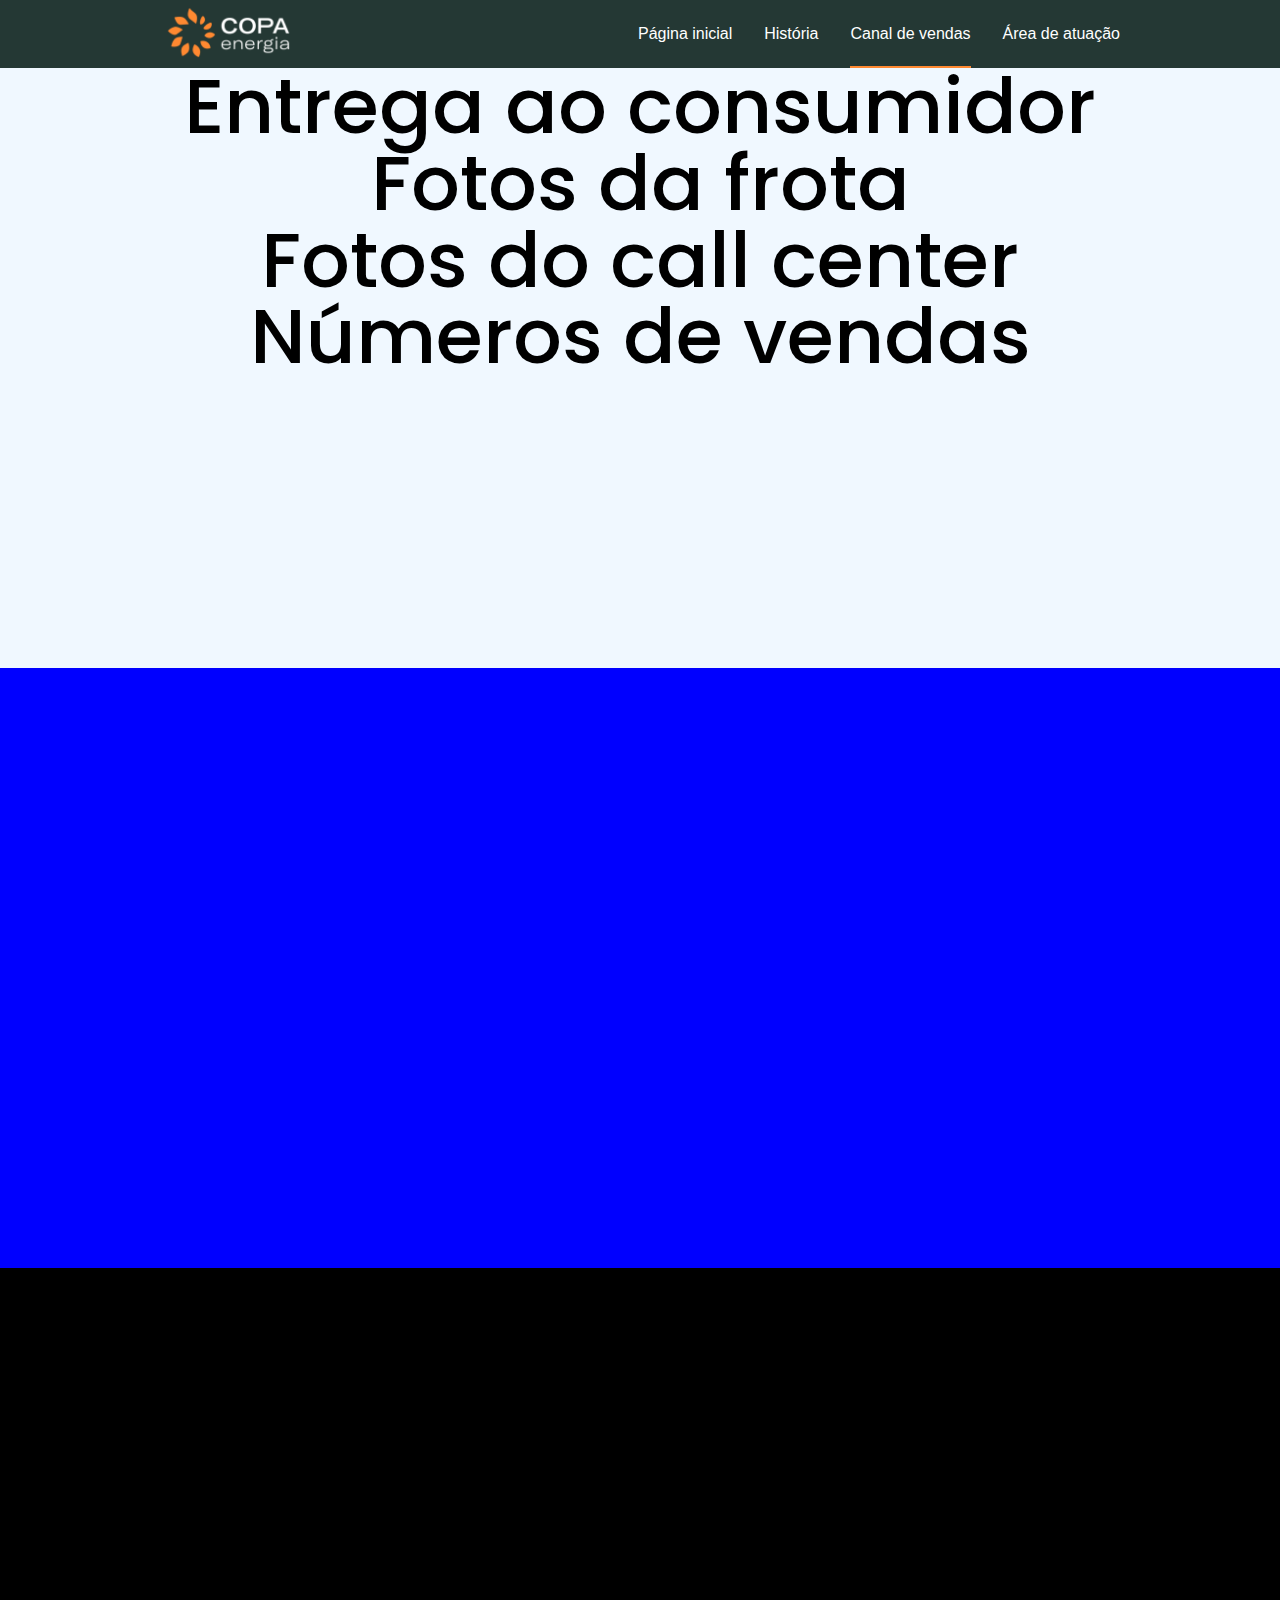
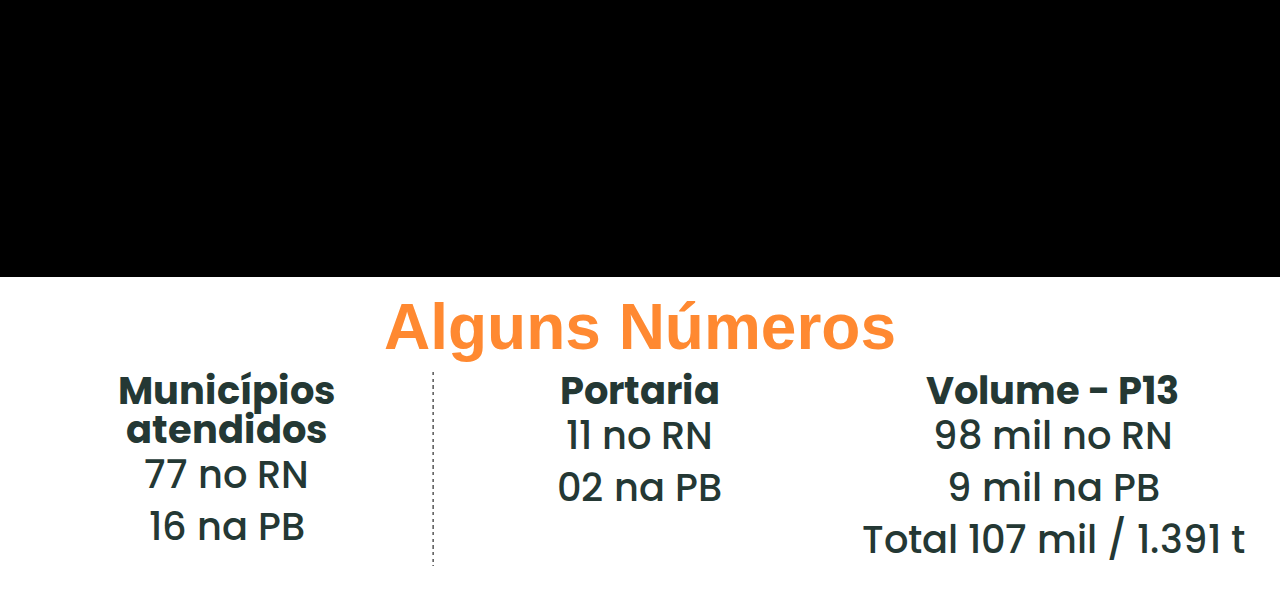
<file: pages/canal-de-vendas.html>
<!DOCTYPE html>

<html lang="PT-BR">
    <head>
        <meta charset="UTF-8">
        <meta name="viewport" content="width=device-width, initial-scale=1.0">
        
        <title>Canal de vendas - Humberto Adriano</title>
        <link rel="icon" type="image/jpg" href="../assets/images/icon.png">
        
        <link rel="preconnect" href="https://fonts.googleapis.com">
        <link rel="preconnect" href="https://fonts.gstatic.com" crossorigin>
        <link href="https://fonts.googleapis.com/css2?family=Fira+Code:wght@300..700&family=Poppins:ital,wght@0,100;0,200;0,300;0,400;0,500;0,600;0,700;0,800;0,900;1,100;1,200;1,300;1,400;1,500;1,600;1,700;1,800;1,900&display=swap" rel="stylesheet">
        
        <link rel="stylesheet" href="../css/reset.css">
        <link rel="stylesheet" href="../css/Components/titles.css">
        <link rel="stylesheet" href="../css/Components/big-numbers.css">
        <link rel="stylesheet" href="../css/Components/header.css">
        <link rel="stylesheet" href="../css/Components/map.css">
        <link rel="stylesheet" href="../css/Components/storyline.css">
        <link rel="stylesheet" href="../css/style.css">
        <script defer src="../script.js"></script>
    </head>

    <body>
        <header>
            <a href=""><img class="logo" src="../assets/images/logo2.png" alt="Copa Energia" ></a>
            <nav class="nav-header">
                <a class="atalhos-de-navegacao" href="../index.html">Página inicial</a>
                <a class="atalhos-de-navegacao" href="historia.html">História</a>
                <a class="atalhos-de-navegacao" href="canal-de-vendas.html">Canal de vendas</a>
                <a class="atalhos-de-navegacao" href="area-de-atuacao.htm">Área de atuação</a>
            </nav>
        </header>   

        <div class="venda-ao-consumidor">
            <h1 class="subtitle">Entrega ao consumidor</h1>
            <h1 class="subtitle">Fotos da frota</h1>
            <h1 class="subtitle">Fotos do call center</h1>
            <h1 class="subtitle">Números de vendas</h1>
        </div>
        <div class="venda-industrial">

        </div>
        <div class="atendimento-da-sub-rede">

        </div>
        
        <div class="big-numbers">
            <h1 class="title">Alguns Números</h1>
            <div class="box">
                <div class="box-columns" id="municipios-atendidos">
                    <h3 class="topic">Municípios atendidos</h3>
                    <p>77 no RN</p>
                    <p>16 na PB</p>
                </div>

                <div class="box-columns" id="portaria">
                    <h3 class="topic" >Portaria</h3>
                    <p>11 no RN</p>
                    <p>02 na PB</p>
                </div>
                
                <div class="box-columns" id="volume">
                    <h3 class="topic" >Volume - P13</h3>
                    <p>98 mil no RN</p>
                    <p>9 mil na PB</p>
                    <p><b>Total</b> 107 mil / 1.391 t</p>
                </div>
            </div>
        </div>

    </body>
</html>
</file>
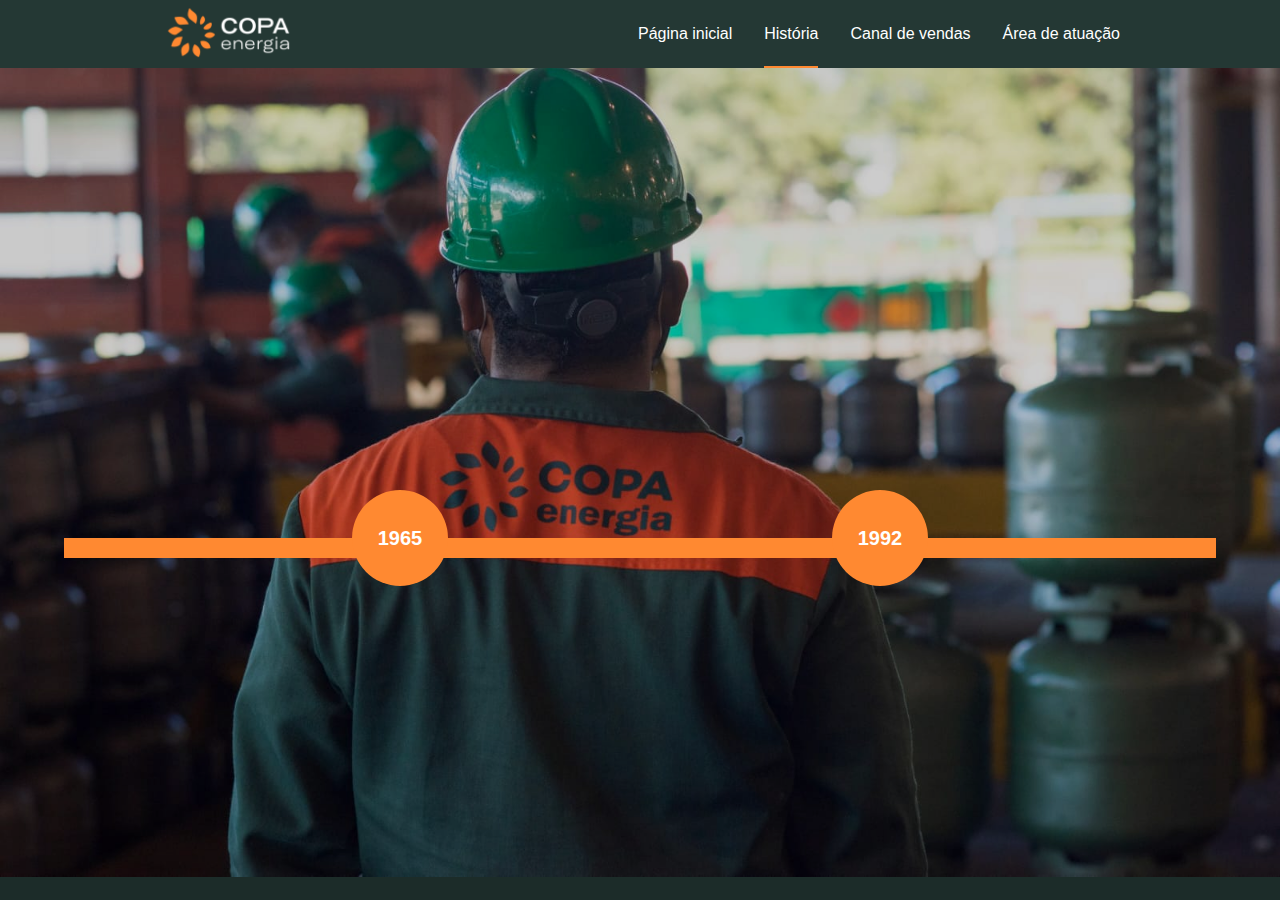
<file: pages/historia.html>
<!DOCTYPE html>

<html lang="PT-BR">
    <head>
        <meta charset="UTF-8">
        <meta name="viewport" content="width=device-width, initial-scale=1.0">
        
        <title>História - Humberto Adriano</title>
        <link rel="icon" type="image/jpg" href="../assets/images/icon.png">
        
        <link rel="preconnect" href="https://fonts.googleapis.com">
        <link rel="preconnect" href="https://fonts.gstatic.com" crossorigin>
        <link href="https://fonts.googleapis.com/css2?family=Fira+Code:wght@300..700&family=Poppins:ital,wght@0,100;0,200;0,300;0,400;0,500;0,600;0,700;0,800;0,900;1,100;1,200;1,300;1,400;1,500;1,600;1,700;1,800;1,900&display=swap" rel="stylesheet">
        
        <link rel="stylesheet" href="../css/reset.css">
        <link rel="stylesheet" href="../css/Components/titles.css">
        <link rel="stylesheet" href="../css/Components/big-numbers.css">
        <link rel="stylesheet" href="../css/Components/header.css">
        <link rel="stylesheet" href="../css/Components/map.css">
        <link rel="stylesheet" href="../css/Components/storyline.css">
        <link rel="stylesheet" href="../css/style.css">
        <script defer src="../script.js"></script>
    </head>

    <body>

        <header>
            <a href=""><img class="logo" src="../assets/images/logo2.png" alt="Copa Energia" ></a>
            <nav class="nav-header">
                <a class="atalhos-de-navegacao" href="../index.html">Página inicial</a>
                <a class="atalhos-de-navegacao" href="historia.html">História</a>
                <a class="atalhos-de-navegacao" href="canal-de-vendas.html">Canal de vendas</a>
                <a class="atalhos-de-navegacao" href="area-de-atuacao.htm">Área de atuação</a>
            </nav>
        </header>

        <div class="historia">
            <div class="card-historia active" id="ano-1965">
                <img class="imagem-historia" src="../assets/images/exemplo-foto-historia.png" alt="" width="40%" height="100%">
                <div class="corpo-historia">
                    <h3 class="ano">1965</h3>
                    <p class="texto-historia">Humberto Adriano, natural de Campo Redondo - RN e atualmente com 75 anos, iniciou sua trajetória empresarial em 1965, ao lado do pai, com um comércio de couro de boi.</p>
                </div>
            </div>
        
            <div class="card-historia" id="ano-1992">
                <img class="imagem-historia" src="../assets/images/exemplo-foto-historia.png" alt="" width="40%" height="100%">
                <div class="corpo-historia">
                    <h3 class="ano">1992</h3>
                    <p class="texto-historia">Após diversificar os negócios com uma fábrica de suco de caju, ele entrou no ramo de revenda de gás em 1992, abrindo sua primeira unidade em Santa Cruz.</p>
                </div>
            </div>

            <div class="card-historia" id="ano-1997">
                <img class="imagem-historia" src="../assets/images/exemplo-foto-historia.png" alt="" width="40%" height="100%">
                <div class="corpo-historia" >
                    <h3 class="ano">1997</h3>
                    <p class="texto-historia">A expansão foi rápida, com a abertura de novas revendas em Campina Grande em 1997</p>
                </div>
            </div>

            <div class="card-historia" id="ano-2002">
                <img class="imagem-historia" src="../assets/images/exemplo-foto-historia.png" alt="" width="40%" height="100%">
                <div class="corpo-historia">
                    <h3 class="ano">2002</h3>
                    <p class="texto-historia">Em 2002 houve a divisão dos negócios entre os filhos, com o segmento de gás de cozinha ficando sob a responsabilidade de Humberto Júnior.</p>
                </div>
            </div>

            <div class="card-historia" id="ano-2011">
                <img class="imagem-historia" src="../assets/images/exemplo-foto-historia.png" alt="" width="40%" height="100%">
                <div class="corpo-historia">
                    <h3 class="ano">2011</h3>
                    <p class="texto-historia">Sempre inovador, Humberto deixou a Liquigás em 2011 para se unir à Supergasbrás.</p>
                </div>
            </div>

            <div class="card-historia" id="ano-2018">
                <img class="imagem-historia" src="../assets/images/exemplo-foto-historia.png" alt="" width="40%" height="100%">
                <div class="corpo-historia">
                    <h3 class="ano">2018</h3>
                    <p class="texto-historia">Retornou à Liquigás em 2018 com um projeto ambicioso de expansão, que resultou em novas revendas em Mossoró, Sousa, Cajazeiras, e outras cidades.</p>
                </div>
            </div>

            <div class="card-historia" id="ano-2024">
                <img class="imagem-historia" src="../assets/images/exemplo-foto-historia.png" alt="" width="40%" height="100%">
                <div class="corpo-historia">
                    <h3 class="ano">2024</h3>
                    <p class="texto-historia">Em 2024, ele realizou a maior ampliação de sua empresa, adquirindo uma revenda de 60 mil P13 da NGB na região metropolitana de Natal. Agora, o legado de Humberto continua com seu filho, que segue os passos do pai e avô na condução dos negócios.</p>
                </div>
            </div>

        </div>
        <div class="timeline-wrapper">
            <div class="timeline">
                <div class="timeline-line"></div>
                <!-- Aqui adicionamos o ano dentro das bolas -->
                <div class="timeline-item active">
                    <div class="timeline-ball" onclick="moveToSlide(0)">
                        <span class="year">1965</span>
                    </div>
                </div>
                <div class="timeline-item active">
                    <div class="timeline-ball" onclick="moveToSlide(1)">
                        <span class="year">1992</span>
                    </div>
                </div>
                <div class="timeline-item">
                    <div class="timeline-ball" onclick="moveToSlide(2)">
                        <span class="year">1997</span>
                    </div>
                </div>
                <div class="timeline-item">
                    <div class="timeline-ball" onclick="moveToSlide(3)">
                        <span class="year">2002</span>
                    </div>
                </div>
                <div class="timeline-item">
                    <div class="timeline-ball" onclick="moveToSlide(4)">
                        <span class="year">2011</span>
                    </div>
                </div>
                <div class="timeline-item">
                    <div class="timeline-ball" onclick="moveToSlide(5)">
                        <span class="year">2018</span>
                    </div>
                </div>
                <div class="timeline-item">
                    <div class="timeline-ball" onclick="moveToSlide(6)">
                        <span class="year">2024</span>
                    </div>
                </div>
            </div>
        </div>
        
    
    </body>

</html>
</file>
<file: css/Components/titles.css>
.title {
    display: flex;
    justify-content: center;
    font-family: Arial, Helvetica, sans-serif;
    font-size: 5vw;
    font-weight: 700;
    color: #FF8931;
}
</file>
<file: css/Components/big-numbers.css>
.venda-ao-consumidor{
    width: 100%;
    height: 600px;
    background-color: aliceblue;
}
.subtitle{
    display: flex;
    flex-direction: column;
    align-items: center;
    margin: 0;
    font-family: "Poppins", Arial, Helvetica, sans-serif;
    font-size:6vw;
    font-weight:500;
    color: black;
    z-index: -1;
    animation-name: slideleft;
    animation-duration: 2s;
}
@keyframes slideleft{
    from{transform: translateX(100%);}
}


.venda-industrial{
    width: 100%;
    height: 600px;
    background-color: blue;
}

.atendimento-da-sub-rede{
    width: 100%;
    height: 600px;
    background-color: black;
}

.big-numbers {
    background-color: white;
    border-top: solid 0.7032348804500703vw black;
    padding: 1.4064697609001406vw 0px;
}

.box {
    display: flex;
    justify-content: space-between;
    padding: 1.042vw 1.563vw;
}

.box-columns {
    position: relative;
    flex: 1;
    text-align: center;
}

.box-columns:not(:first-child)::before {
    content: "";
    position: absolute;
    top: 0;
    left: 0;
    width: 0.2%;
    height: 100%;
    background: repeating-linear-gradient(
        to bottom,
        black,
        black 0.26vw,
        transparent 0.26vw,
        transparent 0.521vw
    );
    transform: translateX(-50%);
    }

.topic {
    font-family:  "Poppins", Arial, Helvetica, sans-serif;
    font-size:3vw;
    font-weight:bold;
    color: #243834;
    align-self: center;
}

.big-numbers p {
    font-family:  "Poppins", Arial, Helvetica, sans-serif;
    font-size:3vw;
    font-weight:500;
    color: #243834;
    padding: 0.521vw;
    transition: transform 0.1s linear;
}

.big-numbers p:hover {
    transform: scale(1.05);
}
</file>
<file: css/Components/header.css>
header{
    display: flex;
    background-color: #243834;
    padding: 2px 160px;
    justify-content: space-between;
    align-items: center;
    height: 64px;
}

.logo{
    width: 137px;
}

.nav-header{
    display: inline-flex;
    align-items: center;
    gap: 32px;
}

.atalhos-de-navegacao {
    display: inline-flex;
    align-items: center;
    color: #FFFFFF;
    text-decoration: none;
    font-family: Arial, Helvetica, sans-serif;
    font-size: 16px;
    font-weight: 400;
    position: relative;
}
.active-page::after {
    content: "";
    position: absolute;
    bottom: -26px; /* Ajuste para colar a linha na parte inferior */
    left: 0;
    right: 0;
    height: 2px; /* Altura da linha */
    background-color: #FF8931; /* Cor laranja da linha */
    width: 100%; /* Largura igual à da palavra */
}
</file>
<file: css/Components/map.css>
.container{
    display: flex;
    justify-content: center;
    padding-top: 40px;
}

.svg-container{
    position: relative;
    width: 640px;
    height: 640px;
    background-color: #243834;
    border-radius: 24px;
    margin-right: 32px;
}

#svgmap-pb {
    display: none;
}

.svgbutton {
    cursor: pointer;
    fill: #FF8931;
}

svg {
    display: block;
    margin: 0 auto;
    padding: 0;
    width: 100%;
    height: auto;
}

path {
    fill:white;
    transition: transform 0.3s ease, fill 0.3s ease;
    transform-origin: center; 
}

path:hover {
    transform: scale(1.01);
    fill: #6b6b6b;   
}

.svgbutton:hover {
    transform: scale(1.01);
    fill: #FF8931;   
}

.card-revendas {
    display: none;
}

.card-revendas.active{
    display: flex;
    flex-direction: column;
    align-items: center;
    gap: 20px;
    width: 432px;
    background-color: white;
    height: 624px;
    border-radius: 24px;
    padding: 8px;
}

.image-revenda {
    width:430px;
    border-radius: 20px;
}

.card-revendas.active ul{
    font-family: Arial, Helvetica, sans-serif;
    font-size: 18px;
    font-weight: 700;
}
</file>
<file: css/Components/storyline.css>
.historia{
    padding: 40px 220px 0px;
    display: flex;
    transition: transform 0.5s ease-in-out; /* Animação suave */
    transform: translateX(0); /* Começa no primeiro card */
    position: relative;
    margin:20px;
}

.texto-historia {
    line-height: normal;
    padding: 24px 0 0 0;
    font-family:Arial, Helvetica, sans-serif;
    font-size: 1.5vw;
    font-weight: 500;
    color: white;
}

.ano{
    display: flex;
    color: #FF8931;
    text-align: center;
    font-family: Arial;
    font-size: 30px;
    font-style: normal;
    font-weight: 700;
    line-height: normal;
}

.card-historia {
    display: none;
    gap: 32px;
    border-radius: 24px;
    box-shadow: 4px 4px 4px 0px #000000;
    background-color: #243834;
    align-items: center;
    justify-content: space-between;
    padding: 48px;
    opacity: 0;
    transition: opacity 0.5s ease-in-out; /* Transição de opacidade para o efeito de aparecimento */
    animation-name: opacity;
    animation-duration: 2s;
}
@keyframes opacity{
    to{
        opacity: 1;
    }
}

.card-historia.active{
    display: flex;
    opacity: 0;
    transform: translateX(0); /* O card ativo fica no centro */
    animation-name: opacity;
    animation-duration: 1s;
    animation-fill-mode: forwards;
}
@keyframes opacity{
    to{
        opacity: 1;
    }
}

.corpo-historia{
    align-self: flex-start;
}

/* #ano-1992,#ano-1997,#ano-2002,#ano-2011,#ano-2018, #ano-2024  {
    display: none;
} */

/* Envolve a linha do tempo */
.timeline-wrapper {
    display: flex;
    justify-content: center;
    position: relative;
    width: 100%;
}

/* A linha que conecta as bolas */
.timeline-line {
    position: absolute;
    top: 50%;
    width: 150%;
    height: 20px;
    background-color: #FF8931;
    z-index: 1;
    transition: all 0.5s ease;
}

/* Cada item da linha do tempo */
.timeline {
    display: flex;
    justify-content: center;
    gap: 50%;
    position: relative;
    width: 60%; /* Limitar a largura */
}

.timeline-item {
    position: relative;
    z-index: 2;
}

.timeline-ball {
    width: 96px; /* Ajuste o tamanho para caber o texto */
    height: 96px;
    background-color: #FF8931;
    border-radius: 50%;
    display: flex;
    justify-content: center;
    align-items: center;
    position: relative;
    cursor: pointer;
    transition: transform 0.3s ease;
}

.timeline-ball .year {
    color: white;
    font-family: Arial, Helvetica, sans-serif;
    font-size: 20px;
    font-weight: bold;
    position: absolute;
    top: 50%;
    transform: translateY(-50%);
    text-align: center;
}

/* Bola ativa */
.timeline-ball.active {
    background-color: #333;
}


/* Controle da visibilidade das bolas */
.timeline-item {
    display: none;
}

.timeline-item.active {
    display: block;
}
</file>
<file: css/style.css>
body{
    background-color: #243834;
    font-family: Arial, Helvetica, sans-serif;
    background-image: url(../assets/images/capanova.jpg);
    background-size: 100%;
    background-position-y: center;
    background-repeat: no-repeat;
    position: relative;
    isolation: isolate;
    min-height:650px;
    height: fit-content;
    height: 100svh;
}

body::after{
    content: "";
    position: absolute;
    z-index: -2 ;
    inset: 0;
    background: black;
    opacity: .2;    
}

.cover{
    padding: 10svh 0 0 0 ;
    display: flex;
    justify-content: space-between;
    flex-direction: column;
    align-items: center;
}

.cover .title {
    font-size: 64px;
    font-style: normal;
    text-shadow: 0px 4px 4px rgba(0, 0, 0, 0.25);
    font-weight: 700;
    display: inline;
    color: white;
    animation-name: sliderigth;
    animation-duration: 5s ;
} 
@keyframes sliderigth{
    0%{
        font-size: 120px;
        opacity: 0;
        position: fixed;
    }
    50%{
        opacity: 1;
        font-size: 120px;  
        animation-delay: 2s;  
        position: fixed ;
    }
    90%{
        position:fixed ;
    }
}

.cover .subtitle{
    display: flex;
    flex-direction: column;
    align-items: center;
    padding: 3svh 0 0 0 ;
    font-family: Arial, Helvetica, sans-serif;
    text-shadow: 0px 4px 4px rgba(0, 0, 0, 0.25);
    font-size: 36px;
    font-weight:700;
    color: white;
    animation-name: slideleft;
    animation-duration: 2s;
    animation-delay: 5s;
    opacity: 0;
    animation-fill-mode: forwards;
}
@keyframes slideleft{
    to{opacity: 1;}
}

.navegation {
    display: flex;
    justify-content: center; /* Centraliza os cards horizontalmente */
    align-items: center;
    flex-wrap: wrap; /* Permite que os cards se ajustem em diferentes linhas, caso necessário */
    padding: 5svh 0px 48px 0px;
    animation-name: showbutton;
    opacity: 0;
    animation-duration: 2s;
    animation-delay: 5s;
    animation-fill-mode: forwards;
    gap: 32px;
    width: 100%;
    box-sizing: border-box; /* Garante que o padding e borda sejam incluídos na largura */
}

@keyframes showbutton {
    to { opacity: 1; }
}

.button {
    display: inline-flex;
    justify-content: center;
    align-items: center;
    background-color: #FF8931;
    padding: 12px 24px;
    border-radius: 8px;
    margin: 0;
    transition: transform 0.1s linear;
    font-family: Arial, Helvetica, sans-serif;
    font-size: 16px;
    font-weight: 700;
    text-decoration: none;
    color: #FFFFFF;
}

.button:hover {
    transform: scale(1.02);
}

.icon-card {
    height: 48px;
    width: auto;
}

.card-navegation {
    background-color: #FFFFFF;
    display: flex;
    width: 290px;
    padding: 10px;
    flex-direction: column;
    align-items: center;
    gap: 24px;
    border-radius: 16px;
    box-shadow: 2px 4px 4px rgba(0, 0, 0, 0.25);
}

.card-title {
    align-self: stretch;
    color: #FF8931;
    text-align: center;
    font-family: Arial;
    font-size: 20px;
    font-style: normal;
    font-weight: 700;
    line-height: normal;
}

.card-text {
    align-self: stretch;
    color: #000;
    text-align: center;
    font-family: Arial;
    font-size: 16px;
    font-style: normal;
    font-weight: 400;
    line-height: normal;
}
</file>
